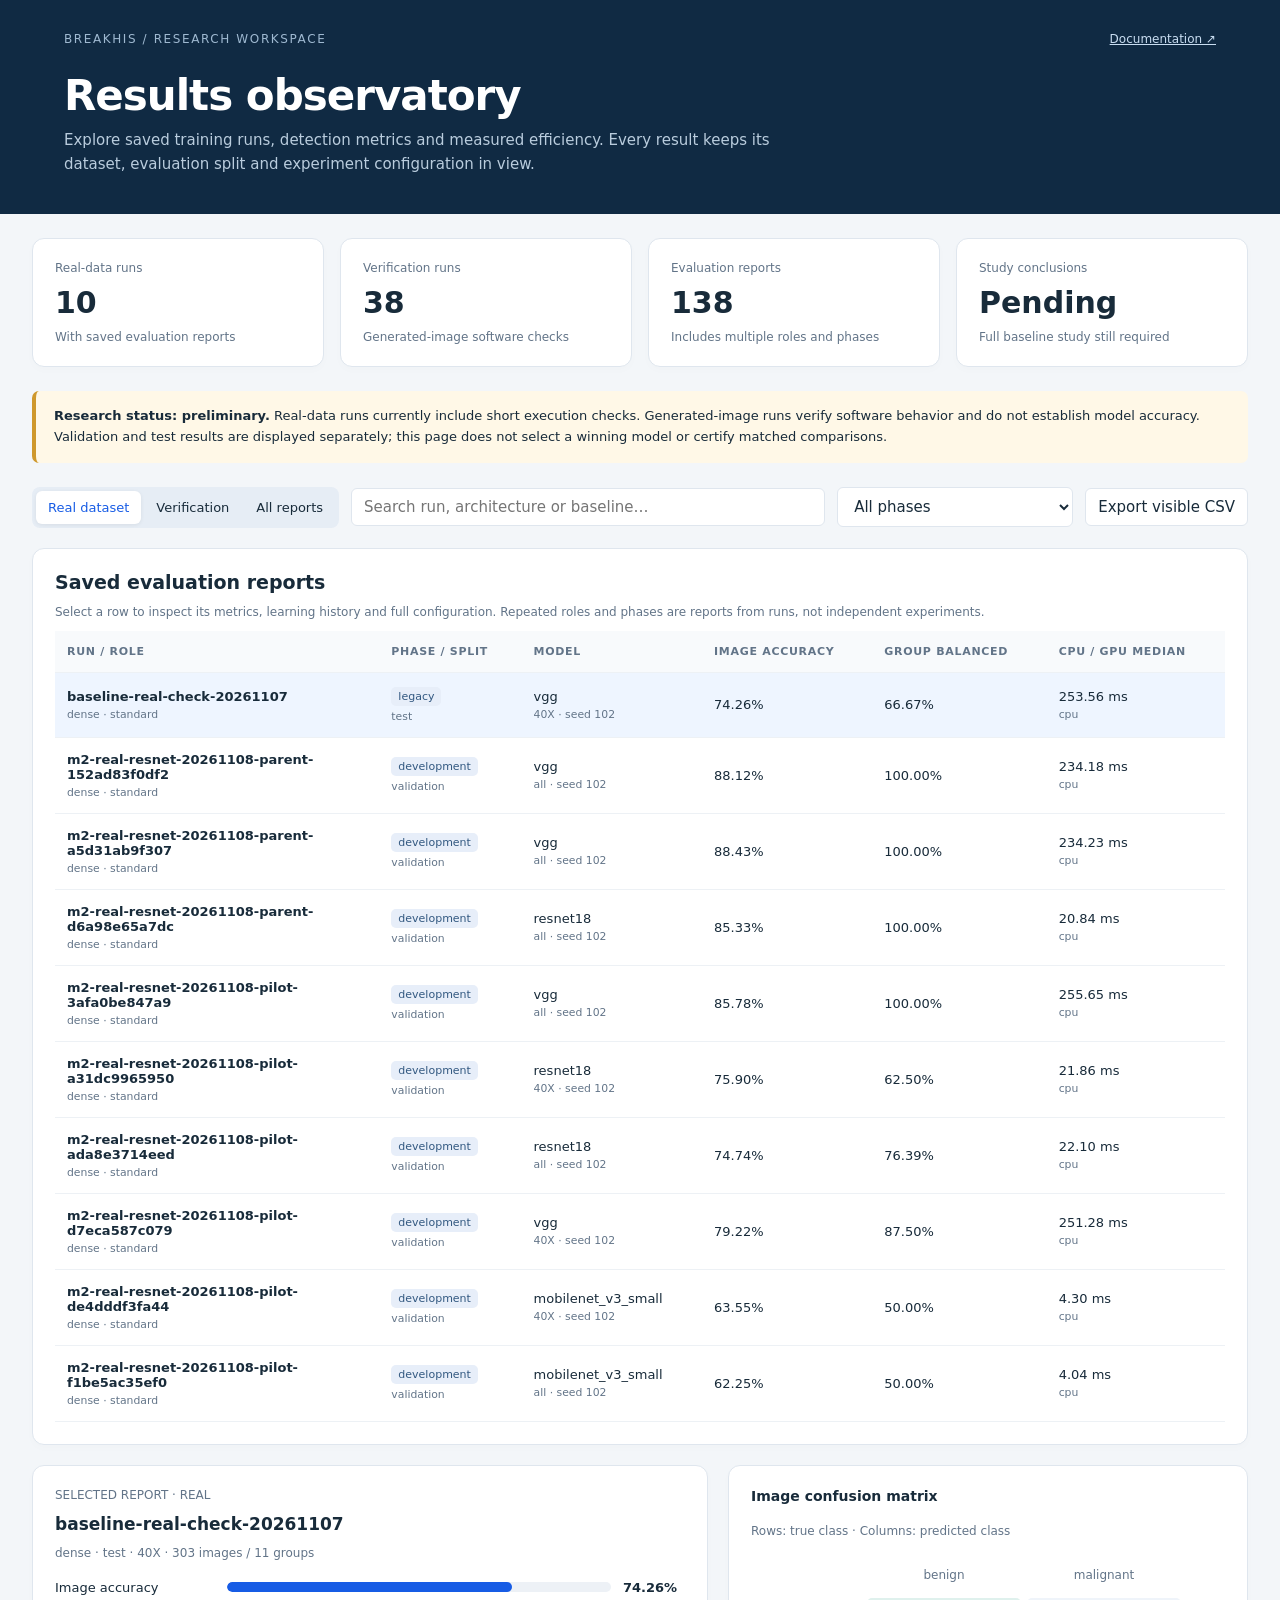
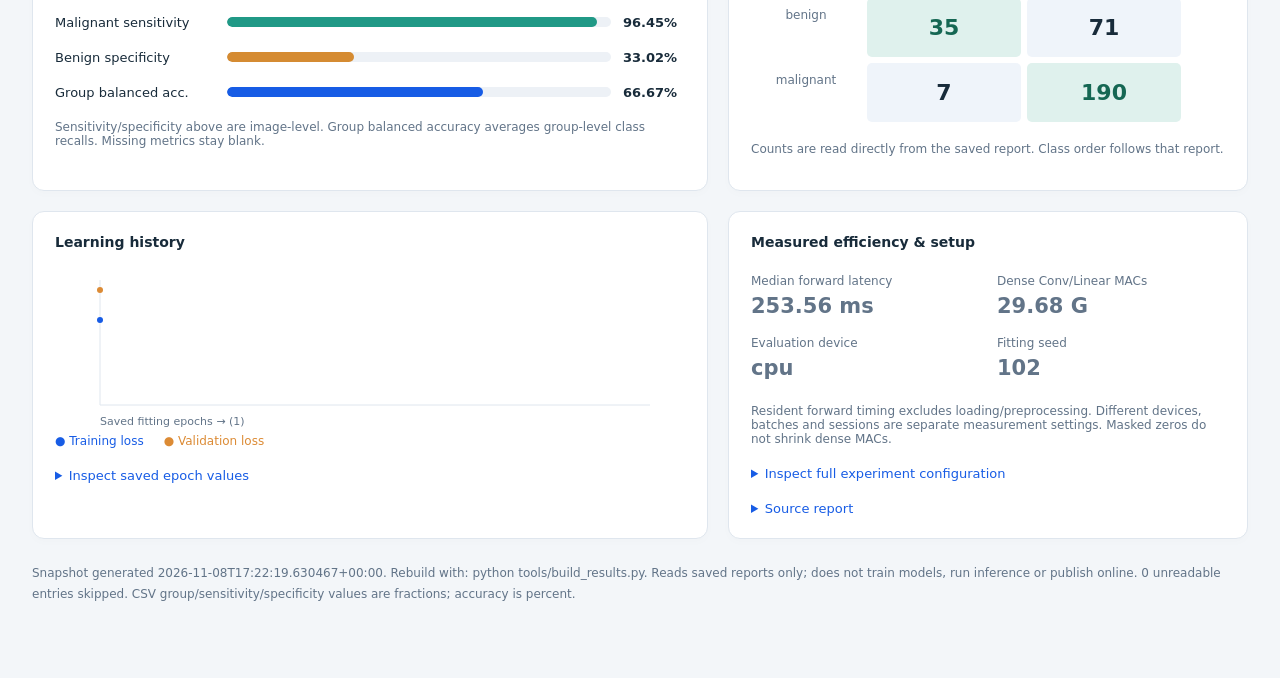
<file: docs/results.html>
<!doctype html>
<html lang="en"><head><meta charset="utf-8"><meta name="viewport" content="width=device-width,initial-scale=1"><title>BreaKHis · Results observatory</title>
<style>
:root{font-family:Segoe UI,system-ui,sans-serif;color:#182b3a;background:#f3f6f9;font-size:15px;--blue:#175ce5;--muted:#627488;--line:#dfE6ee}*{box-sizing:border-box}body{margin:0}header{background:#102a43;color:white;padding:32px max(5vw,24px) 38px;position:relative}nav{display:flex;justify-content:space-between;align-items:center;font-size:12px;letter-spacing:1.6px;color:#9fb9d1}nav a{color:#c9ddf1;letter-spacing:0}h1{font-size:clamp(28px,4vw,42px);margin:25px 0 8px;font-weight:650;letter-spacing:-1px}header p{color:#b9ccdd;max-width:760px;line-height:1.6;margin:0}main{max-width:1440px;margin:24px auto;padding:0 32px 48px}.summary{display:grid;grid-template-columns:repeat(4,1fr);gap:16px;margin:24px 0}.card,.panel{background:white;border:1px solid var(--line);border-radius:12px;padding:22px;box-shadow:0 3px 10px #102a4304}.card .number{font-size:30px;font-weight:650;margin:10px 0}.label,.subtle{color:var(--muted);font-size:12px}.notice{border-left:4px solid #cf982c;background:#fff8e7;padding:15px 18px;border-radius:7px;line-height:1.6;font-size:13px;margin-bottom:24px}.toolbar{display:flex;gap:12px;align-items:center;flex-wrap:wrap;margin:20px 0}.tabs{display:flex;background:#e6edf5;border-radius:8px;padding:4px;gap:3px}button,select,input{font:inherit;border-radius:6px;border:1px solid var(--line);background:white;padding:9px 12px;color:inherit}button{cursor:pointer}.tabs button{border:0;background:transparent;font-size:13px}.tabs button.active{background:white;color:var(--blue);box-shadow:0 1px 4px #0001}input{flex:1;min-width:180px}h2{font-size:19px;margin:0 0 7px}h3{font-size:14px;margin:0 0 20px}.scroll{overflow-x:auto}table{width:100%;border-collapse:collapse;text-align:left;font-size:13px}th{color:var(--muted);font-size:11px;text-transform:uppercase;letter-spacing:.7px;background:#f8fafc;white-space:nowrap}td,th{padding:14px 12px;border-bottom:1px solid #edf1f5}tbody tr{cursor:pointer}tbody tr:hover,tbody tr.selected{background:#eef5ff}td:first-child{max-width:275px;word-break:break-word}td small{display:block;color:var(--muted);margin-top:4px}.badge{display:inline-block;border-radius:5px;background:#e7eef9;color:#325880;padding:3px 7px;font-size:11px}.grid{display:grid;grid-template-columns:1.3fr 1fr;gap:20px;margin-top:20px}.barline{display:grid;grid-template-columns:160px 1fr 62px;gap:12px;align-items:center;margin:20px 0;font-size:13px}.track{height:10px;background:#edf1f6;border-radius:8px;overflow:hidden}.fill{height:100%;background:var(--blue);border-radius:8px}.metriclist{display:grid;grid-template-columns:1fr 1fr;gap:18px;margin:24px 0}.metriclist strong{display:block;font-size:21px;margin-top:6px}.matrix{display:grid;grid-template-columns:110px 1fr 1fr;gap:6px;max-width:430px;margin:20px 0;text-align:center}.cell{background:#eff4fa;padding:17px;border-radius:5px;font-size:22px;font-weight:600}.correct{background:#dff1ed;color:#156753}.axis{font-size:12px;color:var(--muted);padding:10px 2px}pre{background:#f7f9fc;padding:15px;overflow:auto;max-height:350px;font-size:12px;border-radius:7px;line-height:1.6}details{margin-top:20px}summary{cursor:pointer;color:var(--blue);font-size:13px}footer{font-size:12px;color:var(--muted);line-height:1.8;margin-top:24px}.empty{padding:35px;color:var(--muted);text-align:center}.run-title{overflow-wrap:anywhere;font-size:17px}a{color:var(--blue)}.spark{width:100%;height:160px}.legend{display:flex;gap:20px;font-size:12px;color:var(--muted)}@media(max-width:850px){main{padding:0 16px 30px}.summary{grid-template-columns:1fr 1fr}.grid{grid-template-columns:1fr}.barline{grid-template-columns:130px 1fr 58px}}@media print{header{background:white;color:black}header p{color:#333}.toolbar,nav a{display:none}.panel{break-inside:avoid}.scroll{overflow:visible}main{padding:0}.grid{display:block}}
</style></head><body>
<header><nav><span>BREAKHIS / RESEARCH WORKSPACE</span><a href="index.html">Documentation ↗</a></nav><h1>Results observatory</h1><p>Explore saved training runs, detection metrics and measured efficiency. Every result keeps its dataset, evaluation split and experiment configuration in view.</p></header>
<main><div class="summary" id="summary"></div><div class="notice"><b>Research status: preliminary.</b> Real-data runs currently include short execution checks. Generated-image runs verify software behavior and do not establish model accuracy. Validation and test results are displayed separately; this page does not select a winning model or certify matched comparisons.</div>
<div class="toolbar"><div class="tabs" aria-label="Dataset scope"><button class="active" data-scope="real">Real dataset</button><button data-scope="verification">Verification</button><button data-scope="all">All reports</button></div><input id="search" aria-label="Search runs" placeholder="Search run, architecture or baseline…"><select id="phase" aria-label="Evaluation phase"><option value="all">All phases</option><option value="development">Development · validation</option><option value="final">Final · test</option><option value="legacy">Legacy reports</option></select><button id="export">Export visible CSV</button></div>
<section class="panel"><h2>Saved evaluation reports</h2><p class="subtle">Select a row to inspect its metrics, learning history and full configuration. Repeated roles and phases are reports from runs, not independent experiments.</p><div class="scroll"><table><thead><tr><th>Run / role</th><th>Phase / split</th><th>Model</th><th>Image accuracy</th><th>Group balanced</th><th>CPU / GPU median</th></tr></thead><tbody id="rows"></tbody></table></div><div id="empty" class="empty" hidden>No saved reports match these filters.</div></section>
<div id="detail"></div><footer id="footer"></footer></main>
<script type="application/json" id="data">{"generated": "2026-11-08T17:22:19.630467+00:00", "records": [{"id": "baseline-real-check-20261107/legacy/dense.metrics", "run": "baseline-real-check-20261107", "category": "real", "phase": "legacy", "role": "dense", "split": "test", "model": "vgg", "magnification": "40X", "baseline": "standard", "ranking": null, "seed": 102, "accuracy": 74.25742574257426, "sensitivity": 0.9644670050761421, "specificity": 0.330188679245283, "group_balanced": 0.6666666666666666, "samples": 303, "groups": 11, "matrix": [[35, 71], [7, 190]], "classes": ["benign", "malignant"], "latency": 253.55595, "device": "cpu", "macs": 29681714176, "config": {"schema_version": 1, "name": "real-baseline-check", "data": {"manifest": "D:\\Sutanu_WorkSpace\\BreakHis\\BreakHisClassification\\artifacts\\data\\manifest.json", "source": "cancer_binary", "magnification": "40X", "data_root": "D:\\Sutanu_WorkSpace\\BreakHis\\Dataset\\dataset_cancer_v1\\classificacao_binaria"}, "training": {"model": "vgg", "epochs": 1, "batch_size": 32, "num_workers": 0, "device": "cuda", "seed": 102, "deterministic": true, "learning_rate": 0.0001, "optimizer": "adam", "weight_decay": 0.0001, "scheduler": "none", "selection_metric": "group_balanced_accuracy", "cpu_threads": 2}, "pruning": null, "evaluation": {"device": "cpu", "cpu_threads": 2, "batch_size": 1, "warmup": 50, "repeats": 200}}, "history": [{"epoch": 1, "training_loss": 0.4421433210372925, "validation_loss": 0.6072251193494682, "validation_accuracy_percent": 79.21686746987952, "selection_metric": "group_balanced_accuracy", "selection_score_percent": 87.5, "training_seconds": 11.231952300004195, "learning_rate": 0.0001, "stage": "train"}], "report": "baseline-real-check-20261107/dense.metrics.json"}, {"id": "m1-acceptance-52bd709f-channel/development/dense.metrics", "run": "m1-acceptance-52bd709f-channel", "category": "verification", "phase": "development", "role": "dense", "split": "validation", "model": "vgg", "magnification": "40X", "baseline": "standard", "ranking": null, "seed": 102, "accuracy": 50.0, "sensitivity": 0.0, "specificity": 1.0, "group_balanced": 0.5, "samples": 2, "groups": 2, "matrix": [[1, 0], [1, 0]], "classes": ["benign", "malignant"], "latency": 258.5653, "device": "cpu", "macs": 29681714176, "config": {"schema_version": 1, "name": "vgg-channel", "data": {"manifest": "D:\\Sutanu_WorkSpace\\BreakHis\\BreakHisClassification\\artifacts\\m1-5-public-smoke\\data\\manifest.json", "source": "cancer_binary", "magnification": "40X", "data_root": "D:\\Sutanu_WorkSpace\\BreakHis\\BreakHisClassification\\artifacts\\m1-5-public-smoke\\Dataset\\dataset_cancer_v1\\classificacao_binaria"}, "training": {"model": "vgg", "epochs": 1, "batch_size": 2, "num_workers": 0, "device": "cpu", "seed": 102, "deterministic": true, "learning_rate": 0.0001, "optimizer": "adam", "weight_decay": 0.0001, "scheduler": "none", "selection_metric": "group_balanced_accuracy", "cpu_threads": 2}, "pruning": {"method": "channel", "sparsity": 0.5, "finetune_epochs": 1}, "evaluation": {"device": "cpu", "cpu_threads": 2, "batch_size": 1, "warmup": 0, "repeats": 2}}, "history": [{"epoch": 1, "training_loss": 0.7806086540222168, "validation_loss": 0.6931692957878113, "validation_accuracy_percent": 50.0, "selection_metric": "group_balanced_accuracy", "selection_score_percent": 50.0, "training_seconds": 5.9443428999511525, "validation_seconds": 0.496964999998454, "optimizer_steps": 4, "learning_rate": 0.0001, "next_learning_rate": 0.0001, "stage": "train"}, {"epoch": 1, "training_loss": 0.7763758897781372, "validation_loss": 0.6931558847427368, "validation_accuracy_percent": 50.0, "selection_metric": "group_balanced_accuracy", "selection_score_percent": 50.0, "training_seconds": 1.8164523000014015, "validation_seconds": 0.15382449998287484, "optimizer_steps": 4, "learning_rate": 0.0001, "next_learning_rate": 0.0001, "stage": "finetune"}], "report": "m1-acceptance-52bd709f-channel/development/dense.metrics.json"}, {"id": "m1-acceptance-52bd709f-channel/development/finetuned.metrics", "run": "m1-acceptance-52bd709f-channel", "category": "verification", "phase": "development", "role": "finetuned", "split": "validation", "model": "vgg", "magnification": "40X", "baseline": "standard", "ranking": null, "seed": 102, "accuracy": 50.0, "sensitivity": 0.0, "specificity": 1.0, "group_balanced": 0.5, "samples": 2, "groups": 2, "matrix": [[1, 0], [1, 0]], "classes": ["benign", "malignant"], "latency": 71.6473, "device": "cpu", "macs": 7442104832, "config": {"schema_version": 1, "name": "vgg-channel", "data": {"manifest": "D:\\Sutanu_WorkSpace\\BreakHis\\BreakHisClassification\\artifacts\\m1-5-public-smoke\\data\\manifest.json", "source": "cancer_binary", "magnification": "40X", "data_root": "D:\\Sutanu_WorkSpace\\BreakHis\\BreakHisClassification\\artifacts\\m1-5-public-smoke\\Dataset\\dataset_cancer_v1\\classificacao_binaria"}, "training": {"model": "vgg", "epochs": 1, "batch_size": 2, "num_workers": 0, "device": "cpu", "seed": 102, "deterministic": true, "learning_rate": 0.0001, "optimizer": "adam", "weight_decay": 0.0001, "scheduler": "none", "selection_metric": "group_balanced_accuracy", "cpu_threads": 2}, "pruning": {"method": "channel", "sparsity": 0.5, "finetune_epochs": 1}, "evaluation": {"device": "cpu", "cpu_threads": 2, "batch_size": 1, "warmup": 0, "repeats": 2}}, "history": [{"epoch": 1, "training_loss": 0.7806086540222168, "validation_loss": 0.6931692957878113, "validation_accuracy_percent": 50.0, "selection_metric": "group_balanced_accuracy", "selection_score_percent": 50.0, "training_seconds": 5.9443428999511525, "validation_seconds": 0.496964999998454, "optimizer_steps": 4, "learning_rate": 0.0001, "next_learning_rate": 0.0001, "stage": "train"}, {"epoch": 1, "training_loss": 0.7763758897781372, "validation_loss": 0.6931558847427368, "validation_accuracy_percent": 50.0, "selection_metric": "group_balanced_accuracy", "selection_score_percent": 50.0, "training_seconds": 1.8164523000014015, "validation_seconds": 0.15382449998287484, "optimizer_steps": 4, "learning_rate": 0.0001, "next_learning_rate": 0.0001, "stage": "finetune"}], "report": "m1-acceptance-52bd709f-channel/development/finetuned.metrics.json"}, {"id": "m1-acceptance-52bd709f-channel/development/pruned.metrics", "run": "m1-acceptance-52bd709f-channel", "category": "verification", "phase": "development", "role": "pruned", "split": "validation", "model": "vgg", "magnification": "40X", "baseline": "standard", "ranking": null, "seed": 102, "accuracy": 50.0, "sensitivity": 1.0, "specificity": 0.0, "group_balanced": 0.5, "samples": 2, "groups": 2, "matrix": [[0, 1], [0, 1]], "classes": ["benign", "malignant"], "latency": 74.50805, "device": "cpu", "macs": 7442104832, "config": {"schema_version": 1, "name": "vgg-channel", "data": {"manifest": "D:\\Sutanu_WorkSpace\\BreakHis\\BreakHisClassification\\artifacts\\m1-5-public-smoke\\data\\manifest.json", "source": "cancer_binary", "magnification": "40X", "data_root": "D:\\Sutanu_WorkSpace\\BreakHis\\BreakHisClassification\\artifacts\\m1-5-public-smoke\\Dataset\\dataset_cancer_v1\\classificacao_binaria"}, "training": {"model": "vgg", "epochs": 1, "batch_size": 2, "num_workers": 0, "device": "cpu", "seed": 102, "deterministic": true, "learning_rate": 0.0001, "optimizer": "adam", "weight_decay": 0.0001, "scheduler": "none", "selection_metric": "group_balanced_accuracy", "cpu_threads": 2}, "pruning": {"method": "channel", "sparsity": 0.5, "finetune_epochs": 1}, "evaluation": {"device": "cpu", "cpu_threads": 2, "batch_size": 1, "warmup": 0, "repeats": 2}}, "history": [{"epoch": 1, "training_loss": 0.7806086540222168, "validation_loss": 0.6931692957878113, "validation_accuracy_percent": 50.0, "selection_metric": "group_balanced_accuracy", "selection_score_percent": 50.0, "training_seconds": 5.9443428999511525, "validation_seconds": 0.496964999998454, "optimizer_steps": 4, "learning_rate": 0.0001, "next_learning_rate": 0.0001, "stage": "train"}, {"epoch": 1, "training_loss": 0.7763758897781372, "validation_loss": 0.6931558847427368, "validation_accuracy_percent": 50.0, "selection_metric": "group_balanced_accuracy", "selection_score_percent": 50.0, "training_seconds": 1.8164523000014015, "validation_seconds": 0.15382449998287484, "optimizer_steps": 4, "learning_rate": 0.0001, "next_learning_rate": 0.0001, "stage": "finetune"}], "report": "m1-acceptance-52bd709f-channel/development/pruned.metrics.json"}, {"id": "m1-acceptance-52bd709f-channel/final/dense.metrics", "run": "m1-acceptance-52bd709f-channel", "category": "verification", "phase": "final", "role": "dense", "split": "test", "model": "vgg", "magnification": "40X", "baseline": "standard", "ranking": null, "seed": 102, "accuracy": 50.0, "sensitivity": 0.0, "specificity": 1.0, "group_balanced": 0.5, "samples": 2, "groups": 2, "matrix": [[1, 0], [1, 0]], "classes": ["benign", "malignant"], "latency": 284.4395, "device": "cpu", "macs": 29681714176, "config": {"schema_version": 1, "name": "vgg-channel", "data": {"manifest": "D:\\Sutanu_WorkSpace\\BreakHis\\BreakHisClassification\\artifacts\\m1-5-public-smoke\\data\\manifest.json", "source": "cancer_binary", "magnification": "40X", "data_root": "D:\\Sutanu_WorkSpace\\BreakHis\\BreakHisClassification\\artifacts\\m1-5-public-smoke\\Dataset\\dataset_cancer_v1\\classificacao_binaria"}, "training": {"model": "vgg", "epochs": 1, "batch_size": 2, "num_workers": 0, "device": "cpu", "seed": 102, "deterministic": true, "learning_rate": 0.0001, "optimizer": "adam", "weight_decay": 0.0001, "scheduler": "none", "selection_metric": "group_balanced_accuracy", "cpu_threads": 2}, "pruning": {"method": "channel", "sparsity": 0.5, "finetune_epochs": 1}, "evaluation": {"device": "cpu", "cpu_threads": 2, "batch_size": 1, "warmup": 0, "repeats": 2}}, "history": [{"epoch": 1, "training_loss": 0.7806086540222168, "validation_loss": 0.6931692957878113, "validation_accuracy_percent": 50.0, "selection_metric": "group_balanced_accuracy", "selection_score_percent": 50.0, "training_seconds": 5.9443428999511525, "validation_seconds": 0.496964999998454, "optimizer_steps": 4, "learning_rate": 0.0001, "next_learning_rate": 0.0001, "stage": "train"}, {"epoch": 1, "training_loss": 0.7763758897781372, "validation_loss": 0.6931558847427368, "validation_accuracy_percent": 50.0, "selection_metric": "group_balanced_accuracy", "selection_score_percent": 50.0, "training_seconds": 1.8164523000014015, "validation_seconds": 0.15382449998287484, "optimizer_steps": 4, "learning_rate": 0.0001, "next_learning_rate": 0.0001, "stage": "finetune"}], "report": "m1-acceptance-52bd709f-channel/final/dense.metrics.json"}, {"id": "m1-acceptance-52bd709f-channel/final/finetuned.metrics", "run": "m1-acceptance-52bd709f-channel", "category": "verification", "phase": "final", "role": "finetuned", "split": "test", "model": "vgg", "magnification": "40X", "baseline": "standard", "ranking": null, "seed": 102, "accuracy": 50.0, "sensitivity": 0.0, "specificity": 1.0, "group_balanced": 0.5, "samples": 2, "groups": 2, "matrix": [[1, 0], [1, 0]], "classes": ["benign", "malignant"], "latency": 71.43084999999999, "device": "cpu", "macs": 7442104832, "config": {"schema_version": 1, "name": "vgg-channel", "data": {"manifest": "D:\\Sutanu_WorkSpace\\BreakHis\\BreakHisClassification\\artifacts\\m1-5-public-smoke\\data\\manifest.json", "source": "cancer_binary", "magnification": "40X", "data_root": "D:\\Sutanu_WorkSpace\\BreakHis\\BreakHisClassification\\artifacts\\m1-5-public-smoke\\Dataset\\dataset_cancer_v1\\classificacao_binaria"}, "training": {"model": "vgg", "epochs": 1, "batch_size": 2, "num_workers": 0, "device": "cpu", "seed": 102, "deterministic": true, "learning_rate": 0.0001, "optimizer": "adam", "weight_decay": 0.0001, "scheduler": "none", "selection_metric": "group_balanced_accuracy", "cpu_threads": 2}, "pruning": {"method": "channel", "sparsity": 0.5, "finetune_epochs": 1}, "evaluation": {"device": "cpu", "cpu_threads": 2, "batch_size": 1, "warmup": 0, "repeats": 2}}, "history": [{"epoch": 1, "training_loss": 0.7806086540222168, "validation_loss": 0.6931692957878113, "validation_accuracy_percent": 50.0, "selection_metric": "group_balanced_accuracy", "selection_score_percent": 50.0, "training_seconds": 5.9443428999511525, "validation_seconds": 0.496964999998454, "optimizer_steps": 4, "learning_rate": 0.0001, "next_learning_rate": 0.0001, "stage": "train"}, {"epoch": 1, "training_loss": 0.7763758897781372, "validation_loss": 0.6931558847427368, "validation_accuracy_percent": 50.0, "selection_metric": "group_balanced_accuracy", "selection_score_percent": 50.0, "training_seconds": 1.8164523000014015, "validation_seconds": 0.15382449998287484, "optimizer_steps": 4, "learning_rate": 0.0001, "next_learning_rate": 0.0001, "stage": "finetune"}], "report": "m1-acceptance-52bd709f-channel/final/finetuned.metrics.json"}, {"id": "m1-acceptance-52bd709f-channel/final/pruned.metrics", "run": "m1-acceptance-52bd709f-channel", "category": "verification", "phase": "final", "role": "pruned", "split": "test", "model": "vgg", "magnification": "40X", "baseline": "standard", "ranking": null, "seed": 102, "accuracy": 50.0, "sensitivity": 1.0, "specificity": 0.0, "group_balanced": 0.5, "samples": 2, "groups": 2, "matrix": [[0, 1], [0, 1]], "classes": ["benign", "malignant"], "latency": 72.21465, "device": "cpu", "macs": 7442104832, "config": {"schema_version": 1, "name": "vgg-channel", "data": {"manifest": "D:\\Sutanu_WorkSpace\\BreakHis\\BreakHisClassification\\artifacts\\m1-5-public-smoke\\data\\manifest.json", "source": "cancer_binary", "magnification": "40X", "data_root": "D:\\Sutanu_WorkSpace\\BreakHis\\BreakHisClassification\\artifacts\\m1-5-public-smoke\\Dataset\\dataset_cancer_v1\\classificacao_binaria"}, "training": {"model": "vgg", "epochs": 1, "batch_size": 2, "num_workers": 0, "device": "cpu", "seed": 102, "deterministic": true, "learning_rate": 0.0001, "optimizer": "adam", "weight_decay": 0.0001, "scheduler": "none", "selection_metric": "group_balanced_accuracy", "cpu_threads": 2}, "pruning": {"method": "channel", "sparsity": 0.5, "finetune_epochs": 1}, "evaluation": {"device": "cpu", "cpu_threads": 2, "batch_size": 1, "warmup": 0, "repeats": 2}}, "history": [{"epoch": 1, "training_loss": 0.7806086540222168, "validation_loss": 0.6931692957878113, "validation_accuracy_percent": 50.0, "selection_metric": "group_balanced_accuracy", "selection_score_percent": 50.0, "training_seconds": 5.9443428999511525, "validation_seconds": 0.496964999998454, "optimizer_steps": 4, "learning_rate": 0.0001, "next_learning_rate": 0.0001, "stage": "train"}, {"epoch": 1, "training_loss": 0.7763758897781372, "validation_loss": 0.6931558847427368, "validation_accuracy_percent": 50.0, "selection_metric": "group_balanced_accuracy", "selection_score_percent": 50.0, "training_seconds": 1.8164523000014015, "validation_seconds": 0.15382449998287484, "optimizer_steps": 4, "learning_rate": 0.0001, "next_learning_rate": 0.0001, "stage": "finetune"}], "report": "m1-acceptance-52bd709f-channel/final/pruned.metrics.json"}, {"id": "m1-acceptance-52bd709f-dense/development/dense.metrics", "run": "m1-acceptance-52bd709f-dense", "category": "verification", "phase": "development", "role": "dense", "split": "validation", "model": "vgg", "magnification": "40X", "baseline": "standard", "ranking": null, "seed": 102, "accuracy": 50.0, "sensitivity": 0.0, "specificity": 1.0, "group_balanced": 0.5, "samples": 2, "groups": 2, "matrix": [[1, 0], [1, 0]], "classes": ["benign", "malignant"], "latency": 252.0692, "device": "cpu", "macs": 29681714176, "config": {"schema_version": 1, "name": "vgg-baseline", "data": {"manifest": "D:\\Sutanu_WorkSpace\\BreakHis\\BreakHisClassification\\artifacts\\m1-5-public-smoke\\data\\manifest.json", "source": "cancer_binary", "magnification": "40X", "data_root": "D:\\Sutanu_WorkSpace\\BreakHis\\BreakHisClassification\\artifacts\\m1-5-public-smoke\\Dataset\\dataset_cancer_v1\\classificacao_binaria"}, "training": {"model": "vgg", "epochs": 1, "batch_size": 2, "num_workers": 0, "device": "cpu", "seed": 102, "deterministic": true, "learning_rate": 0.0001, "optimizer": "adam", "weight_decay": 0.0001, "scheduler": "none", "selection_metric": "group_balanced_accuracy", "cpu_threads": 2}, "pruning": null, "evaluation": {"device": "cpu", "cpu_threads": 2, "batch_size": 1, "warmup": 0, "repeats": 2}}, "history": [{"epoch": 1, "training_loss": 0.7806086540222168, "validation_loss": 0.6931692957878113, "validation_accuracy_percent": 50.0, "selection_metric": "group_balanced_accuracy", "selection_score_percent": 50.0, "training_seconds": 5.8594461000175215, "validation_seconds": 0.47908750001806766, "optimizer_steps": 4, "learning_rate": 0.0001, "next_learning_rate": 0.0001, "stage": "train"}], "report": "m1-acceptance-52bd709f-dense/development/dense.metrics.json"}, {"id": "m1-acceptance-52bd709f-dense/final/dense.metrics", "run": "m1-acceptance-52bd709f-dense", "category": "verification", "phase": "final", "role": "dense", "split": "test", "model": "vgg", "magnification": "40X", "baseline": "standard", "ranking": null, "seed": 102, "accuracy": 50.0, "sensitivity": 0.0, "specificity": 1.0, "group_balanced": 0.5, "samples": 2, "groups": 2, "matrix": [[1, 0], [1, 0]], "classes": ["benign", "malignant"], "latency": 254.4982, "device": "cpu", "macs": 29681714176, "config": {"schema_version": 1, "name": "vgg-baseline", "data": {"manifest": "D:\\Sutanu_WorkSpace\\BreakHis\\BreakHisClassification\\artifacts\\m1-5-public-smoke\\data\\manifest.json", "source": "cancer_binary", "magnification": "40X", "data_root": "D:\\Sutanu_WorkSpace\\BreakHis\\BreakHisClassification\\artifacts\\m1-5-public-smoke\\Dataset\\dataset_cancer_v1\\classificacao_binaria"}, "training": {"model": "vgg", "epochs": 1, "batch_size": 2, "num_workers": 0, "device": "cpu", "seed": 102, "deterministic": true, "learning_rate": 0.0001, "optimizer": "adam", "weight_decay": 0.0001, "scheduler": "none", "selection_metric": "group_balanced_accuracy", "cpu_threads": 2}, "pruning": null, "evaluation": {"device": "cpu", "cpu_threads": 2, "batch_size": 1, "warmup": 0, "repeats": 2}}, "history": [{"epoch": 1, "training_loss": 0.7806086540222168, "validation_loss": 0.6931692957878113, "validation_accuracy_percent": 50.0, "selection_metric": "group_balanced_accuracy", "selection_score_percent": 50.0, "training_seconds": 5.8594461000175215, "validation_seconds": 0.47908750001806766, "optimizer_steps": 4, "learning_rate": 0.0001, "next_learning_rate": 0.0001, "stage": "train"}], "report": "m1-acceptance-52bd709f-dense/final/dense.metrics.json"}, {"id": "m1-acceptance-52bd709f-mask/development/dense.metrics", "run": "m1-acceptance-52bd709f-mask", "category": "verification", "phase": "development", "role": "dense", "split": "validation", "model": "vgg", "magnification": "40X", "baseline": "standard", "ranking": null, "seed": 102, "accuracy": 50.0, "sensitivity": 0.0, "specificity": 1.0, "group_balanced": 0.5, "samples": 2, "groups": 2, "matrix": [[1, 0], [1, 0]], "classes": ["benign", "malignant"], "latency": 264.53945, "device": "cpu", "macs": 29681714176, "config": {"schema_version": 1, "name": "vgg-channel", "data": {"manifest": "D:\\Sutanu_WorkSpace\\BreakHis\\BreakHisClassification\\artifacts\\m1-5-public-smoke\\data\\manifest.json", "source": "cancer_binary", "magnification": "40X", "data_root": "D:\\Sutanu_WorkSpace\\BreakHis\\BreakHisClassification\\artifacts\\m1-5-public-smoke\\Dataset\\dataset_cancer_v1\\classificacao_binaria"}, "training": {"model": "vgg", "epochs": 1, "batch_size": 2, "num_workers": 0, "device": "cpu", "seed": 102, "deterministic": true, "learning_rate": 0.0001, "optimizer": "adam", "weight_decay": 0.0001, "scheduler": "none", "selection_metric": "group_balanced_accuracy", "cpu_threads": 2}, "pruning": {"method": "unstructured", "sparsity": 0.5, "finetune_epochs": 1}, "evaluation": {"device": "cpu", "cpu_threads": 2, "batch_size": 1, "warmup": 0, "repeats": 2}}, "history": [{"epoch": 1, "training_loss": 0.7806086540222168, "validation_loss": 0.6931692957878113, "validation_accuracy_percent": 50.0, "selection_metric": "group_balanced_accuracy", "selection_score_percent": 50.0, "training_seconds": 5.790839699970093, "validation_seconds": 0.47943400003714487, "optimizer_steps": 4, "learning_rate": 0.0001, "next_learning_rate": 0.0001, "stage": "train"}, {"epoch": 1, "training_loss": 0.7121619582176208, "validation_loss": 0.6933128237724304, "validation_accuracy_percent": 50.0, "selection_metric": "group_balanced_accuracy", "selection_score_percent": 50.0, "training_seconds": 6.391630699974485, "validation_seconds": 0.4935810000170022, "optimizer_steps": 4, "learning_rate": 0.0001, "next_learning_rate": 0.0001, "stage": "finetune"}], "report": "m1-acceptance-52bd709f-mask/development/dense.metrics.json"}, {"id": "m1-acceptance-52bd709f-mask/development/finetuned.metrics", "run": "m1-acceptance-52bd709f-mask", "category": "verification", "phase": "development", "role": "finetuned", "split": "validation", "model": "vgg", "magnification": "40X", "baseline": "standard", "ranking": null, "seed": 102, "accuracy": 50.0, "sensitivity": 0.0, "specificity": 1.0, "group_balanced": 0.5, "samples": 2, "groups": 2, "matrix": [[1, 0], [1, 0]], "classes": ["benign", "malignant"], "latency": 277.51945, "device": "cpu", "macs": 29681714176, "config": {"schema_version": 1, "name": "vgg-channel", "data": {"manifest": "D:\\Sutanu_WorkSpace\\BreakHis\\BreakHisClassification\\artifacts\\m1-5-public-smoke\\data\\manifest.json", "source": "cancer_binary", "magnification": "40X", "data_root": "D:\\Sutanu_WorkSpace\\BreakHis\\BreakHisClassification\\artifacts\\m1-5-public-smoke\\Dataset\\dataset_cancer_v1\\classificacao_binaria"}, "training": {"model": "vgg", "epochs": 1, "batch_size": 2, "num_workers": 0, "device": "cpu", "seed": 102, "deterministic": true, "learning_rate": 0.0001, "optimizer": "adam", "weight_decay": 0.0001, "scheduler": "none", "selection_metric": "group_balanced_accuracy", "cpu_threads": 2}, "pruning": {"method": "unstructured", "sparsity": 0.5, "finetune_epochs": 1}, "evaluation": {"device": "cpu", "cpu_threads": 2, "batch_size": 1, "warmup": 0, "repeats": 2}}, "history": [{"epoch": 1, "training_loss": 0.7806086540222168, "validation_loss": 0.6931692957878113, "validation_accuracy_percent": 50.0, "selection_metric": "group_balanced_accuracy", "selection_score_percent": 50.0, "training_seconds": 5.790839699970093, "validation_seconds": 0.47943400003714487, "optimizer_steps": 4, "learning_rate": 0.0001, "next_learning_rate": 0.0001, "stage": "train"}, {"epoch": 1, "training_loss": 0.7121619582176208, "validation_loss": 0.6933128237724304, "validation_accuracy_percent": 50.0, "selection_metric": "group_balanced_accuracy", "selection_score_percent": 50.0, "training_seconds": 6.391630699974485, "validation_seconds": 0.4935810000170022, "optimizer_steps": 4, "learning_rate": 0.0001, "next_learning_rate": 0.0001, "stage": "finetune"}], "report": "m1-acceptance-52bd709f-mask/development/finetuned.metrics.json"}, {"id": "m1-acceptance-52bd709f-mask/development/pruned.metrics", "run": "m1-acceptance-52bd709f-mask", "category": "verification", "phase": "development", "role": "pruned", "split": "validation", "model": "vgg", "magnification": "40X", "baseline": "standard", "ranking": null, "seed": 102, "accuracy": 50.0, "sensitivity": 0.0, "specificity": 1.0, "group_balanced": 0.5, "samples": 2, "groups": 2, "matrix": [[1, 0], [1, 0]], "classes": ["benign", "malignant"], "latency": 280.96645, "device": "cpu", "macs": 29681714176, "config": {"schema_version": 1, "name": "vgg-channel", "data": {"manifest": "D:\\Sutanu_WorkSpace\\BreakHis\\BreakHisClassification\\artifacts\\m1-5-public-smoke\\data\\manifest.json", "source": "cancer_binary", "magnification": "40X", "data_root": "D:\\Sutanu_WorkSpace\\BreakHis\\BreakHisClassification\\artifacts\\m1-5-public-smoke\\Dataset\\dataset_cancer_v1\\classificacao_binaria"}, "training": {"model": "vgg", "epochs": 1, "batch_size": 2, "num_workers": 0, "device": "cpu", "seed": 102, "deterministic": true, "learning_rate": 0.0001, "optimizer": "adam", "weight_decay": 0.0001, "scheduler": "none", "selection_metric": "group_balanced_accuracy", "cpu_threads": 2}, "pruning": {"method": "unstructured", "sparsity": 0.5, "finetune_epochs": 1}, "evaluation": {"device": "cpu", "cpu_threads": 2, "batch_size": 1, "warmup": 0, "repeats": 2}}, "history": [{"epoch": 1, "training_loss": 0.7806086540222168, "validation_loss": 0.6931692957878113, "validation_accuracy_percent": 50.0, "selection_metric": "group_balanced_accuracy", "selection_score_percent": 50.0, "training_seconds": 5.790839699970093, "validation_seconds": 0.47943400003714487, "optimizer_steps": 4, "learning_rate": 0.0001, "next_learning_rate": 0.0001, "stage": "train"}, {"epoch": 1, "training_loss": 0.7121619582176208, "validation_loss": 0.6933128237724304, "validation_accuracy_percent": 50.0, "selection_metric": "group_balanced_accuracy", "selection_score_percent": 50.0, "training_seconds": 6.391630699974485, "validation_seconds": 0.4935810000170022, "optimizer_steps": 4, "learning_rate": 0.0001, "next_learning_rate": 0.0001, "stage": "finetune"}], "report": "m1-acceptance-52bd709f-mask/development/pruned.metrics.json"}, {"id": "m1-acceptance-52bd709f-mask/final/dense.metrics", "run": "m1-acceptance-52bd709f-mask", "category": "verification", "phase": "final", "role": "dense", "split": "test", "model": "vgg", "magnification": "40X", "baseline": "standard", "ranking": null, "seed": 102, "accuracy": 50.0, "sensitivity": 0.0, "specificity": 1.0, "group_balanced": 0.5, "samples": 2, "groups": 2, "matrix": [[1, 0], [1, 0]], "classes": ["benign", "malignant"], "latency": 260.552, "device": "cpu", "macs": 29681714176, "config": {"schema_version": 1, "name": "vgg-channel", "data": {"manifest": "D:\\Sutanu_WorkSpace\\BreakHis\\BreakHisClassification\\artifacts\\m1-5-public-smoke\\data\\manifest.json", "source": "cancer_binary", "magnification": "40X", "data_root": "D:\\Sutanu_WorkSpace\\BreakHis\\BreakHisClassification\\artifacts\\m1-5-public-smoke\\Dataset\\dataset_cancer_v1\\classificacao_binaria"}, "training": {"model": "vgg", "epochs": 1, "batch_size": 2, "num_workers": 0, "device": "cpu", "seed": 102, "deterministic": true, "learning_rate": 0.0001, "optimizer": "adam", "weight_decay": 0.0001, "scheduler": "none", "selection_metric": "group_balanced_accuracy", "cpu_threads": 2}, "pruning": {"method": "unstructured", "sparsity": 0.5, "finetune_epochs": 1}, "evaluation": {"device": "cpu", "cpu_threads": 2, "batch_size": 1, "warmup": 0, "repeats": 2}}, "history": [{"epoch": 1, "training_loss": 0.7806086540222168, "validation_loss": 0.6931692957878113, "validation_accuracy_percent": 50.0, "selection_metric": "group_balanced_accuracy", "selection_score_percent": 50.0, "training_seconds": 5.790839699970093, "validation_seconds": 0.47943400003714487, "optimizer_steps": 4, "learning_rate": 0.0001, "next_learning_rate": 0.0001, "stage": "train"}, {"epoch": 1, "training_loss": 0.7121619582176208, "validation_loss": 0.6933128237724304, "validation_accuracy_percent": 50.0, "selection_metric": "group_balanced_accuracy", "selection_score_percent": 50.0, "training_seconds": 6.391630699974485, "validation_seconds": 0.4935810000170022, "optimizer_steps": 4, "learning_rate": 0.0001, "next_learning_rate": 0.0001, "stage": "finetune"}], "report": "m1-acceptance-52bd709f-mask/final/dense.metrics.json"}, {"id": "m1-acceptance-52bd709f-mask/final/finetuned.metrics", "run": "m1-acceptance-52bd709f-mask", "category": "verification", "phase": "final", "role": "finetuned", "split": "test", "model": "vgg", "magnification": "40X", "baseline": "standard", "ranking": null, "seed": 102, "accuracy": 50.0, "sensitivity": 0.0, "specificity": 1.0, "group_balanced": 0.5, "samples": 2, "groups": 2, "matrix": [[1, 0], [1, 0]], "classes": ["benign", "malignant"], "latency": 275.4157, "device": "cpu", "macs": 29681714176, "config": {"schema_version": 1, "name": "vgg-channel", "data": {"manifest": "D:\\Sutanu_WorkSpace\\BreakHis\\BreakHisClassification\\artifacts\\m1-5-public-smoke\\data\\manifest.json", "source": "cancer_binary", "magnification": "40X", "data_root": "D:\\Sutanu_WorkSpace\\BreakHis\\BreakHisClassification\\artifacts\\m1-5-public-smoke\\Dataset\\dataset_cancer_v1\\classificacao_binaria"}, "training": {"model": "vgg", "epochs": 1, "batch_size": 2, "num_workers": 0, "device": "cpu", "seed": 102, "deterministic": true, "learning_rate": 0.0001, "optimizer": "adam", "weight_decay": 0.0001, "scheduler": "none", "selection_metric": "group_balanced_accuracy", "cpu_threads": 2}, "pruning": {"method": "unstructured", "sparsity": 0.5, "finetune_epochs": 1}, "evaluation": {"device": "cpu", "cpu_threads": 2, "batch_size": 1, "warmup": 0, "repeats": 2}}, "history": [{"epoch": 1, "training_loss": 0.7806086540222168, "validation_loss": 0.6931692957878113, "validation_accuracy_percent": 50.0, "selection_metric": "group_balanced_accuracy", "selection_score_percent": 50.0, "training_seconds": 5.790839699970093, "validation_seconds": 0.47943400003714487, "optimizer_steps": 4, "learning_rate": 0.0001, "next_learning_rate": 0.0001, "stage": "train"}, {"epoch": 1, "training_loss": 0.7121619582176208, "validation_loss": 0.6933128237724304, "validation_accuracy_percent": 50.0, "selection_metric": "group_balanced_accuracy", "selection_score_percent": 50.0, "training_seconds": 6.391630699974485, "validation_seconds": 0.4935810000170022, "optimizer_steps": 4, "learning_rate": 0.0001, "next_learning_rate": 0.0001, "stage": "finetune"}], "report": "m1-acceptance-52bd709f-mask/final/finetuned.metrics.json"}, {"id": "m1-acceptance-52bd709f-mask/final/pruned.metrics", "run": "m1-acceptance-52bd709f-mask", "category": "verification", "phase": "final", "role": "pruned", "split": "test", "model": "vgg", "magnification": "40X", "baseline": "standard", "ranking": null, "seed": 102, "accuracy": 50.0, "sensitivity": 0.0, "specificity": 1.0, "group_balanced": 0.5, "samples": 2, "groups": 2, "matrix": [[1, 0], [1, 0]], "classes": ["benign", "malignant"], "latency": 273.8613, "device": "cpu", "macs": 29681714176, "config": {"schema_version": 1, "name": "vgg-channel", "data": {"manifest": "D:\\Sutanu_WorkSpace\\BreakHis\\BreakHisClassification\\artifacts\\m1-5-public-smoke\\data\\manifest.json", "source": "cancer_binary", "magnification": "40X", "data_root": "D:\\Sutanu_WorkSpace\\BreakHis\\BreakHisClassification\\artifacts\\m1-5-public-smoke\\Dataset\\dataset_cancer_v1\\classificacao_binaria"}, "training": {"model": "vgg", "epochs": 1, "batch_size": 2, "num_workers": 0, "device": "cpu", "seed": 102, "deterministic": true, "learning_rate": 0.0001, "optimizer": "adam", "weight_decay": 0.0001, "scheduler": "none", "selection_metric": "group_balanced_accuracy", "cpu_threads": 2}, "pruning": {"method": "unstructured", "sparsity": 0.5, "finetune_epochs": 1}, "evaluation": {"device": "cpu", "cpu_threads": 2, "batch_size": 1, "warmup": 0, "repeats": 2}}, "history": [{"epoch": 1, "training_loss": 0.7806086540222168, "validation_loss": 0.6931692957878113, "validation_accuracy_percent": 50.0, "selection_metric": "group_balanced_accuracy", "selection_score_percent": 50.0, "training_seconds": 5.790839699970093, "validation_seconds": 0.47943400003714487, "optimizer_steps": 4, "learning_rate": 0.0001, "next_learning_rate": 0.0001, "stage": "train"}, {"epoch": 1, "training_loss": 0.7121619582176208, "validation_loss": 0.6933128237724304, "validation_accuracy_percent": 50.0, "selection_metric": "group_balanced_accuracy", "selection_score_percent": 50.0, "training_seconds": 6.391630699974485, "validation_seconds": 0.4935810000170022, "optimizer_steps": 4, "learning_rate": 0.0001, "next_learning_rate": 0.0001, "stage": "finetune"}], "report": "m1-acceptance-52bd709f-mask/final/pruned.metrics.json"}, {"id": "m2-2-smoke-2419dd9f-compact/development/dense.metrics", "run": "m2-2-smoke-2419dd9f-compact", "category": "verification", "phase": "development", "role": "dense", "split": "validation", "model": "mobilenet_v3_small", "magnification": "40X", "baseline": "standard", "ranking": null, "seed": 102, "accuracy": 50.0, "sensitivity": 1.0, "specificity": 0.0, "group_balanced": 0.5, "samples": 2, "groups": 2, "matrix": [[0, 1], [0, 1]], "classes": ["benign", "malignant"], "latency": 4.292, "device": "cpu", "macs": 55488448, "config": {"schema_version": 2, "name": "vgg-baseline", "data": {"manifest": "D:\\Sutanu_WorkSpace\\BreakHis\\BreakHisClassification\\artifacts\\m1-5-public-smoke\\data\\manifest.json", "source": "cancer_binary", "magnification": "40X", "data_root": "D:\\Sutanu_WorkSpace\\BreakHis\\BreakHisClassification\\artifacts\\m1-5-public-smoke\\Dataset\\dataset_cancer_v1\\classificacao_binaria"}, "training": {"model": "mobilenet_v3_small", "epochs": 1, "batch_size": 2, "num_workers": 0, "device": "cpu", "seed": 102, "deterministic": true, "learning_rate": 0.0001, "optimizer": "adam", "weight_decay": 0.0001, "scheduler": "none", "selection_metric": "group_balanced_accuracy", "cpu_threads": 2}, "pruning": null, "evaluation": {"device": "cpu", "cpu_threads": 2, "batch_size": 1, "warmup": 0, "repeats": 1}, "baseline": {"kind": "standard", "parent_selection": null, "channels": null, "topology_checkpoint": null, "ranking": null, "ranking_seed": null}}, "history": [{"epoch": 1, "training_loss": 0.6905269622802734, "validation_loss": 0.693148136138916, "validation_accuracy_percent": 50.0, "selection_metric": "group_balanced_accuracy", "selection_score_percent": 50.0, "training_seconds": 0.20420320000266656, "validation_seconds": 0.012119000020902604, "optimizer_steps": 4, "learning_rate": 0.0001, "next_learning_rate": 0.0001, "stage": "train"}], "report": "m2-2-smoke-2419dd9f-compact/development/dense.metrics.json"}, {"id": "m2-2-smoke-2419dd9f-compact/final/dense.metrics", "run": "m2-2-smoke-2419dd9f-compact", "category": "verification", "phase": "final", "role": "dense", "split": "test", "model": "mobilenet_v3_small", "magnification": "40X", "baseline": "standard", "ranking": null, "seed": 102, "accuracy": 50.0, "sensitivity": 1.0, "specificity": 0.0, "group_balanced": 0.5, "samples": 2, "groups": 2, "matrix": [[0, 1], [0, 1]], "classes": ["benign", "malignant"], "latency": 4.5527, "device": "cpu", "macs": 55488448, "config": {"schema_version": 2, "name": "vgg-baseline", "data": {"manifest": "D:\\Sutanu_WorkSpace\\BreakHis\\BreakHisClassification\\artifacts\\m1-5-public-smoke\\data\\manifest.json", "source": "cancer_binary", "magnification": "40X", "data_root": "D:\\Sutanu_WorkSpace\\BreakHis\\BreakHisClassification\\artifacts\\m1-5-public-smoke\\Dataset\\dataset_cancer_v1\\classificacao_binaria"}, "training": {"model": "mobilenet_v3_small", "epochs": 1, "batch_size": 2, "num_workers": 0, "device": "cpu", "seed": 102, "deterministic": true, "learning_rate": 0.0001, "optimizer": "adam", "weight_decay": 0.0001, "scheduler": "none", "selection_metric": "group_balanced_accuracy", "cpu_threads": 2}, "pruning": null, "evaluation": {"device": "cpu", "cpu_threads": 2, "batch_size": 1, "warmup": 0, "repeats": 1}, "baseline": {"kind": "standard", "parent_selection": null, "channels": null, "topology_checkpoint": null, "ranking": null, "ranking_seed": null}}, "history": [{"epoch": 1, "training_loss": 0.6905269622802734, "validation_loss": 0.693148136138916, "validation_accuracy_percent": 50.0, "selection_metric": "group_balanced_accuracy", "selection_score_percent": 50.0, "training_seconds": 0.20420320000266656, "validation_seconds": 0.012119000020902604, "optimizer_steps": 4, "learning_rate": 0.0001, "next_learning_rate": 0.0001, "stage": "train"}], "report": "m2-2-smoke-2419dd9f-compact/final/dense.metrics.json"}, {"id": "m2-2-smoke-2419dd9f-continue/development/dense.metrics", "run": "m2-2-smoke-2419dd9f-continue", "category": "verification", "phase": "development", "role": "dense", "split": "validation", "model": "vgg", "magnification": "40X", "baseline": "dense_continue", "ranking": null, "seed": 102, "accuracy": 50.0, "sensitivity": 0.0, "specificity": 1.0, "group_balanced": 0.5, "samples": 2, "groups": 2, "matrix": [[1, 0], [1, 0]], "classes": ["benign", "malignant"], "latency": 264.2351, "device": "cpu", "macs": 29681714176, "config": {"schema_version": 2, "name": "vgg-baseline", "data": {"manifest": "D:\\Sutanu_WorkSpace\\BreakHis\\BreakHisClassification\\artifacts\\m1-5-public-smoke\\data\\manifest.json", "source": "cancer_binary", "magnification": "40X", "data_root": "D:\\Sutanu_WorkSpace\\BreakHis\\BreakHisClassification\\artifacts\\m1-5-public-smoke\\Dataset\\dataset_cancer_v1\\classificacao_binaria"}, "training": {"model": "vgg", "epochs": 1, "batch_size": 2, "num_workers": 0, "device": "cpu", "seed": 102, "deterministic": true, "learning_rate": 0.0001, "optimizer": "adam", "weight_decay": 0.0001, "scheduler": "none", "selection_metric": "group_balanced_accuracy", "cpu_threads": 2}, "pruning": null, "evaluation": {"device": "cpu", "cpu_threads": 2, "batch_size": 1, "warmup": 0, "repeats": 1}, "baseline": {"kind": "dense_continue", "parent_selection": "D:\\Sutanu_WorkSpace\\BreakHis\\BreakHisClassification\\artifacts\\experiments\\m2-2-smoke-2419dd9f-parent\\development\\selection.json", "channels": null, "topology_checkpoint": null, "ranking": null, "ranking_seed": null}}, "history": [{"epoch": 1, "training_loss": 0.5713246464729309, "validation_loss": 0.6936208605766296, "validation_accuracy_percent": 50.0, "selection_metric": "group_balanced_accuracy", "selection_score_percent": 50.0, "training_seconds": 5.842761499981862, "validation_seconds": 0.5014220000011846, "optimizer_steps": 4, "learning_rate": 0.0001, "next_learning_rate": 0.0001, "stage": "finetune"}], "report": "m2-2-smoke-2419dd9f-continue/development/dense.metrics.json"}, {"id": "m2-2-smoke-2419dd9f-continue/development/finetuned.metrics", "run": "m2-2-smoke-2419dd9f-continue", "category": "verification", "phase": "development", "role": "finetuned", "split": "validation", "model": "vgg", "magnification": "40X", "baseline": "dense_continue", "ranking": null, "seed": 102, "accuracy": 50.0, "sensitivity": 1.0, "specificity": 0.0, "group_balanced": 0.5, "samples": 2, "groups": 2, "matrix": [[0, 1], [0, 1]], "classes": ["benign", "malignant"], "latency": 256.1058, "device": "cpu", "macs": 29681714176, "config": {"schema_version": 2, "name": "vgg-baseline", "data": {"manifest": "D:\\Sutanu_WorkSpace\\BreakHis\\BreakHisClassification\\artifacts\\m1-5-public-smoke\\data\\manifest.json", "source": "cancer_binary", "magnification": "40X", "data_root": "D:\\Sutanu_WorkSpace\\BreakHis\\BreakHisClassification\\artifacts\\m1-5-public-smoke\\Dataset\\dataset_cancer_v1\\classificacao_binaria"}, "training": {"model": "vgg", "epochs": 1, "batch_size": 2, "num_workers": 0, "device": "cpu", "seed": 102, "deterministic": true, "learning_rate": 0.0001, "optimizer": "adam", "weight_decay": 0.0001, "scheduler": "none", "selection_metric": "group_balanced_accuracy", "cpu_threads": 2}, "pruning": null, "evaluation": {"device": "cpu", "cpu_threads": 2, "batch_size": 1, "warmup": 0, "repeats": 1}, "baseline": {"kind": "dense_continue", "parent_selection": "D:\\Sutanu_WorkSpace\\BreakHis\\BreakHisClassification\\artifacts\\experiments\\m2-2-smoke-2419dd9f-parent\\development\\selection.json", "channels": null, "topology_checkpoint": null, "ranking": null, "ranking_seed": null}}, "history": [{"epoch": 1, "training_loss": 0.5713246464729309, "validation_loss": 0.6936208605766296, "validation_accuracy_percent": 50.0, "selection_metric": "group_balanced_accuracy", "selection_score_percent": 50.0, "training_seconds": 5.842761499981862, "validation_seconds": 0.5014220000011846, "optimizer_steps": 4, "learning_rate": 0.0001, "next_learning_rate": 0.0001, "stage": "finetune"}], "report": "m2-2-smoke-2419dd9f-continue/development/finetuned.metrics.json"}, {"id": "m2-2-smoke-2419dd9f-continue/final/dense.metrics", "run": "m2-2-smoke-2419dd9f-continue", "category": "verification", "phase": "final", "role": "dense", "split": "test", "model": "vgg", "magnification": "40X", "baseline": "dense_continue", "ranking": null, "seed": 102, "accuracy": 50.0, "sensitivity": 0.0, "specificity": 1.0, "group_balanced": 0.5, "samples": 2, "groups": 2, "matrix": [[1, 0], [1, 0]], "classes": ["benign", "malignant"], "latency": 254.4429, "device": "cpu", "macs": 29681714176, "config": {"schema_version": 2, "name": "vgg-baseline", "data": {"manifest": "D:\\Sutanu_WorkSpace\\BreakHis\\BreakHisClassification\\artifacts\\m1-5-public-smoke\\data\\manifest.json", "source": "cancer_binary", "magnification": "40X", "data_root": "D:\\Sutanu_WorkSpace\\BreakHis\\BreakHisClassification\\artifacts\\m1-5-public-smoke\\Dataset\\dataset_cancer_v1\\classificacao_binaria"}, "training": {"model": "vgg", "epochs": 1, "batch_size": 2, "num_workers": 0, "device": "cpu", "seed": 102, "deterministic": true, "learning_rate": 0.0001, "optimizer": "adam", "weight_decay": 0.0001, "scheduler": "none", "selection_metric": "group_balanced_accuracy", "cpu_threads": 2}, "pruning": null, "evaluation": {"device": "cpu", "cpu_threads": 2, "batch_size": 1, "warmup": 0, "repeats": 1}, "baseline": {"kind": "dense_continue", "parent_selection": "D:\\Sutanu_WorkSpace\\BreakHis\\BreakHisClassification\\artifacts\\experiments\\m2-2-smoke-2419dd9f-parent\\development\\selection.json", "channels": null, "topology_checkpoint": null, "ranking": null, "ranking_seed": null}}, "history": [{"epoch": 1, "training_loss": 0.5713246464729309, "validation_loss": 0.6936208605766296, "validation_accuracy_percent": 50.0, "selection_metric": "group_balanced_accuracy", "selection_score_percent": 50.0, "training_seconds": 5.842761499981862, "validation_seconds": 0.5014220000011846, "optimizer_steps": 4, "learning_rate": 0.0001, "next_learning_rate": 0.0001, "stage": "finetune"}], "report": "m2-2-smoke-2419dd9f-continue/final/dense.metrics.json"}, {"id": "m2-2-smoke-2419dd9f-continue/final/finetuned.metrics", "run": "m2-2-smoke-2419dd9f-continue", "category": "verification", "phase": "final", "role": "finetuned", "split": "test", "model": "vgg", "magnification": "40X", "baseline": "dense_continue", "ranking": null, "seed": 102, "accuracy": 50.0, "sensitivity": 1.0, "specificity": 0.0, "group_balanced": 0.5, "samples": 2, "groups": 2, "matrix": [[0, 1], [0, 1]], "classes": ["benign", "malignant"], "latency": 247.6558, "device": "cpu", "macs": 29681714176, "config": {"schema_version": 2, "name": "vgg-baseline", "data": {"manifest": "D:\\Sutanu_WorkSpace\\BreakHis\\BreakHisClassification\\artifacts\\m1-5-public-smoke\\data\\manifest.json", "source": "cancer_binary", "magnification": "40X", "data_root": "D:\\Sutanu_WorkSpace\\BreakHis\\BreakHisClassification\\artifacts\\m1-5-public-smoke\\Dataset\\dataset_cancer_v1\\classificacao_binaria"}, "training": {"model": "vgg", "epochs": 1, "batch_size": 2, "num_workers": 0, "device": "cpu", "seed": 102, "deterministic": true, "learning_rate": 0.0001, "optimizer": "adam", "weight_decay": 0.0001, "scheduler": "none", "selection_metric": "group_balanced_accuracy", "cpu_threads": 2}, "pruning": null, "evaluation": {"device": "cpu", "cpu_threads": 2, "batch_size": 1, "warmup": 0, "repeats": 1}, "baseline": {"kind": "dense_continue", "parent_selection": "D:\\Sutanu_WorkSpace\\BreakHis\\BreakHisClassification\\artifacts\\experiments\\m2-2-smoke-2419dd9f-parent\\development\\selection.json", "channels": null, "topology_checkpoint": null, "ranking": null, "ranking_seed": null}}, "history": [{"epoch": 1, "training_loss": 0.5713246464729309, "validation_loss": 0.6936208605766296, "validation_accuracy_percent": 50.0, "selection_metric": "group_balanced_accuracy", "selection_score_percent": 50.0, "training_seconds": 5.842761499981862, "validation_seconds": 0.5014220000011846, "optimizer_steps": 4, "learning_rate": 0.0001, "next_learning_rate": 0.0001, "stage": "finetune"}], "report": "m2-2-smoke-2419dd9f-continue/final/finetuned.metrics.json"}, {"id": "m2-2-smoke-2419dd9f-parent/development/dense.metrics", "run": "m2-2-smoke-2419dd9f-parent", "category": "verification", "phase": "development", "role": "dense", "split": "validation", "model": "vgg", "magnification": "40X", "baseline": "standard", "ranking": null, "seed": 102, "accuracy": 50.0, "sensitivity": 0.0, "specificity": 1.0, "group_balanced": 0.5, "samples": 2, "groups": 2, "matrix": [[1, 0], [1, 0]], "classes": ["benign", "malignant"], "latency": 255.8649, "device": "cpu", "macs": 29681714176, "config": {"schema_version": 2, "name": "vgg-baseline", "data": {"manifest": "D:\\Sutanu_WorkSpace\\BreakHis\\BreakHisClassification\\artifacts\\m1-5-public-smoke\\data\\manifest.json", "source": "cancer_binary", "magnification": "40X", "data_root": "D:\\Sutanu_WorkSpace\\BreakHis\\BreakHisClassification\\artifacts\\m1-5-public-smoke\\Dataset\\dataset_cancer_v1\\classificacao_binaria"}, "training": {"model": "vgg", "epochs": 1, "batch_size": 2, "num_workers": 0, "device": "cpu", "seed": 102, "deterministic": true, "learning_rate": 0.0001, "optimizer": "adam", "weight_decay": 0.0001, "scheduler": "none", "selection_metric": "group_balanced_accuracy", "cpu_threads": 2}, "pruning": null, "evaluation": {"device": "cpu", "cpu_threads": 2, "batch_size": 1, "warmup": 0, "repeats": 1}, "baseline": {"kind": "standard", "parent_selection": null, "channels": null, "topology_checkpoint": null, "ranking": null, "ranking_seed": null}}, "history": [{"epoch": 1, "training_loss": 0.7806086540222168, "validation_loss": 0.6931692957878113, "validation_accuracy_percent": 50.0, "selection_metric": "group_balanced_accuracy", "selection_score_percent": 50.0, "training_seconds": 5.934781900024973, "validation_seconds": 0.47444419999374077, "optimizer_steps": 4, "learning_rate": 0.0001, "next_learning_rate": 0.0001, "stage": "train"}], "report": "m2-2-smoke-2419dd9f-parent/development/dense.metrics.json"}, {"id": "m2-2-smoke-2419dd9f-scratch/development/dense.metrics", "run": "m2-2-smoke-2419dd9f-scratch", "category": "verification", "phase": "development", "role": "dense", "split": "validation", "model": "vgg", "magnification": "40X", "baseline": "narrow_scratch", "ranking": null, "seed": 102, "accuracy": 50.0, "sensitivity": 0.0, "specificity": 1.0, "group_balanced": 0.5, "samples": 2, "groups": 2, "matrix": [[1, 0], [1, 0]], "classes": ["benign", "malignant"], "latency": 71.2079, "device": "cpu", "macs": 7442104832, "config": {"schema_version": 2, "name": "vgg-baseline", "data": {"manifest": "D:\\Sutanu_WorkSpace\\BreakHis\\BreakHisClassification\\artifacts\\m1-5-public-smoke\\data\\manifest.json", "source": "cancer_binary", "magnification": "40X", "data_root": "D:\\Sutanu_WorkSpace\\BreakHis\\BreakHisClassification\\artifacts\\m1-5-public-smoke\\Dataset\\dataset_cancer_v1\\classificacao_binaria"}, "training": {"model": "vgg", "epochs": 1, "batch_size": 2, "num_workers": 0, "device": "cpu", "seed": 102, "deterministic": true, "learning_rate": 0.0001, "optimizer": "adam", "weight_decay": 0.0001, "scheduler": "none", "selection_metric": "group_balanced_accuracy", "cpu_threads": 2}, "pruning": null, "evaluation": {"device": "cpu", "cpu_threads": 2, "batch_size": 1, "warmup": 0, "repeats": 1}, "baseline": {"kind": "narrow_scratch", "parent_selection": "D:\\Sutanu_WorkSpace\\BreakHis\\BreakHisClassification\\artifacts\\experiments\\m2-2-smoke-2419dd9f-parent\\development\\selection.json", "channels": [32, 64, 128, 128, 256, 256, 256, 256], "topology_checkpoint": "D:\\Sutanu_WorkSpace\\BreakHis\\checkpoint\\binary\\40X\\vgg\\m2-2-smoke-2419dd9f-topology\\prune.pth", "ranking": null, "ranking_seed": null}}, "history": [{"epoch": 1, "training_loss": 0.7769122123718262, "validation_loss": 0.6931825876235962, "validation_accuracy_percent": 50.0, "selection_metric": "group_balanced_accuracy", "selection_score_percent": 50.0, "training_seconds": 1.7446963000111282, "validation_seconds": 0.14966480003204197, "optimizer_steps": 4, "learning_rate": 0.0001, "next_learning_rate": 0.0001, "stage": "train"}], "report": "m2-2-smoke-2419dd9f-scratch/development/dense.metrics.json"}, {"id": "m2-2-smoke-2419dd9f-scratch/final/dense.metrics", "run": "m2-2-smoke-2419dd9f-scratch", "category": "verification", "phase": "final", "role": "dense", "split": "test", "model": "vgg", "magnification": "40X", "baseline": "narrow_scratch", "ranking": null, "seed": 102, "accuracy": 50.0, "sensitivity": 0.0, "specificity": 1.0, "group_balanced": 0.5, "samples": 2, "groups": 2, "matrix": [[1, 0], [1, 0]], "classes": ["benign", "malignant"], "latency": 77.0952, "device": "cpu", "macs": 7442104832, "config": {"schema_version": 2, "name": "vgg-baseline", "data": {"manifest": "D:\\Sutanu_WorkSpace\\BreakHis\\BreakHisClassification\\artifacts\\m1-5-public-smoke\\data\\manifest.json", "source": "cancer_binary", "magnification": "40X", "data_root": "D:\\Sutanu_WorkSpace\\BreakHis\\BreakHisClassification\\artifacts\\m1-5-public-smoke\\Dataset\\dataset_cancer_v1\\classificacao_binaria"}, "training": {"model": "vgg", "epochs": 1, "batch_size": 2, "num_workers": 0, "device": "cpu", "seed": 102, "deterministic": true, "learning_rate": 0.0001, "optimizer": "adam", "weight_decay": 0.0001, "scheduler": "none", "selection_metric": "group_balanced_accuracy", "cpu_threads": 2}, "pruning": null, "evaluation": {"device": "cpu", "cpu_threads": 2, "batch_size": 1, "warmup": 0, "repeats": 1}, "baseline": {"kind": "narrow_scratch", "parent_selection": "D:\\Sutanu_WorkSpace\\BreakHis\\BreakHisClassification\\artifacts\\experiments\\m2-2-smoke-2419dd9f-parent\\development\\selection.json", "channels": [32, 64, 128, 128, 256, 256, 256, 256], "topology_checkpoint": "D:\\Sutanu_WorkSpace\\BreakHis\\checkpoint\\binary\\40X\\vgg\\m2-2-smoke-2419dd9f-topology\\prune.pth", "ranking": null, "ranking_seed": null}}, "history": [{"epoch": 1, "training_loss": 0.7769122123718262, "validation_loss": 0.6931825876235962, "validation_accuracy_percent": 50.0, "selection_metric": "group_balanced_accuracy", "selection_score_percent": 50.0, "training_seconds": 1.7446963000111282, "validation_seconds": 0.14966480003204197, "optimizer_steps": 4, "learning_rate": 0.0001, "next_learning_rate": 0.0001, "stage": "train"}], "report": "m2-2-smoke-2419dd9f-scratch/final/dense.metrics.json"}, {"id": "m2-3-smoke-13ae85df-compact/development/dense.metrics", "run": "m2-3-smoke-13ae85df-compact", "category": "verification", "phase": "development", "role": "dense", "split": "validation", "model": "mobilenet_v3_small", "magnification": "40X", "baseline": "standard", "ranking": null, "seed": 102, "accuracy": 50.0, "sensitivity": 1.0, "specificity": 0.0, "group_balanced": 0.5, "samples": 2, "groups": 2, "matrix": [[0, 1], [0, 1]], "classes": ["benign", "malignant"], "latency": 4.5339, "device": "cpu", "macs": 55488448, "config": {"schema_version": 2, "name": "vgg-baseline", "data": {"manifest": "D:\\Sutanu_WorkSpace\\BreakHis\\BreakHisClassification\\artifacts\\m1-5-public-smoke\\data\\manifest.json", "source": "cancer_binary", "magnification": "40X", "data_root": "D:\\Sutanu_WorkSpace\\BreakHis\\BreakHisClassification\\artifacts\\m1-5-public-smoke\\Dataset\\dataset_cancer_v1\\classificacao_binaria"}, "training": {"model": "mobilenet_v3_small", "epochs": 1, "batch_size": 2, "num_workers": 0, "device": "cpu", "seed": 102, "deterministic": true, "learning_rate": 0.0001, "optimizer": "adam", "weight_decay": 0.0001, "scheduler": "none", "selection_metric": "group_balanced_accuracy", "cpu_threads": 2}, "pruning": null, "evaluation": {"device": "cpu", "cpu_threads": 2, "batch_size": 1, "warmup": 0, "repeats": 1}, "baseline": {"kind": "standard", "parent_selection": null, "channels": null, "topology_checkpoint": null, "ranking": null, "ranking_seed": null}}, "history": [{"epoch": 1, "training_loss": 0.6905269622802734, "validation_loss": 0.693148136138916, "validation_accuracy_percent": 50.0, "selection_metric": "group_balanced_accuracy", "selection_score_percent": 50.0, "training_seconds": 0.2225610999739729, "validation_seconds": 0.012529600004199892, "optimizer_steps": 4, "learning_rate": 0.0001, "next_learning_rate": 0.0001, "stage": "train"}], "report": "m2-3-smoke-13ae85df-compact/development/dense.metrics.json"}, {"id": "m2-3-smoke-13ae85df-compact/final/dense.metrics", "run": "m2-3-smoke-13ae85df-compact", "category": "verification", "phase": "final", "role": "dense", "split": "test", "model": "mobilenet_v3_small", "magnification": "40X", "baseline": "standard", "ranking": null, "seed": 102, "accuracy": 50.0, "sensitivity": 1.0, "specificity": 0.0, "group_balanced": 0.5, "samples": 2, "groups": 2, "matrix": [[0, 1], [0, 1]], "classes": ["benign", "malignant"], "latency": 4.199, "device": "cpu", "macs": 55488448, "config": {"schema_version": 2, "name": "vgg-baseline", "data": {"manifest": "D:\\Sutanu_WorkSpace\\BreakHis\\BreakHisClassification\\artifacts\\m1-5-public-smoke\\data\\manifest.json", "source": "cancer_binary", "magnification": "40X", "data_root": "D:\\Sutanu_WorkSpace\\BreakHis\\BreakHisClassification\\artifacts\\m1-5-public-smoke\\Dataset\\dataset_cancer_v1\\classificacao_binaria"}, "training": {"model": "mobilenet_v3_small", "epochs": 1, "batch_size": 2, "num_workers": 0, "device": "cpu", "seed": 102, "deterministic": true, "learning_rate": 0.0001, "optimizer": "adam", "weight_decay": 0.0001, "scheduler": "none", "selection_metric": "group_balanced_accuracy", "cpu_threads": 2}, "pruning": null, "evaluation": {"device": "cpu", "cpu_threads": 2, "batch_size": 1, "warmup": 0, "repeats": 1}, "baseline": {"kind": "standard", "parent_selection": null, "channels": null, "topology_checkpoint": null, "ranking": null, "ranking_seed": null}}, "history": [{"epoch": 1, "training_loss": 0.6905269622802734, "validation_loss": 0.693148136138916, "validation_accuracy_percent": 50.0, "selection_metric": "group_balanced_accuracy", "selection_score_percent": 50.0, "training_seconds": 0.2225610999739729, "validation_seconds": 0.012529600004199892, "optimizer_steps": 4, "learning_rate": 0.0001, "next_learning_rate": 0.0001, "stage": "train"}], "report": "m2-3-smoke-13ae85df-compact/final/dense.metrics.json"}, {"id": "m2-3-smoke-13ae85df-continue/development/dense.metrics", "run": "m2-3-smoke-13ae85df-continue", "category": "verification", "phase": "development", "role": "dense", "split": "validation", "model": "vgg", "magnification": "40X", "baseline": "dense_continue", "ranking": null, "seed": 102, "accuracy": 50.0, "sensitivity": 0.0, "specificity": 1.0, "group_balanced": 0.5, "samples": 2, "groups": 2, "matrix": [[1, 0], [1, 0]], "classes": ["benign", "malignant"], "latency": 262.5651, "device": "cpu", "macs": 29681714176, "config": {"schema_version": 2, "name": "vgg-baseline", "data": {"manifest": "D:\\Sutanu_WorkSpace\\BreakHis\\BreakHisClassification\\artifacts\\m1-5-public-smoke\\data\\manifest.json", "source": "cancer_binary", "magnification": "40X", "data_root": "D:\\Sutanu_WorkSpace\\BreakHis\\BreakHisClassification\\artifacts\\m1-5-public-smoke\\Dataset\\dataset_cancer_v1\\classificacao_binaria"}, "training": {"model": "vgg", "epochs": 1, "batch_size": 2, "num_workers": 0, "device": "cpu", "seed": 102, "deterministic": true, "learning_rate": 0.0001, "optimizer": "adam", "weight_decay": 0.0001, "scheduler": "none", "selection_metric": "group_balanced_accuracy", "cpu_threads": 2}, "pruning": null, "evaluation": {"device": "cpu", "cpu_threads": 2, "batch_size": 1, "warmup": 0, "repeats": 1}, "baseline": {"kind": "dense_continue", "parent_selection": "D:\\Sutanu_WorkSpace\\BreakHis\\BreakHisClassification\\artifacts\\experiments\\m2-3-smoke-13ae85df-parent\\development\\selection.json", "channels": null, "topology_checkpoint": null, "ranking": null, "ranking_seed": null}}, "history": [{"epoch": 1, "training_loss": 0.5713246464729309, "validation_loss": 0.6936208605766296, "validation_accuracy_percent": 50.0, "selection_metric": "group_balanced_accuracy", "selection_score_percent": 50.0, "training_seconds": 5.95076480001444, "validation_seconds": 0.4864808999700472, "optimizer_steps": 4, "learning_rate": 0.0001, "next_learning_rate": 0.0001, "stage": "finetune"}], "report": "m2-3-smoke-13ae85df-continue/development/dense.metrics.json"}, {"id": "m2-3-smoke-13ae85df-continue/development/finetuned.metrics", "run": "m2-3-smoke-13ae85df-continue", "category": "verification", "phase": "development", "role": "finetuned", "split": "validation", "model": "vgg", "magnification": "40X", "baseline": "dense_continue", "ranking": null, "seed": 102, "accuracy": 50.0, "sensitivity": 1.0, "specificity": 0.0, "group_balanced": 0.5, "samples": 2, "groups": 2, "matrix": [[0, 1], [0, 1]], "classes": ["benign", "malignant"], "latency": 243.413, "device": "cpu", "macs": 29681714176, "config": {"schema_version": 2, "name": "vgg-baseline", "data": {"manifest": "D:\\Sutanu_WorkSpace\\BreakHis\\BreakHisClassification\\artifacts\\m1-5-public-smoke\\data\\manifest.json", "source": "cancer_binary", "magnification": "40X", "data_root": "D:\\Sutanu_WorkSpace\\BreakHis\\BreakHisClassification\\artifacts\\m1-5-public-smoke\\Dataset\\dataset_cancer_v1\\classificacao_binaria"}, "training": {"model": "vgg", "epochs": 1, "batch_size": 2, "num_workers": 0, "device": "cpu", "seed": 102, "deterministic": true, "learning_rate": 0.0001, "optimizer": "adam", "weight_decay": 0.0001, "scheduler": "none", "selection_metric": "group_balanced_accuracy", "cpu_threads": 2}, "pruning": null, "evaluation": {"device": "cpu", "cpu_threads": 2, "batch_size": 1, "warmup": 0, "repeats": 1}, "baseline": {"kind": "dense_continue", "parent_selection": "D:\\Sutanu_WorkSpace\\BreakHis\\BreakHisClassification\\artifacts\\experiments\\m2-3-smoke-13ae85df-parent\\development\\selection.json", "channels": null, "topology_checkpoint": null, "ranking": null, "ranking_seed": null}}, "history": [{"epoch": 1, "training_loss": 0.5713246464729309, "validation_loss": 0.6936208605766296, "validation_accuracy_percent": 50.0, "selection_metric": "group_balanced_accuracy", "selection_score_percent": 50.0, "training_seconds": 5.95076480001444, "validation_seconds": 0.4864808999700472, "optimizer_steps": 4, "learning_rate": 0.0001, "next_learning_rate": 0.0001, "stage": "finetune"}], "report": "m2-3-smoke-13ae85df-continue/development/finetuned.metrics.json"}, {"id": "m2-3-smoke-13ae85df-continue/final/dense.metrics", "run": "m2-3-smoke-13ae85df-continue", "category": "verification", "phase": "final", "role": "dense", "split": "test", "model": "vgg", "magnification": "40X", "baseline": "dense_continue", "ranking": null, "seed": 102, "accuracy": 50.0, "sensitivity": 0.0, "specificity": 1.0, "group_balanced": 0.5, "samples": 2, "groups": 2, "matrix": [[1, 0], [1, 0]], "classes": ["benign", "malignant"], "latency": 256.8046, "device": "cpu", "macs": 29681714176, "config": {"schema_version": 2, "name": "vgg-baseline", "data": {"manifest": "D:\\Sutanu_WorkSpace\\BreakHis\\BreakHisClassification\\artifacts\\m1-5-public-smoke\\data\\manifest.json", "source": "cancer_binary", "magnification": "40X", "data_root": "D:\\Sutanu_WorkSpace\\BreakHis\\BreakHisClassification\\artifacts\\m1-5-public-smoke\\Dataset\\dataset_cancer_v1\\classificacao_binaria"}, "training": {"model": "vgg", "epochs": 1, "batch_size": 2, "num_workers": 0, "device": "cpu", "seed": 102, "deterministic": true, "learning_rate": 0.0001, "optimizer": "adam", "weight_decay": 0.0001, "scheduler": "none", "selection_metric": "group_balanced_accuracy", "cpu_threads": 2}, "pruning": null, "evaluation": {"device": "cpu", "cpu_threads": 2, "batch_size": 1, "warmup": 0, "repeats": 1}, "baseline": {"kind": "dense_continue", "parent_selection": "D:\\Sutanu_WorkSpace\\BreakHis\\BreakHisClassification\\artifacts\\experiments\\m2-3-smoke-13ae85df-parent\\development\\selection.json", "channels": null, "topology_checkpoint": null, "ranking": null, "ranking_seed": null}}, "history": [{"epoch": 1, "training_loss": 0.5713246464729309, "validation_loss": 0.6936208605766296, "validation_accuracy_percent": 50.0, "selection_metric": "group_balanced_accuracy", "selection_score_percent": 50.0, "training_seconds": 5.95076480001444, "validation_seconds": 0.4864808999700472, "optimizer_steps": 4, "learning_rate": 0.0001, "next_learning_rate": 0.0001, "stage": "finetune"}], "report": "m2-3-smoke-13ae85df-continue/final/dense.metrics.json"}, {"id": "m2-3-smoke-13ae85df-continue/final/finetuned.metrics", "run": "m2-3-smoke-13ae85df-continue", "category": "verification", "phase": "final", "role": "finetuned", "split": "test", "model": "vgg", "magnification": "40X", "baseline": "dense_continue", "ranking": null, "seed": 102, "accuracy": 50.0, "sensitivity": 1.0, "specificity": 0.0, "group_balanced": 0.5, "samples": 2, "groups": 2, "matrix": [[0, 1], [0, 1]], "classes": ["benign", "malignant"], "latency": 260.5545, "device": "cpu", "macs": 29681714176, "config": {"schema_version": 2, "name": "vgg-baseline", "data": {"manifest": "D:\\Sutanu_WorkSpace\\BreakHis\\BreakHisClassification\\artifacts\\m1-5-public-smoke\\data\\manifest.json", "source": "cancer_binary", "magnification": "40X", "data_root": "D:\\Sutanu_WorkSpace\\BreakHis\\BreakHisClassification\\artifacts\\m1-5-public-smoke\\Dataset\\dataset_cancer_v1\\classificacao_binaria"}, "training": {"model": "vgg", "epochs": 1, "batch_size": 2, "num_workers": 0, "device": "cpu", "seed": 102, "deterministic": true, "learning_rate": 0.0001, "optimizer": "adam", "weight_decay": 0.0001, "scheduler": "none", "selection_metric": "group_balanced_accuracy", "cpu_threads": 2}, "pruning": null, "evaluation": {"device": "cpu", "cpu_threads": 2, "batch_size": 1, "warmup": 0, "repeats": 1}, "baseline": {"kind": "dense_continue", "parent_selection": "D:\\Sutanu_WorkSpace\\BreakHis\\BreakHisClassification\\artifacts\\experiments\\m2-3-smoke-13ae85df-parent\\development\\selection.json", "channels": null, "topology_checkpoint": null, "ranking": null, "ranking_seed": null}}, "history": [{"epoch": 1, "training_loss": 0.5713246464729309, "validation_loss": 0.6936208605766296, "validation_accuracy_percent": 50.0, "selection_metric": "group_balanced_accuracy", "selection_score_percent": 50.0, "training_seconds": 5.95076480001444, "validation_seconds": 0.4864808999700472, "optimizer_steps": 4, "learning_rate": 0.0001, "next_learning_rate": 0.0001, "stage": "finetune"}], "report": "m2-3-smoke-13ae85df-continue/final/finetuned.metrics.json"}, {"id": "m2-3-smoke-13ae85df-l1/development/dense.metrics", "run": "m2-3-smoke-13ae85df-l1", "category": "verification", "phase": "development", "role": "dense", "split": "validation", "model": "vgg", "magnification": "40X", "baseline": "prune_from_parent", "ranking": "l1", "seed": 102, "accuracy": 50.0, "sensitivity": 0.0, "specificity": 1.0, "group_balanced": 0.5, "samples": 2, "groups": 2, "matrix": [[1, 0], [1, 0]], "classes": ["benign", "malignant"], "latency": 255.5671, "device": "cpu", "macs": 29681714176, "config": {"schema_version": 2, "name": "vgg-baseline", "data": {"manifest": "D:\\Sutanu_WorkSpace\\BreakHis\\BreakHisClassification\\artifacts\\m1-5-public-smoke\\data\\manifest.json", "source": "cancer_binary", "magnification": "40X", "data_root": "D:\\Sutanu_WorkSpace\\BreakHis\\BreakHisClassification\\artifacts\\m1-5-public-smoke\\Dataset\\dataset_cancer_v1\\classificacao_binaria"}, "training": {"model": "vgg", "epochs": 1, "batch_size": 2, "num_workers": 0, "device": "cpu", "seed": 102, "deterministic": true, "learning_rate": 0.0001, "optimizer": "adam", "weight_decay": 0.0001, "scheduler": "none", "selection_metric": "group_balanced_accuracy", "cpu_threads": 2}, "pruning": {"method": "channel", "sparsity": 0.5, "finetune_epochs": 1}, "evaluation": {"device": "cpu", "cpu_threads": 2, "batch_size": 1, "warmup": 0, "repeats": 1}, "baseline": {"kind": "prune_from_parent", "parent_selection": "D:\\Sutanu_WorkSpace\\BreakHis\\BreakHisClassification\\artifacts\\experiments\\m2-3-smoke-13ae85df-parent\\development\\selection.json", "channels": null, "topology_checkpoint": null, "ranking": "l1", "ranking_seed": null}}, "history": [{"epoch": 1, "training_loss": 0.7763758897781372, "validation_loss": 0.6931558847427368, "validation_accuracy_percent": 50.0, "selection_metric": "group_balanced_accuracy", "selection_score_percent": 50.0, "training_seconds": 1.7784774999599904, "validation_seconds": 0.1456326000043191, "optimizer_steps": 4, "learning_rate": 0.0001, "next_learning_rate": 0.0001, "stage": "finetune"}], "report": "m2-3-smoke-13ae85df-l1/development/dense.metrics.json"}, {"id": "m2-3-smoke-13ae85df-l1/development/finetuned.metrics", "run": "m2-3-smoke-13ae85df-l1", "category": "verification", "phase": "development", "role": "finetuned", "split": "validation", "model": "vgg", "magnification": "40X", "baseline": "prune_from_parent", "ranking": "l1", "seed": 102, "accuracy": 50.0, "sensitivity": 0.0, "specificity": 1.0, "group_balanced": 0.5, "samples": 2, "groups": 2, "matrix": [[1, 0], [1, 0]], "classes": ["benign", "malignant"], "latency": 77.4768, "device": "cpu", "macs": 7442104832, "config": {"schema_version": 2, "name": "vgg-baseline", "data": {"manifest": "D:\\Sutanu_WorkSpace\\BreakHis\\BreakHisClassification\\artifacts\\m1-5-public-smoke\\data\\manifest.json", "source": "cancer_binary", "magnification": "40X", "data_root": "D:\\Sutanu_WorkSpace\\BreakHis\\BreakHisClassification\\artifacts\\m1-5-public-smoke\\Dataset\\dataset_cancer_v1\\classificacao_binaria"}, "training": {"model": "vgg", "epochs": 1, "batch_size": 2, "num_workers": 0, "device": "cpu", "seed": 102, "deterministic": true, "learning_rate": 0.0001, "optimizer": "adam", "weight_decay": 0.0001, "scheduler": "none", "selection_metric": "group_balanced_accuracy", "cpu_threads": 2}, "pruning": {"method": "channel", "sparsity": 0.5, "finetune_epochs": 1}, "evaluation": {"device": "cpu", "cpu_threads": 2, "batch_size": 1, "warmup": 0, "repeats": 1}, "baseline": {"kind": "prune_from_parent", "parent_selection": "D:\\Sutanu_WorkSpace\\BreakHis\\BreakHisClassification\\artifacts\\experiments\\m2-3-smoke-13ae85df-parent\\development\\selection.json", "channels": null, "topology_checkpoint": null, "ranking": "l1", "ranking_seed": null}}, "history": [{"epoch": 1, "training_loss": 0.7763758897781372, "validation_loss": 0.6931558847427368, "validation_accuracy_percent": 50.0, "selection_metric": "group_balanced_accuracy", "selection_score_percent": 50.0, "training_seconds": 1.7784774999599904, "validation_seconds": 0.1456326000043191, "optimizer_steps": 4, "learning_rate": 0.0001, "next_learning_rate": 0.0001, "stage": "finetune"}], "report": "m2-3-smoke-13ae85df-l1/development/finetuned.metrics.json"}, {"id": "m2-3-smoke-13ae85df-l1/development/pruned.metrics", "run": "m2-3-smoke-13ae85df-l1", "category": "verification", "phase": "development", "role": "pruned", "split": "validation", "model": "vgg", "magnification": "40X", "baseline": "prune_from_parent", "ranking": "l1", "seed": 102, "accuracy": 50.0, "sensitivity": 1.0, "specificity": 0.0, "group_balanced": 0.5, "samples": 2, "groups": 2, "matrix": [[0, 1], [0, 1]], "classes": ["benign", "malignant"], "latency": 73.0288, "device": "cpu", "macs": 7442104832, "config": {"schema_version": 2, "name": "vgg-baseline", "data": {"manifest": "D:\\Sutanu_WorkSpace\\BreakHis\\BreakHisClassification\\artifacts\\m1-5-public-smoke\\data\\manifest.json", "source": "cancer_binary", "magnification": "40X", "data_root": "D:\\Sutanu_WorkSpace\\BreakHis\\BreakHisClassification\\artifacts\\m1-5-public-smoke\\Dataset\\dataset_cancer_v1\\classificacao_binaria"}, "training": {"model": "vgg", "epochs": 1, "batch_size": 2, "num_workers": 0, "device": "cpu", "seed": 102, "deterministic": true, "learning_rate": 0.0001, "optimizer": "adam", "weight_decay": 0.0001, "scheduler": "none", "selection_metric": "group_balanced_accuracy", "cpu_threads": 2}, "pruning": {"method": "channel", "sparsity": 0.5, "finetune_epochs": 1}, "evaluation": {"device": "cpu", "cpu_threads": 2, "batch_size": 1, "warmup": 0, "repeats": 1}, "baseline": {"kind": "prune_from_parent", "parent_selection": "D:\\Sutanu_WorkSpace\\BreakHis\\BreakHisClassification\\artifacts\\experiments\\m2-3-smoke-13ae85df-parent\\development\\selection.json", "channels": null, "topology_checkpoint": null, "ranking": "l1", "ranking_seed": null}}, "history": [{"epoch": 1, "training_loss": 0.7763758897781372, "validation_loss": 0.6931558847427368, "validation_accuracy_percent": 50.0, "selection_metric": "group_balanced_accuracy", "selection_score_percent": 50.0, "training_seconds": 1.7784774999599904, "validation_seconds": 0.1456326000043191, "optimizer_steps": 4, "learning_rate": 0.0001, "next_learning_rate": 0.0001, "stage": "finetune"}], "report": "m2-3-smoke-13ae85df-l1/development/pruned.metrics.json"}, {"id": "m2-3-smoke-13ae85df-l1/final/dense.metrics", "run": "m2-3-smoke-13ae85df-l1", "category": "verification", "phase": "final", "role": "dense", "split": "test", "model": "vgg", "magnification": "40X", "baseline": "prune_from_parent", "ranking": "l1", "seed": 102, "accuracy": 50.0, "sensitivity": 0.0, "specificity": 1.0, "group_balanced": 0.5, "samples": 2, "groups": 2, "matrix": [[1, 0], [1, 0]], "classes": ["benign", "malignant"], "latency": 253.4503, "device": "cpu", "macs": 29681714176, "config": {"schema_version": 2, "name": "vgg-baseline", "data": {"manifest": "D:\\Sutanu_WorkSpace\\BreakHis\\BreakHisClassification\\artifacts\\m1-5-public-smoke\\data\\manifest.json", "source": "cancer_binary", "magnification": "40X", "data_root": "D:\\Sutanu_WorkSpace\\BreakHis\\BreakHisClassification\\artifacts\\m1-5-public-smoke\\Dataset\\dataset_cancer_v1\\classificacao_binaria"}, "training": {"model": "vgg", "epochs": 1, "batch_size": 2, "num_workers": 0, "device": "cpu", "seed": 102, "deterministic": true, "learning_rate": 0.0001, "optimizer": "adam", "weight_decay": 0.0001, "scheduler": "none", "selection_metric": "group_balanced_accuracy", "cpu_threads": 2}, "pruning": {"method": "channel", "sparsity": 0.5, "finetune_epochs": 1}, "evaluation": {"device": "cpu", "cpu_threads": 2, "batch_size": 1, "warmup": 0, "repeats": 1}, "baseline": {"kind": "prune_from_parent", "parent_selection": "D:\\Sutanu_WorkSpace\\BreakHis\\BreakHisClassification\\artifacts\\experiments\\m2-3-smoke-13ae85df-parent\\development\\selection.json", "channels": null, "topology_checkpoint": null, "ranking": "l1", "ranking_seed": null}}, "history": [{"epoch": 1, "training_loss": 0.7763758897781372, "validation_loss": 0.6931558847427368, "validation_accuracy_percent": 50.0, "selection_metric": "group_balanced_accuracy", "selection_score_percent": 50.0, "training_seconds": 1.7784774999599904, "validation_seconds": 0.1456326000043191, "optimizer_steps": 4, "learning_rate": 0.0001, "next_learning_rate": 0.0001, "stage": "finetune"}], "report": "m2-3-smoke-13ae85df-l1/final/dense.metrics.json"}, {"id": "m2-3-smoke-13ae85df-l1/final/finetuned.metrics", "run": "m2-3-smoke-13ae85df-l1", "category": "verification", "phase": "final", "role": "finetuned", "split": "test", "model": "vgg", "magnification": "40X", "baseline": "prune_from_parent", "ranking": "l1", "seed": 102, "accuracy": 50.0, "sensitivity": 0.0, "specificity": 1.0, "group_balanced": 0.5, "samples": 2, "groups": 2, "matrix": [[1, 0], [1, 0]], "classes": ["benign", "malignant"], "latency": 68.5004, "device": "cpu", "macs": 7442104832, "config": {"schema_version": 2, "name": "vgg-baseline", "data": {"manifest": "D:\\Sutanu_WorkSpace\\BreakHis\\BreakHisClassification\\artifacts\\m1-5-public-smoke\\data\\manifest.json", "source": "cancer_binary", "magnification": "40X", "data_root": "D:\\Sutanu_WorkSpace\\BreakHis\\BreakHisClassification\\artifacts\\m1-5-public-smoke\\Dataset\\dataset_cancer_v1\\classificacao_binaria"}, "training": {"model": "vgg", "epochs": 1, "batch_size": 2, "num_workers": 0, "device": "cpu", "seed": 102, "deterministic": true, "learning_rate": 0.0001, "optimizer": "adam", "weight_decay": 0.0001, "scheduler": "none", "selection_metric": "group_balanced_accuracy", "cpu_threads": 2}, "pruning": {"method": "channel", "sparsity": 0.5, "finetune_epochs": 1}, "evaluation": {"device": "cpu", "cpu_threads": 2, "batch_size": 1, "warmup": 0, "repeats": 1}, "baseline": {"kind": "prune_from_parent", "parent_selection": "D:\\Sutanu_WorkSpace\\BreakHis\\BreakHisClassification\\artifacts\\experiments\\m2-3-smoke-13ae85df-parent\\development\\selection.json", "channels": null, "topology_checkpoint": null, "ranking": "l1", "ranking_seed": null}}, "history": [{"epoch": 1, "training_loss": 0.7763758897781372, "validation_loss": 0.6931558847427368, "validation_accuracy_percent": 50.0, "selection_metric": "group_balanced_accuracy", "selection_score_percent": 50.0, "training_seconds": 1.7784774999599904, "validation_seconds": 0.1456326000043191, "optimizer_steps": 4, "learning_rate": 0.0001, "next_learning_rate": 0.0001, "stage": "finetune"}], "report": "m2-3-smoke-13ae85df-l1/final/finetuned.metrics.json"}, {"id": "m2-3-smoke-13ae85df-l1/final/pruned.metrics", "run": "m2-3-smoke-13ae85df-l1", "category": "verification", "phase": "final", "role": "pruned", "split": "test", "model": "vgg", "magnification": "40X", "baseline": "prune_from_parent", "ranking": "l1", "seed": 102, "accuracy": 50.0, "sensitivity": 1.0, "specificity": 0.0, "group_balanced": 0.5, "samples": 2, "groups": 2, "matrix": [[0, 1], [0, 1]], "classes": ["benign", "malignant"], "latency": 71.7974, "device": "cpu", "macs": 7442104832, "config": {"schema_version": 2, "name": "vgg-baseline", "data": {"manifest": "D:\\Sutanu_WorkSpace\\BreakHis\\BreakHisClassification\\artifacts\\m1-5-public-smoke\\data\\manifest.json", "source": "cancer_binary", "magnification": "40X", "data_root": "D:\\Sutanu_WorkSpace\\BreakHis\\BreakHisClassification\\artifacts\\m1-5-public-smoke\\Dataset\\dataset_cancer_v1\\classificacao_binaria"}, "training": {"model": "vgg", "epochs": 1, "batch_size": 2, "num_workers": 0, "device": "cpu", "seed": 102, "deterministic": true, "learning_rate": 0.0001, "optimizer": "adam", "weight_decay": 0.0001, "scheduler": "none", "selection_metric": "group_balanced_accuracy", "cpu_threads": 2}, "pruning": {"method": "channel", "sparsity": 0.5, "finetune_epochs": 1}, "evaluation": {"device": "cpu", "cpu_threads": 2, "batch_size": 1, "warmup": 0, "repeats": 1}, "baseline": {"kind": "prune_from_parent", "parent_selection": "D:\\Sutanu_WorkSpace\\BreakHis\\BreakHisClassification\\artifacts\\experiments\\m2-3-smoke-13ae85df-parent\\development\\selection.json", "channels": null, "topology_checkpoint": null, "ranking": "l1", "ranking_seed": null}}, "history": [{"epoch": 1, "training_loss": 0.7763758897781372, "validation_loss": 0.6931558847427368, "validation_accuracy_percent": 50.0, "selection_metric": "group_balanced_accuracy", "selection_score_percent": 50.0, "training_seconds": 1.7784774999599904, "validation_seconds": 0.1456326000043191, "optimizer_steps": 4, "learning_rate": 0.0001, "next_learning_rate": 0.0001, "stage": "finetune"}], "report": "m2-3-smoke-13ae85df-l1/final/pruned.metrics.json"}, {"id": "m2-3-smoke-13ae85df-mask/development/dense.metrics", "run": "m2-3-smoke-13ae85df-mask", "category": "verification", "phase": "development", "role": "dense", "split": "validation", "model": "vgg", "magnification": "40X", "baseline": "prune_from_parent", "ranking": "l1", "seed": 102, "accuracy": 50.0, "sensitivity": 0.0, "specificity": 1.0, "group_balanced": 0.5, "samples": 2, "groups": 2, "matrix": [[1, 0], [1, 0]], "classes": ["benign", "malignant"], "latency": 252.6155, "device": "cpu", "macs": 29681714176, "config": {"schema_version": 2, "name": "vgg-baseline", "data": {"manifest": "D:\\Sutanu_WorkSpace\\BreakHis\\BreakHisClassification\\artifacts\\m1-5-public-smoke\\data\\manifest.json", "source": "cancer_binary", "magnification": "40X", "data_root": "D:\\Sutanu_WorkSpace\\BreakHis\\BreakHisClassification\\artifacts\\m1-5-public-smoke\\Dataset\\dataset_cancer_v1\\classificacao_binaria"}, "training": {"model": "vgg", "epochs": 1, "batch_size": 2, "num_workers": 0, "device": "cpu", "seed": 102, "deterministic": true, "learning_rate": 0.0001, "optimizer": "adam", "weight_decay": 0.0001, "scheduler": "none", "selection_metric": "group_balanced_accuracy", "cpu_threads": 2}, "pruning": {"method": "unstructured", "sparsity": 0.5, "finetune_epochs": 1}, "evaluation": {"device": "cpu", "cpu_threads": 2, "batch_size": 1, "warmup": 0, "repeats": 1}, "baseline": {"kind": "prune_from_parent", "parent_selection": "D:\\Sutanu_WorkSpace\\BreakHis\\BreakHisClassification\\artifacts\\experiments\\m2-3-smoke-13ae85df-parent\\development\\selection.json", "channels": null, "topology_checkpoint": null, "ranking": "l1", "ranking_seed": null}}, "history": [{"epoch": 1, "training_loss": 0.7121619582176208, "validation_loss": 0.6933128237724304, "validation_accuracy_percent": 50.0, "selection_metric": "group_balanced_accuracy", "selection_score_percent": 50.0, "training_seconds": 6.462232600024436, "validation_seconds": 0.5027341999812052, "optimizer_steps": 4, "learning_rate": 0.0001, "next_learning_rate": 0.0001, "stage": "finetune"}], "report": "m2-3-smoke-13ae85df-mask/development/dense.metrics.json"}, {"id": "m2-3-smoke-13ae85df-mask/development/finetuned.metrics", "run": "m2-3-smoke-13ae85df-mask", "category": "verification", "phase": "development", "role": "finetuned", "split": "validation", "model": "vgg", "magnification": "40X", "baseline": "prune_from_parent", "ranking": "l1", "seed": 102, "accuracy": 50.0, "sensitivity": 0.0, "specificity": 1.0, "group_balanced": 0.5, "samples": 2, "groups": 2, "matrix": [[1, 0], [1, 0]], "classes": ["benign", "malignant"], "latency": 274.3778, "device": "cpu", "macs": 29681714176, "config": {"schema_version": 2, "name": "vgg-baseline", "data": {"manifest": "D:\\Sutanu_WorkSpace\\BreakHis\\BreakHisClassification\\artifacts\\m1-5-public-smoke\\data\\manifest.json", "source": "cancer_binary", "magnification": "40X", "data_root": "D:\\Sutanu_WorkSpace\\BreakHis\\BreakHisClassification\\artifacts\\m1-5-public-smoke\\Dataset\\dataset_cancer_v1\\classificacao_binaria"}, "training": {"model": "vgg", "epochs": 1, "batch_size": 2, "num_workers": 0, "device": "cpu", "seed": 102, "deterministic": true, "learning_rate": 0.0001, "optimizer": "adam", "weight_decay": 0.0001, "scheduler": "none", "selection_metric": "group_balanced_accuracy", "cpu_threads": 2}, "pruning": {"method": "unstructured", "sparsity": 0.5, "finetune_epochs": 1}, "evaluation": {"device": "cpu", "cpu_threads": 2, "batch_size": 1, "warmup": 0, "repeats": 1}, "baseline": {"kind": "prune_from_parent", "parent_selection": "D:\\Sutanu_WorkSpace\\BreakHis\\BreakHisClassification\\artifacts\\experiments\\m2-3-smoke-13ae85df-parent\\development\\selection.json", "channels": null, "topology_checkpoint": null, "ranking": "l1", "ranking_seed": null}}, "history": [{"epoch": 1, "training_loss": 0.7121619582176208, "validation_loss": 0.6933128237724304, "validation_accuracy_percent": 50.0, "selection_metric": "group_balanced_accuracy", "selection_score_percent": 50.0, "training_seconds": 6.462232600024436, "validation_seconds": 0.5027341999812052, "optimizer_steps": 4, "learning_rate": 0.0001, "next_learning_rate": 0.0001, "stage": "finetune"}], "report": "m2-3-smoke-13ae85df-mask/development/finetuned.metrics.json"}, {"id": "m2-3-smoke-13ae85df-mask/development/pruned.metrics", "run": "m2-3-smoke-13ae85df-mask", "category": "verification", "phase": "development", "role": "pruned", "split": "validation", "model": "vgg", "magnification": "40X", "baseline": "prune_from_parent", "ranking": "l1", "seed": 102, "accuracy": 50.0, "sensitivity": 0.0, "specificity": 1.0, "group_balanced": 0.5, "samples": 2, "groups": 2, "matrix": [[1, 0], [1, 0]], "classes": ["benign", "malignant"], "latency": 279.2088, "device": "cpu", "macs": 29681714176, "config": {"schema_version": 2, "name": "vgg-baseline", "data": {"manifest": "D:\\Sutanu_WorkSpace\\BreakHis\\BreakHisClassification\\artifacts\\m1-5-public-smoke\\data\\manifest.json", "source": "cancer_binary", "magnification": "40X", "data_root": "D:\\Sutanu_WorkSpace\\BreakHis\\BreakHisClassification\\artifacts\\m1-5-public-smoke\\Dataset\\dataset_cancer_v1\\classificacao_binaria"}, "training": {"model": "vgg", "epochs": 1, "batch_size": 2, "num_workers": 0, "device": "cpu", "seed": 102, "deterministic": true, "learning_rate": 0.0001, "optimizer": "adam", "weight_decay": 0.0001, "scheduler": "none", "selection_metric": "group_balanced_accuracy", "cpu_threads": 2}, "pruning": {"method": "unstructured", "sparsity": 0.5, "finetune_epochs": 1}, "evaluation": {"device": "cpu", "cpu_threads": 2, "batch_size": 1, "warmup": 0, "repeats": 1}, "baseline": {"kind": "prune_from_parent", "parent_selection": "D:\\Sutanu_WorkSpace\\BreakHis\\BreakHisClassification\\artifacts\\experiments\\m2-3-smoke-13ae85df-parent\\development\\selection.json", "channels": null, "topology_checkpoint": null, "ranking": "l1", "ranking_seed": null}}, "history": [{"epoch": 1, "training_loss": 0.7121619582176208, "validation_loss": 0.6933128237724304, "validation_accuracy_percent": 50.0, "selection_metric": "group_balanced_accuracy", "selection_score_percent": 50.0, "training_seconds": 6.462232600024436, "validation_seconds": 0.5027341999812052, "optimizer_steps": 4, "learning_rate": 0.0001, "next_learning_rate": 0.0001, "stage": "finetune"}], "report": "m2-3-smoke-13ae85df-mask/development/pruned.metrics.json"}, {"id": "m2-3-smoke-13ae85df-mask/final/dense.metrics", "run": "m2-3-smoke-13ae85df-mask", "category": "verification", "phase": "final", "role": "dense", "split": "test", "model": "vgg", "magnification": "40X", "baseline": "prune_from_parent", "ranking": "l1", "seed": 102, "accuracy": 50.0, "sensitivity": 0.0, "specificity": 1.0, "group_balanced": 0.5, "samples": 2, "groups": 2, "matrix": [[1, 0], [1, 0]], "classes": ["benign", "malignant"], "latency": 245.3262, "device": "cpu", "macs": 29681714176, "config": {"schema_version": 2, "name": "vgg-baseline", "data": {"manifest": "D:\\Sutanu_WorkSpace\\BreakHis\\BreakHisClassification\\artifacts\\m1-5-public-smoke\\data\\manifest.json", "source": "cancer_binary", "magnification": "40X", "data_root": "D:\\Sutanu_WorkSpace\\BreakHis\\BreakHisClassification\\artifacts\\m1-5-public-smoke\\Dataset\\dataset_cancer_v1\\classificacao_binaria"}, "training": {"model": "vgg", "epochs": 1, "batch_size": 2, "num_workers": 0, "device": "cpu", "seed": 102, "deterministic": true, "learning_rate": 0.0001, "optimizer": "adam", "weight_decay": 0.0001, "scheduler": "none", "selection_metric": "group_balanced_accuracy", "cpu_threads": 2}, "pruning": {"method": "unstructured", "sparsity": 0.5, "finetune_epochs": 1}, "evaluation": {"device": "cpu", "cpu_threads": 2, "batch_size": 1, "warmup": 0, "repeats": 1}, "baseline": {"kind": "prune_from_parent", "parent_selection": "D:\\Sutanu_WorkSpace\\BreakHis\\BreakHisClassification\\artifacts\\experiments\\m2-3-smoke-13ae85df-parent\\development\\selection.json", "channels": null, "topology_checkpoint": null, "ranking": "l1", "ranking_seed": null}}, "history": [{"epoch": 1, "training_loss": 0.7121619582176208, "validation_loss": 0.6933128237724304, "validation_accuracy_percent": 50.0, "selection_metric": "group_balanced_accuracy", "selection_score_percent": 50.0, "training_seconds": 6.462232600024436, "validation_seconds": 0.5027341999812052, "optimizer_steps": 4, "learning_rate": 0.0001, "next_learning_rate": 0.0001, "stage": "finetune"}], "report": "m2-3-smoke-13ae85df-mask/final/dense.metrics.json"}, {"id": "m2-3-smoke-13ae85df-mask/final/finetuned.metrics", "run": "m2-3-smoke-13ae85df-mask", "category": "verification", "phase": "final", "role": "finetuned", "split": "test", "model": "vgg", "magnification": "40X", "baseline": "prune_from_parent", "ranking": "l1", "seed": 102, "accuracy": 50.0, "sensitivity": 0.0, "specificity": 1.0, "group_balanced": 0.5, "samples": 2, "groups": 2, "matrix": [[1, 0], [1, 0]], "classes": ["benign", "malignant"], "latency": 272.3828, "device": "cpu", "macs": 29681714176, "config": {"schema_version": 2, "name": "vgg-baseline", "data": {"manifest": "D:\\Sutanu_WorkSpace\\BreakHis\\BreakHisClassification\\artifacts\\m1-5-public-smoke\\data\\manifest.json", "source": "cancer_binary", "magnification": "40X", "data_root": "D:\\Sutanu_WorkSpace\\BreakHis\\BreakHisClassification\\artifacts\\m1-5-public-smoke\\Dataset\\dataset_cancer_v1\\classificacao_binaria"}, "training": {"model": "vgg", "epochs": 1, "batch_size": 2, "num_workers": 0, "device": "cpu", "seed": 102, "deterministic": true, "learning_rate": 0.0001, "optimizer": "adam", "weight_decay": 0.0001, "scheduler": "none", "selection_metric": "group_balanced_accuracy", "cpu_threads": 2}, "pruning": {"method": "unstructured", "sparsity": 0.5, "finetune_epochs": 1}, "evaluation": {"device": "cpu", "cpu_threads": 2, "batch_size": 1, "warmup": 0, "repeats": 1}, "baseline": {"kind": "prune_from_parent", "parent_selection": "D:\\Sutanu_WorkSpace\\BreakHis\\BreakHisClassification\\artifacts\\experiments\\m2-3-smoke-13ae85df-parent\\development\\selection.json", "channels": null, "topology_checkpoint": null, "ranking": "l1", "ranking_seed": null}}, "history": [{"epoch": 1, "training_loss": 0.7121619582176208, "validation_loss": 0.6933128237724304, "validation_accuracy_percent": 50.0, "selection_metric": "group_balanced_accuracy", "selection_score_percent": 50.0, "training_seconds": 6.462232600024436, "validation_seconds": 0.5027341999812052, "optimizer_steps": 4, "learning_rate": 0.0001, "next_learning_rate": 0.0001, "stage": "finetune"}], "report": "m2-3-smoke-13ae85df-mask/final/finetuned.metrics.json"}, {"id": "m2-3-smoke-13ae85df-mask/final/pruned.metrics", "run": "m2-3-smoke-13ae85df-mask", "category": "verification", "phase": "final", "role": "pruned", "split": "test", "model": "vgg", "magnification": "40X", "baseline": "prune_from_parent", "ranking": "l1", "seed": 102, "accuracy": 50.0, "sensitivity": 0.0, "specificity": 1.0, "group_balanced": 0.5, "samples": 2, "groups": 2, "matrix": [[1, 0], [1, 0]], "classes": ["benign", "malignant"], "latency": 271.8844, "device": "cpu", "macs": 29681714176, "config": {"schema_version": 2, "name": "vgg-baseline", "data": {"manifest": "D:\\Sutanu_WorkSpace\\BreakHis\\BreakHisClassification\\artifacts\\m1-5-public-smoke\\data\\manifest.json", "source": "cancer_binary", "magnification": "40X", "data_root": "D:\\Sutanu_WorkSpace\\BreakHis\\BreakHisClassification\\artifacts\\m1-5-public-smoke\\Dataset\\dataset_cancer_v1\\classificacao_binaria"}, "training": {"model": "vgg", "epochs": 1, "batch_size": 2, "num_workers": 0, "device": "cpu", "seed": 102, "deterministic": true, "learning_rate": 0.0001, "optimizer": "adam", "weight_decay": 0.0001, "scheduler": "none", "selection_metric": "group_balanced_accuracy", "cpu_threads": 2}, "pruning": {"method": "unstructured", "sparsity": 0.5, "finetune_epochs": 1}, "evaluation": {"device": "cpu", "cpu_threads": 2, "batch_size": 1, "warmup": 0, "repeats": 1}, "baseline": {"kind": "prune_from_parent", "parent_selection": "D:\\Sutanu_WorkSpace\\BreakHis\\BreakHisClassification\\artifacts\\experiments\\m2-3-smoke-13ae85df-parent\\development\\selection.json", "channels": null, "topology_checkpoint": null, "ranking": "l1", "ranking_seed": null}}, "history": [{"epoch": 1, "training_loss": 0.7121619582176208, "validation_loss": 0.6933128237724304, "validation_accuracy_percent": 50.0, "selection_metric": "group_balanced_accuracy", "selection_score_percent": 50.0, "training_seconds": 6.462232600024436, "validation_seconds": 0.5027341999812052, "optimizer_steps": 4, "learning_rate": 0.0001, "next_learning_rate": 0.0001, "stage": "finetune"}], "report": "m2-3-smoke-13ae85df-mask/final/pruned.metrics.json"}, {"id": "m2-3-smoke-13ae85df-parent/development/dense.metrics", "run": "m2-3-smoke-13ae85df-parent", "category": "verification", "phase": "development", "role": "dense", "split": "validation", "model": "vgg", "magnification": "40X", "baseline": "standard", "ranking": null, "seed": 102, "accuracy": 50.0, "sensitivity": 0.0, "specificity": 1.0, "group_balanced": 0.5, "samples": 2, "groups": 2, "matrix": [[1, 0], [1, 0]], "classes": ["benign", "malignant"], "latency": 255.7885, "device": "cpu", "macs": 29681714176, "config": {"schema_version": 2, "name": "vgg-baseline", "data": {"manifest": "D:\\Sutanu_WorkSpace\\BreakHis\\BreakHisClassification\\artifacts\\m1-5-public-smoke\\data\\manifest.json", "source": "cancer_binary", "magnification": "40X", "data_root": "D:\\Sutanu_WorkSpace\\BreakHis\\BreakHisClassification\\artifacts\\m1-5-public-smoke\\Dataset\\dataset_cancer_v1\\classificacao_binaria"}, "training": {"model": "vgg", "epochs": 1, "batch_size": 2, "num_workers": 0, "device": "cpu", "seed": 102, "deterministic": true, "learning_rate": 0.0001, "optimizer": "adam", "weight_decay": 0.0001, "scheduler": "none", "selection_metric": "group_balanced_accuracy", "cpu_threads": 2}, "pruning": null, "evaluation": {"device": "cpu", "cpu_threads": 2, "batch_size": 1, "warmup": 0, "repeats": 1}, "baseline": {"kind": "standard", "parent_selection": null, "channels": null, "topology_checkpoint": null, "ranking": null, "ranking_seed": null}}, "history": [{"epoch": 1, "training_loss": 0.7806086540222168, "validation_loss": 0.6931692957878113, "validation_accuracy_percent": 50.0, "selection_metric": "group_balanced_accuracy", "selection_score_percent": 50.0, "training_seconds": 5.933184900030028, "validation_seconds": 0.48393049999140203, "optimizer_steps": 4, "learning_rate": 0.0001, "next_learning_rate": 0.0001, "stage": "train"}], "report": "m2-3-smoke-13ae85df-parent/development/dense.metrics.json"}, {"id": "m2-3-smoke-13ae85df-random/development/dense.metrics", "run": "m2-3-smoke-13ae85df-random", "category": "verification", "phase": "development", "role": "dense", "split": "validation", "model": "vgg", "magnification": "40X", "baseline": "prune_from_parent", "ranking": "random", "seed": 102, "accuracy": 50.0, "sensitivity": 0.0, "specificity": 1.0, "group_balanced": 0.5, "samples": 2, "groups": 2, "matrix": [[1, 0], [1, 0]], "classes": ["benign", "malignant"], "latency": 251.1974, "device": "cpu", "macs": 29681714176, "config": {"schema_version": 2, "name": "vgg-baseline", "data": {"manifest": "D:\\Sutanu_WorkSpace\\BreakHis\\BreakHisClassification\\artifacts\\m1-5-public-smoke\\data\\manifest.json", "source": "cancer_binary", "magnification": "40X", "data_root": "D:\\Sutanu_WorkSpace\\BreakHis\\BreakHisClassification\\artifacts\\m1-5-public-smoke\\Dataset\\dataset_cancer_v1\\classificacao_binaria"}, "training": {"model": "vgg", "epochs": 1, "batch_size": 2, "num_workers": 0, "device": "cpu", "seed": 102, "deterministic": true, "learning_rate": 0.0001, "optimizer": "adam", "weight_decay": 0.0001, "scheduler": "none", "selection_metric": "group_balanced_accuracy", "cpu_threads": 2}, "pruning": {"method": "channel", "sparsity": 0.5, "finetune_epochs": 1}, "evaluation": {"device": "cpu", "cpu_threads": 2, "batch_size": 1, "warmup": 0, "repeats": 1}, "baseline": {"kind": "prune_from_parent", "parent_selection": "D:\\Sutanu_WorkSpace\\BreakHis\\BreakHisClassification\\artifacts\\experiments\\m2-3-smoke-13ae85df-parent\\development\\selection.json", "channels": null, "topology_checkpoint": null, "ranking": "random", "ranking_seed": 202}}, "history": [{"epoch": 1, "training_loss": 0.7986430525779724, "validation_loss": 0.6931552886962891, "validation_accuracy_percent": 50.0, "selection_metric": "group_balanced_accuracy", "selection_score_percent": 50.0, "training_seconds": 1.747959800006356, "validation_seconds": 0.14239779999479651, "optimizer_steps": 4, "learning_rate": 0.0001, "next_learning_rate": 0.0001, "stage": "finetune"}], "report": "m2-3-smoke-13ae85df-random/development/dense.metrics.json"}, {"id": "m2-3-smoke-13ae85df-random/development/finetuned.metrics", "run": "m2-3-smoke-13ae85df-random", "category": "verification", "phase": "development", "role": "finetuned", "split": "validation", "model": "vgg", "magnification": "40X", "baseline": "prune_from_parent", "ranking": "random", "seed": 102, "accuracy": 50.0, "sensitivity": 0.0, "specificity": 1.0, "group_balanced": 0.5, "samples": 2, "groups": 2, "matrix": [[1, 0], [1, 0]], "classes": ["benign", "malignant"], "latency": 83.1331, "device": "cpu", "macs": 7442104832, "config": {"schema_version": 2, "name": "vgg-baseline", "data": {"manifest": "D:\\Sutanu_WorkSpace\\BreakHis\\BreakHisClassification\\artifacts\\m1-5-public-smoke\\data\\manifest.json", "source": "cancer_binary", "magnification": "40X", "data_root": "D:\\Sutanu_WorkSpace\\BreakHis\\BreakHisClassification\\artifacts\\m1-5-public-smoke\\Dataset\\dataset_cancer_v1\\classificacao_binaria"}, "training": {"model": "vgg", "epochs": 1, "batch_size": 2, "num_workers": 0, "device": "cpu", "seed": 102, "deterministic": true, "learning_rate": 0.0001, "optimizer": "adam", "weight_decay": 0.0001, "scheduler": "none", "selection_metric": "group_balanced_accuracy", "cpu_threads": 2}, "pruning": {"method": "channel", "sparsity": 0.5, "finetune_epochs": 1}, "evaluation": {"device": "cpu", "cpu_threads": 2, "batch_size": 1, "warmup": 0, "repeats": 1}, "baseline": {"kind": "prune_from_parent", "parent_selection": "D:\\Sutanu_WorkSpace\\BreakHis\\BreakHisClassification\\artifacts\\experiments\\m2-3-smoke-13ae85df-parent\\development\\selection.json", "channels": null, "topology_checkpoint": null, "ranking": "random", "ranking_seed": 202}}, "history": [{"epoch": 1, "training_loss": 0.7986430525779724, "validation_loss": 0.6931552886962891, "validation_accuracy_percent": 50.0, "selection_metric": "group_balanced_accuracy", "selection_score_percent": 50.0, "training_seconds": 1.747959800006356, "validation_seconds": 0.14239779999479651, "optimizer_steps": 4, "learning_rate": 0.0001, "next_learning_rate": 0.0001, "stage": "finetune"}], "report": "m2-3-smoke-13ae85df-random/development/finetuned.metrics.json"}, {"id": "m2-3-smoke-13ae85df-random/development/pruned.metrics", "run": "m2-3-smoke-13ae85df-random", "category": "verification", "phase": "development", "role": "pruned", "split": "validation", "model": "vgg", "magnification": "40X", "baseline": "prune_from_parent", "ranking": "random", "seed": 102, "accuracy": 50.0, "sensitivity": 0.0, "specificity": 1.0, "group_balanced": 0.5, "samples": 2, "groups": 2, "matrix": [[1, 0], [1, 0]], "classes": ["benign", "malignant"], "latency": 69.2017, "device": "cpu", "macs": 7442104832, "config": {"schema_version": 2, "name": "vgg-baseline", "data": {"manifest": "D:\\Sutanu_WorkSpace\\BreakHis\\BreakHisClassification\\artifacts\\m1-5-public-smoke\\data\\manifest.json", "source": "cancer_binary", "magnification": "40X", "data_root": "D:\\Sutanu_WorkSpace\\BreakHis\\BreakHisClassification\\artifacts\\m1-5-public-smoke\\Dataset\\dataset_cancer_v1\\classificacao_binaria"}, "training": {"model": "vgg", "epochs": 1, "batch_size": 2, "num_workers": 0, "device": "cpu", "seed": 102, "deterministic": true, "learning_rate": 0.0001, "optimizer": "adam", "weight_decay": 0.0001, "scheduler": "none", "selection_metric": "group_balanced_accuracy", "cpu_threads": 2}, "pruning": {"method": "channel", "sparsity": 0.5, "finetune_epochs": 1}, "evaluation": {"device": "cpu", "cpu_threads": 2, "batch_size": 1, "warmup": 0, "repeats": 1}, "baseline": {"kind": "prune_from_parent", "parent_selection": "D:\\Sutanu_WorkSpace\\BreakHis\\BreakHisClassification\\artifacts\\experiments\\m2-3-smoke-13ae85df-parent\\development\\selection.json", "channels": null, "topology_checkpoint": null, "ranking": "random", "ranking_seed": 202}}, "history": [{"epoch": 1, "training_loss": 0.7986430525779724, "validation_loss": 0.6931552886962891, "validation_accuracy_percent": 50.0, "selection_metric": "group_balanced_accuracy", "selection_score_percent": 50.0, "training_seconds": 1.747959800006356, "validation_seconds": 0.14239779999479651, "optimizer_steps": 4, "learning_rate": 0.0001, "next_learning_rate": 0.0001, "stage": "finetune"}], "report": "m2-3-smoke-13ae85df-random/development/pruned.metrics.json"}, {"id": "m2-3-smoke-13ae85df-random/final/dense.metrics", "run": "m2-3-smoke-13ae85df-random", "category": "verification", "phase": "final", "role": "dense", "split": "test", "model": "vgg", "magnification": "40X", "baseline": "prune_from_parent", "ranking": "random", "seed": 102, "accuracy": 50.0, "sensitivity": 0.0, "specificity": 1.0, "group_balanced": 0.5, "samples": 2, "groups": 2, "matrix": [[1, 0], [1, 0]], "classes": ["benign", "malignant"], "latency": 244.4995, "device": "cpu", "macs": 29681714176, "config": {"schema_version": 2, "name": "vgg-baseline", "data": {"manifest": "D:\\Sutanu_WorkSpace\\BreakHis\\BreakHisClassification\\artifacts\\m1-5-public-smoke\\data\\manifest.json", "source": "cancer_binary", "magnification": "40X", "data_root": "D:\\Sutanu_WorkSpace\\BreakHis\\BreakHisClassification\\artifacts\\m1-5-public-smoke\\Dataset\\dataset_cancer_v1\\classificacao_binaria"}, "training": {"model": "vgg", "epochs": 1, "batch_size": 2, "num_workers": 0, "device": "cpu", "seed": 102, "deterministic": true, "learning_rate": 0.0001, "optimizer": "adam", "weight_decay": 0.0001, "scheduler": "none", "selection_metric": "group_balanced_accuracy", "cpu_threads": 2}, "pruning": {"method": "channel", "sparsity": 0.5, "finetune_epochs": 1}, "evaluation": {"device": "cpu", "cpu_threads": 2, "batch_size": 1, "warmup": 0, "repeats": 1}, "baseline": {"kind": "prune_from_parent", "parent_selection": "D:\\Sutanu_WorkSpace\\BreakHis\\BreakHisClassification\\artifacts\\experiments\\m2-3-smoke-13ae85df-parent\\development\\selection.json", "channels": null, "topology_checkpoint": null, "ranking": "random", "ranking_seed": 202}}, "history": [{"epoch": 1, "training_loss": 0.7986430525779724, "validation_loss": 0.6931552886962891, "validation_accuracy_percent": 50.0, "selection_metric": "group_balanced_accuracy", "selection_score_percent": 50.0, "training_seconds": 1.747959800006356, "validation_seconds": 0.14239779999479651, "optimizer_steps": 4, "learning_rate": 0.0001, "next_learning_rate": 0.0001, "stage": "finetune"}], "report": "m2-3-smoke-13ae85df-random/final/dense.metrics.json"}, {"id": "m2-3-smoke-13ae85df-random/final/finetuned.metrics", "run": "m2-3-smoke-13ae85df-random", "category": "verification", "phase": "final", "role": "finetuned", "split": "test", "model": "vgg", "magnification": "40X", "baseline": "prune_from_parent", "ranking": "random", "seed": 102, "accuracy": 50.0, "sensitivity": 0.0, "specificity": 1.0, "group_balanced": 0.5, "samples": 2, "groups": 2, "matrix": [[1, 0], [1, 0]], "classes": ["benign", "malignant"], "latency": 68.4093, "device": "cpu", "macs": 7442104832, "config": {"schema_version": 2, "name": "vgg-baseline", "data": {"manifest": "D:\\Sutanu_WorkSpace\\BreakHis\\BreakHisClassification\\artifacts\\m1-5-public-smoke\\data\\manifest.json", "source": "cancer_binary", "magnification": "40X", "data_root": "D:\\Sutanu_WorkSpace\\BreakHis\\BreakHisClassification\\artifacts\\m1-5-public-smoke\\Dataset\\dataset_cancer_v1\\classificacao_binaria"}, "training": {"model": "vgg", "epochs": 1, "batch_size": 2, "num_workers": 0, "device": "cpu", "seed": 102, "deterministic": true, "learning_rate": 0.0001, "optimizer": "adam", "weight_decay": 0.0001, "scheduler": "none", "selection_metric": "group_balanced_accuracy", "cpu_threads": 2}, "pruning": {"method": "channel", "sparsity": 0.5, "finetune_epochs": 1}, "evaluation": {"device": "cpu", "cpu_threads": 2, "batch_size": 1, "warmup": 0, "repeats": 1}, "baseline": {"kind": "prune_from_parent", "parent_selection": "D:\\Sutanu_WorkSpace\\BreakHis\\BreakHisClassification\\artifacts\\experiments\\m2-3-smoke-13ae85df-parent\\development\\selection.json", "channels": null, "topology_checkpoint": null, "ranking": "random", "ranking_seed": 202}}, "history": [{"epoch": 1, "training_loss": 0.7986430525779724, "validation_loss": 0.6931552886962891, "validation_accuracy_percent": 50.0, "selection_metric": "group_balanced_accuracy", "selection_score_percent": 50.0, "training_seconds": 1.747959800006356, "validation_seconds": 0.14239779999479651, "optimizer_steps": 4, "learning_rate": 0.0001, "next_learning_rate": 0.0001, "stage": "finetune"}], "report": "m2-3-smoke-13ae85df-random/final/finetuned.metrics.json"}, {"id": "m2-3-smoke-13ae85df-random/final/pruned.metrics", "run": "m2-3-smoke-13ae85df-random", "category": "verification", "phase": "final", "role": "pruned", "split": "test", "model": "vgg", "magnification": "40X", "baseline": "prune_from_parent", "ranking": "random", "seed": 102, "accuracy": 50.0, "sensitivity": 0.0, "specificity": 1.0, "group_balanced": 0.5, "samples": 2, "groups": 2, "matrix": [[1, 0], [1, 0]], "classes": ["benign", "malignant"], "latency": 73.8888, "device": "cpu", "macs": 7442104832, "config": {"schema_version": 2, "name": "vgg-baseline", "data": {"manifest": "D:\\Sutanu_WorkSpace\\BreakHis\\BreakHisClassification\\artifacts\\m1-5-public-smoke\\data\\manifest.json", "source": "cancer_binary", "magnification": "40X", "data_root": "D:\\Sutanu_WorkSpace\\BreakHis\\BreakHisClassification\\artifacts\\m1-5-public-smoke\\Dataset\\dataset_cancer_v1\\classificacao_binaria"}, "training": {"model": "vgg", "epochs": 1, "batch_size": 2, "num_workers": 0, "device": "cpu", "seed": 102, "deterministic": true, "learning_rate": 0.0001, "optimizer": "adam", "weight_decay": 0.0001, "scheduler": "none", "selection_metric": "group_balanced_accuracy", "cpu_threads": 2}, "pruning": {"method": "channel", "sparsity": 0.5, "finetune_epochs": 1}, "evaluation": {"device": "cpu", "cpu_threads": 2, "batch_size": 1, "warmup": 0, "repeats": 1}, "baseline": {"kind": "prune_from_parent", "parent_selection": "D:\\Sutanu_WorkSpace\\BreakHis\\BreakHisClassification\\artifacts\\experiments\\m2-3-smoke-13ae85df-parent\\development\\selection.json", "channels": null, "topology_checkpoint": null, "ranking": "random", "ranking_seed": 202}}, "history": [{"epoch": 1, "training_loss": 0.7986430525779724, "validation_loss": 0.6931552886962891, "validation_accuracy_percent": 50.0, "selection_metric": "group_balanced_accuracy", "selection_score_percent": 50.0, "training_seconds": 1.747959800006356, "validation_seconds": 0.14239779999479651, "optimizer_steps": 4, "learning_rate": 0.0001, "next_learning_rate": 0.0001, "stage": "finetune"}], "report": "m2-3-smoke-13ae85df-random/final/pruned.metrics.json"}, {"id": "m2-3-smoke-13ae85df-scratch/development/dense.metrics", "run": "m2-3-smoke-13ae85df-scratch", "category": "verification", "phase": "development", "role": "dense", "split": "validation", "model": "vgg", "magnification": "40X", "baseline": "narrow_scratch", "ranking": null, "seed": 102, "accuracy": 50.0, "sensitivity": 0.0, "specificity": 1.0, "group_balanced": 0.5, "samples": 2, "groups": 2, "matrix": [[1, 0], [1, 0]], "classes": ["benign", "malignant"], "latency": 70.277, "device": "cpu", "macs": 7442104832, "config": {"schema_version": 2, "name": "vgg-baseline", "data": {"manifest": "D:\\Sutanu_WorkSpace\\BreakHis\\BreakHisClassification\\artifacts\\m1-5-public-smoke\\data\\manifest.json", "source": "cancer_binary", "magnification": "40X", "data_root": "D:\\Sutanu_WorkSpace\\BreakHis\\BreakHisClassification\\artifacts\\m1-5-public-smoke\\Dataset\\dataset_cancer_v1\\classificacao_binaria"}, "training": {"model": "vgg", "epochs": 1, "batch_size": 2, "num_workers": 0, "device": "cpu", "seed": 102, "deterministic": true, "learning_rate": 0.0001, "optimizer": "adam", "weight_decay": 0.0001, "scheduler": "none", "selection_metric": "group_balanced_accuracy", "cpu_threads": 2}, "pruning": null, "evaluation": {"device": "cpu", "cpu_threads": 2, "batch_size": 1, "warmup": 0, "repeats": 1}, "baseline": {"kind": "narrow_scratch", "parent_selection": "D:\\Sutanu_WorkSpace\\BreakHis\\BreakHisClassification\\artifacts\\experiments\\m2-3-smoke-13ae85df-parent\\development\\selection.json", "channels": [32, 64, 128, 128, 256, 256, 256, 256], "topology_checkpoint": "D:\\Sutanu_WorkSpace\\BreakHis\\checkpoint\\binary\\40X\\vgg\\m2-3-smoke-13ae85df-topology\\prune.pth", "ranking": null, "ranking_seed": null}}, "history": [{"epoch": 1, "training_loss": 0.7769122123718262, "validation_loss": 0.6931825876235962, "validation_accuracy_percent": 50.0, "selection_metric": "group_balanced_accuracy", "selection_score_percent": 50.0, "training_seconds": 1.7687819999991916, "validation_seconds": 0.15621510002529249, "optimizer_steps": 4, "learning_rate": 0.0001, "next_learning_rate": 0.0001, "stage": "train"}], "report": "m2-3-smoke-13ae85df-scratch/development/dense.metrics.json"}, {"id": "m2-3-smoke-13ae85df-scratch/final/dense.metrics", "run": "m2-3-smoke-13ae85df-scratch", "category": "verification", "phase": "final", "role": "dense", "split": "test", "model": "vgg", "magnification": "40X", "baseline": "narrow_scratch", "ranking": null, "seed": 102, "accuracy": 50.0, "sensitivity": 0.0, "specificity": 1.0, "group_balanced": 0.5, "samples": 2, "groups": 2, "matrix": [[1, 0], [1, 0]], "classes": ["benign", "malignant"], "latency": 68.6808, "device": "cpu", "macs": 7442104832, "config": {"schema_version": 2, "name": "vgg-baseline", "data": {"manifest": "D:\\Sutanu_WorkSpace\\BreakHis\\BreakHisClassification\\artifacts\\m1-5-public-smoke\\data\\manifest.json", "source": "cancer_binary", "magnification": "40X", "data_root": "D:\\Sutanu_WorkSpace\\BreakHis\\BreakHisClassification\\artifacts\\m1-5-public-smoke\\Dataset\\dataset_cancer_v1\\classificacao_binaria"}, "training": {"model": "vgg", "epochs": 1, "batch_size": 2, "num_workers": 0, "device": "cpu", "seed": 102, "deterministic": true, "learning_rate": 0.0001, "optimizer": "adam", "weight_decay": 0.0001, "scheduler": "none", "selection_metric": "group_balanced_accuracy", "cpu_threads": 2}, "pruning": null, "evaluation": {"device": "cpu", "cpu_threads": 2, "batch_size": 1, "warmup": 0, "repeats": 1}, "baseline": {"kind": "narrow_scratch", "parent_selection": "D:\\Sutanu_WorkSpace\\BreakHis\\BreakHisClassification\\artifacts\\experiments\\m2-3-smoke-13ae85df-parent\\development\\selection.json", "channels": [32, 64, 128, 128, 256, 256, 256, 256], "topology_checkpoint": "D:\\Sutanu_WorkSpace\\BreakHis\\checkpoint\\binary\\40X\\vgg\\m2-3-smoke-13ae85df-topology\\prune.pth", "ranking": null, "ranking_seed": null}}, "history": [{"epoch": 1, "training_loss": 0.7769122123718262, "validation_loss": 0.6931825876235962, "validation_accuracy_percent": 50.0, "selection_metric": "group_balanced_accuracy", "selection_score_percent": 50.0, "training_seconds": 1.7687819999991916, "validation_seconds": 0.15621510002529249, "optimizer_steps": 4, "learning_rate": 0.0001, "next_learning_rate": 0.0001, "stage": "train"}], "report": "m2-3-smoke-13ae85df-scratch/final/dense.metrics.json"}, {"id": "m2-real-resnet-20261108-parent-152ad83f0df2/development/dense.metrics", "run": "m2-real-resnet-20261108-parent-152ad83f0df2", "category": "real", "phase": "development", "role": "dense", "split": "validation", "model": "vgg", "magnification": "all", "baseline": "standard", "ranking": null, "seed": 102, "accuracy": 88.12405446293495, "sensitivity": 0.9720534629404617, "specificity": 0.7314629258517034, "group_balanced": 1.0, "samples": 1322, "groups": 13, "matrix": [[365, 134], [23, 800]], "classes": ["benign", "malignant"], "latency": 234.1755, "device": "cpu", "macs": 29681714176, "config": {"schema_version": 2, "name": "m2-real-resnet-20261108-parent-152ad83f0df2", "data": {"manifest": "D:\\Sutanu_WorkSpace\\BreakHis\\BreakHisClassification\\artifacts\\baselines\\m2-real-resnet-20261108\\manifest.json", "source": "cancer_binary", "magnification": "all", "data_root": "D:\\Sutanu_WorkSpace\\BreakHis\\Dataset\\dataset_cancer_v1\\classificacao_binaria"}, "training": {"model": "vgg", "epochs": 20, "batch_size": 32, "num_workers": 0, "device": "auto", "seed": 102, "deterministic": true, "learning_rate": 0.0001, "optimizer": "adam", "weight_decay": 0.0001, "scheduler": "cosine", "selection_metric": "group_balanced_accuracy", "cpu_threads": 2}, "pruning": null, "evaluation": {"device": "cpu", "cpu_threads": 2, "batch_size": 1, "warmup": 50, "repeats": 200}, "baseline": {"kind": "standard", "parent_selection": null, "channels": null, "topology_checkpoint": null, "ranking": null, "ranking_seed": null}}, "history": [{"epoch": 1, "training_loss": 0.3736714720726013, "validation_loss": 0.41078351250935613, "validation_accuracy_percent": 85.77912254160363, "selection_metric": "group_balanced_accuracy", "selection_score_percent": 100.0, "training_seconds": 41.99861830001464, "validation_seconds": 4.9902794000227, "optimizer_steps": 164, "learning_rate": 0.0001, "next_learning_rate": 9.938441702975689e-05, "stage": "train"}, {"epoch": 2, "training_loss": 0.30730605125427246, "validation_loss": 0.6366140431077776, "validation_accuracy_percent": 79.80332829046898, "selection_metric": "group_balanced_accuracy", "selection_score_percent": 87.5, "training_seconds": 41.636961700045504, "validation_seconds": 5.003786299959756, "optimizer_steps": 164, "learning_rate": 9.938441702975689e-05, "next_learning_rate": 9.755282581475769e-05, "stage": "train"}, {"epoch": 3, "training_loss": 0.2682507336139679, "validation_loss": 0.479864609679954, "validation_accuracy_percent": 84.8714069591528, "selection_metric": "group_balanced_accuracy", "selection_score_percent": 100.0, "training_seconds": 41.61426719999872, "validation_seconds": 5.014721599989571, "optimizer_steps": 164, "learning_rate": 9.755282581475769e-05, "next_learning_rate": 9.45503262094184e-05, "stage": "train"}, {"epoch": 4, "training_loss": 0.23344099521636963, "validation_loss": 0.4363466847847172, "validation_accuracy_percent": 84.79576399394857, "selection_metric": "group_balanced_accuracy", "selection_score_percent": 100.0, "training_seconds": 41.64657540002372, "validation_seconds": 5.013351999979932, "optimizer_steps": 164, "learning_rate": 9.45503262094184e-05, "next_learning_rate": 9.045084971874738e-05, "stage": "train"}, {"epoch": 5, "training_loss": 0.22044828534126282, "validation_loss": 0.5573026342247014, "validation_accuracy_percent": 84.0393343419062, "selection_metric": "group_balanced_accuracy", "selection_score_percent": 100.0, "training_seconds": 41.658148899965454, "validation_seconds": 5.019301899999846, "optimizer_steps": 164, "learning_rate": 9.045084971874738e-05, "next_learning_rate": 8.535533905932738e-05, "stage": "train"}, {"epoch": 6, "training_loss": 0.1961963027715683, "validation_loss": 0.7005010350056432, "validation_accuracy_percent": 79.80332829046898, "selection_metric": "group_balanced_accuracy", "selection_score_percent": 62.5, "training_seconds": 41.647956000000704, "validation_seconds": 5.002018700004555, "optimizer_steps": 164, "learning_rate": 8.535533905932738e-05, "next_learning_rate": 7.938926261462366e-05, "stage": "train"}, {"epoch": 7, "training_loss": 0.1832258403301239, "validation_loss": 0.5327108904927879, "validation_accuracy_percent": 87.89712556732223, "selection_metric": "group_balanced_accuracy", "selection_score_percent": 100.0, "training_seconds": 41.62018570001237, "validation_seconds": 4.986097199958749, "optimizer_steps": 164, "learning_rate": 7.938926261462366e-05, "next_learning_rate": 7.269952498697734e-05, "stage": "train"}, {"epoch": 8, "training_loss": 0.165330708026886, "validation_loss": 0.5916230027985149, "validation_accuracy_percent": 85.62783661119516, "selection_metric": "group_balanced_accuracy", "selection_score_percent": 100.0, "training_seconds": 41.583672300039325, "validation_seconds": 4.979076699994039, "optimizer_steps": 164, "learning_rate": 7.269952498697734e-05, "next_learning_rate": 6.545084971874738e-05, "stage": "train"}, {"epoch": 9, "training_loss": 0.1679268181324005, "validation_loss": 0.3753094912419284, "validation_accuracy_percent": 88.12405446293495, "selection_metric": "group_balanced_accuracy", "selection_score_percent": 100.0, "training_seconds": 41.633088500006124, "validation_seconds": 5.011090499989223, "optimizer_steps": 164, "learning_rate": 6.545084971874738e-05, "next_learning_rate": 5.782172325201156e-05, "stage": "train"}, {"epoch": 10, "training_loss": 0.1561671644449234, "validation_loss": 0.46404923072789966, "validation_accuracy_percent": 87.51891074130106, "selection_metric": "group_balanced_accuracy", "selection_score_percent": 87.5, "training_seconds": 41.6206921999692, "validation_seconds": 5.016895600012504, "optimizer_steps": 164, "learning_rate": 5.782172325201156e-05, "next_learning_rate": 5.000000000000001e-05, "stage": "train"}, {"epoch": 11, "training_loss": 0.1418931484222412, "validation_loss": 0.6580522718977425, "validation_accuracy_percent": 82.60211800302572, "selection_metric": "group_balanced_accuracy", "selection_score_percent": 75.0, "training_seconds": 41.63182800001232, "validation_seconds": 5.011237099999562, "optimizer_steps": 164, "learning_rate": 5.000000000000001e-05, "next_learning_rate": 4.217827674798848e-05, "stage": "train"}, {"epoch": 12, "training_loss": 0.13816794753074646, "validation_loss": 0.6240280807038006, "validation_accuracy_percent": 87.21633888048412, "selection_metric": "group_balanced_accuracy", "selection_score_percent": 100.0, "training_seconds": 41.624781400023494, "validation_seconds": 5.019580299966037, "optimizer_steps": 164, "learning_rate": 4.217827674798848e-05, "next_learning_rate": 3.454915028125264e-05, "stage": "train"}, {"epoch": 13, "training_loss": 0.12482728809118271, "validation_loss": 0.6151365822983509, "validation_accuracy_percent": 82.90468986384266, "selection_metric": "group_balanced_accuracy", "selection_score_percent": 87.5, "training_seconds": 41.84387280000374, "validation_seconds": 5.0468926000176, "optimizer_steps": 164, "learning_rate": 3.454915028125264e-05, "next_learning_rate": 2.730047501302267e-05, "stage": "train"}, {"epoch": 14, "training_loss": 0.10787448287010193, "validation_loss": 0.6212976428820314, "validation_accuracy_percent": 87.51891074130106, "selection_metric": "group_balanced_accuracy", "selection_score_percent": 100.0, "training_seconds": 41.97623539995402, "validation_seconds": 5.005710800003726, "optimizer_steps": 164, "learning_rate": 2.730047501302267e-05, "next_learning_rate": 2.0610737385376356e-05, "stage": "train"}, {"epoch": 15, "training_loss": 0.10080135613679886, "validation_loss": 0.671324708978413, "validation_accuracy_percent": 84.56883509833585, "selection_metric": "group_balanced_accuracy", "selection_score_percent": 87.5, "training_seconds": 41.786154499975964, "validation_seconds": 5.0355159000027925, "optimizer_steps": 164, "learning_rate": 2.0610737385376356e-05, "next_learning_rate": 1.464466094067263e-05, "stage": "train"}, {"epoch": 16, "training_loss": 0.10737869888544083, "validation_loss": 0.5850814536580909, "validation_accuracy_percent": 86.7624810892587, "selection_metric": "group_balanced_accuracy", "selection_score_percent": 87.5, "training_seconds": 41.61810219998006, "validation_seconds": 4.973509200033732, "optimizer_steps": 164, "learning_rate": 1.464466094067263e-05, "next_learning_rate": 9.549150281252635e-06, "stage": "train"}, {"epoch": 17, "training_loss": 0.09209392964839935, "validation_loss": 0.5883047072435785, "validation_accuracy_percent": 86.30862329803328, "selection_metric": "group_balanced_accuracy", "selection_score_percent": 100.0, "training_seconds": 41.60636390000582, "validation_seconds": 4.987873199977912, "optimizer_steps": 164, "learning_rate": 9.549150281252635e-06, "next_learning_rate": 5.4496737905816115e-06, "stage": "train"}, {"epoch": 18, "training_loss": 0.08181129395961761, "validation_loss": 0.5762078456799732, "validation_accuracy_percent": 86.23298033282904, "selection_metric": "group_balanced_accuracy", "selection_score_percent": 100.0, "training_seconds": 41.561961699975654, "validation_seconds": 5.001343799987808, "optimizer_steps": 164, "learning_rate": 5.4496737905816115e-06, "next_learning_rate": 2.4471741852423237e-06, "stage": "train"}, {"epoch": 19, "training_loss": 0.08259233832359314, "validation_loss": 0.5860672822724408, "validation_accuracy_percent": 86.38426626323752, "selection_metric": "group_balanced_accuracy", "selection_score_percent": 100.0, "training_seconds": 41.55171250004787, "validation_seconds": 4.9997430999646895, "optimizer_steps": 164, "learning_rate": 2.4471741852423237e-06, "next_learning_rate": 6.155829702431171e-07, "stage": "train"}, {"epoch": 20, "training_loss": 0.0764346644282341, "validation_loss": 0.631903706698956, "validation_accuracy_percent": 86.30862329803328, "selection_metric": "group_balanced_accuracy", "selection_score_percent": 87.5, "training_seconds": 41.61680829996476, "validation_seconds": 4.991667399997823, "optimizer_steps": 164, "learning_rate": 6.155829702431171e-07, "next_learning_rate": 0.0, "stage": "train"}], "report": "m2-real-resnet-20261108-parent-152ad83f0df2/development/dense.metrics.json"}, {"id": "m2-real-resnet-20261108-parent-a5d31ab9f307/development/dense.metrics", "run": "m2-real-resnet-20261108-parent-a5d31ab9f307", "category": "real", "phase": "development", "role": "dense", "split": "validation", "model": "vgg", "magnification": "all", "baseline": "standard", "ranking": null, "seed": 102, "accuracy": 88.42662632375189, "sensitivity": 0.9331713244228432, "specificity": 0.8036072144288577, "group_balanced": 1.0, "samples": 1322, "groups": 13, "matrix": [[401, 98], [55, 768]], "classes": ["benign", "malignant"], "latency": 234.23315, "device": "cpu", "macs": 29681714176, "config": {"schema_version": 2, "name": "m2-real-resnet-20261108-parent-a5d31ab9f307", "data": {"manifest": "D:\\Sutanu_WorkSpace\\BreakHis\\BreakHisClassification\\artifacts\\baselines\\m2-real-resnet-20261108\\manifest.json", "source": "cancer_binary", "magnification": "all", "data_root": "D:\\Sutanu_WorkSpace\\BreakHis\\Dataset\\dataset_cancer_v1\\classificacao_binaria"}, "training": {"model": "vgg", "epochs": 20, "batch_size": 32, "num_workers": 0, "device": "auto", "seed": 102, "deterministic": true, "learning_rate": 0.0001, "optimizer": "adam", "weight_decay": 0.0001, "scheduler": "none", "selection_metric": "group_balanced_accuracy", "cpu_threads": 2}, "pruning": null, "evaluation": {"device": "cpu", "cpu_threads": 2, "batch_size": 1, "warmup": 50, "repeats": 200}, "baseline": {"kind": "standard", "parent_selection": null, "channels": null, "topology_checkpoint": null, "ranking": null, "ranking_seed": null}}, "history": [{"epoch": 1, "training_loss": 0.3736714720726013, "validation_loss": 0.41078351250935613, "validation_accuracy_percent": 85.77912254160363, "selection_metric": "group_balanced_accuracy", "selection_score_percent": 100.0, "training_seconds": 43.6076761999866, "validation_seconds": 5.174218899977859, "optimizer_steps": 164, "learning_rate": 0.0001, "next_learning_rate": 0.0001, "stage": "train"}, {"epoch": 2, "training_loss": 0.3077182173728943, "validation_loss": 0.6316165180366807, "validation_accuracy_percent": 79.87897125567322, "selection_metric": "group_balanced_accuracy", "selection_score_percent": 87.5, "training_seconds": 43.32882180000888, "validation_seconds": 5.185230899951421, "optimizer_steps": 164, "learning_rate": 0.0001, "next_learning_rate": 0.0001, "stage": "train"}, {"epoch": 3, "training_loss": 0.2689426839351654, "validation_loss": 0.47526339293878844, "validation_accuracy_percent": 85.24962178517399, "selection_metric": "group_balanced_accuracy", "selection_score_percent": 100.0, "training_seconds": 43.38899790000869, "validation_seconds": 5.164926400000695, "optimizer_steps": 164, "learning_rate": 0.0001, "next_learning_rate": 0.0001, "stage": "train"}, {"epoch": 4, "training_loss": 0.23611438274383545, "validation_loss": 0.4225035156229012, "validation_accuracy_percent": 84.8714069591528, "selection_metric": "group_balanced_accuracy", "selection_score_percent": 100.0, "training_seconds": 43.03523989999667, "validation_seconds": 5.082297699991614, "optimizer_steps": 164, "learning_rate": 0.0001, "next_learning_rate": 0.0001, "stage": "train"}, {"epoch": 5, "training_loss": 0.22117288410663605, "validation_loss": 0.543696419114695, "validation_accuracy_percent": 84.19062027231467, "selection_metric": "group_balanced_accuracy", "selection_score_percent": 100.0, "training_seconds": 43.15215839998564, "validation_seconds": 5.159541199973319, "optimizer_steps": 164, "learning_rate": 0.0001, "next_learning_rate": 0.0001, "stage": "train"}, {"epoch": 6, "training_loss": 0.19705583155155182, "validation_loss": 0.7967157415029805, "validation_accuracy_percent": 76.92889561270802, "selection_metric": "group_balanced_accuracy", "selection_score_percent": 50.0, "training_seconds": 43.36153309996007, "validation_seconds": 5.1306920000351965, "optimizer_steps": 164, "learning_rate": 0.0001, "next_learning_rate": 0.0001, "stage": "train"}, {"epoch": 7, "training_loss": 0.1888737976551056, "validation_loss": 0.5504619445927926, "validation_accuracy_percent": 87.97276853252647, "selection_metric": "group_balanced_accuracy", "selection_score_percent": 100.0, "training_seconds": 43.146324799978174, "validation_seconds": 5.176358699973207, "optimizer_steps": 164, "learning_rate": 0.0001, "next_learning_rate": 0.0001, "stage": "train"}, {"epoch": 8, "training_loss": 0.1720787137746811, "validation_loss": 0.5741252665282558, "validation_accuracy_percent": 85.40090771558245, "selection_metric": "group_balanced_accuracy", "selection_score_percent": 100.0, "training_seconds": 43.283690899959765, "validation_seconds": 5.201885100046638, "optimizer_steps": 164, "learning_rate": 0.0001, "next_learning_rate": 0.0001, "stage": "train"}, {"epoch": 9, "training_loss": 0.18123917281627655, "validation_loss": 0.31944588495773485, "validation_accuracy_percent": 88.42662632375189, "selection_metric": "group_balanced_accuracy", "selection_score_percent": 100.0, "training_seconds": 43.3285131000448, "validation_seconds": 5.161304699955508, "optimizer_steps": 164, "learning_rate": 0.0001, "next_learning_rate": 0.0001, "stage": "train"}, {"epoch": 10, "training_loss": 0.17246203124523163, "validation_loss": 0.40380933421617093, "validation_accuracy_percent": 87.89712556732223, "selection_metric": "group_balanced_accuracy", "selection_score_percent": 100.0, "training_seconds": 43.31353629997466, "validation_seconds": 5.143370700010564, "optimizer_steps": 164, "learning_rate": 0.0001, "next_learning_rate": 0.0001, "stage": "train"}, {"epoch": 11, "training_loss": 0.16194762289524078, "validation_loss": 0.509348242272457, "validation_accuracy_percent": 84.34190620272315, "selection_metric": "group_balanced_accuracy", "selection_score_percent": 87.5, "training_seconds": 43.23453439999139, "validation_seconds": 5.08107580000069, "optimizer_steps": 164, "learning_rate": 0.0001, "next_learning_rate": 0.0001, "stage": "train"}, {"epoch": 12, "training_loss": 0.16255927085876465, "validation_loss": 0.5544513087457612, "validation_accuracy_percent": 87.74583963691377, "selection_metric": "group_balanced_accuracy", "selection_score_percent": 100.0, "training_seconds": 42.534265500027686, "validation_seconds": 5.090657399967313, "optimizer_steps": 164, "learning_rate": 0.0001, "next_learning_rate": 0.0001, "stage": "train"}, {"epoch": 13, "training_loss": 0.14984139800071716, "validation_loss": 0.7362620455092073, "validation_accuracy_percent": 77.98789712556733, "selection_metric": "group_balanced_accuracy", "selection_score_percent": 50.0, "training_seconds": 42.82547680003336, "validation_seconds": 5.166897599992808, "optimizer_steps": 164, "learning_rate": 0.0001, "next_learning_rate": 0.0001, "stage": "train"}, {"epoch": 14, "training_loss": 0.1400839388370514, "validation_loss": 0.45103759371250046, "validation_accuracy_percent": 88.80484114977307, "selection_metric": "group_balanced_accuracy", "selection_score_percent": 100.0, "training_seconds": 42.470490999985486, "validation_seconds": 5.097843000025023, "optimizer_steps": 164, "learning_rate": 0.0001, "next_learning_rate": 0.0001, "stage": "train"}, {"epoch": 15, "training_loss": 0.13822528719902039, "validation_loss": 0.5993105102583707, "validation_accuracy_percent": 86.23298033282904, "selection_metric": "group_balanced_accuracy", "selection_score_percent": 100.0, "training_seconds": 42.774632299959194, "validation_seconds": 5.157062800019048, "optimizer_steps": 164, "learning_rate": 0.0001, "next_learning_rate": 0.0001, "stage": "train"}, {"epoch": 16, "training_loss": 0.15342120826244354, "validation_loss": 0.40632359848595323, "validation_accuracy_percent": 86.83812405446294, "selection_metric": "group_balanced_accuracy", "selection_score_percent": 100.0, "training_seconds": 42.528599000012036, "validation_seconds": 5.097796300018672, "optimizer_steps": 164, "learning_rate": 0.0001, "next_learning_rate": 0.0001, "stage": "train"}, {"epoch": 17, "training_loss": 0.14402619004249573, "validation_loss": 0.4230372578746804, "validation_accuracy_percent": 85.24962178517399, "selection_metric": "group_balanced_accuracy", "selection_score_percent": 100.0, "training_seconds": 42.556883900018875, "validation_seconds": 5.0876476999837905, "optimizer_steps": 164, "learning_rate": 0.0001, "next_learning_rate": 0.0001, "stage": "train"}, {"epoch": 18, "training_loss": 0.13880705833435059, "validation_loss": 0.5140413703969658, "validation_accuracy_percent": 86.535552193646, "selection_metric": "group_balanced_accuracy", "selection_score_percent": 100.0, "training_seconds": 41.86306619999232, "validation_seconds": 5.009100600029342, "optimizer_steps": 164, "learning_rate": 0.0001, "next_learning_rate": 0.0001, "stage": "train"}, {"epoch": 19, "training_loss": 0.13164691627025604, "validation_loss": 0.3945567331272607, "validation_accuracy_percent": 86.61119515885022, "selection_metric": "group_balanced_accuracy", "selection_score_percent": 100.0, "training_seconds": 41.548122700012755, "validation_seconds": 4.995017200009897, "optimizer_steps": 164, "learning_rate": 0.0001, "next_learning_rate": 0.0001, "stage": "train"}, {"epoch": 20, "training_loss": 0.12397050112485886, "validation_loss": 0.574406416732279, "validation_accuracy_percent": 88.72919818456883, "selection_metric": "group_balanced_accuracy", "selection_score_percent": 100.0, "training_seconds": 41.601571700011846, "validation_seconds": 5.002856999984942, "optimizer_steps": 164, "learning_rate": 0.0001, "next_learning_rate": 0.0001, "stage": "train"}], "report": "m2-real-resnet-20261108-parent-a5d31ab9f307/development/dense.metrics.json"}, {"id": "m2-real-resnet-20261108-parent-d6a98e65a7dc/development/dense.metrics", "run": "m2-real-resnet-20261108-parent-d6a98e65a7dc", "category": "real", "phase": "development", "role": "dense", "split": "validation", "model": "resnet18", "magnification": "all", "baseline": "standard", "ranking": null, "seed": 102, "accuracy": 85.32526475037821, "sensitivity": 0.9465370595382746, "specificity": 0.6993987975951904, "group_balanced": 1.0, "samples": 1322, "groups": 13, "matrix": [[349, 150], [44, 779]], "classes": ["benign", "malignant"], "latency": 20.83585, "device": "cpu", "macs": 1813562368, "config": {"schema_version": 2, "name": "m2-real-resnet-20261108-parent-d6a98e65a7dc", "data": {"manifest": "D:\\Sutanu_WorkSpace\\BreakHis\\BreakHisClassification\\artifacts\\baselines\\m2-real-resnet-20261108\\manifest.json", "source": "cancer_binary", "magnification": "all", "data_root": "D:\\Sutanu_WorkSpace\\BreakHis\\Dataset\\dataset_cancer_v1\\classificacao_binaria"}, "training": {"model": "resnet18", "epochs": 20, "batch_size": 32, "num_workers": 0, "device": "auto", "seed": 102, "deterministic": true, "learning_rate": 0.0001, "optimizer": "adam", "weight_decay": 0.0001, "scheduler": "none", "selection_metric": "group_balanced_accuracy", "cpu_threads": 2}, "pruning": null, "evaluation": {"device": "cpu", "cpu_threads": 2, "batch_size": 1, "warmup": 50, "repeats": 200}, "baseline": {"kind": "standard", "parent_selection": null, "channels": null, "topology_checkpoint": null, "ranking": null, "ranking_seed": null}}, "history": [{"epoch": 1, "training_loss": 0.38717588782310486, "validation_loss": 0.6226832941745136, "validation_accuracy_percent": 74.73524962178517, "selection_metric": "group_balanced_accuracy", "selection_score_percent": 76.38888888888889, "training_seconds": 13.394691499997862, "validation_seconds": 2.7885280000045896, "optimizer_steps": 164, "learning_rate": 0.0001, "next_learning_rate": 0.0001, "stage": "train"}, {"epoch": 2, "training_loss": 0.3171427845954895, "validation_loss": 0.5861775948921057, "validation_accuracy_percent": 81.84568835098335, "selection_metric": "group_balanced_accuracy", "selection_score_percent": 100.0, "training_seconds": 12.927227699954528, "validation_seconds": 2.7771662999875844, "optimizer_steps": 164, "learning_rate": 0.0001, "next_learning_rate": 0.0001, "stage": "train"}, {"epoch": 3, "training_loss": 0.2727821171283722, "validation_loss": 0.5170906943796729, "validation_accuracy_percent": 78.81996974281392, "selection_metric": "group_balanced_accuracy", "selection_score_percent": 62.5, "training_seconds": 12.998463900003117, "validation_seconds": 2.7642267999472097, "optimizer_steps": 164, "learning_rate": 0.0001, "next_learning_rate": 0.0001, "stage": "train"}, {"epoch": 4, "training_loss": 0.25291359424591064, "validation_loss": 0.5733881950095393, "validation_accuracy_percent": 82.07261724659607, "selection_metric": "group_balanced_accuracy", "selection_score_percent": 87.5, "training_seconds": 13.04319110000506, "validation_seconds": 2.7710609000059776, "optimizer_steps": 164, "learning_rate": 0.0001, "next_learning_rate": 0.0001, "stage": "train"}, {"epoch": 5, "training_loss": 0.22866375744342804, "validation_loss": 0.4682086461960548, "validation_accuracy_percent": 79.12254160363086, "selection_metric": "group_balanced_accuracy", "selection_score_percent": 100.0, "training_seconds": 13.06879290001234, "validation_seconds": 2.769875600002706, "optimizer_steps": 164, "learning_rate": 0.0001, "next_learning_rate": 0.0001, "stage": "train"}, {"epoch": 6, "training_loss": 0.21633978188037872, "validation_loss": 0.474396226091068, "validation_accuracy_percent": 82.37518910741301, "selection_metric": "group_balanced_accuracy", "selection_score_percent": 100.0, "training_seconds": 13.064158599998336, "validation_seconds": 2.774356199952308, "optimizer_steps": 164, "learning_rate": 0.0001, "next_learning_rate": 0.0001, "stage": "train"}, {"epoch": 7, "training_loss": 0.19570216536521912, "validation_loss": 0.6829851860599311, "validation_accuracy_percent": 83.43419062027232, "selection_metric": "group_balanced_accuracy", "selection_score_percent": 100.0, "training_seconds": 13.0606707999832, "validation_seconds": 2.805878799990751, "optimizer_steps": 164, "learning_rate": 0.0001, "next_learning_rate": 0.0001, "stage": "train"}, {"epoch": 8, "training_loss": 0.19448930025100708, "validation_loss": 0.779417224374914, "validation_accuracy_percent": 70.27231467473526, "selection_metric": "group_balanced_accuracy", "selection_score_percent": 88.88888888888889, "training_seconds": 12.98046130000148, "validation_seconds": 2.754942299972754, "optimizer_steps": 164, "learning_rate": 0.0001, "next_learning_rate": 0.0001, "stage": "train"}, {"epoch": 9, "training_loss": 0.1863783299922943, "validation_loss": 0.5720912790695225, "validation_accuracy_percent": 79.80332829046898, "selection_metric": "group_balanced_accuracy", "selection_score_percent": 100.0, "training_seconds": 13.042850299971178, "validation_seconds": 2.7271017000311986, "optimizer_steps": 164, "learning_rate": 0.0001, "next_learning_rate": 0.0001, "stage": "train"}, {"epoch": 10, "training_loss": 0.17660273611545563, "validation_loss": 0.6215871660974114, "validation_accuracy_percent": 84.79576399394857, "selection_metric": "group_balanced_accuracy", "selection_score_percent": 87.5, "training_seconds": 13.012738799967337, "validation_seconds": 2.746519200038165, "optimizer_steps": 164, "learning_rate": 0.0001, "next_learning_rate": 0.0001, "stage": "train"}, {"epoch": 11, "training_loss": 0.1641363799571991, "validation_loss": 0.47878205054835876, "validation_accuracy_percent": 86.08169440242058, "selection_metric": "group_balanced_accuracy", "selection_score_percent": 100.0, "training_seconds": 12.99831630004337, "validation_seconds": 2.7540084999636747, "optimizer_steps": 164, "learning_rate": 0.0001, "next_learning_rate": 0.0001, "stage": "train"}, {"epoch": 12, "training_loss": 0.1616191267967224, "validation_loss": 0.6535560168810584, "validation_accuracy_percent": 70.95310136157337, "selection_metric": "group_balanced_accuracy", "selection_score_percent": 88.88888888888889, "training_seconds": 13.019589199975599, "validation_seconds": 2.7528038000455126, "optimizer_steps": 164, "learning_rate": 0.0001, "next_learning_rate": 0.0001, "stage": "train"}, {"epoch": 13, "training_loss": 0.15888795256614685, "validation_loss": 0.5021370843224757, "validation_accuracy_percent": 85.77912254160363, "selection_metric": "group_balanced_accuracy", "selection_score_percent": 100.0, "training_seconds": 13.028733400045894, "validation_seconds": 2.756275399995502, "optimizer_steps": 164, "learning_rate": 0.0001, "next_learning_rate": 0.0001, "stage": "train"}, {"epoch": 14, "training_loss": 0.16052892804145813, "validation_loss": 0.8187826734294047, "validation_accuracy_percent": 81.39183055975795, "selection_metric": "group_balanced_accuracy", "selection_score_percent": 87.5, "training_seconds": 12.953755499969702, "validation_seconds": 2.7354160000104457, "optimizer_steps": 164, "learning_rate": 0.0001, "next_learning_rate": 0.0001, "stage": "train"}, {"epoch": 15, "training_loss": 0.13839507102966309, "validation_loss": 0.5879780215946689, "validation_accuracy_percent": 82.29954614220877, "selection_metric": "group_balanced_accuracy", "selection_score_percent": 100.0, "training_seconds": 13.014645700051915, "validation_seconds": 2.744182099995669, "optimizer_steps": 164, "learning_rate": 0.0001, "next_learning_rate": 0.0001, "stage": "train"}, {"epoch": 16, "training_loss": 0.14366769790649414, "validation_loss": 0.5158087671614631, "validation_accuracy_percent": 80.48411497730712, "selection_metric": "group_balanced_accuracy", "selection_score_percent": 94.44444444444444, "training_seconds": 13.00814619997982, "validation_seconds": 2.751300900010392, "optimizer_steps": 164, "learning_rate": 0.0001, "next_learning_rate": 0.0001, "stage": "train"}, {"epoch": 17, "training_loss": 0.13399846851825714, "validation_loss": 0.662776392801776, "validation_accuracy_percent": 81.77004538577913, "selection_metric": "group_balanced_accuracy", "selection_score_percent": 75.0, "training_seconds": 12.958258000027854, "validation_seconds": 2.717632699990645, "optimizer_steps": 164, "learning_rate": 0.0001, "next_learning_rate": 0.0001, "stage": "train"}, {"epoch": 18, "training_loss": 0.12866058945655823, "validation_loss": 0.7021219970590792, "validation_accuracy_percent": 80.0302571860817, "selection_metric": "group_balanced_accuracy", "selection_score_percent": 81.94444444444444, "training_seconds": 12.889928100048564, "validation_seconds": 2.7533849000465125, "optimizer_steps": 164, "learning_rate": 0.0001, "next_learning_rate": 0.0001, "stage": "train"}, {"epoch": 19, "training_loss": 0.13598760962486267, "validation_loss": 0.4392118240648855, "validation_accuracy_percent": 85.32526475037821, "selection_metric": "group_balanced_accuracy", "selection_score_percent": 100.0, "training_seconds": 13.067329699988477, "validation_seconds": 2.7824282000074163, "optimizer_steps": 164, "learning_rate": 0.0001, "next_learning_rate": 0.0001, "stage": "train"}, {"epoch": 20, "training_loss": 0.12763553857803345, "validation_loss": 0.67619532872338, "validation_accuracy_percent": 85.32526475037821, "selection_metric": "group_balanced_accuracy", "selection_score_percent": 100.0, "training_seconds": 13.201591800025199, "validation_seconds": 2.7696247999556363, "optimizer_steps": 164, "learning_rate": 0.0001, "next_learning_rate": 0.0001, "stage": "train"}], "report": "m2-real-resnet-20261108-parent-d6a98e65a7dc/development/dense.metrics.json"}, {"id": "m2-real-resnet-20261108-pilot-3afa0be847a9/development/dense.metrics", "run": "m2-real-resnet-20261108-pilot-3afa0be847a9", "category": "real", "phase": "development", "role": "dense", "split": "validation", "model": "vgg", "magnification": "all", "baseline": "standard", "ranking": null, "seed": 102, "accuracy": 85.77912254160363, "sensitivity": 0.9441069258809235, "specificity": 0.7154308617234469, "group_balanced": 1.0, "samples": 1322, "groups": 13, "matrix": [[357, 142], [46, 777]], "classes": ["benign", "malignant"], "latency": 255.6498, "device": "cpu", "macs": 29681714176, "config": {"schema_version": 2, "name": "m2-real-resnet-20261108-pilot-3afa0be847a9", "data": {"manifest": "D:\\Sutanu_WorkSpace\\BreakHis\\BreakHisClassification\\artifacts\\baselines\\m2-real-resnet-20261108\\manifest.json", "source": "cancer_binary", "magnification": "all", "data_root": "D:\\Sutanu_WorkSpace\\BreakHis\\Dataset\\dataset_cancer_v1\\classificacao_binaria"}, "training": {"model": "vgg", "epochs": 1, "batch_size": 32, "num_workers": 0, "device": "auto", "seed": 102, "deterministic": true, "learning_rate": 0.0001, "optimizer": "adam", "weight_decay": 0.0001, "scheduler": "none", "selection_metric": "group_balanced_accuracy", "cpu_threads": 2}, "pruning": null, "evaluation": {"device": "cpu", "cpu_threads": 2, "batch_size": 1, "warmup": 50, "repeats": 200}, "baseline": {"kind": "standard", "parent_selection": null, "channels": null, "topology_checkpoint": null, "ranking": null, "ranking_seed": null}}, "history": [{"epoch": 1, "training_loss": 0.3736714720726013, "validation_loss": 0.41078351250935613, "validation_accuracy_percent": 85.77912254160363, "selection_metric": "group_balanced_accuracy", "selection_score_percent": 100.0, "training_seconds": 62.08963920001406, "validation_seconds": 9.947334200027399, "optimizer_steps": 164, "learning_rate": 0.0001, "next_learning_rate": 0.0001, "stage": "train"}], "report": "m2-real-resnet-20261108-pilot-3afa0be847a9/development/dense.metrics.json"}, {"id": "m2-real-resnet-20261108-pilot-a31dc9965950/development/dense.metrics", "run": "m2-real-resnet-20261108-pilot-a31dc9965950", "category": "real", "phase": "development", "role": "dense", "split": "validation", "model": "resnet18", "magnification": "40X", "baseline": "standard", "ranking": null, "seed": 102, "accuracy": 75.90361445783132, "sensitivity": 0.966824644549763, "specificity": 0.39669421487603307, "group_balanced": 0.625, "samples": 332, "groups": 13, "matrix": [[48, 73], [7, 204]], "classes": ["benign", "malignant"], "latency": 21.861, "device": "cpu", "macs": 1813562368, "config": {"schema_version": 2, "name": "m2-real-resnet-20261108-pilot-a31dc9965950", "data": {"manifest": "D:\\Sutanu_WorkSpace\\BreakHis\\BreakHisClassification\\artifacts\\baselines\\m2-real-resnet-20261108\\manifest.json", "source": "cancer_binary", "magnification": "40X", "data_root": "D:\\Sutanu_WorkSpace\\BreakHis\\Dataset\\dataset_cancer_v1\\classificacao_binaria"}, "training": {"model": "resnet18", "epochs": 1, "batch_size": 32, "num_workers": 0, "device": "auto", "seed": 102, "deterministic": true, "learning_rate": 0.0001, "optimizer": "adam", "weight_decay": 0.0001, "scheduler": "none", "selection_metric": "group_balanced_accuracy", "cpu_threads": 2}, "pruning": null, "evaluation": {"device": "cpu", "cpu_threads": 2, "batch_size": 1, "warmup": 50, "repeats": 200}, "baseline": {"kind": "standard", "parent_selection": null, "channels": null, "topology_checkpoint": null, "ranking": null, "ranking_seed": null}}, "history": [{"epoch": 1, "training_loss": 0.4329438805580139, "validation_loss": 0.7573012279189495, "validation_accuracy_percent": 75.90361445783132, "selection_metric": "group_balanced_accuracy", "selection_score_percent": 62.5, "training_seconds": 3.7970979000092484, "validation_seconds": 0.7047844000044279, "optimizer_steps": 42, "learning_rate": 0.0001, "next_learning_rate": 0.0001, "stage": "train"}], "report": "m2-real-resnet-20261108-pilot-a31dc9965950/development/dense.metrics.json"}, {"id": "m2-real-resnet-20261108-pilot-ada8e3714eed/development/dense.metrics", "run": "m2-real-resnet-20261108-pilot-ada8e3714eed", "category": "real", "phase": "development", "role": "dense", "split": "validation", "model": "resnet18", "magnification": "all", "baseline": "standard", "ranking": null, "seed": 102, "accuracy": 74.73524962178517, "sensitivity": 0.8311057108140948, "specificity": 0.6092184368737475, "group_balanced": 0.7638888888888888, "samples": 1322, "groups": 13, "matrix": [[304, 195], [139, 684]], "classes": ["benign", "malignant"], "latency": 22.09845, "device": "cpu", "macs": 1813562368, "config": {"schema_version": 2, "name": "m2-real-resnet-20261108-pilot-ada8e3714eed", "data": {"manifest": "D:\\Sutanu_WorkSpace\\BreakHis\\BreakHisClassification\\artifacts\\baselines\\m2-real-resnet-20261108\\manifest.json", "source": "cancer_binary", "magnification": "all", "data_root": "D:\\Sutanu_WorkSpace\\BreakHis\\Dataset\\dataset_cancer_v1\\classificacao_binaria"}, "training": {"model": "resnet18", "epochs": 1, "batch_size": 32, "num_workers": 0, "device": "auto", "seed": 102, "deterministic": true, "learning_rate": 0.0001, "optimizer": "adam", "weight_decay": 0.0001, "scheduler": "none", "selection_metric": "group_balanced_accuracy", "cpu_threads": 2}, "pruning": null, "evaluation": {"device": "cpu", "cpu_threads": 2, "batch_size": 1, "warmup": 50, "repeats": 200}, "baseline": {"kind": "standard", "parent_selection": null, "channels": null, "topology_checkpoint": null, "ranking": null, "ranking_seed": null}}, "history": [{"epoch": 1, "training_loss": 0.38717588782310486, "validation_loss": 0.6226832941745136, "validation_accuracy_percent": 74.73524962178517, "selection_metric": "group_balanced_accuracy", "selection_score_percent": 76.38888888888889, "training_seconds": 13.787243400001898, "validation_seconds": 2.7607941999449395, "optimizer_steps": 164, "learning_rate": 0.0001, "next_learning_rate": 0.0001, "stage": "train"}], "report": "m2-real-resnet-20261108-pilot-ada8e3714eed/development/dense.metrics.json"}, {"id": "m2-real-resnet-20261108-pilot-d7eca587c079/development/dense.metrics", "run": "m2-real-resnet-20261108-pilot-d7eca587c079", "category": "real", "phase": "development", "role": "dense", "split": "validation", "model": "vgg", "magnification": "40X", "baseline": "standard", "ranking": null, "seed": 102, "accuracy": 79.21686746987952, "sensitivity": 0.9289099526066351, "specificity": 0.5537190082644629, "group_balanced": 0.875, "samples": 332, "groups": 13, "matrix": [[67, 54], [15, 196]], "classes": ["benign", "malignant"], "latency": 251.2756, "device": "cpu", "macs": 29681714176, "config": {"schema_version": 2, "name": "m2-real-resnet-20261108-pilot-d7eca587c079", "data": {"manifest": "D:\\Sutanu_WorkSpace\\BreakHis\\BreakHisClassification\\artifacts\\baselines\\m2-real-resnet-20261108\\manifest.json", "source": "cancer_binary", "magnification": "40X", "data_root": "D:\\Sutanu_WorkSpace\\BreakHis\\Dataset\\dataset_cancer_v1\\classificacao_binaria"}, "training": {"model": "vgg", "epochs": 1, "batch_size": 32, "num_workers": 0, "device": "auto", "seed": 102, "deterministic": true, "learning_rate": 0.0001, "optimizer": "adam", "weight_decay": 0.0001, "scheduler": "none", "selection_metric": "group_balanced_accuracy", "cpu_threads": 2}, "pruning": null, "evaluation": {"device": "cpu", "cpu_threads": 2, "batch_size": 1, "warmup": 50, "repeats": 200}, "baseline": {"kind": "standard", "parent_selection": null, "channels": null, "topology_checkpoint": null, "ranking": null, "ranking_seed": null}}, "history": [{"epoch": 1, "training_loss": 0.4421433210372925, "validation_loss": 0.6072251193494682, "validation_accuracy_percent": 79.21686746987952, "selection_metric": "group_balanced_accuracy", "selection_score_percent": 87.5, "training_seconds": 18.164166299975477, "validation_seconds": 3.1458967000362463, "optimizer_steps": 42, "learning_rate": 0.0001, "next_learning_rate": 0.0001, "stage": "train"}], "report": "m2-real-resnet-20261108-pilot-d7eca587c079/development/dense.metrics.json"}, {"id": "m2-real-resnet-20261108-pilot-de4dddf3fa44/development/dense.metrics", "run": "m2-real-resnet-20261108-pilot-de4dddf3fa44", "category": "real", "phase": "development", "role": "dense", "split": "validation", "model": "mobilenet_v3_small", "magnification": "40X", "baseline": "standard", "ranking": null, "seed": 102, "accuracy": 63.55421686746988, "sensitivity": 1.0, "specificity": 0.0, "group_balanced": 0.5, "samples": 332, "groups": 13, "matrix": [[0, 121], [0, 211]], "classes": ["benign", "malignant"], "latency": 4.2956, "device": "cpu", "macs": 55488448, "config": {"schema_version": 2, "name": "m2-real-resnet-20261108-pilot-de4dddf3fa44", "data": {"manifest": "D:\\Sutanu_WorkSpace\\BreakHis\\BreakHisClassification\\artifacts\\baselines\\m2-real-resnet-20261108\\manifest.json", "source": "cancer_binary", "magnification": "40X", "data_root": "D:\\Sutanu_WorkSpace\\BreakHis\\Dataset\\dataset_cancer_v1\\classificacao_binaria"}, "training": {"model": "mobilenet_v3_small", "epochs": 1, "batch_size": 32, "num_workers": 0, "device": "auto", "seed": 102, "deterministic": true, "learning_rate": 0.0001, "optimizer": "adam", "weight_decay": 0.0001, "scheduler": "none", "selection_metric": "group_balanced_accuracy", "cpu_threads": 2}, "pruning": null, "evaluation": {"device": "cpu", "cpu_threads": 2, "batch_size": 1, "warmup": 50, "repeats": 200}, "baseline": {"kind": "standard", "parent_selection": null, "channels": null, "topology_checkpoint": null, "ranking": null, "ranking_seed": null}}, "history": [{"epoch": 1, "training_loss": 0.5955955386161804, "validation_loss": 0.6693904701485691, "validation_accuracy_percent": 63.55421686746988, "selection_metric": "group_balanced_accuracy", "selection_score_percent": 50.0, "training_seconds": 3.7821147000067867, "validation_seconds": 0.690913799975533, "optimizer_steps": 42, "learning_rate": 0.0001, "next_learning_rate": 0.0001, "stage": "train"}], "report": "m2-real-resnet-20261108-pilot-de4dddf3fa44/development/dense.metrics.json"}, {"id": "m2-real-resnet-20261108-pilot-f1be5ac35ef0/development/dense.metrics", "run": "m2-real-resnet-20261108-pilot-f1be5ac35ef0", "category": "real", "phase": "development", "role": "dense", "split": "validation", "model": "mobilenet_v3_small", "magnification": "all", "baseline": "standard", "ranking": null, "seed": 102, "accuracy": 62.254160363086235, "sensitivity": 1.0, "specificity": 0.0, "group_balanced": 0.5, "samples": 1322, "groups": 13, "matrix": [[0, 499], [0, 823]], "classes": ["benign", "malignant"], "latency": 4.0379000000000005, "device": "cpu", "macs": 55488448, "config": {"schema_version": 2, "name": "m2-real-resnet-20261108-pilot-f1be5ac35ef0", "data": {"manifest": "D:\\Sutanu_WorkSpace\\BreakHis\\BreakHisClassification\\artifacts\\baselines\\m2-real-resnet-20261108\\manifest.json", "source": "cancer_binary", "magnification": "all", "data_root": "D:\\Sutanu_WorkSpace\\BreakHis\\Dataset\\dataset_cancer_v1\\classificacao_binaria"}, "training": {"model": "mobilenet_v3_small", "epochs": 1, "batch_size": 32, "num_workers": 0, "device": "auto", "seed": 102, "deterministic": true, "learning_rate": 0.0001, "optimizer": "adam", "weight_decay": 0.0001, "scheduler": "none", "selection_metric": "group_balanced_accuracy", "cpu_threads": 2}, "pruning": null, "evaluation": {"device": "cpu", "cpu_threads": 2, "batch_size": 1, "warmup": 50, "repeats": 200}, "baseline": {"kind": "standard", "parent_selection": null, "channels": null, "topology_checkpoint": null, "ranking": null, "ranking_seed": null}}, "history": [{"epoch": 1, "training_loss": 0.4492829144001007, "validation_loss": 0.6628149049906075, "validation_accuracy_percent": 62.254160363086235, "selection_metric": "group_balanced_accuracy", "selection_score_percent": 50.0, "training_seconds": 13.955177700030617, "validation_seconds": 2.7414328000159003, "optimizer_steps": 164, "learning_rate": 0.0001, "next_learning_rate": 0.0001, "stage": "train"}], "report": "m2-real-resnet-20261108-pilot-f1be5ac35ef0/development/dense.metrics.json"}, {"id": "resnet-channel-smoke-fb6cfce9-compact/development/dense.metrics", "run": "resnet-channel-smoke-fb6cfce9-compact", "category": "verification", "phase": "development", "role": "dense", "split": "validation", "model": "mobilenet_v3_small", "magnification": "40X", "baseline": "standard", "ranking": null, "seed": 102, "accuracy": 50.0, "sensitivity": 1.0, "specificity": 0.0, "group_balanced": 0.5, "samples": 2, "groups": 2, "matrix": [[0, 1], [0, 1]], "classes": ["benign", "malignant"], "latency": 5.1582, "device": "cpu", "macs": 55488448, "config": {"schema_version": 2, "name": "vgg-baseline", "data": {"manifest": "D:\\Sutanu_WorkSpace\\BreakHis\\BreakHisClassification\\artifacts\\m1-5-public-smoke\\data\\manifest.json", "source": "cancer_binary", "magnification": "40X", "data_root": "D:\\Sutanu_WorkSpace\\BreakHis\\BreakHisClassification\\artifacts\\m1-5-public-smoke\\Dataset\\dataset_cancer_v1\\classificacao_binaria"}, "training": {"model": "mobilenet_v3_small", "epochs": 2, "batch_size": 2, "num_workers": 0, "device": "cpu", "seed": 102, "deterministic": true, "learning_rate": 0.0001, "optimizer": "adam", "weight_decay": 0.0001, "scheduler": "none", "selection_metric": "group_balanced_accuracy", "cpu_threads": 2}, "pruning": null, "evaluation": {"device": "cpu", "cpu_threads": 2, "batch_size": 1, "warmup": 0, "repeats": 1}, "baseline": {"kind": "standard", "parent_selection": null, "channels": null, "topology_checkpoint": null, "ranking": null, "ranking_seed": null}}, "history": [{"epoch": 1, "training_loss": 0.6905269622802734, "validation_loss": 0.693148136138916, "validation_accuracy_percent": 50.0, "selection_metric": "group_balanced_accuracy", "selection_score_percent": 50.0, "training_seconds": 0.2232324000215158, "validation_seconds": 0.012020499969366938, "optimizer_steps": 4, "learning_rate": 0.0001, "next_learning_rate": 0.0001, "stage": "train"}, {"epoch": 2, "training_loss": 0.7033143043518066, "validation_loss": 0.6931483745574951, "validation_accuracy_percent": 50.0, "selection_metric": "group_balanced_accuracy", "selection_score_percent": 50.0, "training_seconds": 0.15242570004193112, "validation_seconds": 0.01028519996907562, "optimizer_steps": 4, "learning_rate": 0.0001, "next_learning_rate": 0.0001, "stage": "train"}], "report": "resnet-channel-smoke-fb6cfce9-compact/development/dense.metrics.json"}, {"id": "resnet-channel-smoke-fb6cfce9-compact/final/dense.metrics", "run": "resnet-channel-smoke-fb6cfce9-compact", "category": "verification", "phase": "final", "role": "dense", "split": "test", "model": "mobilenet_v3_small", "magnification": "40X", "baseline": "standard", "ranking": null, "seed": 102, "accuracy": 50.0, "sensitivity": 1.0, "specificity": 0.0, "group_balanced": 0.5, "samples": 2, "groups": 2, "matrix": [[0, 1], [0, 1]], "classes": ["benign", "malignant"], "latency": 4.2, "device": "cpu", "macs": 55488448, "config": {"schema_version": 2, "name": "vgg-baseline", "data": {"manifest": "D:\\Sutanu_WorkSpace\\BreakHis\\BreakHisClassification\\artifacts\\m1-5-public-smoke\\data\\manifest.json", "source": "cancer_binary", "magnification": "40X", "data_root": "D:\\Sutanu_WorkSpace\\BreakHis\\BreakHisClassification\\artifacts\\m1-5-public-smoke\\Dataset\\dataset_cancer_v1\\classificacao_binaria"}, "training": {"model": "mobilenet_v3_small", "epochs": 2, "batch_size": 2, "num_workers": 0, "device": "cpu", "seed": 102, "deterministic": true, "learning_rate": 0.0001, "optimizer": "adam", "weight_decay": 0.0001, "scheduler": "none", "selection_metric": "group_balanced_accuracy", "cpu_threads": 2}, "pruning": null, "evaluation": {"device": "cpu", "cpu_threads": 2, "batch_size": 1, "warmup": 0, "repeats": 1}, "baseline": {"kind": "standard", "parent_selection": null, "channels": null, "topology_checkpoint": null, "ranking": null, "ranking_seed": null}}, "history": [{"epoch": 1, "training_loss": 0.6905269622802734, "validation_loss": 0.693148136138916, "validation_accuracy_percent": 50.0, "selection_metric": "group_balanced_accuracy", "selection_score_percent": 50.0, "training_seconds": 0.2232324000215158, "validation_seconds": 0.012020499969366938, "optimizer_steps": 4, "learning_rate": 0.0001, "next_learning_rate": 0.0001, "stage": "train"}, {"epoch": 2, "training_loss": 0.7033143043518066, "validation_loss": 0.6931483745574951, "validation_accuracy_percent": 50.0, "selection_metric": "group_balanced_accuracy", "selection_score_percent": 50.0, "training_seconds": 0.15242570004193112, "validation_seconds": 0.01028519996907562, "optimizer_steps": 4, "learning_rate": 0.0001, "next_learning_rate": 0.0001, "stage": "train"}], "report": "resnet-channel-smoke-fb6cfce9-compact/final/dense.metrics.json"}, {"id": "resnet-channel-smoke-fb6cfce9-continue/development/dense.metrics", "run": "resnet-channel-smoke-fb6cfce9-continue", "category": "verification", "phase": "development", "role": "dense", "split": "validation", "model": "resnet18", "magnification": "40X", "baseline": "dense_continue", "ranking": null, "seed": 102, "accuracy": 50.0, "sensitivity": 0.0, "specificity": 1.0, "group_balanced": 0.5, "samples": 2, "groups": 2, "matrix": [[1, 0], [1, 0]], "classes": ["benign", "malignant"], "latency": 20.9154, "device": "cpu", "macs": 1813562368, "config": {"schema_version": 2, "name": "vgg-baseline", "data": {"manifest": "D:\\Sutanu_WorkSpace\\BreakHis\\BreakHisClassification\\artifacts\\m1-5-public-smoke\\data\\manifest.json", "source": "cancer_binary", "magnification": "40X", "data_root": "D:\\Sutanu_WorkSpace\\BreakHis\\BreakHisClassification\\artifacts\\m1-5-public-smoke\\Dataset\\dataset_cancer_v1\\classificacao_binaria"}, "training": {"model": "resnet18", "epochs": 1, "batch_size": 2, "num_workers": 0, "device": "cpu", "seed": 102, "deterministic": true, "learning_rate": 0.0001, "optimizer": "adam", "weight_decay": 0.0001, "scheduler": "none", "selection_metric": "group_balanced_accuracy", "cpu_threads": 2}, "pruning": null, "evaluation": {"device": "cpu", "cpu_threads": 2, "batch_size": 1, "warmup": 0, "repeats": 1}, "baseline": {"kind": "dense_continue", "parent_selection": "D:\\Sutanu_WorkSpace\\BreakHis\\BreakHisClassification\\artifacts\\experiments\\resnet-channel-smoke-fb6cfce9-parent\\development\\selection.json", "channels": null, "topology_checkpoint": null, "ranking": null, "ranking_seed": null}}, "history": [{"epoch": 1, "training_loss": 0.3048440217971802, "validation_loss": 0.7902076244354248, "validation_accuracy_percent": 50.0, "selection_metric": "group_balanced_accuracy", "selection_score_percent": 50.0, "training_seconds": 0.571563099976629, "validation_seconds": 0.045078600000124425, "optimizer_steps": 4, "learning_rate": 0.0001, "next_learning_rate": 0.0001, "stage": "finetune"}], "report": "resnet-channel-smoke-fb6cfce9-continue/development/dense.metrics.json"}, {"id": "resnet-channel-smoke-fb6cfce9-continue/development/finetuned.metrics", "run": "resnet-channel-smoke-fb6cfce9-continue", "category": "verification", "phase": "development", "role": "finetuned", "split": "validation", "model": "resnet18", "magnification": "40X", "baseline": "dense_continue", "ranking": null, "seed": 102, "accuracy": 50.0, "sensitivity": 0.0, "specificity": 1.0, "group_balanced": 0.5, "samples": 2, "groups": 2, "matrix": [[1, 0], [1, 0]], "classes": ["benign", "malignant"], "latency": 23.2314, "device": "cpu", "macs": 1813562368, "config": {"schema_version": 2, "name": "vgg-baseline", "data": {"manifest": "D:\\Sutanu_WorkSpace\\BreakHis\\BreakHisClassification\\artifacts\\m1-5-public-smoke\\data\\manifest.json", "source": "cancer_binary", "magnification": "40X", "data_root": "D:\\Sutanu_WorkSpace\\BreakHis\\BreakHisClassification\\artifacts\\m1-5-public-smoke\\Dataset\\dataset_cancer_v1\\classificacao_binaria"}, "training": {"model": "resnet18", "epochs": 1, "batch_size": 2, "num_workers": 0, "device": "cpu", "seed": 102, "deterministic": true, "learning_rate": 0.0001, "optimizer": "adam", "weight_decay": 0.0001, "scheduler": "none", "selection_metric": "group_balanced_accuracy", "cpu_threads": 2}, "pruning": null, "evaluation": {"device": "cpu", "cpu_threads": 2, "batch_size": 1, "warmup": 0, "repeats": 1}, "baseline": {"kind": "dense_continue", "parent_selection": "D:\\Sutanu_WorkSpace\\BreakHis\\BreakHisClassification\\artifacts\\experiments\\resnet-channel-smoke-fb6cfce9-parent\\development\\selection.json", "channels": null, "topology_checkpoint": null, "ranking": null, "ranking_seed": null}}, "history": [{"epoch": 1, "training_loss": 0.3048440217971802, "validation_loss": 0.7902076244354248, "validation_accuracy_percent": 50.0, "selection_metric": "group_balanced_accuracy", "selection_score_percent": 50.0, "training_seconds": 0.571563099976629, "validation_seconds": 0.045078600000124425, "optimizer_steps": 4, "learning_rate": 0.0001, "next_learning_rate": 0.0001, "stage": "finetune"}], "report": "resnet-channel-smoke-fb6cfce9-continue/development/finetuned.metrics.json"}, {"id": "resnet-channel-smoke-fb6cfce9-continue/final/dense.metrics", "run": "resnet-channel-smoke-fb6cfce9-continue", "category": "verification", "phase": "final", "role": "dense", "split": "test", "model": "resnet18", "magnification": "40X", "baseline": "dense_continue", "ranking": null, "seed": 102, "accuracy": 50.0, "sensitivity": 0.0, "specificity": 1.0, "group_balanced": 0.5, "samples": 2, "groups": 2, "matrix": [[1, 0], [1, 0]], "classes": ["benign", "malignant"], "latency": 24.5944, "device": "cpu", "macs": 1813562368, "config": {"schema_version": 2, "name": "vgg-baseline", "data": {"manifest": "D:\\Sutanu_WorkSpace\\BreakHis\\BreakHisClassification\\artifacts\\m1-5-public-smoke\\data\\manifest.json", "source": "cancer_binary", "magnification": "40X", "data_root": "D:\\Sutanu_WorkSpace\\BreakHis\\BreakHisClassification\\artifacts\\m1-5-public-smoke\\Dataset\\dataset_cancer_v1\\classificacao_binaria"}, "training": {"model": "resnet18", "epochs": 1, "batch_size": 2, "num_workers": 0, "device": "cpu", "seed": 102, "deterministic": true, "learning_rate": 0.0001, "optimizer": "adam", "weight_decay": 0.0001, "scheduler": "none", "selection_metric": "group_balanced_accuracy", "cpu_threads": 2}, "pruning": null, "evaluation": {"device": "cpu", "cpu_threads": 2, "batch_size": 1, "warmup": 0, "repeats": 1}, "baseline": {"kind": "dense_continue", "parent_selection": "D:\\Sutanu_WorkSpace\\BreakHis\\BreakHisClassification\\artifacts\\experiments\\resnet-channel-smoke-fb6cfce9-parent\\development\\selection.json", "channels": null, "topology_checkpoint": null, "ranking": null, "ranking_seed": null}}, "history": [{"epoch": 1, "training_loss": 0.3048440217971802, "validation_loss": 0.7902076244354248, "validation_accuracy_percent": 50.0, "selection_metric": "group_balanced_accuracy", "selection_score_percent": 50.0, "training_seconds": 0.571563099976629, "validation_seconds": 0.045078600000124425, "optimizer_steps": 4, "learning_rate": 0.0001, "next_learning_rate": 0.0001, "stage": "finetune"}], "report": "resnet-channel-smoke-fb6cfce9-continue/final/dense.metrics.json"}, {"id": "resnet-channel-smoke-fb6cfce9-continue/final/finetuned.metrics", "run": "resnet-channel-smoke-fb6cfce9-continue", "category": "verification", "phase": "final", "role": "finetuned", "split": "test", "model": "resnet18", "magnification": "40X", "baseline": "dense_continue", "ranking": null, "seed": 102, "accuracy": 50.0, "sensitivity": 0.0, "specificity": 1.0, "group_balanced": 0.5, "samples": 2, "groups": 2, "matrix": [[1, 0], [1, 0]], "classes": ["benign", "malignant"], "latency": 25.434, "device": "cpu", "macs": 1813562368, "config": {"schema_version": 2, "name": "vgg-baseline", "data": {"manifest": "D:\\Sutanu_WorkSpace\\BreakHis\\BreakHisClassification\\artifacts\\m1-5-public-smoke\\data\\manifest.json", "source": "cancer_binary", "magnification": "40X", "data_root": "D:\\Sutanu_WorkSpace\\BreakHis\\BreakHisClassification\\artifacts\\m1-5-public-smoke\\Dataset\\dataset_cancer_v1\\classificacao_binaria"}, "training": {"model": "resnet18", "epochs": 1, "batch_size": 2, "num_workers": 0, "device": "cpu", "seed": 102, "deterministic": true, "learning_rate": 0.0001, "optimizer": "adam", "weight_decay": 0.0001, "scheduler": "none", "selection_metric": "group_balanced_accuracy", "cpu_threads": 2}, "pruning": null, "evaluation": {"device": "cpu", "cpu_threads": 2, "batch_size": 1, "warmup": 0, "repeats": 1}, "baseline": {"kind": "dense_continue", "parent_selection": "D:\\Sutanu_WorkSpace\\BreakHis\\BreakHisClassification\\artifacts\\experiments\\resnet-channel-smoke-fb6cfce9-parent\\development\\selection.json", "channels": null, "topology_checkpoint": null, "ranking": null, "ranking_seed": null}}, "history": [{"epoch": 1, "training_loss": 0.3048440217971802, "validation_loss": 0.7902076244354248, "validation_accuracy_percent": 50.0, "selection_metric": "group_balanced_accuracy", "selection_score_percent": 50.0, "training_seconds": 0.571563099976629, "validation_seconds": 0.045078600000124425, "optimizer_steps": 4, "learning_rate": 0.0001, "next_learning_rate": 0.0001, "stage": "finetune"}], "report": "resnet-channel-smoke-fb6cfce9-continue/final/finetuned.metrics.json"}, {"id": "resnet-channel-smoke-fb6cfce9-l1/development/dense.metrics", "run": "resnet-channel-smoke-fb6cfce9-l1", "category": "verification", "phase": "development", "role": "dense", "split": "validation", "model": "resnet18", "magnification": "40X", "baseline": "prune_from_parent", "ranking": "l1", "seed": 102, "accuracy": 50.0, "sensitivity": 0.0, "specificity": 1.0, "group_balanced": 0.5, "samples": 2, "groups": 2, "matrix": [[1, 0], [1, 0]], "classes": ["benign", "malignant"], "latency": 25.3039, "device": "cpu", "macs": 1813562368, "config": {"schema_version": 2, "name": "vgg-baseline", "data": {"manifest": "D:\\Sutanu_WorkSpace\\BreakHis\\BreakHisClassification\\artifacts\\m1-5-public-smoke\\data\\manifest.json", "source": "cancer_binary", "magnification": "40X", "data_root": "D:\\Sutanu_WorkSpace\\BreakHis\\BreakHisClassification\\artifacts\\m1-5-public-smoke\\Dataset\\dataset_cancer_v1\\classificacao_binaria"}, "training": {"model": "resnet18", "epochs": 1, "batch_size": 2, "num_workers": 0, "device": "cpu", "seed": 102, "deterministic": true, "learning_rate": 0.0001, "optimizer": "adam", "weight_decay": 0.0001, "scheduler": "none", "selection_metric": "group_balanced_accuracy", "cpu_threads": 2}, "pruning": {"method": "channel", "sparsity": 0.75, "finetune_epochs": 1}, "evaluation": {"device": "cpu", "cpu_threads": 2, "batch_size": 1, "warmup": 0, "repeats": 1}, "baseline": {"kind": "prune_from_parent", "parent_selection": "D:\\Sutanu_WorkSpace\\BreakHis\\BreakHisClassification\\artifacts\\experiments\\resnet-channel-smoke-fb6cfce9-parent\\development\\selection.json", "channels": null, "topology_checkpoint": null, "ranking": "l1", "ranking_seed": null}}, "history": [{"epoch": 1, "training_loss": 0.7050119638442993, "validation_loss": 0.6946109533309937, "validation_accuracy_percent": 50.0, "selection_metric": "group_balanced_accuracy", "selection_score_percent": 50.0, "training_seconds": 0.1068620000150986, "validation_seconds": 0.009524300054181367, "optimizer_steps": 4, "learning_rate": 0.0001, "next_learning_rate": 0.0001, "stage": "finetune"}], "report": "resnet-channel-smoke-fb6cfce9-l1/development/dense.metrics.json"}, {"id": "resnet-channel-smoke-fb6cfce9-l1/development/finetuned.metrics", "run": "resnet-channel-smoke-fb6cfce9-l1", "category": "verification", "phase": "development", "role": "finetuned", "split": "validation", "model": "resnet18", "magnification": "40X", "baseline": "prune_from_parent", "ranking": "l1", "seed": 102, "accuracy": 50.0, "sensitivity": 1.0, "specificity": 0.0, "group_balanced": 0.5, "samples": 2, "groups": 2, "matrix": [[0, 1], [0, 1]], "classes": ["benign", "malignant"], "latency": 4.0756, "device": "cpu", "macs": 135475456, "config": {"schema_version": 2, "name": "vgg-baseline", "data": {"manifest": "D:\\Sutanu_WorkSpace\\BreakHis\\BreakHisClassification\\artifacts\\m1-5-public-smoke\\data\\manifest.json", "source": "cancer_binary", "magnification": "40X", "data_root": "D:\\Sutanu_WorkSpace\\BreakHis\\BreakHisClassification\\artifacts\\m1-5-public-smoke\\Dataset\\dataset_cancer_v1\\classificacao_binaria"}, "training": {"model": "resnet18", "epochs": 1, "batch_size": 2, "num_workers": 0, "device": "cpu", "seed": 102, "deterministic": true, "learning_rate": 0.0001, "optimizer": "adam", "weight_decay": 0.0001, "scheduler": "none", "selection_metric": "group_balanced_accuracy", "cpu_threads": 2}, "pruning": {"method": "channel", "sparsity": 0.75, "finetune_epochs": 1}, "evaluation": {"device": "cpu", "cpu_threads": 2, "batch_size": 1, "warmup": 0, "repeats": 1}, "baseline": {"kind": "prune_from_parent", "parent_selection": "D:\\Sutanu_WorkSpace\\BreakHis\\BreakHisClassification\\artifacts\\experiments\\resnet-channel-smoke-fb6cfce9-parent\\development\\selection.json", "channels": null, "topology_checkpoint": null, "ranking": "l1", "ranking_seed": null}}, "history": [{"epoch": 1, "training_loss": 0.7050119638442993, "validation_loss": 0.6946109533309937, "validation_accuracy_percent": 50.0, "selection_metric": "group_balanced_accuracy", "selection_score_percent": 50.0, "training_seconds": 0.1068620000150986, "validation_seconds": 0.009524300054181367, "optimizer_steps": 4, "learning_rate": 0.0001, "next_learning_rate": 0.0001, "stage": "finetune"}], "report": "resnet-channel-smoke-fb6cfce9-l1/development/finetuned.metrics.json"}, {"id": "resnet-channel-smoke-fb6cfce9-l1/development/pruned.metrics", "run": "resnet-channel-smoke-fb6cfce9-l1", "category": "verification", "phase": "development", "role": "pruned", "split": "validation", "model": "resnet18", "magnification": "40X", "baseline": "prune_from_parent", "ranking": "l1", "seed": 102, "accuracy": 50.0, "sensitivity": 1.0, "specificity": 0.0, "group_balanced": 0.5, "samples": 2, "groups": 2, "matrix": [[0, 1], [0, 1]], "classes": ["benign", "malignant"], "latency": 4.9884, "device": "cpu", "macs": 135475456, "config": {"schema_version": 2, "name": "vgg-baseline", "data": {"manifest": "D:\\Sutanu_WorkSpace\\BreakHis\\BreakHisClassification\\artifacts\\m1-5-public-smoke\\data\\manifest.json", "source": "cancer_binary", "magnification": "40X", "data_root": "D:\\Sutanu_WorkSpace\\BreakHis\\BreakHisClassification\\artifacts\\m1-5-public-smoke\\Dataset\\dataset_cancer_v1\\classificacao_binaria"}, "training": {"model": "resnet18", "epochs": 1, "batch_size": 2, "num_workers": 0, "device": "cpu", "seed": 102, "deterministic": true, "learning_rate": 0.0001, "optimizer": "adam", "weight_decay": 0.0001, "scheduler": "none", "selection_metric": "group_balanced_accuracy", "cpu_threads": 2}, "pruning": {"method": "channel", "sparsity": 0.75, "finetune_epochs": 1}, "evaluation": {"device": "cpu", "cpu_threads": 2, "batch_size": 1, "warmup": 0, "repeats": 1}, "baseline": {"kind": "prune_from_parent", "parent_selection": "D:\\Sutanu_WorkSpace\\BreakHis\\BreakHisClassification\\artifacts\\experiments\\resnet-channel-smoke-fb6cfce9-parent\\development\\selection.json", "channels": null, "topology_checkpoint": null, "ranking": "l1", "ranking_seed": null}}, "history": [{"epoch": 1, "training_loss": 0.7050119638442993, "validation_loss": 0.6946109533309937, "validation_accuracy_percent": 50.0, "selection_metric": "group_balanced_accuracy", "selection_score_percent": 50.0, "training_seconds": 0.1068620000150986, "validation_seconds": 0.009524300054181367, "optimizer_steps": 4, "learning_rate": 0.0001, "next_learning_rate": 0.0001, "stage": "finetune"}], "report": "resnet-channel-smoke-fb6cfce9-l1/development/pruned.metrics.json"}, {"id": "resnet-channel-smoke-fb6cfce9-l1/final/dense.metrics", "run": "resnet-channel-smoke-fb6cfce9-l1", "category": "verification", "phase": "final", "role": "dense", "split": "test", "model": "resnet18", "magnification": "40X", "baseline": "prune_from_parent", "ranking": "l1", "seed": 102, "accuracy": 50.0, "sensitivity": 0.0, "specificity": 1.0, "group_balanced": 0.5, "samples": 2, "groups": 2, "matrix": [[1, 0], [1, 0]], "classes": ["benign", "malignant"], "latency": 27.4695, "device": "cpu", "macs": 1813562368, "config": {"schema_version": 2, "name": "vgg-baseline", "data": {"manifest": "D:\\Sutanu_WorkSpace\\BreakHis\\BreakHisClassification\\artifacts\\m1-5-public-smoke\\data\\manifest.json", "source": "cancer_binary", "magnification": "40X", "data_root": "D:\\Sutanu_WorkSpace\\BreakHis\\BreakHisClassification\\artifacts\\m1-5-public-smoke\\Dataset\\dataset_cancer_v1\\classificacao_binaria"}, "training": {"model": "resnet18", "epochs": 1, "batch_size": 2, "num_workers": 0, "device": "cpu", "seed": 102, "deterministic": true, "learning_rate": 0.0001, "optimizer": "adam", "weight_decay": 0.0001, "scheduler": "none", "selection_metric": "group_balanced_accuracy", "cpu_threads": 2}, "pruning": {"method": "channel", "sparsity": 0.75, "finetune_epochs": 1}, "evaluation": {"device": "cpu", "cpu_threads": 2, "batch_size": 1, "warmup": 0, "repeats": 1}, "baseline": {"kind": "prune_from_parent", "parent_selection": "D:\\Sutanu_WorkSpace\\BreakHis\\BreakHisClassification\\artifacts\\experiments\\resnet-channel-smoke-fb6cfce9-parent\\development\\selection.json", "channels": null, "topology_checkpoint": null, "ranking": "l1", "ranking_seed": null}}, "history": [{"epoch": 1, "training_loss": 0.7050119638442993, "validation_loss": 0.6946109533309937, "validation_accuracy_percent": 50.0, "selection_metric": "group_balanced_accuracy", "selection_score_percent": 50.0, "training_seconds": 0.1068620000150986, "validation_seconds": 0.009524300054181367, "optimizer_steps": 4, "learning_rate": 0.0001, "next_learning_rate": 0.0001, "stage": "finetune"}], "report": "resnet-channel-smoke-fb6cfce9-l1/final/dense.metrics.json"}, {"id": "resnet-channel-smoke-fb6cfce9-l1/final/finetuned.metrics", "run": "resnet-channel-smoke-fb6cfce9-l1", "category": "verification", "phase": "final", "role": "finetuned", "split": "test", "model": "resnet18", "magnification": "40X", "baseline": "prune_from_parent", "ranking": "l1", "seed": 102, "accuracy": 50.0, "sensitivity": 1.0, "specificity": 0.0, "group_balanced": 0.5, "samples": 2, "groups": 2, "matrix": [[0, 1], [0, 1]], "classes": ["benign", "malignant"], "latency": 4.1059, "device": "cpu", "macs": 135475456, "config": {"schema_version": 2, "name": "vgg-baseline", "data": {"manifest": "D:\\Sutanu_WorkSpace\\BreakHis\\BreakHisClassification\\artifacts\\m1-5-public-smoke\\data\\manifest.json", "source": "cancer_binary", "magnification": "40X", "data_root": "D:\\Sutanu_WorkSpace\\BreakHis\\BreakHisClassification\\artifacts\\m1-5-public-smoke\\Dataset\\dataset_cancer_v1\\classificacao_binaria"}, "training": {"model": "resnet18", "epochs": 1, "batch_size": 2, "num_workers": 0, "device": "cpu", "seed": 102, "deterministic": true, "learning_rate": 0.0001, "optimizer": "adam", "weight_decay": 0.0001, "scheduler": "none", "selection_metric": "group_balanced_accuracy", "cpu_threads": 2}, "pruning": {"method": "channel", "sparsity": 0.75, "finetune_epochs": 1}, "evaluation": {"device": "cpu", "cpu_threads": 2, "batch_size": 1, "warmup": 0, "repeats": 1}, "baseline": {"kind": "prune_from_parent", "parent_selection": "D:\\Sutanu_WorkSpace\\BreakHis\\BreakHisClassification\\artifacts\\experiments\\resnet-channel-smoke-fb6cfce9-parent\\development\\selection.json", "channels": null, "topology_checkpoint": null, "ranking": "l1", "ranking_seed": null}}, "history": [{"epoch": 1, "training_loss": 0.7050119638442993, "validation_loss": 0.6946109533309937, "validation_accuracy_percent": 50.0, "selection_metric": "group_balanced_accuracy", "selection_score_percent": 50.0, "training_seconds": 0.1068620000150986, "validation_seconds": 0.009524300054181367, "optimizer_steps": 4, "learning_rate": 0.0001, "next_learning_rate": 0.0001, "stage": "finetune"}], "report": "resnet-channel-smoke-fb6cfce9-l1/final/finetuned.metrics.json"}, {"id": "resnet-channel-smoke-fb6cfce9-l1/final/pruned.metrics", "run": "resnet-channel-smoke-fb6cfce9-l1", "category": "verification", "phase": "final", "role": "pruned", "split": "test", "model": "resnet18", "magnification": "40X", "baseline": "prune_from_parent", "ranking": "l1", "seed": 102, "accuracy": 50.0, "sensitivity": 1.0, "specificity": 0.0, "group_balanced": 0.5, "samples": 2, "groups": 2, "matrix": [[0, 1], [0, 1]], "classes": ["benign", "malignant"], "latency": 4.779, "device": "cpu", "macs": 135475456, "config": {"schema_version": 2, "name": "vgg-baseline", "data": {"manifest": "D:\\Sutanu_WorkSpace\\BreakHis\\BreakHisClassification\\artifacts\\m1-5-public-smoke\\data\\manifest.json", "source": "cancer_binary", "magnification": "40X", "data_root": "D:\\Sutanu_WorkSpace\\BreakHis\\BreakHisClassification\\artifacts\\m1-5-public-smoke\\Dataset\\dataset_cancer_v1\\classificacao_binaria"}, "training": {"model": "resnet18", "epochs": 1, "batch_size": 2, "num_workers": 0, "device": "cpu", "seed": 102, "deterministic": true, "learning_rate": 0.0001, "optimizer": "adam", "weight_decay": 0.0001, "scheduler": "none", "selection_metric": "group_balanced_accuracy", "cpu_threads": 2}, "pruning": {"method": "channel", "sparsity": 0.75, "finetune_epochs": 1}, "evaluation": {"device": "cpu", "cpu_threads": 2, "batch_size": 1, "warmup": 0, "repeats": 1}, "baseline": {"kind": "prune_from_parent", "parent_selection": "D:\\Sutanu_WorkSpace\\BreakHis\\BreakHisClassification\\artifacts\\experiments\\resnet-channel-smoke-fb6cfce9-parent\\development\\selection.json", "channels": null, "topology_checkpoint": null, "ranking": "l1", "ranking_seed": null}}, "history": [{"epoch": 1, "training_loss": 0.7050119638442993, "validation_loss": 0.6946109533309937, "validation_accuracy_percent": 50.0, "selection_metric": "group_balanced_accuracy", "selection_score_percent": 50.0, "training_seconds": 0.1068620000150986, "validation_seconds": 0.009524300054181367, "optimizer_steps": 4, "learning_rate": 0.0001, "next_learning_rate": 0.0001, "stage": "finetune"}], "report": "resnet-channel-smoke-fb6cfce9-l1/final/pruned.metrics.json"}, {"id": "resnet-channel-smoke-fb6cfce9-mask/development/dense.metrics", "run": "resnet-channel-smoke-fb6cfce9-mask", "category": "verification", "phase": "development", "role": "dense", "split": "validation", "model": "resnet18", "magnification": "40X", "baseline": "prune_from_parent", "ranking": "l1", "seed": 102, "accuracy": 50.0, "sensitivity": 0.0, "specificity": 1.0, "group_balanced": 0.5, "samples": 2, "groups": 2, "matrix": [[1, 0], [1, 0]], "classes": ["benign", "malignant"], "latency": 21.4958, "device": "cpu", "macs": 1813562368, "config": {"schema_version": 2, "name": "vgg-baseline", "data": {"manifest": "D:\\Sutanu_WorkSpace\\BreakHis\\BreakHisClassification\\artifacts\\m1-5-public-smoke\\data\\manifest.json", "source": "cancer_binary", "magnification": "40X", "data_root": "D:\\Sutanu_WorkSpace\\BreakHis\\BreakHisClassification\\artifacts\\m1-5-public-smoke\\Dataset\\dataset_cancer_v1\\classificacao_binaria"}, "training": {"model": "resnet18", "epochs": 1, "batch_size": 2, "num_workers": 0, "device": "cpu", "seed": 102, "deterministic": true, "learning_rate": 0.0001, "optimizer": "adam", "weight_decay": 0.0001, "scheduler": "none", "selection_metric": "group_balanced_accuracy", "cpu_threads": 2}, "pruning": {"method": "unstructured", "sparsity": 0.75, "finetune_epochs": 1}, "evaluation": {"device": "cpu", "cpu_threads": 2, "batch_size": 1, "warmup": 0, "repeats": 1}, "baseline": {"kind": "prune_from_parent", "parent_selection": "D:\\Sutanu_WorkSpace\\BreakHis\\BreakHisClassification\\artifacts\\experiments\\resnet-channel-smoke-fb6cfce9-parent\\development\\selection.json", "channels": null, "topology_checkpoint": null, "ranking": "l1", "ranking_seed": null}}, "history": [{"epoch": 1, "training_loss": 0.6959386467933655, "validation_loss": 0.696639895439148, "validation_accuracy_percent": 50.0, "selection_metric": "group_balanced_accuracy", "selection_score_percent": 50.0, "training_seconds": 0.9999495999654755, "validation_seconds": 0.04816659999778494, "optimizer_steps": 4, "learning_rate": 0.0001, "next_learning_rate": 0.0001, "stage": "finetune"}], "report": "resnet-channel-smoke-fb6cfce9-mask/development/dense.metrics.json"}, {"id": "resnet-channel-smoke-fb6cfce9-mask/development/finetuned.metrics", "run": "resnet-channel-smoke-fb6cfce9-mask", "category": "verification", "phase": "development", "role": "finetuned", "split": "validation", "model": "resnet18", "magnification": "40X", "baseline": "prune_from_parent", "ranking": "l1", "seed": 102, "accuracy": 50.0, "sensitivity": 0.0, "specificity": 1.0, "group_balanced": 0.5, "samples": 2, "groups": 2, "matrix": [[1, 0], [1, 0]], "classes": ["benign", "malignant"], "latency": 25.6115, "device": "cpu", "macs": 1813562368, "config": {"schema_version": 2, "name": "vgg-baseline", "data": {"manifest": "D:\\Sutanu_WorkSpace\\BreakHis\\BreakHisClassification\\artifacts\\m1-5-public-smoke\\data\\manifest.json", "source": "cancer_binary", "magnification": "40X", "data_root": "D:\\Sutanu_WorkSpace\\BreakHis\\BreakHisClassification\\artifacts\\m1-5-public-smoke\\Dataset\\dataset_cancer_v1\\classificacao_binaria"}, "training": {"model": "resnet18", "epochs": 1, "batch_size": 2, "num_workers": 0, "device": "cpu", "seed": 102, "deterministic": true, "learning_rate": 0.0001, "optimizer": "adam", "weight_decay": 0.0001, "scheduler": "none", "selection_metric": "group_balanced_accuracy", "cpu_threads": 2}, "pruning": {"method": "unstructured", "sparsity": 0.75, "finetune_epochs": 1}, "evaluation": {"device": "cpu", "cpu_threads": 2, "batch_size": 1, "warmup": 0, "repeats": 1}, "baseline": {"kind": "prune_from_parent", "parent_selection": "D:\\Sutanu_WorkSpace\\BreakHis\\BreakHisClassification\\artifacts\\experiments\\resnet-channel-smoke-fb6cfce9-parent\\development\\selection.json", "channels": null, "topology_checkpoint": null, "ranking": "l1", "ranking_seed": null}}, "history": [{"epoch": 1, "training_loss": 0.6959386467933655, "validation_loss": 0.696639895439148, "validation_accuracy_percent": 50.0, "selection_metric": "group_balanced_accuracy", "selection_score_percent": 50.0, "training_seconds": 0.9999495999654755, "validation_seconds": 0.04816659999778494, "optimizer_steps": 4, "learning_rate": 0.0001, "next_learning_rate": 0.0001, "stage": "finetune"}], "report": "resnet-channel-smoke-fb6cfce9-mask/development/finetuned.metrics.json"}, {"id": "resnet-channel-smoke-fb6cfce9-mask/development/pruned.metrics", "run": "resnet-channel-smoke-fb6cfce9-mask", "category": "verification", "phase": "development", "role": "pruned", "split": "validation", "model": "resnet18", "magnification": "40X", "baseline": "prune_from_parent", "ranking": "l1", "seed": 102, "accuracy": 50.0, "sensitivity": 0.0, "specificity": 1.0, "group_balanced": 0.5, "samples": 2, "groups": 2, "matrix": [[1, 0], [1, 0]], "classes": ["benign", "malignant"], "latency": 27.5058, "device": "cpu", "macs": 1813562368, "config": {"schema_version": 2, "name": "vgg-baseline", "data": {"manifest": "D:\\Sutanu_WorkSpace\\BreakHis\\BreakHisClassification\\artifacts\\m1-5-public-smoke\\data\\manifest.json", "source": "cancer_binary", "magnification": "40X", "data_root": "D:\\Sutanu_WorkSpace\\BreakHis\\BreakHisClassification\\artifacts\\m1-5-public-smoke\\Dataset\\dataset_cancer_v1\\classificacao_binaria"}, "training": {"model": "resnet18", "epochs": 1, "batch_size": 2, "num_workers": 0, "device": "cpu", "seed": 102, "deterministic": true, "learning_rate": 0.0001, "optimizer": "adam", "weight_decay": 0.0001, "scheduler": "none", "selection_metric": "group_balanced_accuracy", "cpu_threads": 2}, "pruning": {"method": "unstructured", "sparsity": 0.75, "finetune_epochs": 1}, "evaluation": {"device": "cpu", "cpu_threads": 2, "batch_size": 1, "warmup": 0, "repeats": 1}, "baseline": {"kind": "prune_from_parent", "parent_selection": "D:\\Sutanu_WorkSpace\\BreakHis\\BreakHisClassification\\artifacts\\experiments\\resnet-channel-smoke-fb6cfce9-parent\\development\\selection.json", "channels": null, "topology_checkpoint": null, "ranking": "l1", "ranking_seed": null}}, "history": [{"epoch": 1, "training_loss": 0.6959386467933655, "validation_loss": 0.696639895439148, "validation_accuracy_percent": 50.0, "selection_metric": "group_balanced_accuracy", "selection_score_percent": 50.0, "training_seconds": 0.9999495999654755, "validation_seconds": 0.04816659999778494, "optimizer_steps": 4, "learning_rate": 0.0001, "next_learning_rate": 0.0001, "stage": "finetune"}], "report": "resnet-channel-smoke-fb6cfce9-mask/development/pruned.metrics.json"}, {"id": "resnet-channel-smoke-fb6cfce9-mask/final/dense.metrics", "run": "resnet-channel-smoke-fb6cfce9-mask", "category": "verification", "phase": "final", "role": "dense", "split": "test", "model": "resnet18", "magnification": "40X", "baseline": "prune_from_parent", "ranking": "l1", "seed": 102, "accuracy": 50.0, "sensitivity": 0.0, "specificity": 1.0, "group_balanced": 0.5, "samples": 2, "groups": 2, "matrix": [[1, 0], [1, 0]], "classes": ["benign", "malignant"], "latency": 24.199, "device": "cpu", "macs": 1813562368, "config": {"schema_version": 2, "name": "vgg-baseline", "data": {"manifest": "D:\\Sutanu_WorkSpace\\BreakHis\\BreakHisClassification\\artifacts\\m1-5-public-smoke\\data\\manifest.json", "source": "cancer_binary", "magnification": "40X", "data_root": "D:\\Sutanu_WorkSpace\\BreakHis\\BreakHisClassification\\artifacts\\m1-5-public-smoke\\Dataset\\dataset_cancer_v1\\classificacao_binaria"}, "training": {"model": "resnet18", "epochs": 1, "batch_size": 2, "num_workers": 0, "device": "cpu", "seed": 102, "deterministic": true, "learning_rate": 0.0001, "optimizer": "adam", "weight_decay": 0.0001, "scheduler": "none", "selection_metric": "group_balanced_accuracy", "cpu_threads": 2}, "pruning": {"method": "unstructured", "sparsity": 0.75, "finetune_epochs": 1}, "evaluation": {"device": "cpu", "cpu_threads": 2, "batch_size": 1, "warmup": 0, "repeats": 1}, "baseline": {"kind": "prune_from_parent", "parent_selection": "D:\\Sutanu_WorkSpace\\BreakHis\\BreakHisClassification\\artifacts\\experiments\\resnet-channel-smoke-fb6cfce9-parent\\development\\selection.json", "channels": null, "topology_checkpoint": null, "ranking": "l1", "ranking_seed": null}}, "history": [{"epoch": 1, "training_loss": 0.6959386467933655, "validation_loss": 0.696639895439148, "validation_accuracy_percent": 50.0, "selection_metric": "group_balanced_accuracy", "selection_score_percent": 50.0, "training_seconds": 0.9999495999654755, "validation_seconds": 0.04816659999778494, "optimizer_steps": 4, "learning_rate": 0.0001, "next_learning_rate": 0.0001, "stage": "finetune"}], "report": "resnet-channel-smoke-fb6cfce9-mask/final/dense.metrics.json"}, {"id": "resnet-channel-smoke-fb6cfce9-mask/final/finetuned.metrics", "run": "resnet-channel-smoke-fb6cfce9-mask", "category": "verification", "phase": "final", "role": "finetuned", "split": "test", "model": "resnet18", "magnification": "40X", "baseline": "prune_from_parent", "ranking": "l1", "seed": 102, "accuracy": 50.0, "sensitivity": 0.0, "specificity": 1.0, "group_balanced": 0.5, "samples": 2, "groups": 2, "matrix": [[1, 0], [1, 0]], "classes": ["benign", "malignant"], "latency": 28.2368, "device": "cpu", "macs": 1813562368, "config": {"schema_version": 2, "name": "vgg-baseline", "data": {"manifest": "D:\\Sutanu_WorkSpace\\BreakHis\\BreakHisClassification\\artifacts\\m1-5-public-smoke\\data\\manifest.json", "source": "cancer_binary", "magnification": "40X", "data_root": "D:\\Sutanu_WorkSpace\\BreakHis\\BreakHisClassification\\artifacts\\m1-5-public-smoke\\Dataset\\dataset_cancer_v1\\classificacao_binaria"}, "training": {"model": "resnet18", "epochs": 1, "batch_size": 2, "num_workers": 0, "device": "cpu", "seed": 102, "deterministic": true, "learning_rate": 0.0001, "optimizer": "adam", "weight_decay": 0.0001, "scheduler": "none", "selection_metric": "group_balanced_accuracy", "cpu_threads": 2}, "pruning": {"method": "unstructured", "sparsity": 0.75, "finetune_epochs": 1}, "evaluation": {"device": "cpu", "cpu_threads": 2, "batch_size": 1, "warmup": 0, "repeats": 1}, "baseline": {"kind": "prune_from_parent", "parent_selection": "D:\\Sutanu_WorkSpace\\BreakHis\\BreakHisClassification\\artifacts\\experiments\\resnet-channel-smoke-fb6cfce9-parent\\development\\selection.json", "channels": null, "topology_checkpoint": null, "ranking": "l1", "ranking_seed": null}}, "history": [{"epoch": 1, "training_loss": 0.6959386467933655, "validation_loss": 0.696639895439148, "validation_accuracy_percent": 50.0, "selection_metric": "group_balanced_accuracy", "selection_score_percent": 50.0, "training_seconds": 0.9999495999654755, "validation_seconds": 0.04816659999778494, "optimizer_steps": 4, "learning_rate": 0.0001, "next_learning_rate": 0.0001, "stage": "finetune"}], "report": "resnet-channel-smoke-fb6cfce9-mask/final/finetuned.metrics.json"}, {"id": "resnet-channel-smoke-fb6cfce9-mask/final/pruned.metrics", "run": "resnet-channel-smoke-fb6cfce9-mask", "category": "verification", "phase": "final", "role": "pruned", "split": "test", "model": "resnet18", "magnification": "40X", "baseline": "prune_from_parent", "ranking": "l1", "seed": 102, "accuracy": 50.0, "sensitivity": 0.0, "specificity": 1.0, "group_balanced": 0.5, "samples": 2, "groups": 2, "matrix": [[1, 0], [1, 0]], "classes": ["benign", "malignant"], "latency": 25.7785, "device": "cpu", "macs": 1813562368, "config": {"schema_version": 2, "name": "vgg-baseline", "data": {"manifest": "D:\\Sutanu_WorkSpace\\BreakHis\\BreakHisClassification\\artifacts\\m1-5-public-smoke\\data\\manifest.json", "source": "cancer_binary", "magnification": "40X", "data_root": "D:\\Sutanu_WorkSpace\\BreakHis\\BreakHisClassification\\artifacts\\m1-5-public-smoke\\Dataset\\dataset_cancer_v1\\classificacao_binaria"}, "training": {"model": "resnet18", "epochs": 1, "batch_size": 2, "num_workers": 0, "device": "cpu", "seed": 102, "deterministic": true, "learning_rate": 0.0001, "optimizer": "adam", "weight_decay": 0.0001, "scheduler": "none", "selection_metric": "group_balanced_accuracy", "cpu_threads": 2}, "pruning": {"method": "unstructured", "sparsity": 0.75, "finetune_epochs": 1}, "evaluation": {"device": "cpu", "cpu_threads": 2, "batch_size": 1, "warmup": 0, "repeats": 1}, "baseline": {"kind": "prune_from_parent", "parent_selection": "D:\\Sutanu_WorkSpace\\BreakHis\\BreakHisClassification\\artifacts\\experiments\\resnet-channel-smoke-fb6cfce9-parent\\development\\selection.json", "channels": null, "topology_checkpoint": null, "ranking": "l1", "ranking_seed": null}}, "history": [{"epoch": 1, "training_loss": 0.6959386467933655, "validation_loss": 0.696639895439148, "validation_accuracy_percent": 50.0, "selection_metric": "group_balanced_accuracy", "selection_score_percent": 50.0, "training_seconds": 0.9999495999654755, "validation_seconds": 0.04816659999778494, "optimizer_steps": 4, "learning_rate": 0.0001, "next_learning_rate": 0.0001, "stage": "finetune"}], "report": "resnet-channel-smoke-fb6cfce9-mask/final/pruned.metrics.json"}, {"id": "resnet-channel-smoke-fb6cfce9-parent/development/dense.metrics", "run": "resnet-channel-smoke-fb6cfce9-parent", "category": "verification", "phase": "development", "role": "dense", "split": "validation", "model": "resnet18", "magnification": "40X", "baseline": "standard", "ranking": null, "seed": 102, "accuracy": 50.0, "sensitivity": 0.0, "specificity": 1.0, "group_balanced": 0.5, "samples": 2, "groups": 2, "matrix": [[1, 0], [1, 0]], "classes": ["benign", "malignant"], "latency": 24.0236, "device": "cpu", "macs": 1813562368, "config": {"schema_version": 2, "name": "vgg-baseline", "data": {"manifest": "D:\\Sutanu_WorkSpace\\BreakHis\\BreakHisClassification\\artifacts\\m1-5-public-smoke\\data\\manifest.json", "source": "cancer_binary", "magnification": "40X", "data_root": "D:\\Sutanu_WorkSpace\\BreakHis\\BreakHisClassification\\artifacts\\m1-5-public-smoke\\Dataset\\dataset_cancer_v1\\classificacao_binaria"}, "training": {"model": "resnet18", "epochs": 1, "batch_size": 2, "num_workers": 0, "device": "cpu", "seed": 102, "deterministic": true, "learning_rate": 0.0001, "optimizer": "adam", "weight_decay": 0.0001, "scheduler": "none", "selection_metric": "group_balanced_accuracy", "cpu_threads": 2}, "pruning": null, "evaluation": {"device": "cpu", "cpu_threads": 2, "batch_size": 1, "warmup": 0, "repeats": 1}, "baseline": {"kind": "standard", "parent_selection": null, "channels": null, "topology_checkpoint": null, "ranking": null, "ranking_seed": null}}, "history": [{"epoch": 1, "training_loss": 0.7390041351318359, "validation_loss": 0.6942554116249084, "validation_accuracy_percent": 50.0, "selection_metric": "group_balanced_accuracy", "selection_score_percent": 50.0, "training_seconds": 0.6391108999960124, "validation_seconds": 0.04263479996006936, "optimizer_steps": 4, "learning_rate": 0.0001, "next_learning_rate": 0.0001, "stage": "train"}], "report": "resnet-channel-smoke-fb6cfce9-parent/development/dense.metrics.json"}, {"id": "resnet-channel-smoke-fb6cfce9-random/development/dense.metrics", "run": "resnet-channel-smoke-fb6cfce9-random", "category": "verification", "phase": "development", "role": "dense", "split": "validation", "model": "resnet18", "magnification": "40X", "baseline": "prune_from_parent", "ranking": "random", "seed": 102, "accuracy": 50.0, "sensitivity": 0.0, "specificity": 1.0, "group_balanced": 0.5, "samples": 2, "groups": 2, "matrix": [[1, 0], [1, 0]], "classes": ["benign", "malignant"], "latency": 21.4963, "device": "cpu", "macs": 1813562368, "config": {"schema_version": 2, "name": "vgg-baseline", "data": {"manifest": "D:\\Sutanu_WorkSpace\\BreakHis\\BreakHisClassification\\artifacts\\m1-5-public-smoke\\data\\manifest.json", "source": "cancer_binary", "magnification": "40X", "data_root": "D:\\Sutanu_WorkSpace\\BreakHis\\BreakHisClassification\\artifacts\\m1-5-public-smoke\\Dataset\\dataset_cancer_v1\\classificacao_binaria"}, "training": {"model": "resnet18", "epochs": 1, "batch_size": 2, "num_workers": 0, "device": "cpu", "seed": 102, "deterministic": true, "learning_rate": 0.0001, "optimizer": "adam", "weight_decay": 0.0001, "scheduler": "none", "selection_metric": "group_balanced_accuracy", "cpu_threads": 2}, "pruning": {"method": "channel", "sparsity": 0.75, "finetune_epochs": 1}, "evaluation": {"device": "cpu", "cpu_threads": 2, "batch_size": 1, "warmup": 0, "repeats": 1}, "baseline": {"kind": "prune_from_parent", "parent_selection": "D:\\Sutanu_WorkSpace\\BreakHis\\BreakHisClassification\\artifacts\\experiments\\resnet-channel-smoke-fb6cfce9-parent\\development\\selection.json", "channels": null, "topology_checkpoint": null, "ranking": "random", "ranking_seed": 202}}, "history": [{"epoch": 1, "training_loss": 0.7008078098297119, "validation_loss": 0.6957430839538574, "validation_accuracy_percent": 50.0, "selection_metric": "group_balanced_accuracy", "selection_score_percent": 50.0, "training_seconds": 0.1267323999782093, "validation_seconds": 0.01243820000672713, "optimizer_steps": 4, "learning_rate": 0.0001, "next_learning_rate": 0.0001, "stage": "finetune"}], "report": "resnet-channel-smoke-fb6cfce9-random/development/dense.metrics.json"}, {"id": "resnet-channel-smoke-fb6cfce9-random/development/finetuned.metrics", "run": "resnet-channel-smoke-fb6cfce9-random", "category": "verification", "phase": "development", "role": "finetuned", "split": "validation", "model": "resnet18", "magnification": "40X", "baseline": "prune_from_parent", "ranking": "random", "seed": 102, "accuracy": 50.0, "sensitivity": 1.0, "specificity": 0.0, "group_balanced": 0.5, "samples": 2, "groups": 2, "matrix": [[0, 1], [0, 1]], "classes": ["benign", "malignant"], "latency": 4.1018, "device": "cpu", "macs": 135475456, "config": {"schema_version": 2, "name": "vgg-baseline", "data": {"manifest": "D:\\Sutanu_WorkSpace\\BreakHis\\BreakHisClassification\\artifacts\\m1-5-public-smoke\\data\\manifest.json", "source": "cancer_binary", "magnification": "40X", "data_root": "D:\\Sutanu_WorkSpace\\BreakHis\\BreakHisClassification\\artifacts\\m1-5-public-smoke\\Dataset\\dataset_cancer_v1\\classificacao_binaria"}, "training": {"model": "resnet18", "epochs": 1, "batch_size": 2, "num_workers": 0, "device": "cpu", "seed": 102, "deterministic": true, "learning_rate": 0.0001, "optimizer": "adam", "weight_decay": 0.0001, "scheduler": "none", "selection_metric": "group_balanced_accuracy", "cpu_threads": 2}, "pruning": {"method": "channel", "sparsity": 0.75, "finetune_epochs": 1}, "evaluation": {"device": "cpu", "cpu_threads": 2, "batch_size": 1, "warmup": 0, "repeats": 1}, "baseline": {"kind": "prune_from_parent", "parent_selection": "D:\\Sutanu_WorkSpace\\BreakHis\\BreakHisClassification\\artifacts\\experiments\\resnet-channel-smoke-fb6cfce9-parent\\development\\selection.json", "channels": null, "topology_checkpoint": null, "ranking": "random", "ranking_seed": 202}}, "history": [{"epoch": 1, "training_loss": 0.7008078098297119, "validation_loss": 0.6957430839538574, "validation_accuracy_percent": 50.0, "selection_metric": "group_balanced_accuracy", "selection_score_percent": 50.0, "training_seconds": 0.1267323999782093, "validation_seconds": 0.01243820000672713, "optimizer_steps": 4, "learning_rate": 0.0001, "next_learning_rate": 0.0001, "stage": "finetune"}], "report": "resnet-channel-smoke-fb6cfce9-random/development/finetuned.metrics.json"}, {"id": "resnet-channel-smoke-fb6cfce9-random/development/pruned.metrics", "run": "resnet-channel-smoke-fb6cfce9-random", "category": "verification", "phase": "development", "role": "pruned", "split": "validation", "model": "resnet18", "magnification": "40X", "baseline": "prune_from_parent", "ranking": "random", "seed": 102, "accuracy": 50.0, "sensitivity": 1.0, "specificity": 0.0, "group_balanced": 0.5, "samples": 2, "groups": 2, "matrix": [[0, 1], [0, 1]], "classes": ["benign", "malignant"], "latency": 4.1474, "device": "cpu", "macs": 135475456, "config": {"schema_version": 2, "name": "vgg-baseline", "data": {"manifest": "D:\\Sutanu_WorkSpace\\BreakHis\\BreakHisClassification\\artifacts\\m1-5-public-smoke\\data\\manifest.json", "source": "cancer_binary", "magnification": "40X", "data_root": "D:\\Sutanu_WorkSpace\\BreakHis\\BreakHisClassification\\artifacts\\m1-5-public-smoke\\Dataset\\dataset_cancer_v1\\classificacao_binaria"}, "training": {"model": "resnet18", "epochs": 1, "batch_size": 2, "num_workers": 0, "device": "cpu", "seed": 102, "deterministic": true, "learning_rate": 0.0001, "optimizer": "adam", "weight_decay": 0.0001, "scheduler": "none", "selection_metric": "group_balanced_accuracy", "cpu_threads": 2}, "pruning": {"method": "channel", "sparsity": 0.75, "finetune_epochs": 1}, "evaluation": {"device": "cpu", "cpu_threads": 2, "batch_size": 1, "warmup": 0, "repeats": 1}, "baseline": {"kind": "prune_from_parent", "parent_selection": "D:\\Sutanu_WorkSpace\\BreakHis\\BreakHisClassification\\artifacts\\experiments\\resnet-channel-smoke-fb6cfce9-parent\\development\\selection.json", "channels": null, "topology_checkpoint": null, "ranking": "random", "ranking_seed": 202}}, "history": [{"epoch": 1, "training_loss": 0.7008078098297119, "validation_loss": 0.6957430839538574, "validation_accuracy_percent": 50.0, "selection_metric": "group_balanced_accuracy", "selection_score_percent": 50.0, "training_seconds": 0.1267323999782093, "validation_seconds": 0.01243820000672713, "optimizer_steps": 4, "learning_rate": 0.0001, "next_learning_rate": 0.0001, "stage": "finetune"}], "report": "resnet-channel-smoke-fb6cfce9-random/development/pruned.metrics.json"}, {"id": "resnet-channel-smoke-fb6cfce9-random/final/dense.metrics", "run": "resnet-channel-smoke-fb6cfce9-random", "category": "verification", "phase": "final", "role": "dense", "split": "test", "model": "resnet18", "magnification": "40X", "baseline": "prune_from_parent", "ranking": "random", "seed": 102, "accuracy": 50.0, "sensitivity": 0.0, "specificity": 1.0, "group_balanced": 0.5, "samples": 2, "groups": 2, "matrix": [[1, 0], [1, 0]], "classes": ["benign", "malignant"], "latency": 25.6966, "device": "cpu", "macs": 1813562368, "config": {"schema_version": 2, "name": "vgg-baseline", "data": {"manifest": "D:\\Sutanu_WorkSpace\\BreakHis\\BreakHisClassification\\artifacts\\m1-5-public-smoke\\data\\manifest.json", "source": "cancer_binary", "magnification": "40X", "data_root": "D:\\Sutanu_WorkSpace\\BreakHis\\BreakHisClassification\\artifacts\\m1-5-public-smoke\\Dataset\\dataset_cancer_v1\\classificacao_binaria"}, "training": {"model": "resnet18", "epochs": 1, "batch_size": 2, "num_workers": 0, "device": "cpu", "seed": 102, "deterministic": true, "learning_rate": 0.0001, "optimizer": "adam", "weight_decay": 0.0001, "scheduler": "none", "selection_metric": "group_balanced_accuracy", "cpu_threads": 2}, "pruning": {"method": "channel", "sparsity": 0.75, "finetune_epochs": 1}, "evaluation": {"device": "cpu", "cpu_threads": 2, "batch_size": 1, "warmup": 0, "repeats": 1}, "baseline": {"kind": "prune_from_parent", "parent_selection": "D:\\Sutanu_WorkSpace\\BreakHis\\BreakHisClassification\\artifacts\\experiments\\resnet-channel-smoke-fb6cfce9-parent\\development\\selection.json", "channels": null, "topology_checkpoint": null, "ranking": "random", "ranking_seed": 202}}, "history": [{"epoch": 1, "training_loss": 0.7008078098297119, "validation_loss": 0.6957430839538574, "validation_accuracy_percent": 50.0, "selection_metric": "group_balanced_accuracy", "selection_score_percent": 50.0, "training_seconds": 0.1267323999782093, "validation_seconds": 0.01243820000672713, "optimizer_steps": 4, "learning_rate": 0.0001, "next_learning_rate": 0.0001, "stage": "finetune"}], "report": "resnet-channel-smoke-fb6cfce9-random/final/dense.metrics.json"}, {"id": "resnet-channel-smoke-fb6cfce9-random/final/finetuned.metrics", "run": "resnet-channel-smoke-fb6cfce9-random", "category": "verification", "phase": "final", "role": "finetuned", "split": "test", "model": "resnet18", "magnification": "40X", "baseline": "prune_from_parent", "ranking": "random", "seed": 102, "accuracy": 50.0, "sensitivity": 1.0, "specificity": 0.0, "group_balanced": 0.5, "samples": 2, "groups": 2, "matrix": [[0, 1], [0, 1]], "classes": ["benign", "malignant"], "latency": 4.071, "device": "cpu", "macs": 135475456, "config": {"schema_version": 2, "name": "vgg-baseline", "data": {"manifest": "D:\\Sutanu_WorkSpace\\BreakHis\\BreakHisClassification\\artifacts\\m1-5-public-smoke\\data\\manifest.json", "source": "cancer_binary", "magnification": "40X", "data_root": "D:\\Sutanu_WorkSpace\\BreakHis\\BreakHisClassification\\artifacts\\m1-5-public-smoke\\Dataset\\dataset_cancer_v1\\classificacao_binaria"}, "training": {"model": "resnet18", "epochs": 1, "batch_size": 2, "num_workers": 0, "device": "cpu", "seed": 102, "deterministic": true, "learning_rate": 0.0001, "optimizer": "adam", "weight_decay": 0.0001, "scheduler": "none", "selection_metric": "group_balanced_accuracy", "cpu_threads": 2}, "pruning": {"method": "channel", "sparsity": 0.75, "finetune_epochs": 1}, "evaluation": {"device": "cpu", "cpu_threads": 2, "batch_size": 1, "warmup": 0, "repeats": 1}, "baseline": {"kind": "prune_from_parent", "parent_selection": "D:\\Sutanu_WorkSpace\\BreakHis\\BreakHisClassification\\artifacts\\experiments\\resnet-channel-smoke-fb6cfce9-parent\\development\\selection.json", "channels": null, "topology_checkpoint": null, "ranking": "random", "ranking_seed": 202}}, "history": [{"epoch": 1, "training_loss": 0.7008078098297119, "validation_loss": 0.6957430839538574, "validation_accuracy_percent": 50.0, "selection_metric": "group_balanced_accuracy", "selection_score_percent": 50.0, "training_seconds": 0.1267323999782093, "validation_seconds": 0.01243820000672713, "optimizer_steps": 4, "learning_rate": 0.0001, "next_learning_rate": 0.0001, "stage": "finetune"}], "report": "resnet-channel-smoke-fb6cfce9-random/final/finetuned.metrics.json"}, {"id": "resnet-channel-smoke-fb6cfce9-random/final/pruned.metrics", "run": "resnet-channel-smoke-fb6cfce9-random", "category": "verification", "phase": "final", "role": "pruned", "split": "test", "model": "resnet18", "magnification": "40X", "baseline": "prune_from_parent", "ranking": "random", "seed": 102, "accuracy": 50.0, "sensitivity": 1.0, "specificity": 0.0, "group_balanced": 0.5, "samples": 2, "groups": 2, "matrix": [[0, 1], [0, 1]], "classes": ["benign", "malignant"], "latency": 5.8015, "device": "cpu", "macs": 135475456, "config": {"schema_version": 2, "name": "vgg-baseline", "data": {"manifest": "D:\\Sutanu_WorkSpace\\BreakHis\\BreakHisClassification\\artifacts\\m1-5-public-smoke\\data\\manifest.json", "source": "cancer_binary", "magnification": "40X", "data_root": "D:\\Sutanu_WorkSpace\\BreakHis\\BreakHisClassification\\artifacts\\m1-5-public-smoke\\Dataset\\dataset_cancer_v1\\classificacao_binaria"}, "training": {"model": "resnet18", "epochs": 1, "batch_size": 2, "num_workers": 0, "device": "cpu", "seed": 102, "deterministic": true, "learning_rate": 0.0001, "optimizer": "adam", "weight_decay": 0.0001, "scheduler": "none", "selection_metric": "group_balanced_accuracy", "cpu_threads": 2}, "pruning": {"method": "channel", "sparsity": 0.75, "finetune_epochs": 1}, "evaluation": {"device": "cpu", "cpu_threads": 2, "batch_size": 1, "warmup": 0, "repeats": 1}, "baseline": {"kind": "prune_from_parent", "parent_selection": "D:\\Sutanu_WorkSpace\\BreakHis\\BreakHisClassification\\artifacts\\experiments\\resnet-channel-smoke-fb6cfce9-parent\\development\\selection.json", "channels": null, "topology_checkpoint": null, "ranking": "random", "ranking_seed": 202}}, "history": [{"epoch": 1, "training_loss": 0.7008078098297119, "validation_loss": 0.6957430839538574, "validation_accuracy_percent": 50.0, "selection_metric": "group_balanced_accuracy", "selection_score_percent": 50.0, "training_seconds": 0.1267323999782093, "validation_seconds": 0.01243820000672713, "optimizer_steps": 4, "learning_rate": 0.0001, "next_learning_rate": 0.0001, "stage": "finetune"}], "report": "resnet-channel-smoke-fb6cfce9-random/final/pruned.metrics.json"}, {"id": "resnet-channel-smoke-fb6cfce9-scratch/development/dense.metrics", "run": "resnet-channel-smoke-fb6cfce9-scratch", "category": "verification", "phase": "development", "role": "dense", "split": "validation", "model": "resnet18", "magnification": "40X", "baseline": "narrow_scratch", "ranking": null, "seed": 102, "accuracy": 100.0, "sensitivity": 1.0, "specificity": 1.0, "group_balanced": 1.0, "samples": 2, "groups": 2, "matrix": [[1, 0], [0, 1]], "classes": ["benign", "malignant"], "latency": 4.4244, "device": "cpu", "macs": 135475456, "config": {"schema_version": 2, "name": "vgg-baseline", "data": {"manifest": "D:\\Sutanu_WorkSpace\\BreakHis\\BreakHisClassification\\artifacts\\m1-5-public-smoke\\data\\manifest.json", "source": "cancer_binary", "magnification": "40X", "data_root": "D:\\Sutanu_WorkSpace\\BreakHis\\BreakHisClassification\\artifacts\\m1-5-public-smoke\\Dataset\\dataset_cancer_v1\\classificacao_binaria"}, "training": {"model": "resnet18", "epochs": 2, "batch_size": 2, "num_workers": 0, "device": "cpu", "seed": 102, "deterministic": true, "learning_rate": 0.0001, "optimizer": "adam", "weight_decay": 0.0001, "scheduler": "none", "selection_metric": "group_balanced_accuracy", "cpu_threads": 2}, "pruning": null, "evaluation": {"device": "cpu", "cpu_threads": 2, "batch_size": 1, "warmup": 0, "repeats": 1}, "baseline": {"kind": "narrow_scratch", "parent_selection": "D:\\Sutanu_WorkSpace\\BreakHis\\BreakHisClassification\\artifacts\\experiments\\resnet-channel-smoke-fb6cfce9-parent\\development\\selection.json", "channels": {"version": 1, "stage_widths": [16, 32, 64, 128], "hidden_widths": [[16, 16], [32, 32], [64, 64], [128, 128]]}, "topology_checkpoint": "D:\\Sutanu_WorkSpace\\BreakHis\\checkpoint\\binary\\40X\\resnet18\\resnet-channel-smoke-fb6cfce9-l1\\prune.pth", "ranking": null, "ranking_seed": null}}, "history": [{"epoch": 1, "training_loss": 0.7075327634811401, "validation_loss": 0.660712718963623, "validation_accuracy_percent": 100.0, "selection_metric": "group_balanced_accuracy", "selection_score_percent": 100.0, "training_seconds": 0.10679620003793389, "validation_seconds": 0.00981249997857958, "optimizer_steps": 4, "learning_rate": 0.0001, "next_learning_rate": 0.0001, "stage": "train"}, {"epoch": 2, "training_loss": 0.7039053440093994, "validation_loss": 0.6568019390106201, "validation_accuracy_percent": 50.0, "selection_metric": "group_balanced_accuracy", "selection_score_percent": 50.0, "training_seconds": 0.09323000005679205, "validation_seconds": 0.00867770001059398, "optimizer_steps": 4, "learning_rate": 0.0001, "next_learning_rate": 0.0001, "stage": "train"}], "report": "resnet-channel-smoke-fb6cfce9-scratch/development/dense.metrics.json"}, {"id": "resnet-channel-smoke-fb6cfce9-scratch/final/dense.metrics", "run": "resnet-channel-smoke-fb6cfce9-scratch", "category": "verification", "phase": "final", "role": "dense", "split": "test", "model": "resnet18", "magnification": "40X", "baseline": "narrow_scratch", "ranking": null, "seed": 102, "accuracy": 100.0, "sensitivity": 1.0, "specificity": 1.0, "group_balanced": 1.0, "samples": 2, "groups": 2, "matrix": [[1, 0], [0, 1]], "classes": ["benign", "malignant"], "latency": 4.0961, "device": "cpu", "macs": 135475456, "config": {"schema_version": 2, "name": "vgg-baseline", "data": {"manifest": "D:\\Sutanu_WorkSpace\\BreakHis\\BreakHisClassification\\artifacts\\m1-5-public-smoke\\data\\manifest.json", "source": "cancer_binary", "magnification": "40X", "data_root": "D:\\Sutanu_WorkSpace\\BreakHis\\BreakHisClassification\\artifacts\\m1-5-public-smoke\\Dataset\\dataset_cancer_v1\\classificacao_binaria"}, "training": {"model": "resnet18", "epochs": 2, "batch_size": 2, "num_workers": 0, "device": "cpu", "seed": 102, "deterministic": true, "learning_rate": 0.0001, "optimizer": "adam", "weight_decay": 0.0001, "scheduler": "none", "selection_metric": "group_balanced_accuracy", "cpu_threads": 2}, "pruning": null, "evaluation": {"device": "cpu", "cpu_threads": 2, "batch_size": 1, "warmup": 0, "repeats": 1}, "baseline": {"kind": "narrow_scratch", "parent_selection": "D:\\Sutanu_WorkSpace\\BreakHis\\BreakHisClassification\\artifacts\\experiments\\resnet-channel-smoke-fb6cfce9-parent\\development\\selection.json", "channels": {"version": 1, "stage_widths": [16, 32, 64, 128], "hidden_widths": [[16, 16], [32, 32], [64, 64], [128, 128]]}, "topology_checkpoint": "D:\\Sutanu_WorkSpace\\BreakHis\\checkpoint\\binary\\40X\\resnet18\\resnet-channel-smoke-fb6cfce9-l1\\prune.pth", "ranking": null, "ranking_seed": null}}, "history": [{"epoch": 1, "training_loss": 0.7075327634811401, "validation_loss": 0.660712718963623, "validation_accuracy_percent": 100.0, "selection_metric": "group_balanced_accuracy", "selection_score_percent": 100.0, "training_seconds": 0.10679620003793389, "validation_seconds": 0.00981249997857958, "optimizer_steps": 4, "learning_rate": 0.0001, "next_learning_rate": 0.0001, "stage": "train"}, {"epoch": 2, "training_loss": 0.7039053440093994, "validation_loss": 0.6568019390106201, "validation_accuracy_percent": 50.0, "selection_metric": "group_balanced_accuracy", "selection_score_percent": 50.0, "training_seconds": 0.09323000005679205, "validation_seconds": 0.00867770001059398, "optimizer_steps": 4, "learning_rate": 0.0001, "next_learning_rate": 0.0001, "stage": "train"}], "report": "resnet-channel-smoke-fb6cfce9-scratch/final/dense.metrics.json"}, {"id": "resnet-reviewed-smoke-cbe216c5-compact/development/dense.metrics", "run": "resnet-reviewed-smoke-cbe216c5-compact", "category": "verification", "phase": "development", "role": "dense", "split": "validation", "model": "mobilenet_v3_small", "magnification": "40X", "baseline": "standard", "ranking": null, "seed": 102, "accuracy": 50.0, "sensitivity": 1.0, "specificity": 0.0, "group_balanced": 0.5, "samples": 2, "groups": 2, "matrix": [[0, 1], [0, 1]], "classes": ["benign", "malignant"], "latency": 3.9267, "device": "cpu", "macs": 55488448, "config": {"schema_version": 2, "name": "vgg-baseline", "data": {"manifest": "D:\\Sutanu_WorkSpace\\BreakHis\\BreakHisClassification\\artifacts\\m1-5-public-smoke\\data\\manifest.json", "source": "cancer_binary", "magnification": "40X", "data_root": "D:\\Sutanu_WorkSpace\\BreakHis\\BreakHisClassification\\artifacts\\m1-5-public-smoke\\Dataset\\dataset_cancer_v1\\classificacao_binaria"}, "training": {"model": "mobilenet_v3_small", "epochs": 2, "batch_size": 2, "num_workers": 0, "device": "cpu", "seed": 102, "deterministic": true, "learning_rate": 0.0001, "optimizer": "adam", "weight_decay": 0.0001, "scheduler": "none", "selection_metric": "group_balanced_accuracy", "cpu_threads": 2}, "pruning": null, "evaluation": {"device": "cpu", "cpu_threads": 2, "batch_size": 1, "warmup": 0, "repeats": 1}, "baseline": {"kind": "standard", "parent_selection": null, "channels": null, "topology_checkpoint": null, "ranking": null, "ranking_seed": null}}, "history": [{"epoch": 1, "training_loss": 0.6905269622802734, "validation_loss": 0.693148136138916, "validation_accuracy_percent": 50.0, "selection_metric": "group_balanced_accuracy", "selection_score_percent": 50.0, "training_seconds": 0.22368330002063885, "validation_seconds": 0.010278999980073422, "optimizer_steps": 4, "learning_rate": 0.0001, "next_learning_rate": 0.0001, "stage": "train"}, {"epoch": 2, "training_loss": 0.7033143043518066, "validation_loss": 0.6931483745574951, "validation_accuracy_percent": 50.0, "selection_metric": "group_balanced_accuracy", "selection_score_percent": 50.0, "training_seconds": 0.15268769999966025, "validation_seconds": 0.011105399986263365, "optimizer_steps": 4, "learning_rate": 0.0001, "next_learning_rate": 0.0001, "stage": "train"}], "report": "resnet-reviewed-smoke-cbe216c5-compact/development/dense.metrics.json"}, {"id": "resnet-reviewed-smoke-cbe216c5-compact/final/dense.metrics", "run": "resnet-reviewed-smoke-cbe216c5-compact", "category": "verification", "phase": "final", "role": "dense", "split": "test", "model": "mobilenet_v3_small", "magnification": "40X", "baseline": "standard", "ranking": null, "seed": 102, "accuracy": 50.0, "sensitivity": 1.0, "specificity": 0.0, "group_balanced": 0.5, "samples": 2, "groups": 2, "matrix": [[0, 1], [0, 1]], "classes": ["benign", "malignant"], "latency": 5.5868, "device": "cpu", "macs": 55488448, "config": {"schema_version": 2, "name": "vgg-baseline", "data": {"manifest": "D:\\Sutanu_WorkSpace\\BreakHis\\BreakHisClassification\\artifacts\\m1-5-public-smoke\\data\\manifest.json", "source": "cancer_binary", "magnification": "40X", "data_root": "D:\\Sutanu_WorkSpace\\BreakHis\\BreakHisClassification\\artifacts\\m1-5-public-smoke\\Dataset\\dataset_cancer_v1\\classificacao_binaria"}, "training": {"model": "mobilenet_v3_small", "epochs": 2, "batch_size": 2, "num_workers": 0, "device": "cpu", "seed": 102, "deterministic": true, "learning_rate": 0.0001, "optimizer": "adam", "weight_decay": 0.0001, "scheduler": "none", "selection_metric": "group_balanced_accuracy", "cpu_threads": 2}, "pruning": null, "evaluation": {"device": "cpu", "cpu_threads": 2, "batch_size": 1, "warmup": 0, "repeats": 1}, "baseline": {"kind": "standard", "parent_selection": null, "channels": null, "topology_checkpoint": null, "ranking": null, "ranking_seed": null}}, "history": [{"epoch": 1, "training_loss": 0.6905269622802734, "validation_loss": 0.693148136138916, "validation_accuracy_percent": 50.0, "selection_metric": "group_balanced_accuracy", "selection_score_percent": 50.0, "training_seconds": 0.22368330002063885, "validation_seconds": 0.010278999980073422, "optimizer_steps": 4, "learning_rate": 0.0001, "next_learning_rate": 0.0001, "stage": "train"}, {"epoch": 2, "training_loss": 0.7033143043518066, "validation_loss": 0.6931483745574951, "validation_accuracy_percent": 50.0, "selection_metric": "group_balanced_accuracy", "selection_score_percent": 50.0, "training_seconds": 0.15268769999966025, "validation_seconds": 0.011105399986263365, "optimizer_steps": 4, "learning_rate": 0.0001, "next_learning_rate": 0.0001, "stage": "train"}], "report": "resnet-reviewed-smoke-cbe216c5-compact/final/dense.metrics.json"}, {"id": "resnet-reviewed-smoke-cbe216c5-continue/development/dense.metrics", "run": "resnet-reviewed-smoke-cbe216c5-continue", "category": "verification", "phase": "development", "role": "dense", "split": "validation", "model": "resnet18", "magnification": "40X", "baseline": "dense_continue", "ranking": null, "seed": 102, "accuracy": 50.0, "sensitivity": 0.0, "specificity": 1.0, "group_balanced": 0.5, "samples": 2, "groups": 2, "matrix": [[1, 0], [1, 0]], "classes": ["benign", "malignant"], "latency": 28.1259, "device": "cpu", "macs": 1813562368, "config": {"schema_version": 2, "name": "vgg-baseline", "data": {"manifest": "D:\\Sutanu_WorkSpace\\BreakHis\\BreakHisClassification\\artifacts\\m1-5-public-smoke\\data\\manifest.json", "source": "cancer_binary", "magnification": "40X", "data_root": "D:\\Sutanu_WorkSpace\\BreakHis\\BreakHisClassification\\artifacts\\m1-5-public-smoke\\Dataset\\dataset_cancer_v1\\classificacao_binaria"}, "training": {"model": "resnet18", "epochs": 1, "batch_size": 2, "num_workers": 0, "device": "cpu", "seed": 102, "deterministic": true, "learning_rate": 0.0001, "optimizer": "adam", "weight_decay": 0.0001, "scheduler": "none", "selection_metric": "group_balanced_accuracy", "cpu_threads": 2}, "pruning": null, "evaluation": {"device": "cpu", "cpu_threads": 2, "batch_size": 1, "warmup": 0, "repeats": 1}, "baseline": {"kind": "dense_continue", "parent_selection": "D:\\Sutanu_WorkSpace\\BreakHis\\BreakHisClassification\\artifacts\\experiments\\resnet-reviewed-smoke-cbe216c5-parent\\development\\selection.json", "channels": null, "topology_checkpoint": null, "ranking": null, "ranking_seed": null}}, "history": [{"epoch": 1, "training_loss": 0.3048440217971802, "validation_loss": 0.7902076244354248, "validation_accuracy_percent": 50.0, "selection_metric": "group_balanced_accuracy", "selection_score_percent": 50.0, "training_seconds": 0.5838220999576151, "validation_seconds": 0.04505390004487708, "optimizer_steps": 4, "learning_rate": 0.0001, "next_learning_rate": 0.0001, "stage": "finetune"}], "report": "resnet-reviewed-smoke-cbe216c5-continue/development/dense.metrics.json"}, {"id": "resnet-reviewed-smoke-cbe216c5-continue/development/finetuned.metrics", "run": "resnet-reviewed-smoke-cbe216c5-continue", "category": "verification", "phase": "development", "role": "finetuned", "split": "validation", "model": "resnet18", "magnification": "40X", "baseline": "dense_continue", "ranking": null, "seed": 102, "accuracy": 50.0, "sensitivity": 0.0, "specificity": 1.0, "group_balanced": 0.5, "samples": 2, "groups": 2, "matrix": [[1, 0], [1, 0]], "classes": ["benign", "malignant"], "latency": 21.9336, "device": "cpu", "macs": 1813562368, "config": {"schema_version": 2, "name": "vgg-baseline", "data": {"manifest": "D:\\Sutanu_WorkSpace\\BreakHis\\BreakHisClassification\\artifacts\\m1-5-public-smoke\\data\\manifest.json", "source": "cancer_binary", "magnification": "40X", "data_root": "D:\\Sutanu_WorkSpace\\BreakHis\\BreakHisClassification\\artifacts\\m1-5-public-smoke\\Dataset\\dataset_cancer_v1\\classificacao_binaria"}, "training": {"model": "resnet18", "epochs": 1, "batch_size": 2, "num_workers": 0, "device": "cpu", "seed": 102, "deterministic": true, "learning_rate": 0.0001, "optimizer": "adam", "weight_decay": 0.0001, "scheduler": "none", "selection_metric": "group_balanced_accuracy", "cpu_threads": 2}, "pruning": null, "evaluation": {"device": "cpu", "cpu_threads": 2, "batch_size": 1, "warmup": 0, "repeats": 1}, "baseline": {"kind": "dense_continue", "parent_selection": "D:\\Sutanu_WorkSpace\\BreakHis\\BreakHisClassification\\artifacts\\experiments\\resnet-reviewed-smoke-cbe216c5-parent\\development\\selection.json", "channels": null, "topology_checkpoint": null, "ranking": null, "ranking_seed": null}}, "history": [{"epoch": 1, "training_loss": 0.3048440217971802, "validation_loss": 0.7902076244354248, "validation_accuracy_percent": 50.0, "selection_metric": "group_balanced_accuracy", "selection_score_percent": 50.0, "training_seconds": 0.5838220999576151, "validation_seconds": 0.04505390004487708, "optimizer_steps": 4, "learning_rate": 0.0001, "next_learning_rate": 0.0001, "stage": "finetune"}], "report": "resnet-reviewed-smoke-cbe216c5-continue/development/finetuned.metrics.json"}, {"id": "resnet-reviewed-smoke-cbe216c5-continue/final/dense.metrics", "run": "resnet-reviewed-smoke-cbe216c5-continue", "category": "verification", "phase": "final", "role": "dense", "split": "test", "model": "resnet18", "magnification": "40X", "baseline": "dense_continue", "ranking": null, "seed": 102, "accuracy": 50.0, "sensitivity": 0.0, "specificity": 1.0, "group_balanced": 0.5, "samples": 2, "groups": 2, "matrix": [[1, 0], [1, 0]], "classes": ["benign", "malignant"], "latency": 22.9813, "device": "cpu", "macs": 1813562368, "config": {"schema_version": 2, "name": "vgg-baseline", "data": {"manifest": "D:\\Sutanu_WorkSpace\\BreakHis\\BreakHisClassification\\artifacts\\m1-5-public-smoke\\data\\manifest.json", "source": "cancer_binary", "magnification": "40X", "data_root": "D:\\Sutanu_WorkSpace\\BreakHis\\BreakHisClassification\\artifacts\\m1-5-public-smoke\\Dataset\\dataset_cancer_v1\\classificacao_binaria"}, "training": {"model": "resnet18", "epochs": 1, "batch_size": 2, "num_workers": 0, "device": "cpu", "seed": 102, "deterministic": true, "learning_rate": 0.0001, "optimizer": "adam", "weight_decay": 0.0001, "scheduler": "none", "selection_metric": "group_balanced_accuracy", "cpu_threads": 2}, "pruning": null, "evaluation": {"device": "cpu", "cpu_threads": 2, "batch_size": 1, "warmup": 0, "repeats": 1}, "baseline": {"kind": "dense_continue", "parent_selection": "D:\\Sutanu_WorkSpace\\BreakHis\\BreakHisClassification\\artifacts\\experiments\\resnet-reviewed-smoke-cbe216c5-parent\\development\\selection.json", "channels": null, "topology_checkpoint": null, "ranking": null, "ranking_seed": null}}, "history": [{"epoch": 1, "training_loss": 0.3048440217971802, "validation_loss": 0.7902076244354248, "validation_accuracy_percent": 50.0, "selection_metric": "group_balanced_accuracy", "selection_score_percent": 50.0, "training_seconds": 0.5838220999576151, "validation_seconds": 0.04505390004487708, "optimizer_steps": 4, "learning_rate": 0.0001, "next_learning_rate": 0.0001, "stage": "finetune"}], "report": "resnet-reviewed-smoke-cbe216c5-continue/final/dense.metrics.json"}, {"id": "resnet-reviewed-smoke-cbe216c5-continue/final/finetuned.metrics", "run": "resnet-reviewed-smoke-cbe216c5-continue", "category": "verification", "phase": "final", "role": "finetuned", "split": "test", "model": "resnet18", "magnification": "40X", "baseline": "dense_continue", "ranking": null, "seed": 102, "accuracy": 50.0, "sensitivity": 0.0, "specificity": 1.0, "group_balanced": 0.5, "samples": 2, "groups": 2, "matrix": [[1, 0], [1, 0]], "classes": ["benign", "malignant"], "latency": 22.7699, "device": "cpu", "macs": 1813562368, "config": {"schema_version": 2, "name": "vgg-baseline", "data": {"manifest": "D:\\Sutanu_WorkSpace\\BreakHis\\BreakHisClassification\\artifacts\\m1-5-public-smoke\\data\\manifest.json", "source": "cancer_binary", "magnification": "40X", "data_root": "D:\\Sutanu_WorkSpace\\BreakHis\\BreakHisClassification\\artifacts\\m1-5-public-smoke\\Dataset\\dataset_cancer_v1\\classificacao_binaria"}, "training": {"model": "resnet18", "epochs": 1, "batch_size": 2, "num_workers": 0, "device": "cpu", "seed": 102, "deterministic": true, "learning_rate": 0.0001, "optimizer": "adam", "weight_decay": 0.0001, "scheduler": "none", "selection_metric": "group_balanced_accuracy", "cpu_threads": 2}, "pruning": null, "evaluation": {"device": "cpu", "cpu_threads": 2, "batch_size": 1, "warmup": 0, "repeats": 1}, "baseline": {"kind": "dense_continue", "parent_selection": "D:\\Sutanu_WorkSpace\\BreakHis\\BreakHisClassification\\artifacts\\experiments\\resnet-reviewed-smoke-cbe216c5-parent\\development\\selection.json", "channels": null, "topology_checkpoint": null, "ranking": null, "ranking_seed": null}}, "history": [{"epoch": 1, "training_loss": 0.3048440217971802, "validation_loss": 0.7902076244354248, "validation_accuracy_percent": 50.0, "selection_metric": "group_balanced_accuracy", "selection_score_percent": 50.0, "training_seconds": 0.5838220999576151, "validation_seconds": 0.04505390004487708, "optimizer_steps": 4, "learning_rate": 0.0001, "next_learning_rate": 0.0001, "stage": "finetune"}], "report": "resnet-reviewed-smoke-cbe216c5-continue/final/finetuned.metrics.json"}, {"id": "resnet-reviewed-smoke-cbe216c5-l1/development/dense.metrics", "run": "resnet-reviewed-smoke-cbe216c5-l1", "category": "verification", "phase": "development", "role": "dense", "split": "validation", "model": "resnet18", "magnification": "40X", "baseline": "prune_from_parent", "ranking": "l1", "seed": 102, "accuracy": 50.0, "sensitivity": 0.0, "specificity": 1.0, "group_balanced": 0.5, "samples": 2, "groups": 2, "matrix": [[1, 0], [1, 0]], "classes": ["benign", "malignant"], "latency": 22.9156, "device": "cpu", "macs": 1813562368, "config": {"schema_version": 2, "name": "vgg-baseline", "data": {"manifest": "D:\\Sutanu_WorkSpace\\BreakHis\\BreakHisClassification\\artifacts\\m1-5-public-smoke\\data\\manifest.json", "source": "cancer_binary", "magnification": "40X", "data_root": "D:\\Sutanu_WorkSpace\\BreakHis\\BreakHisClassification\\artifacts\\m1-5-public-smoke\\Dataset\\dataset_cancer_v1\\classificacao_binaria"}, "training": {"model": "resnet18", "epochs": 1, "batch_size": 2, "num_workers": 0, "device": "cpu", "seed": 102, "deterministic": true, "learning_rate": 0.0001, "optimizer": "adam", "weight_decay": 0.0001, "scheduler": "none", "selection_metric": "group_balanced_accuracy", "cpu_threads": 2}, "pruning": {"method": "channel", "sparsity": 0.75, "finetune_epochs": 1}, "evaluation": {"device": "cpu", "cpu_threads": 2, "batch_size": 1, "warmup": 0, "repeats": 1}, "baseline": {"kind": "prune_from_parent", "parent_selection": "D:\\Sutanu_WorkSpace\\BreakHis\\BreakHisClassification\\artifacts\\experiments\\resnet-reviewed-smoke-cbe216c5-parent\\development\\selection.json", "channels": null, "topology_checkpoint": null, "ranking": "l1", "ranking_seed": null}}, "history": [{"epoch": 1, "training_loss": 0.7050119638442993, "validation_loss": 0.6946109533309937, "validation_accuracy_percent": 50.0, "selection_metric": "group_balanced_accuracy", "selection_score_percent": 50.0, "training_seconds": 0.10724719997961074, "validation_seconds": 0.008868400007486343, "optimizer_steps": 4, "learning_rate": 0.0001, "next_learning_rate": 0.0001, "stage": "finetune"}], "report": "resnet-reviewed-smoke-cbe216c5-l1/development/dense.metrics.json"}, {"id": "resnet-reviewed-smoke-cbe216c5-l1/development/finetuned.metrics", "run": "resnet-reviewed-smoke-cbe216c5-l1", "category": "verification", "phase": "development", "role": "finetuned", "split": "validation", "model": "resnet18", "magnification": "40X", "baseline": "prune_from_parent", "ranking": "l1", "seed": 102, "accuracy": 50.0, "sensitivity": 1.0, "specificity": 0.0, "group_balanced": 0.5, "samples": 2, "groups": 2, "matrix": [[0, 1], [0, 1]], "classes": ["benign", "malignant"], "latency": 4.5348, "device": "cpu", "macs": 135475456, "config": {"schema_version": 2, "name": "vgg-baseline", "data": {"manifest": "D:\\Sutanu_WorkSpace\\BreakHis\\BreakHisClassification\\artifacts\\m1-5-public-smoke\\data\\manifest.json", "source": "cancer_binary", "magnification": "40X", "data_root": "D:\\Sutanu_WorkSpace\\BreakHis\\BreakHisClassification\\artifacts\\m1-5-public-smoke\\Dataset\\dataset_cancer_v1\\classificacao_binaria"}, "training": {"model": "resnet18", "epochs": 1, "batch_size": 2, "num_workers": 0, "device": "cpu", "seed": 102, "deterministic": true, "learning_rate": 0.0001, "optimizer": "adam", "weight_decay": 0.0001, "scheduler": "none", "selection_metric": "group_balanced_accuracy", "cpu_threads": 2}, "pruning": {"method": "channel", "sparsity": 0.75, "finetune_epochs": 1}, "evaluation": {"device": "cpu", "cpu_threads": 2, "batch_size": 1, "warmup": 0, "repeats": 1}, "baseline": {"kind": "prune_from_parent", "parent_selection": "D:\\Sutanu_WorkSpace\\BreakHis\\BreakHisClassification\\artifacts\\experiments\\resnet-reviewed-smoke-cbe216c5-parent\\development\\selection.json", "channels": null, "topology_checkpoint": null, "ranking": "l1", "ranking_seed": null}}, "history": [{"epoch": 1, "training_loss": 0.7050119638442993, "validation_loss": 0.6946109533309937, "validation_accuracy_percent": 50.0, "selection_metric": "group_balanced_accuracy", "selection_score_percent": 50.0, "training_seconds": 0.10724719997961074, "validation_seconds": 0.008868400007486343, "optimizer_steps": 4, "learning_rate": 0.0001, "next_learning_rate": 0.0001, "stage": "finetune"}], "report": "resnet-reviewed-smoke-cbe216c5-l1/development/finetuned.metrics.json"}, {"id": "resnet-reviewed-smoke-cbe216c5-l1/development/pruned.metrics", "run": "resnet-reviewed-smoke-cbe216c5-l1", "category": "verification", "phase": "development", "role": "pruned", "split": "validation", "model": "resnet18", "magnification": "40X", "baseline": "prune_from_parent", "ranking": "l1", "seed": 102, "accuracy": 50.0, "sensitivity": 1.0, "specificity": 0.0, "group_balanced": 0.5, "samples": 2, "groups": 2, "matrix": [[0, 1], [0, 1]], "classes": ["benign", "malignant"], "latency": 6.5824, "device": "cpu", "macs": 135475456, "config": {"schema_version": 2, "name": "vgg-baseline", "data": {"manifest": "D:\\Sutanu_WorkSpace\\BreakHis\\BreakHisClassification\\artifacts\\m1-5-public-smoke\\data\\manifest.json", "source": "cancer_binary", "magnification": "40X", "data_root": "D:\\Sutanu_WorkSpace\\BreakHis\\BreakHisClassification\\artifacts\\m1-5-public-smoke\\Dataset\\dataset_cancer_v1\\classificacao_binaria"}, "training": {"model": "resnet18", "epochs": 1, "batch_size": 2, "num_workers": 0, "device": "cpu", "seed": 102, "deterministic": true, "learning_rate": 0.0001, "optimizer": "adam", "weight_decay": 0.0001, "scheduler": "none", "selection_metric": "group_balanced_accuracy", "cpu_threads": 2}, "pruning": {"method": "channel", "sparsity": 0.75, "finetune_epochs": 1}, "evaluation": {"device": "cpu", "cpu_threads": 2, "batch_size": 1, "warmup": 0, "repeats": 1}, "baseline": {"kind": "prune_from_parent", "parent_selection": "D:\\Sutanu_WorkSpace\\BreakHis\\BreakHisClassification\\artifacts\\experiments\\resnet-reviewed-smoke-cbe216c5-parent\\development\\selection.json", "channels": null, "topology_checkpoint": null, "ranking": "l1", "ranking_seed": null}}, "history": [{"epoch": 1, "training_loss": 0.7050119638442993, "validation_loss": 0.6946109533309937, "validation_accuracy_percent": 50.0, "selection_metric": "group_balanced_accuracy", "selection_score_percent": 50.0, "training_seconds": 0.10724719997961074, "validation_seconds": 0.008868400007486343, "optimizer_steps": 4, "learning_rate": 0.0001, "next_learning_rate": 0.0001, "stage": "finetune"}], "report": "resnet-reviewed-smoke-cbe216c5-l1/development/pruned.metrics.json"}, {"id": "resnet-reviewed-smoke-cbe216c5-l1/final/dense.metrics", "run": "resnet-reviewed-smoke-cbe216c5-l1", "category": "verification", "phase": "final", "role": "dense", "split": "test", "model": "resnet18", "magnification": "40X", "baseline": "prune_from_parent", "ranking": "l1", "seed": 102, "accuracy": 50.0, "sensitivity": 0.0, "specificity": 1.0, "group_balanced": 0.5, "samples": 2, "groups": 2, "matrix": [[1, 0], [1, 0]], "classes": ["benign", "malignant"], "latency": 23.1016, "device": "cpu", "macs": 1813562368, "config": {"schema_version": 2, "name": "vgg-baseline", "data": {"manifest": "D:\\Sutanu_WorkSpace\\BreakHis\\BreakHisClassification\\artifacts\\m1-5-public-smoke\\data\\manifest.json", "source": "cancer_binary", "magnification": "40X", "data_root": "D:\\Sutanu_WorkSpace\\BreakHis\\BreakHisClassification\\artifacts\\m1-5-public-smoke\\Dataset\\dataset_cancer_v1\\classificacao_binaria"}, "training": {"model": "resnet18", "epochs": 1, "batch_size": 2, "num_workers": 0, "device": "cpu", "seed": 102, "deterministic": true, "learning_rate": 0.0001, "optimizer": "adam", "weight_decay": 0.0001, "scheduler": "none", "selection_metric": "group_balanced_accuracy", "cpu_threads": 2}, "pruning": {"method": "channel", "sparsity": 0.75, "finetune_epochs": 1}, "evaluation": {"device": "cpu", "cpu_threads": 2, "batch_size": 1, "warmup": 0, "repeats": 1}, "baseline": {"kind": "prune_from_parent", "parent_selection": "D:\\Sutanu_WorkSpace\\BreakHis\\BreakHisClassification\\artifacts\\experiments\\resnet-reviewed-smoke-cbe216c5-parent\\development\\selection.json", "channels": null, "topology_checkpoint": null, "ranking": "l1", "ranking_seed": null}}, "history": [{"epoch": 1, "training_loss": 0.7050119638442993, "validation_loss": 0.6946109533309937, "validation_accuracy_percent": 50.0, "selection_metric": "group_balanced_accuracy", "selection_score_percent": 50.0, "training_seconds": 0.10724719997961074, "validation_seconds": 0.008868400007486343, "optimizer_steps": 4, "learning_rate": 0.0001, "next_learning_rate": 0.0001, "stage": "finetune"}], "report": "resnet-reviewed-smoke-cbe216c5-l1/final/dense.metrics.json"}, {"id": "resnet-reviewed-smoke-cbe216c5-l1/final/finetuned.metrics", "run": "resnet-reviewed-smoke-cbe216c5-l1", "category": "verification", "phase": "final", "role": "finetuned", "split": "test", "model": "resnet18", "magnification": "40X", "baseline": "prune_from_parent", "ranking": "l1", "seed": 102, "accuracy": 50.0, "sensitivity": 1.0, "specificity": 0.0, "group_balanced": 0.5, "samples": 2, "groups": 2, "matrix": [[0, 1], [0, 1]], "classes": ["benign", "malignant"], "latency": 5.0407, "device": "cpu", "macs": 135475456, "config": {"schema_version": 2, "name": "vgg-baseline", "data": {"manifest": "D:\\Sutanu_WorkSpace\\BreakHis\\BreakHisClassification\\artifacts\\m1-5-public-smoke\\data\\manifest.json", "source": "cancer_binary", "magnification": "40X", "data_root": "D:\\Sutanu_WorkSpace\\BreakHis\\BreakHisClassification\\artifacts\\m1-5-public-smoke\\Dataset\\dataset_cancer_v1\\classificacao_binaria"}, "training": {"model": "resnet18", "epochs": 1, "batch_size": 2, "num_workers": 0, "device": "cpu", "seed": 102, "deterministic": true, "learning_rate": 0.0001, "optimizer": "adam", "weight_decay": 0.0001, "scheduler": "none", "selection_metric": "group_balanced_accuracy", "cpu_threads": 2}, "pruning": {"method": "channel", "sparsity": 0.75, "finetune_epochs": 1}, "evaluation": {"device": "cpu", "cpu_threads": 2, "batch_size": 1, "warmup": 0, "repeats": 1}, "baseline": {"kind": "prune_from_parent", "parent_selection": "D:\\Sutanu_WorkSpace\\BreakHis\\BreakHisClassification\\artifacts\\experiments\\resnet-reviewed-smoke-cbe216c5-parent\\development\\selection.json", "channels": null, "topology_checkpoint": null, "ranking": "l1", "ranking_seed": null}}, "history": [{"epoch": 1, "training_loss": 0.7050119638442993, "validation_loss": 0.6946109533309937, "validation_accuracy_percent": 50.0, "selection_metric": "group_balanced_accuracy", "selection_score_percent": 50.0, "training_seconds": 0.10724719997961074, "validation_seconds": 0.008868400007486343, "optimizer_steps": 4, "learning_rate": 0.0001, "next_learning_rate": 0.0001, "stage": "finetune"}], "report": "resnet-reviewed-smoke-cbe216c5-l1/final/finetuned.metrics.json"}, {"id": "resnet-reviewed-smoke-cbe216c5-l1/final/pruned.metrics", "run": "resnet-reviewed-smoke-cbe216c5-l1", "category": "verification", "phase": "final", "role": "pruned", "split": "test", "model": "resnet18", "magnification": "40X", "baseline": "prune_from_parent", "ranking": "l1", "seed": 102, "accuracy": 50.0, "sensitivity": 1.0, "specificity": 0.0, "group_balanced": 0.5, "samples": 2, "groups": 2, "matrix": [[0, 1], [0, 1]], "classes": ["benign", "malignant"], "latency": 4.6177, "device": "cpu", "macs": 135475456, "config": {"schema_version": 2, "name": "vgg-baseline", "data": {"manifest": "D:\\Sutanu_WorkSpace\\BreakHis\\BreakHisClassification\\artifacts\\m1-5-public-smoke\\data\\manifest.json", "source": "cancer_binary", "magnification": "40X", "data_root": "D:\\Sutanu_WorkSpace\\BreakHis\\BreakHisClassification\\artifacts\\m1-5-public-smoke\\Dataset\\dataset_cancer_v1\\classificacao_binaria"}, "training": {"model": "resnet18", "epochs": 1, "batch_size": 2, "num_workers": 0, "device": "cpu", "seed": 102, "deterministic": true, "learning_rate": 0.0001, "optimizer": "adam", "weight_decay": 0.0001, "scheduler": "none", "selection_metric": "group_balanced_accuracy", "cpu_threads": 2}, "pruning": {"method": "channel", "sparsity": 0.75, "finetune_epochs": 1}, "evaluation": {"device": "cpu", "cpu_threads": 2, "batch_size": 1, "warmup": 0, "repeats": 1}, "baseline": {"kind": "prune_from_parent", "parent_selection": "D:\\Sutanu_WorkSpace\\BreakHis\\BreakHisClassification\\artifacts\\experiments\\resnet-reviewed-smoke-cbe216c5-parent\\development\\selection.json", "channels": null, "topology_checkpoint": null, "ranking": "l1", "ranking_seed": null}}, "history": [{"epoch": 1, "training_loss": 0.7050119638442993, "validation_loss": 0.6946109533309937, "validation_accuracy_percent": 50.0, "selection_metric": "group_balanced_accuracy", "selection_score_percent": 50.0, "training_seconds": 0.10724719997961074, "validation_seconds": 0.008868400007486343, "optimizer_steps": 4, "learning_rate": 0.0001, "next_learning_rate": 0.0001, "stage": "finetune"}], "report": "resnet-reviewed-smoke-cbe216c5-l1/final/pruned.metrics.json"}, {"id": "resnet-reviewed-smoke-cbe216c5-mask/development/dense.metrics", "run": "resnet-reviewed-smoke-cbe216c5-mask", "category": "verification", "phase": "development", "role": "dense", "split": "validation", "model": "resnet18", "magnification": "40X", "baseline": "prune_from_parent", "ranking": "l1", "seed": 102, "accuracy": 50.0, "sensitivity": 0.0, "specificity": 1.0, "group_balanced": 0.5, "samples": 2, "groups": 2, "matrix": [[1, 0], [1, 0]], "classes": ["benign", "malignant"], "latency": 23.8883, "device": "cpu", "macs": 1813562368, "config": {"schema_version": 2, "name": "vgg-baseline", "data": {"manifest": "D:\\Sutanu_WorkSpace\\BreakHis\\BreakHisClassification\\artifacts\\m1-5-public-smoke\\data\\manifest.json", "source": "cancer_binary", "magnification": "40X", "data_root": "D:\\Sutanu_WorkSpace\\BreakHis\\BreakHisClassification\\artifacts\\m1-5-public-smoke\\Dataset\\dataset_cancer_v1\\classificacao_binaria"}, "training": {"model": "resnet18", "epochs": 1, "batch_size": 2, "num_workers": 0, "device": "cpu", "seed": 102, "deterministic": true, "learning_rate": 0.0001, "optimizer": "adam", "weight_decay": 0.0001, "scheduler": "none", "selection_metric": "group_balanced_accuracy", "cpu_threads": 2}, "pruning": {"method": "unstructured", "sparsity": 0.75, "finetune_epochs": 1}, "evaluation": {"device": "cpu", "cpu_threads": 2, "batch_size": 1, "warmup": 0, "repeats": 1}, "baseline": {"kind": "prune_from_parent", "parent_selection": "D:\\Sutanu_WorkSpace\\BreakHis\\BreakHisClassification\\artifacts\\experiments\\resnet-reviewed-smoke-cbe216c5-parent\\development\\selection.json", "channels": null, "topology_checkpoint": null, "ranking": "l1", "ranking_seed": null}}, "history": [{"epoch": 1, "training_loss": 0.6959404945373535, "validation_loss": 0.6966447830200195, "validation_accuracy_percent": 50.0, "selection_metric": "group_balanced_accuracy", "selection_score_percent": 50.0, "training_seconds": 1.0031719999969937, "validation_seconds": 0.052720399980898947, "optimizer_steps": 4, "learning_rate": 0.0001, "next_learning_rate": 0.0001, "stage": "finetune"}], "report": "resnet-reviewed-smoke-cbe216c5-mask/development/dense.metrics.json"}, {"id": "resnet-reviewed-smoke-cbe216c5-mask/development/finetuned.metrics", "run": "resnet-reviewed-smoke-cbe216c5-mask", "category": "verification", "phase": "development", "role": "finetuned", "split": "validation", "model": "resnet18", "magnification": "40X", "baseline": "prune_from_parent", "ranking": "l1", "seed": 102, "accuracy": 50.0, "sensitivity": 0.0, "specificity": 1.0, "group_balanced": 0.5, "samples": 2, "groups": 2, "matrix": [[1, 0], [1, 0]], "classes": ["benign", "malignant"], "latency": 27.4213, "device": "cpu", "macs": 1813562368, "config": {"schema_version": 2, "name": "vgg-baseline", "data": {"manifest": "D:\\Sutanu_WorkSpace\\BreakHis\\BreakHisClassification\\artifacts\\m1-5-public-smoke\\data\\manifest.json", "source": "cancer_binary", "magnification": "40X", "data_root": "D:\\Sutanu_WorkSpace\\BreakHis\\BreakHisClassification\\artifacts\\m1-5-public-smoke\\Dataset\\dataset_cancer_v1\\classificacao_binaria"}, "training": {"model": "resnet18", "epochs": 1, "batch_size": 2, "num_workers": 0, "device": "cpu", "seed": 102, "deterministic": true, "learning_rate": 0.0001, "optimizer": "adam", "weight_decay": 0.0001, "scheduler": "none", "selection_metric": "group_balanced_accuracy", "cpu_threads": 2}, "pruning": {"method": "unstructured", "sparsity": 0.75, "finetune_epochs": 1}, "evaluation": {"device": "cpu", "cpu_threads": 2, "batch_size": 1, "warmup": 0, "repeats": 1}, "baseline": {"kind": "prune_from_parent", "parent_selection": "D:\\Sutanu_WorkSpace\\BreakHis\\BreakHisClassification\\artifacts\\experiments\\resnet-reviewed-smoke-cbe216c5-parent\\development\\selection.json", "channels": null, "topology_checkpoint": null, "ranking": "l1", "ranking_seed": null}}, "history": [{"epoch": 1, "training_loss": 0.6959404945373535, "validation_loss": 0.6966447830200195, "validation_accuracy_percent": 50.0, "selection_metric": "group_balanced_accuracy", "selection_score_percent": 50.0, "training_seconds": 1.0031719999969937, "validation_seconds": 0.052720399980898947, "optimizer_steps": 4, "learning_rate": 0.0001, "next_learning_rate": 0.0001, "stage": "finetune"}], "report": "resnet-reviewed-smoke-cbe216c5-mask/development/finetuned.metrics.json"}, {"id": "resnet-reviewed-smoke-cbe216c5-mask/development/pruned.metrics", "run": "resnet-reviewed-smoke-cbe216c5-mask", "category": "verification", "phase": "development", "role": "pruned", "split": "validation", "model": "resnet18", "magnification": "40X", "baseline": "prune_from_parent", "ranking": "l1", "seed": 102, "accuracy": 50.0, "sensitivity": 0.0, "specificity": 1.0, "group_balanced": 0.5, "samples": 2, "groups": 2, "matrix": [[1, 0], [1, 0]], "classes": ["benign", "malignant"], "latency": 27.2727, "device": "cpu", "macs": 1813562368, "config": {"schema_version": 2, "name": "vgg-baseline", "data": {"manifest": "D:\\Sutanu_WorkSpace\\BreakHis\\BreakHisClassification\\artifacts\\m1-5-public-smoke\\data\\manifest.json", "source": "cancer_binary", "magnification": "40X", "data_root": "D:\\Sutanu_WorkSpace\\BreakHis\\BreakHisClassification\\artifacts\\m1-5-public-smoke\\Dataset\\dataset_cancer_v1\\classificacao_binaria"}, "training": {"model": "resnet18", "epochs": 1, "batch_size": 2, "num_workers": 0, "device": "cpu", "seed": 102, "deterministic": true, "learning_rate": 0.0001, "optimizer": "adam", "weight_decay": 0.0001, "scheduler": "none", "selection_metric": "group_balanced_accuracy", "cpu_threads": 2}, "pruning": {"method": "unstructured", "sparsity": 0.75, "finetune_epochs": 1}, "evaluation": {"device": "cpu", "cpu_threads": 2, "batch_size": 1, "warmup": 0, "repeats": 1}, "baseline": {"kind": "prune_from_parent", "parent_selection": "D:\\Sutanu_WorkSpace\\BreakHis\\BreakHisClassification\\artifacts\\experiments\\resnet-reviewed-smoke-cbe216c5-parent\\development\\selection.json", "channels": null, "topology_checkpoint": null, "ranking": "l1", "ranking_seed": null}}, "history": [{"epoch": 1, "training_loss": 0.6959404945373535, "validation_loss": 0.6966447830200195, "validation_accuracy_percent": 50.0, "selection_metric": "group_balanced_accuracy", "selection_score_percent": 50.0, "training_seconds": 1.0031719999969937, "validation_seconds": 0.052720399980898947, "optimizer_steps": 4, "learning_rate": 0.0001, "next_learning_rate": 0.0001, "stage": "finetune"}], "report": "resnet-reviewed-smoke-cbe216c5-mask/development/pruned.metrics.json"}, {"id": "resnet-reviewed-smoke-cbe216c5-mask/final/dense.metrics", "run": "resnet-reviewed-smoke-cbe216c5-mask", "category": "verification", "phase": "final", "role": "dense", "split": "test", "model": "resnet18", "magnification": "40X", "baseline": "prune_from_parent", "ranking": "l1", "seed": 102, "accuracy": 50.0, "sensitivity": 0.0, "specificity": 1.0, "group_balanced": 0.5, "samples": 2, "groups": 2, "matrix": [[1, 0], [1, 0]], "classes": ["benign", "malignant"], "latency": 23.0888, "device": "cpu", "macs": 1813562368, "config": {"schema_version": 2, "name": "vgg-baseline", "data": {"manifest": "D:\\Sutanu_WorkSpace\\BreakHis\\BreakHisClassification\\artifacts\\m1-5-public-smoke\\data\\manifest.json", "source": "cancer_binary", "magnification": "40X", "data_root": "D:\\Sutanu_WorkSpace\\BreakHis\\BreakHisClassification\\artifacts\\m1-5-public-smoke\\Dataset\\dataset_cancer_v1\\classificacao_binaria"}, "training": {"model": "resnet18", "epochs": 1, "batch_size": 2, "num_workers": 0, "device": "cpu", "seed": 102, "deterministic": true, "learning_rate": 0.0001, "optimizer": "adam", "weight_decay": 0.0001, "scheduler": "none", "selection_metric": "group_balanced_accuracy", "cpu_threads": 2}, "pruning": {"method": "unstructured", "sparsity": 0.75, "finetune_epochs": 1}, "evaluation": {"device": "cpu", "cpu_threads": 2, "batch_size": 1, "warmup": 0, "repeats": 1}, "baseline": {"kind": "prune_from_parent", "parent_selection": "D:\\Sutanu_WorkSpace\\BreakHis\\BreakHisClassification\\artifacts\\experiments\\resnet-reviewed-smoke-cbe216c5-parent\\development\\selection.json", "channels": null, "topology_checkpoint": null, "ranking": "l1", "ranking_seed": null}}, "history": [{"epoch": 1, "training_loss": 0.6959404945373535, "validation_loss": 0.6966447830200195, "validation_accuracy_percent": 50.0, "selection_metric": "group_balanced_accuracy", "selection_score_percent": 50.0, "training_seconds": 1.0031719999969937, "validation_seconds": 0.052720399980898947, "optimizer_steps": 4, "learning_rate": 0.0001, "next_learning_rate": 0.0001, "stage": "finetune"}], "report": "resnet-reviewed-smoke-cbe216c5-mask/final/dense.metrics.json"}, {"id": "resnet-reviewed-smoke-cbe216c5-mask/final/finetuned.metrics", "run": "resnet-reviewed-smoke-cbe216c5-mask", "category": "verification", "phase": "final", "role": "finetuned", "split": "test", "model": "resnet18", "magnification": "40X", "baseline": "prune_from_parent", "ranking": "l1", "seed": 102, "accuracy": 50.0, "sensitivity": 0.0, "specificity": 1.0, "group_balanced": 0.5, "samples": 2, "groups": 2, "matrix": [[1, 0], [1, 0]], "classes": ["benign", "malignant"], "latency": 29.2085, "device": "cpu", "macs": 1813562368, "config": {"schema_version": 2, "name": "vgg-baseline", "data": {"manifest": "D:\\Sutanu_WorkSpace\\BreakHis\\BreakHisClassification\\artifacts\\m1-5-public-smoke\\data\\manifest.json", "source": "cancer_binary", "magnification": "40X", "data_root": "D:\\Sutanu_WorkSpace\\BreakHis\\BreakHisClassification\\artifacts\\m1-5-public-smoke\\Dataset\\dataset_cancer_v1\\classificacao_binaria"}, "training": {"model": "resnet18", "epochs": 1, "batch_size": 2, "num_workers": 0, "device": "cpu", "seed": 102, "deterministic": true, "learning_rate": 0.0001, "optimizer": "adam", "weight_decay": 0.0001, "scheduler": "none", "selection_metric": "group_balanced_accuracy", "cpu_threads": 2}, "pruning": {"method": "unstructured", "sparsity": 0.75, "finetune_epochs": 1}, "evaluation": {"device": "cpu", "cpu_threads": 2, "batch_size": 1, "warmup": 0, "repeats": 1}, "baseline": {"kind": "prune_from_parent", "parent_selection": "D:\\Sutanu_WorkSpace\\BreakHis\\BreakHisClassification\\artifacts\\experiments\\resnet-reviewed-smoke-cbe216c5-parent\\development\\selection.json", "channels": null, "topology_checkpoint": null, "ranking": "l1", "ranking_seed": null}}, "history": [{"epoch": 1, "training_loss": 0.6959404945373535, "validation_loss": 0.6966447830200195, "validation_accuracy_percent": 50.0, "selection_metric": "group_balanced_accuracy", "selection_score_percent": 50.0, "training_seconds": 1.0031719999969937, "validation_seconds": 0.052720399980898947, "optimizer_steps": 4, "learning_rate": 0.0001, "next_learning_rate": 0.0001, "stage": "finetune"}], "report": "resnet-reviewed-smoke-cbe216c5-mask/final/finetuned.metrics.json"}, {"id": "resnet-reviewed-smoke-cbe216c5-mask/final/pruned.metrics", "run": "resnet-reviewed-smoke-cbe216c5-mask", "category": "verification", "phase": "final", "role": "pruned", "split": "test", "model": "resnet18", "magnification": "40X", "baseline": "prune_from_parent", "ranking": "l1", "seed": 102, "accuracy": 50.0, "sensitivity": 0.0, "specificity": 1.0, "group_balanced": 0.5, "samples": 2, "groups": 2, "matrix": [[1, 0], [1, 0]], "classes": ["benign", "malignant"], "latency": 28.1618, "device": "cpu", "macs": 1813562368, "config": {"schema_version": 2, "name": "vgg-baseline", "data": {"manifest": "D:\\Sutanu_WorkSpace\\BreakHis\\BreakHisClassification\\artifacts\\m1-5-public-smoke\\data\\manifest.json", "source": "cancer_binary", "magnification": "40X", "data_root": "D:\\Sutanu_WorkSpace\\BreakHis\\BreakHisClassification\\artifacts\\m1-5-public-smoke\\Dataset\\dataset_cancer_v1\\classificacao_binaria"}, "training": {"model": "resnet18", "epochs": 1, "batch_size": 2, "num_workers": 0, "device": "cpu", "seed": 102, "deterministic": true, "learning_rate": 0.0001, "optimizer": "adam", "weight_decay": 0.0001, "scheduler": "none", "selection_metric": "group_balanced_accuracy", "cpu_threads": 2}, "pruning": {"method": "unstructured", "sparsity": 0.75, "finetune_epochs": 1}, "evaluation": {"device": "cpu", "cpu_threads": 2, "batch_size": 1, "warmup": 0, "repeats": 1}, "baseline": {"kind": "prune_from_parent", "parent_selection": "D:\\Sutanu_WorkSpace\\BreakHis\\BreakHisClassification\\artifacts\\experiments\\resnet-reviewed-smoke-cbe216c5-parent\\development\\selection.json", "channels": null, "topology_checkpoint": null, "ranking": "l1", "ranking_seed": null}}, "history": [{"epoch": 1, "training_loss": 0.6959404945373535, "validation_loss": 0.6966447830200195, "validation_accuracy_percent": 50.0, "selection_metric": "group_balanced_accuracy", "selection_score_percent": 50.0, "training_seconds": 1.0031719999969937, "validation_seconds": 0.052720399980898947, "optimizer_steps": 4, "learning_rate": 0.0001, "next_learning_rate": 0.0001, "stage": "finetune"}], "report": "resnet-reviewed-smoke-cbe216c5-mask/final/pruned.metrics.json"}, {"id": "resnet-reviewed-smoke-cbe216c5-parent/development/dense.metrics", "run": "resnet-reviewed-smoke-cbe216c5-parent", "category": "verification", "phase": "development", "role": "dense", "split": "validation", "model": "resnet18", "magnification": "40X", "baseline": "standard", "ranking": null, "seed": 102, "accuracy": 50.0, "sensitivity": 0.0, "specificity": 1.0, "group_balanced": 0.5, "samples": 2, "groups": 2, "matrix": [[1, 0], [1, 0]], "classes": ["benign", "malignant"], "latency": 24.3805, "device": "cpu", "macs": 1813562368, "config": {"schema_version": 2, "name": "vgg-baseline", "data": {"manifest": "D:\\Sutanu_WorkSpace\\BreakHis\\BreakHisClassification\\artifacts\\m1-5-public-smoke\\data\\manifest.json", "source": "cancer_binary", "magnification": "40X", "data_root": "D:\\Sutanu_WorkSpace\\BreakHis\\BreakHisClassification\\artifacts\\m1-5-public-smoke\\Dataset\\dataset_cancer_v1\\classificacao_binaria"}, "training": {"model": "resnet18", "epochs": 1, "batch_size": 2, "num_workers": 0, "device": "cpu", "seed": 102, "deterministic": true, "learning_rate": 0.0001, "optimizer": "adam", "weight_decay": 0.0001, "scheduler": "none", "selection_metric": "group_balanced_accuracy", "cpu_threads": 2}, "pruning": null, "evaluation": {"device": "cpu", "cpu_threads": 2, "batch_size": 1, "warmup": 0, "repeats": 1}, "baseline": {"kind": "standard", "parent_selection": null, "channels": null, "topology_checkpoint": null, "ranking": null, "ranking_seed": null}}, "history": [{"epoch": 1, "training_loss": 0.7390041351318359, "validation_loss": 0.6942554116249084, "validation_accuracy_percent": 50.0, "selection_metric": "group_balanced_accuracy", "selection_score_percent": 50.0, "training_seconds": 0.602673200017307, "validation_seconds": 0.04113539995159954, "optimizer_steps": 4, "learning_rate": 0.0001, "next_learning_rate": 0.0001, "stage": "train"}], "report": "resnet-reviewed-smoke-cbe216c5-parent/development/dense.metrics.json"}, {"id": "resnet-reviewed-smoke-cbe216c5-random/development/dense.metrics", "run": "resnet-reviewed-smoke-cbe216c5-random", "category": "verification", "phase": "development", "role": "dense", "split": "validation", "model": "resnet18", "magnification": "40X", "baseline": "prune_from_parent", "ranking": "random", "seed": 102, "accuracy": 50.0, "sensitivity": 0.0, "specificity": 1.0, "group_balanced": 0.5, "samples": 2, "groups": 2, "matrix": [[1, 0], [1, 0]], "classes": ["benign", "malignant"], "latency": 24.3343, "device": "cpu", "macs": 1813562368, "config": {"schema_version": 2, "name": "vgg-baseline", "data": {"manifest": "D:\\Sutanu_WorkSpace\\BreakHis\\BreakHisClassification\\artifacts\\m1-5-public-smoke\\data\\manifest.json", "source": "cancer_binary", "magnification": "40X", "data_root": "D:\\Sutanu_WorkSpace\\BreakHis\\BreakHisClassification\\artifacts\\m1-5-public-smoke\\Dataset\\dataset_cancer_v1\\classificacao_binaria"}, "training": {"model": "resnet18", "epochs": 1, "batch_size": 2, "num_workers": 0, "device": "cpu", "seed": 102, "deterministic": true, "learning_rate": 0.0001, "optimizer": "adam", "weight_decay": 0.0001, "scheduler": "none", "selection_metric": "group_balanced_accuracy", "cpu_threads": 2}, "pruning": {"method": "channel", "sparsity": 0.75, "finetune_epochs": 1}, "evaluation": {"device": "cpu", "cpu_threads": 2, "batch_size": 1, "warmup": 0, "repeats": 1}, "baseline": {"kind": "prune_from_parent", "parent_selection": "D:\\Sutanu_WorkSpace\\BreakHis\\BreakHisClassification\\artifacts\\experiments\\resnet-reviewed-smoke-cbe216c5-parent\\development\\selection.json", "channels": null, "topology_checkpoint": null, "ranking": "random", "ranking_seed": 202}}, "history": [{"epoch": 1, "training_loss": 0.7008078098297119, "validation_loss": 0.6957430839538574, "validation_accuracy_percent": 50.0, "selection_metric": "group_balanced_accuracy", "selection_score_percent": 50.0, "training_seconds": 0.11556110001401976, "validation_seconds": 0.009921699995175004, "optimizer_steps": 4, "learning_rate": 0.0001, "next_learning_rate": 0.0001, "stage": "finetune"}], "report": "resnet-reviewed-smoke-cbe216c5-random/development/dense.metrics.json"}, {"id": "resnet-reviewed-smoke-cbe216c5-random/development/finetuned.metrics", "run": "resnet-reviewed-smoke-cbe216c5-random", "category": "verification", "phase": "development", "role": "finetuned", "split": "validation", "model": "resnet18", "magnification": "40X", "baseline": "prune_from_parent", "ranking": "random", "seed": 102, "accuracy": 50.0, "sensitivity": 1.0, "specificity": 0.0, "group_balanced": 0.5, "samples": 2, "groups": 2, "matrix": [[0, 1], [0, 1]], "classes": ["benign", "malignant"], "latency": 4.7295, "device": "cpu", "macs": 135475456, "config": {"schema_version": 2, "name": "vgg-baseline", "data": {"manifest": "D:\\Sutanu_WorkSpace\\BreakHis\\BreakHisClassification\\artifacts\\m1-5-public-smoke\\data\\manifest.json", "source": "cancer_binary", "magnification": "40X", "data_root": "D:\\Sutanu_WorkSpace\\BreakHis\\BreakHisClassification\\artifacts\\m1-5-public-smoke\\Dataset\\dataset_cancer_v1\\classificacao_binaria"}, "training": {"model": "resnet18", "epochs": 1, "batch_size": 2, "num_workers": 0, "device": "cpu", "seed": 102, "deterministic": true, "learning_rate": 0.0001, "optimizer": "adam", "weight_decay": 0.0001, "scheduler": "none", "selection_metric": "group_balanced_accuracy", "cpu_threads": 2}, "pruning": {"method": "channel", "sparsity": 0.75, "finetune_epochs": 1}, "evaluation": {"device": "cpu", "cpu_threads": 2, "batch_size": 1, "warmup": 0, "repeats": 1}, "baseline": {"kind": "prune_from_parent", "parent_selection": "D:\\Sutanu_WorkSpace\\BreakHis\\BreakHisClassification\\artifacts\\experiments\\resnet-reviewed-smoke-cbe216c5-parent\\development\\selection.json", "channels": null, "topology_checkpoint": null, "ranking": "random", "ranking_seed": 202}}, "history": [{"epoch": 1, "training_loss": 0.7008078098297119, "validation_loss": 0.6957430839538574, "validation_accuracy_percent": 50.0, "selection_metric": "group_balanced_accuracy", "selection_score_percent": 50.0, "training_seconds": 0.11556110001401976, "validation_seconds": 0.009921699995175004, "optimizer_steps": 4, "learning_rate": 0.0001, "next_learning_rate": 0.0001, "stage": "finetune"}], "report": "resnet-reviewed-smoke-cbe216c5-random/development/finetuned.metrics.json"}, {"id": "resnet-reviewed-smoke-cbe216c5-random/development/pruned.metrics", "run": "resnet-reviewed-smoke-cbe216c5-random", "category": "verification", "phase": "development", "role": "pruned", "split": "validation", "model": "resnet18", "magnification": "40X", "baseline": "prune_from_parent", "ranking": "random", "seed": 102, "accuracy": 50.0, "sensitivity": 1.0, "specificity": 0.0, "group_balanced": 0.5, "samples": 2, "groups": 2, "matrix": [[0, 1], [0, 1]], "classes": ["benign", "malignant"], "latency": 4.5611, "device": "cpu", "macs": 135475456, "config": {"schema_version": 2, "name": "vgg-baseline", "data": {"manifest": "D:\\Sutanu_WorkSpace\\BreakHis\\BreakHisClassification\\artifacts\\m1-5-public-smoke\\data\\manifest.json", "source": "cancer_binary", "magnification": "40X", "data_root": "D:\\Sutanu_WorkSpace\\BreakHis\\BreakHisClassification\\artifacts\\m1-5-public-smoke\\Dataset\\dataset_cancer_v1\\classificacao_binaria"}, "training": {"model": "resnet18", "epochs": 1, "batch_size": 2, "num_workers": 0, "device": "cpu", "seed": 102, "deterministic": true, "learning_rate": 0.0001, "optimizer": "adam", "weight_decay": 0.0001, "scheduler": "none", "selection_metric": "group_balanced_accuracy", "cpu_threads": 2}, "pruning": {"method": "channel", "sparsity": 0.75, "finetune_epochs": 1}, "evaluation": {"device": "cpu", "cpu_threads": 2, "batch_size": 1, "warmup": 0, "repeats": 1}, "baseline": {"kind": "prune_from_parent", "parent_selection": "D:\\Sutanu_WorkSpace\\BreakHis\\BreakHisClassification\\artifacts\\experiments\\resnet-reviewed-smoke-cbe216c5-parent\\development\\selection.json", "channels": null, "topology_checkpoint": null, "ranking": "random", "ranking_seed": 202}}, "history": [{"epoch": 1, "training_loss": 0.7008078098297119, "validation_loss": 0.6957430839538574, "validation_accuracy_percent": 50.0, "selection_metric": "group_balanced_accuracy", "selection_score_percent": 50.0, "training_seconds": 0.11556110001401976, "validation_seconds": 0.009921699995175004, "optimizer_steps": 4, "learning_rate": 0.0001, "next_learning_rate": 0.0001, "stage": "finetune"}], "report": "resnet-reviewed-smoke-cbe216c5-random/development/pruned.metrics.json"}, {"id": "resnet-reviewed-smoke-cbe216c5-random/final/dense.metrics", "run": "resnet-reviewed-smoke-cbe216c5-random", "category": "verification", "phase": "final", "role": "dense", "split": "test", "model": "resnet18", "magnification": "40X", "baseline": "prune_from_parent", "ranking": "random", "seed": 102, "accuracy": 50.0, "sensitivity": 0.0, "specificity": 1.0, "group_balanced": 0.5, "samples": 2, "groups": 2, "matrix": [[1, 0], [1, 0]], "classes": ["benign", "malignant"], "latency": 22.4061, "device": "cpu", "macs": 1813562368, "config": {"schema_version": 2, "name": "vgg-baseline", "data": {"manifest": "D:\\Sutanu_WorkSpace\\BreakHis\\BreakHisClassification\\artifacts\\m1-5-public-smoke\\data\\manifest.json", "source": "cancer_binary", "magnification": "40X", "data_root": "D:\\Sutanu_WorkSpace\\BreakHis\\BreakHisClassification\\artifacts\\m1-5-public-smoke\\Dataset\\dataset_cancer_v1\\classificacao_binaria"}, "training": {"model": "resnet18", "epochs": 1, "batch_size": 2, "num_workers": 0, "device": "cpu", "seed": 102, "deterministic": true, "learning_rate": 0.0001, "optimizer": "adam", "weight_decay": 0.0001, "scheduler": "none", "selection_metric": "group_balanced_accuracy", "cpu_threads": 2}, "pruning": {"method": "channel", "sparsity": 0.75, "finetune_epochs": 1}, "evaluation": {"device": "cpu", "cpu_threads": 2, "batch_size": 1, "warmup": 0, "repeats": 1}, "baseline": {"kind": "prune_from_parent", "parent_selection": "D:\\Sutanu_WorkSpace\\BreakHis\\BreakHisClassification\\artifacts\\experiments\\resnet-reviewed-smoke-cbe216c5-parent\\development\\selection.json", "channels": null, "topology_checkpoint": null, "ranking": "random", "ranking_seed": 202}}, "history": [{"epoch": 1, "training_loss": 0.7008078098297119, "validation_loss": 0.6957430839538574, "validation_accuracy_percent": 50.0, "selection_metric": "group_balanced_accuracy", "selection_score_percent": 50.0, "training_seconds": 0.11556110001401976, "validation_seconds": 0.009921699995175004, "optimizer_steps": 4, "learning_rate": 0.0001, "next_learning_rate": 0.0001, "stage": "finetune"}], "report": "resnet-reviewed-smoke-cbe216c5-random/final/dense.metrics.json"}, {"id": "resnet-reviewed-smoke-cbe216c5-random/final/finetuned.metrics", "run": "resnet-reviewed-smoke-cbe216c5-random", "category": "verification", "phase": "final", "role": "finetuned", "split": "test", "model": "resnet18", "magnification": "40X", "baseline": "prune_from_parent", "ranking": "random", "seed": 102, "accuracy": 50.0, "sensitivity": 1.0, "specificity": 0.0, "group_balanced": 0.5, "samples": 2, "groups": 2, "matrix": [[0, 1], [0, 1]], "classes": ["benign", "malignant"], "latency": 4.3073, "device": "cpu", "macs": 135475456, "config": {"schema_version": 2, "name": "vgg-baseline", "data": {"manifest": "D:\\Sutanu_WorkSpace\\BreakHis\\BreakHisClassification\\artifacts\\m1-5-public-smoke\\data\\manifest.json", "source": "cancer_binary", "magnification": "40X", "data_root": "D:\\Sutanu_WorkSpace\\BreakHis\\BreakHisClassification\\artifacts\\m1-5-public-smoke\\Dataset\\dataset_cancer_v1\\classificacao_binaria"}, "training": {"model": "resnet18", "epochs": 1, "batch_size": 2, "num_workers": 0, "device": "cpu", "seed": 102, "deterministic": true, "learning_rate": 0.0001, "optimizer": "adam", "weight_decay": 0.0001, "scheduler": "none", "selection_metric": "group_balanced_accuracy", "cpu_threads": 2}, "pruning": {"method": "channel", "sparsity": 0.75, "finetune_epochs": 1}, "evaluation": {"device": "cpu", "cpu_threads": 2, "batch_size": 1, "warmup": 0, "repeats": 1}, "baseline": {"kind": "prune_from_parent", "parent_selection": "D:\\Sutanu_WorkSpace\\BreakHis\\BreakHisClassification\\artifacts\\experiments\\resnet-reviewed-smoke-cbe216c5-parent\\development\\selection.json", "channels": null, "topology_checkpoint": null, "ranking": "random", "ranking_seed": 202}}, "history": [{"epoch": 1, "training_loss": 0.7008078098297119, "validation_loss": 0.6957430839538574, "validation_accuracy_percent": 50.0, "selection_metric": "group_balanced_accuracy", "selection_score_percent": 50.0, "training_seconds": 0.11556110001401976, "validation_seconds": 0.009921699995175004, "optimizer_steps": 4, "learning_rate": 0.0001, "next_learning_rate": 0.0001, "stage": "finetune"}], "report": "resnet-reviewed-smoke-cbe216c5-random/final/finetuned.metrics.json"}, {"id": "resnet-reviewed-smoke-cbe216c5-random/final/pruned.metrics", "run": "resnet-reviewed-smoke-cbe216c5-random", "category": "verification", "phase": "final", "role": "pruned", "split": "test", "model": "resnet18", "magnification": "40X", "baseline": "prune_from_parent", "ranking": "random", "seed": 102, "accuracy": 50.0, "sensitivity": 1.0, "specificity": 0.0, "group_balanced": 0.5, "samples": 2, "groups": 2, "matrix": [[0, 1], [0, 1]], "classes": ["benign", "malignant"], "latency": 7.2114, "device": "cpu", "macs": 135475456, "config": {"schema_version": 2, "name": "vgg-baseline", "data": {"manifest": "D:\\Sutanu_WorkSpace\\BreakHis\\BreakHisClassification\\artifacts\\m1-5-public-smoke\\data\\manifest.json", "source": "cancer_binary", "magnification": "40X", "data_root": "D:\\Sutanu_WorkSpace\\BreakHis\\BreakHisClassification\\artifacts\\m1-5-public-smoke\\Dataset\\dataset_cancer_v1\\classificacao_binaria"}, "training": {"model": "resnet18", "epochs": 1, "batch_size": 2, "num_workers": 0, "device": "cpu", "seed": 102, "deterministic": true, "learning_rate": 0.0001, "optimizer": "adam", "weight_decay": 0.0001, "scheduler": "none", "selection_metric": "group_balanced_accuracy", "cpu_threads": 2}, "pruning": {"method": "channel", "sparsity": 0.75, "finetune_epochs": 1}, "evaluation": {"device": "cpu", "cpu_threads": 2, "batch_size": 1, "warmup": 0, "repeats": 1}, "baseline": {"kind": "prune_from_parent", "parent_selection": "D:\\Sutanu_WorkSpace\\BreakHis\\BreakHisClassification\\artifacts\\experiments\\resnet-reviewed-smoke-cbe216c5-parent\\development\\selection.json", "channels": null, "topology_checkpoint": null, "ranking": "random", "ranking_seed": 202}}, "history": [{"epoch": 1, "training_loss": 0.7008078098297119, "validation_loss": 0.6957430839538574, "validation_accuracy_percent": 50.0, "selection_metric": "group_balanced_accuracy", "selection_score_percent": 50.0, "training_seconds": 0.11556110001401976, "validation_seconds": 0.009921699995175004, "optimizer_steps": 4, "learning_rate": 0.0001, "next_learning_rate": 0.0001, "stage": "finetune"}], "report": "resnet-reviewed-smoke-cbe216c5-random/final/pruned.metrics.json"}, {"id": "resnet-reviewed-smoke-cbe216c5-scratch/development/dense.metrics", "run": "resnet-reviewed-smoke-cbe216c5-scratch", "category": "verification", "phase": "development", "role": "dense", "split": "validation", "model": "resnet18", "magnification": "40X", "baseline": "narrow_scratch", "ranking": null, "seed": 102, "accuracy": 100.0, "sensitivity": 1.0, "specificity": 1.0, "group_balanced": 1.0, "samples": 2, "groups": 2, "matrix": [[1, 0], [0, 1]], "classes": ["benign", "malignant"], "latency": 4.4558, "device": "cpu", "macs": 135475456, "config": {"schema_version": 2, "name": "vgg-baseline", "data": {"manifest": "D:\\Sutanu_WorkSpace\\BreakHis\\BreakHisClassification\\artifacts\\m1-5-public-smoke\\data\\manifest.json", "source": "cancer_binary", "magnification": "40X", "data_root": "D:\\Sutanu_WorkSpace\\BreakHis\\BreakHisClassification\\artifacts\\m1-5-public-smoke\\Dataset\\dataset_cancer_v1\\classificacao_binaria"}, "training": {"model": "resnet18", "epochs": 2, "batch_size": 2, "num_workers": 0, "device": "cpu", "seed": 102, "deterministic": true, "learning_rate": 0.0001, "optimizer": "adam", "weight_decay": 0.0001, "scheduler": "none", "selection_metric": "group_balanced_accuracy", "cpu_threads": 2}, "pruning": null, "evaluation": {"device": "cpu", "cpu_threads": 2, "batch_size": 1, "warmup": 0, "repeats": 1}, "baseline": {"kind": "narrow_scratch", "parent_selection": "D:\\Sutanu_WorkSpace\\BreakHis\\BreakHisClassification\\artifacts\\experiments\\resnet-reviewed-smoke-cbe216c5-parent\\development\\selection.json", "channels": {"version": 1, "stage_widths": [16, 32, 64, 128], "hidden_widths": [[16, 16], [32, 32], [64, 64], [128, 128]]}, "topology_checkpoint": "D:\\Sutanu_WorkSpace\\BreakHis\\checkpoint\\binary\\40X\\resnet18\\resnet-reviewed-smoke-cbe216c5-l1\\prune.pth", "ranking": null, "ranking_seed": null}}, "history": [{"epoch": 1, "training_loss": 0.7075327634811401, "validation_loss": 0.660712718963623, "validation_accuracy_percent": 100.0, "selection_metric": "group_balanced_accuracy", "selection_score_percent": 100.0, "training_seconds": 0.10959599999478087, "validation_seconds": 0.009036900009959936, "optimizer_steps": 4, "learning_rate": 0.0001, "next_learning_rate": 0.0001, "stage": "train"}, {"epoch": 2, "training_loss": 0.7039053440093994, "validation_loss": 0.6568019390106201, "validation_accuracy_percent": 50.0, "selection_metric": "group_balanced_accuracy", "selection_score_percent": 50.0, "training_seconds": 0.08896320004714653, "validation_seconds": 0.00883179996162653, "optimizer_steps": 4, "learning_rate": 0.0001, "next_learning_rate": 0.0001, "stage": "train"}], "report": "resnet-reviewed-smoke-cbe216c5-scratch/development/dense.metrics.json"}, {"id": "resnet-reviewed-smoke-cbe216c5-scratch/final/dense.metrics", "run": "resnet-reviewed-smoke-cbe216c5-scratch", "category": "verification", "phase": "final", "role": "dense", "split": "test", "model": "resnet18", "magnification": "40X", "baseline": "narrow_scratch", "ranking": null, "seed": 102, "accuracy": 100.0, "sensitivity": 1.0, "specificity": 1.0, "group_balanced": 1.0, "samples": 2, "groups": 2, "matrix": [[1, 0], [0, 1]], "classes": ["benign", "malignant"], "latency": 4.5364, "device": "cpu", "macs": 135475456, "config": {"schema_version": 2, "name": "vgg-baseline", "data": {"manifest": "D:\\Sutanu_WorkSpace\\BreakHis\\BreakHisClassification\\artifacts\\m1-5-public-smoke\\data\\manifest.json", "source": "cancer_binary", "magnification": "40X", "data_root": "D:\\Sutanu_WorkSpace\\BreakHis\\BreakHisClassification\\artifacts\\m1-5-public-smoke\\Dataset\\dataset_cancer_v1\\classificacao_binaria"}, "training": {"model": "resnet18", "epochs": 2, "batch_size": 2, "num_workers": 0, "device": "cpu", "seed": 102, "deterministic": true, "learning_rate": 0.0001, "optimizer": "adam", "weight_decay": 0.0001, "scheduler": "none", "selection_metric": "group_balanced_accuracy", "cpu_threads": 2}, "pruning": null, "evaluation": {"device": "cpu", "cpu_threads": 2, "batch_size": 1, "warmup": 0, "repeats": 1}, "baseline": {"kind": "narrow_scratch", "parent_selection": "D:\\Sutanu_WorkSpace\\BreakHis\\BreakHisClassification\\artifacts\\experiments\\resnet-reviewed-smoke-cbe216c5-parent\\development\\selection.json", "channels": {"version": 1, "stage_widths": [16, 32, 64, 128], "hidden_widths": [[16, 16], [32, 32], [64, 64], [128, 128]]}, "topology_checkpoint": "D:\\Sutanu_WorkSpace\\BreakHis\\checkpoint\\binary\\40X\\resnet18\\resnet-reviewed-smoke-cbe216c5-l1\\prune.pth", "ranking": null, "ranking_seed": null}}, "history": [{"epoch": 1, "training_loss": 0.7075327634811401, "validation_loss": 0.660712718963623, "validation_accuracy_percent": 100.0, "selection_metric": "group_balanced_accuracy", "selection_score_percent": 100.0, "training_seconds": 0.10959599999478087, "validation_seconds": 0.009036900009959936, "optimizer_steps": 4, "learning_rate": 0.0001, "next_learning_rate": 0.0001, "stage": "train"}, {"epoch": 2, "training_loss": 0.7039053440093994, "validation_loss": 0.6568019390106201, "validation_accuracy_percent": 50.0, "selection_metric": "group_balanced_accuracy", "selection_score_percent": 50.0, "training_seconds": 0.08896320004714653, "validation_seconds": 0.00883179996162653, "optimizer_steps": 4, "learning_rate": 0.0001, "next_learning_rate": 0.0001, "stage": "train"}], "report": "resnet-reviewed-smoke-cbe216c5-scratch/final/dense.metrics.json"}, {"id": "simple-smoke-20261107T181341-f2a8-channel/legacy/dense.metrics", "run": "simple-smoke-20261107T181341-f2a8-channel", "category": "verification", "phase": "legacy", "role": "dense", "split": "test", "model": "vgg", "magnification": "40X", "baseline": "standard", "ranking": null, "seed": 102, "accuracy": 50.0, "sensitivity": 0.0, "specificity": 1.0, "group_balanced": 0.5, "samples": 2, "groups": 2, "matrix": [[1, 0], [1, 0]], "classes": ["benign", "malignant"], "latency": 252.06439999999998, "device": "cpu", "macs": 29681714176, "config": {"schema_version": 1, "name": "vgg-channel", "data": {"manifest": "D:\\Sutanu_WorkSpace\\BreakHis\\BreakHisClassification\\artifacts\\simple-smoke-20261107T181341-f2a8\\data\\manifest.json", "source": "cancer_binary", "magnification": "40X", "data_root": "D:\\Sutanu_WorkSpace\\BreakHis\\BreakHisClassification\\artifacts\\simple-smoke-20261107T181341-f2a8\\Dataset\\dataset_cancer_v1\\classificacao_binaria"}, "training": {"model": "vgg", "epochs": 1, "batch_size": 2, "num_workers": 0, "device": "cpu", "seed": 102, "deterministic": true, "learning_rate": 0.0001, "optimizer": "adam", "weight_decay": 0.0001, "scheduler": "none", "selection_metric": "group_balanced_accuracy", "cpu_threads": 2}, "pruning": {"method": "channel", "sparsity": 0.5, "finetune_epochs": 1}, "evaluation": {"device": "cpu", "cpu_threads": 2, "batch_size": 1, "warmup": 0, "repeats": 2}}, "history": [{"epoch": 1, "training_loss": 0.7806086540222168, "validation_loss": 0.6931692957878113, "validation_accuracy_percent": 50.0, "selection_metric": "group_balanced_accuracy", "selection_score_percent": 50.0, "training_seconds": 5.935231400013436, "learning_rate": 0.0001, "stage": "train"}, {"epoch": 1, "training_loss": 0.7763758897781372, "validation_loss": 0.6931558847427368, "validation_accuracy_percent": 50.0, "selection_metric": "group_balanced_accuracy", "selection_score_percent": 50.0, "training_seconds": 1.7636552000185475, "learning_rate": 0.0001, "stage": "finetune"}], "report": "simple-smoke-20261107T181341-f2a8-channel/dense.metrics.json"}, {"id": "simple-smoke-20261107T181341-f2a8-channel/legacy/finetuned.metrics", "run": "simple-smoke-20261107T181341-f2a8-channel", "category": "verification", "phase": "legacy", "role": "finetuned", "split": "test", "model": "vgg", "magnification": "40X", "baseline": "standard", "ranking": null, "seed": 102, "accuracy": 50.0, "sensitivity": 0.0, "specificity": 1.0, "group_balanced": 0.5, "samples": 2, "groups": 2, "matrix": [[1, 0], [1, 0]], "classes": ["benign", "malignant"], "latency": 66.35335, "device": "cpu", "macs": 7442104832, "config": {"schema_version": 1, "name": "vgg-channel", "data": {"manifest": "D:\\Sutanu_WorkSpace\\BreakHis\\BreakHisClassification\\artifacts\\simple-smoke-20261107T181341-f2a8\\data\\manifest.json", "source": "cancer_binary", "magnification": "40X", "data_root": "D:\\Sutanu_WorkSpace\\BreakHis\\BreakHisClassification\\artifacts\\simple-smoke-20261107T181341-f2a8\\Dataset\\dataset_cancer_v1\\classificacao_binaria"}, "training": {"model": "vgg", "epochs": 1, "batch_size": 2, "num_workers": 0, "device": "cpu", "seed": 102, "deterministic": true, "learning_rate": 0.0001, "optimizer": "adam", "weight_decay": 0.0001, "scheduler": "none", "selection_metric": "group_balanced_accuracy", "cpu_threads": 2}, "pruning": {"method": "channel", "sparsity": 0.5, "finetune_epochs": 1}, "evaluation": {"device": "cpu", "cpu_threads": 2, "batch_size": 1, "warmup": 0, "repeats": 2}}, "history": [{"epoch": 1, "training_loss": 0.7806086540222168, "validation_loss": 0.6931692957878113, "validation_accuracy_percent": 50.0, "selection_metric": "group_balanced_accuracy", "selection_score_percent": 50.0, "training_seconds": 5.935231400013436, "learning_rate": 0.0001, "stage": "train"}, {"epoch": 1, "training_loss": 0.7763758897781372, "validation_loss": 0.6931558847427368, "validation_accuracy_percent": 50.0, "selection_metric": "group_balanced_accuracy", "selection_score_percent": 50.0, "training_seconds": 1.7636552000185475, "learning_rate": 0.0001, "stage": "finetune"}], "report": "simple-smoke-20261107T181341-f2a8-channel/finetuned.metrics.json"}, {"id": "simple-smoke-20261107T181341-f2a8-channel/legacy/pruned.metrics", "run": "simple-smoke-20261107T181341-f2a8-channel", "category": "verification", "phase": "legacy", "role": "pruned", "split": "test", "model": "vgg", "magnification": "40X", "baseline": "standard", "ranking": null, "seed": 102, "accuracy": 50.0, "sensitivity": 1.0, "specificity": 0.0, "group_balanced": 0.5, "samples": 2, "groups": 2, "matrix": [[0, 1], [0, 1]], "classes": ["benign", "malignant"], "latency": 65.95745, "device": "cpu", "macs": 7442104832, "config": {"schema_version": 1, "name": "vgg-channel", "data": {"manifest": "D:\\Sutanu_WorkSpace\\BreakHis\\BreakHisClassification\\artifacts\\simple-smoke-20261107T181341-f2a8\\data\\manifest.json", "source": "cancer_binary", "magnification": "40X", "data_root": "D:\\Sutanu_WorkSpace\\BreakHis\\BreakHisClassification\\artifacts\\simple-smoke-20261107T181341-f2a8\\Dataset\\dataset_cancer_v1\\classificacao_binaria"}, "training": {"model": "vgg", "epochs": 1, "batch_size": 2, "num_workers": 0, "device": "cpu", "seed": 102, "deterministic": true, "learning_rate": 0.0001, "optimizer": "adam", "weight_decay": 0.0001, "scheduler": "none", "selection_metric": "group_balanced_accuracy", "cpu_threads": 2}, "pruning": {"method": "channel", "sparsity": 0.5, "finetune_epochs": 1}, "evaluation": {"device": "cpu", "cpu_threads": 2, "batch_size": 1, "warmup": 0, "repeats": 2}}, "history": [{"epoch": 1, "training_loss": 0.7806086540222168, "validation_loss": 0.6931692957878113, "validation_accuracy_percent": 50.0, "selection_metric": "group_balanced_accuracy", "selection_score_percent": 50.0, "training_seconds": 5.935231400013436, "learning_rate": 0.0001, "stage": "train"}, {"epoch": 1, "training_loss": 0.7763758897781372, "validation_loss": 0.6931558847427368, "validation_accuracy_percent": 50.0, "selection_metric": "group_balanced_accuracy", "selection_score_percent": 50.0, "training_seconds": 1.7636552000185475, "learning_rate": 0.0001, "stage": "finetune"}], "report": "simple-smoke-20261107T181341-f2a8-channel/pruned.metrics.json"}, {"id": "simple-smoke-20261107T181341-f2a8-dense/legacy/dense.metrics", "run": "simple-smoke-20261107T181341-f2a8-dense", "category": "verification", "phase": "legacy", "role": "dense", "split": "test", "model": "vgg", "magnification": "40X", "baseline": "standard", "ranking": null, "seed": 102, "accuracy": 50.0, "sensitivity": 0.0, "specificity": 1.0, "group_balanced": 0.5, "samples": 2, "groups": 2, "matrix": [[1, 0], [1, 0]], "classes": ["benign", "malignant"], "latency": 251.96365, "device": "cpu", "macs": 29681714176, "config": {"schema_version": 1, "name": "vgg-baseline", "data": {"manifest": "D:\\Sutanu_WorkSpace\\BreakHis\\BreakHisClassification\\artifacts\\simple-smoke-20261107T181341-f2a8\\data\\manifest.json", "source": "cancer_binary", "magnification": "40X", "data_root": "D:\\Sutanu_WorkSpace\\BreakHis\\BreakHisClassification\\artifacts\\simple-smoke-20261107T181341-f2a8\\Dataset\\dataset_cancer_v1\\classificacao_binaria"}, "training": {"model": "vgg", "epochs": 1, "batch_size": 2, "num_workers": 0, "device": "cpu", "seed": 102, "deterministic": true, "learning_rate": 0.0001, "optimizer": "adam", "weight_decay": 0.0001, "scheduler": "none", "selection_metric": "group_balanced_accuracy", "cpu_threads": 2}, "pruning": null, "evaluation": {"device": "cpu", "cpu_threads": 2, "batch_size": 1, "warmup": 0, "repeats": 2}}, "history": [{"epoch": 1, "training_loss": 0.7806086540222168, "validation_loss": 0.6931692957878113, "validation_accuracy_percent": 50.0, "selection_metric": "group_balanced_accuracy", "selection_score_percent": 50.0, "training_seconds": 5.942524100013543, "learning_rate": 0.0001, "stage": "train"}], "report": "simple-smoke-20261107T181341-f2a8-dense/dense.metrics.json"}, {"id": "simple-smoke-20261108T084415-5062-channel/development/dense.metrics", "run": "simple-smoke-20261108T084415-5062-channel", "category": "verification", "phase": "development", "role": "dense", "split": "validation", "model": "vgg", "magnification": "40X", "baseline": "standard", "ranking": null, "seed": 102, "accuracy": 50.0, "sensitivity": 0.0, "specificity": 1.0, "group_balanced": 0.5, "samples": 2, "groups": 2, "matrix": [[1, 0], [1, 0]], "classes": ["benign", "malignant"], "latency": 234.99815, "device": "cpu", "macs": 29681714176, "config": {"schema_version": 1, "name": "vgg-channel", "data": {"manifest": "D:\\Sutanu_WorkSpace\\BreakHis\\BreakHisClassification\\artifacts\\m1-3-development-smoke\\data\\manifest.json", "source": "cancer_binary", "magnification": "40X", "data_root": "D:\\Sutanu_WorkSpace\\BreakHis\\BreakHisClassification\\artifacts\\m1-3-development-smoke\\Dataset\\dataset_cancer_v1\\classificacao_binaria"}, "training": {"model": "vgg", "epochs": 1, "batch_size": 2, "num_workers": 0, "device": "cpu", "seed": 102, "deterministic": true, "learning_rate": 0.0001, "optimizer": "adam", "weight_decay": 0.0001, "scheduler": "none", "selection_metric": "group_balanced_accuracy", "cpu_threads": 2}, "pruning": {"method": "channel", "sparsity": 0.5, "finetune_epochs": 1}, "evaluation": {"device": "cpu", "cpu_threads": 2, "batch_size": 1, "warmup": 0, "repeats": 2}}, "history": [{"epoch": 1, "training_loss": 0.7806086540222168, "validation_loss": 0.6931692957878113, "validation_accuracy_percent": 50.0, "selection_metric": "group_balanced_accuracy", "selection_score_percent": 50.0, "training_seconds": 5.837731899984647, "validation_seconds": 0.47240259998943657, "optimizer_steps": 4, "learning_rate": 0.0001, "next_learning_rate": 0.0001, "stage": "train"}, {"epoch": 1, "training_loss": 0.7763758897781372, "validation_loss": 0.6931558847427368, "validation_accuracy_percent": 50.0, "selection_metric": "group_balanced_accuracy", "selection_score_percent": 50.0, "training_seconds": 1.8175813000416383, "validation_seconds": 0.1490656000096351, "optimizer_steps": 4, "learning_rate": 0.0001, "next_learning_rate": 0.0001, "stage": "finetune"}], "report": "simple-smoke-20261108T084415-5062-channel/development/dense.metrics.json"}, {"id": "simple-smoke-20261108T084415-5062-channel/development/finetuned.metrics", "run": "simple-smoke-20261108T084415-5062-channel", "category": "verification", "phase": "development", "role": "finetuned", "split": "validation", "model": "vgg", "magnification": "40X", "baseline": "standard", "ranking": null, "seed": 102, "accuracy": 50.0, "sensitivity": 0.0, "specificity": 1.0, "group_balanced": 0.5, "samples": 2, "groups": 2, "matrix": [[1, 0], [1, 0]], "classes": ["benign", "malignant"], "latency": 64.60640000000001, "device": "cpu", "macs": 7442104832, "config": {"schema_version": 1, "name": "vgg-channel", "data": {"manifest": "D:\\Sutanu_WorkSpace\\BreakHis\\BreakHisClassification\\artifacts\\m1-3-development-smoke\\data\\manifest.json", "source": "cancer_binary", "magnification": "40X", "data_root": "D:\\Sutanu_WorkSpace\\BreakHis\\BreakHisClassification\\artifacts\\m1-3-development-smoke\\Dataset\\dataset_cancer_v1\\classificacao_binaria"}, "training": {"model": "vgg", "epochs": 1, "batch_size": 2, "num_workers": 0, "device": "cpu", "seed": 102, "deterministic": true, "learning_rate": 0.0001, "optimizer": "adam", "weight_decay": 0.0001, "scheduler": "none", "selection_metric": "group_balanced_accuracy", "cpu_threads": 2}, "pruning": {"method": "channel", "sparsity": 0.5, "finetune_epochs": 1}, "evaluation": {"device": "cpu", "cpu_threads": 2, "batch_size": 1, "warmup": 0, "repeats": 2}}, "history": [{"epoch": 1, "training_loss": 0.7806086540222168, "validation_loss": 0.6931692957878113, "validation_accuracy_percent": 50.0, "selection_metric": "group_balanced_accuracy", "selection_score_percent": 50.0, "training_seconds": 5.837731899984647, "validation_seconds": 0.47240259998943657, "optimizer_steps": 4, "learning_rate": 0.0001, "next_learning_rate": 0.0001, "stage": "train"}, {"epoch": 1, "training_loss": 0.7763758897781372, "validation_loss": 0.6931558847427368, "validation_accuracy_percent": 50.0, "selection_metric": "group_balanced_accuracy", "selection_score_percent": 50.0, "training_seconds": 1.8175813000416383, "validation_seconds": 0.1490656000096351, "optimizer_steps": 4, "learning_rate": 0.0001, "next_learning_rate": 0.0001, "stage": "finetune"}], "report": "simple-smoke-20261108T084415-5062-channel/development/finetuned.metrics.json"}, {"id": "simple-smoke-20261108T084415-5062-channel/development/pruned.metrics", "run": "simple-smoke-20261108T084415-5062-channel", "category": "verification", "phase": "development", "role": "pruned", "split": "validation", "model": "vgg", "magnification": "40X", "baseline": "standard", "ranking": null, "seed": 102, "accuracy": 50.0, "sensitivity": 1.0, "specificity": 0.0, "group_balanced": 0.5, "samples": 2, "groups": 2, "matrix": [[0, 1], [0, 1]], "classes": ["benign", "malignant"], "latency": 65.00104999999999, "device": "cpu", "macs": 7442104832, "config": {"schema_version": 1, "name": "vgg-channel", "data": {"manifest": "D:\\Sutanu_WorkSpace\\BreakHis\\BreakHisClassification\\artifacts\\m1-3-development-smoke\\data\\manifest.json", "source": "cancer_binary", "magnification": "40X", "data_root": "D:\\Sutanu_WorkSpace\\BreakHis\\BreakHisClassification\\artifacts\\m1-3-development-smoke\\Dataset\\dataset_cancer_v1\\classificacao_binaria"}, "training": {"model": "vgg", "epochs": 1, "batch_size": 2, "num_workers": 0, "device": "cpu", "seed": 102, "deterministic": true, "learning_rate": 0.0001, "optimizer": "adam", "weight_decay": 0.0001, "scheduler": "none", "selection_metric": "group_balanced_accuracy", "cpu_threads": 2}, "pruning": {"method": "channel", "sparsity": 0.5, "finetune_epochs": 1}, "evaluation": {"device": "cpu", "cpu_threads": 2, "batch_size": 1, "warmup": 0, "repeats": 2}}, "history": [{"epoch": 1, "training_loss": 0.7806086540222168, "validation_loss": 0.6931692957878113, "validation_accuracy_percent": 50.0, "selection_metric": "group_balanced_accuracy", "selection_score_percent": 50.0, "training_seconds": 5.837731899984647, "validation_seconds": 0.47240259998943657, "optimizer_steps": 4, "learning_rate": 0.0001, "next_learning_rate": 0.0001, "stage": "train"}, {"epoch": 1, "training_loss": 0.7763758897781372, "validation_loss": 0.6931558847427368, "validation_accuracy_percent": 50.0, "selection_metric": "group_balanced_accuracy", "selection_score_percent": 50.0, "training_seconds": 1.8175813000416383, "validation_seconds": 0.1490656000096351, "optimizer_steps": 4, "learning_rate": 0.0001, "next_learning_rate": 0.0001, "stage": "finetune"}], "report": "simple-smoke-20261108T084415-5062-channel/development/pruned.metrics.json"}, {"id": "simple-smoke-20261108T084415-5062-dense/development/dense.metrics", "run": "simple-smoke-20261108T084415-5062-dense", "category": "verification", "phase": "development", "role": "dense", "split": "validation", "model": "vgg", "magnification": "40X", "baseline": "standard", "ranking": null, "seed": 102, "accuracy": 50.0, "sensitivity": 0.0, "specificity": 1.0, "group_balanced": 0.5, "samples": 2, "groups": 2, "matrix": [[1, 0], [1, 0]], "classes": ["benign", "malignant"], "latency": 250.08075, "device": "cpu", "macs": 29681714176, "config": {"schema_version": 1, "name": "vgg-baseline", "data": {"manifest": "D:\\Sutanu_WorkSpace\\BreakHis\\BreakHisClassification\\artifacts\\m1-3-development-smoke\\data\\manifest.json", "source": "cancer_binary", "magnification": "40X", "data_root": "D:\\Sutanu_WorkSpace\\BreakHis\\BreakHisClassification\\artifacts\\m1-3-development-smoke\\Dataset\\dataset_cancer_v1\\classificacao_binaria"}, "training": {"model": "vgg", "epochs": 1, "batch_size": 2, "num_workers": 0, "device": "cpu", "seed": 102, "deterministic": true, "learning_rate": 0.0001, "optimizer": "adam", "weight_decay": 0.0001, "scheduler": "none", "selection_metric": "group_balanced_accuracy", "cpu_threads": 2}, "pruning": null, "evaluation": {"device": "cpu", "cpu_threads": 2, "batch_size": 1, "warmup": 0, "repeats": 2}}, "history": [{"epoch": 1, "training_loss": 0.7806086540222168, "validation_loss": 0.6931692957878113, "validation_accuracy_percent": 50.0, "selection_metric": "group_balanced_accuracy", "selection_score_percent": 50.0, "training_seconds": 5.804225099971518, "validation_seconds": 0.47450599999865517, "optimizer_steps": 4, "learning_rate": 0.0001, "next_learning_rate": 0.0001, "stage": "train"}], "report": "simple-smoke-20261108T084415-5062-dense/development/dense.metrics.json"}, {"id": "simple-smoke-20261108T084641-51fb-channel/development/dense.metrics", "run": "simple-smoke-20261108T084641-51fb-channel", "category": "verification", "phase": "development", "role": "dense", "split": "validation", "model": "vgg", "magnification": "40X", "baseline": "standard", "ranking": null, "seed": 102, "accuracy": 50.0, "sensitivity": 0.0, "specificity": 1.0, "group_balanced": 0.5, "samples": 2, "groups": 2, "matrix": [[1, 0], [1, 0]], "classes": ["benign", "malignant"], "latency": 232.36205, "device": "cpu", "macs": 29681714176, "config": {"schema_version": 1, "name": "vgg-channel", "data": {"manifest": "D:\\Sutanu_WorkSpace\\BreakHis\\BreakHisClassification\\artifacts\\m1-3-development-smoke-final\\data\\manifest.json", "source": "cancer_binary", "magnification": "40X", "data_root": "D:\\Sutanu_WorkSpace\\BreakHis\\BreakHisClassification\\artifacts\\m1-3-development-smoke-final\\Dataset\\dataset_cancer_v1\\classificacao_binaria"}, "training": {"model": "vgg", "epochs": 1, "batch_size": 2, "num_workers": 0, "device": "cpu", "seed": 102, "deterministic": true, "learning_rate": 0.0001, "optimizer": "adam", "weight_decay": 0.0001, "scheduler": "none", "selection_metric": "group_balanced_accuracy", "cpu_threads": 2}, "pruning": {"method": "channel", "sparsity": 0.5, "finetune_epochs": 1}, "evaluation": {"device": "cpu", "cpu_threads": 2, "batch_size": 1, "warmup": 0, "repeats": 2}}, "history": [{"epoch": 1, "training_loss": 0.7806086540222168, "validation_loss": 0.6931692957878113, "validation_accuracy_percent": 50.0, "selection_metric": "group_balanced_accuracy", "selection_score_percent": 50.0, "training_seconds": 5.8201909000054, "validation_seconds": 0.47801620000973344, "optimizer_steps": 4, "learning_rate": 0.0001, "next_learning_rate": 0.0001, "stage": "train"}, {"epoch": 1, "training_loss": 0.7763758897781372, "validation_loss": 0.6931558847427368, "validation_accuracy_percent": 50.0, "selection_metric": "group_balanced_accuracy", "selection_score_percent": 50.0, "training_seconds": 1.784593699965626, "validation_seconds": 0.1430951000074856, "optimizer_steps": 4, "learning_rate": 0.0001, "next_learning_rate": 0.0001, "stage": "finetune"}], "report": "simple-smoke-20261108T084641-51fb-channel/development/dense.metrics.json"}, {"id": "simple-smoke-20261108T084641-51fb-channel/development/finetuned.metrics", "run": "simple-smoke-20261108T084641-51fb-channel", "category": "verification", "phase": "development", "role": "finetuned", "split": "validation", "model": "vgg", "magnification": "40X", "baseline": "standard", "ranking": null, "seed": 102, "accuracy": 50.0, "sensitivity": 0.0, "specificity": 1.0, "group_balanced": 0.5, "samples": 2, "groups": 2, "matrix": [[1, 0], [1, 0]], "classes": ["benign", "malignant"], "latency": 64.99844999999999, "device": "cpu", "macs": 7442104832, "config": {"schema_version": 1, "name": "vgg-channel", "data": {"manifest": "D:\\Sutanu_WorkSpace\\BreakHis\\BreakHisClassification\\artifacts\\m1-3-development-smoke-final\\data\\manifest.json", "source": "cancer_binary", "magnification": "40X", "data_root": "D:\\Sutanu_WorkSpace\\BreakHis\\BreakHisClassification\\artifacts\\m1-3-development-smoke-final\\Dataset\\dataset_cancer_v1\\classificacao_binaria"}, "training": {"model": "vgg", "epochs": 1, "batch_size": 2, "num_workers": 0, "device": "cpu", "seed": 102, "deterministic": true, "learning_rate": 0.0001, "optimizer": "adam", "weight_decay": 0.0001, "scheduler": "none", "selection_metric": "group_balanced_accuracy", "cpu_threads": 2}, "pruning": {"method": "channel", "sparsity": 0.5, "finetune_epochs": 1}, "evaluation": {"device": "cpu", "cpu_threads": 2, "batch_size": 1, "warmup": 0, "repeats": 2}}, "history": [{"epoch": 1, "training_loss": 0.7806086540222168, "validation_loss": 0.6931692957878113, "validation_accuracy_percent": 50.0, "selection_metric": "group_balanced_accuracy", "selection_score_percent": 50.0, "training_seconds": 5.8201909000054, "validation_seconds": 0.47801620000973344, "optimizer_steps": 4, "learning_rate": 0.0001, "next_learning_rate": 0.0001, "stage": "train"}, {"epoch": 1, "training_loss": 0.7763758897781372, "validation_loss": 0.6931558847427368, "validation_accuracy_percent": 50.0, "selection_metric": "group_balanced_accuracy", "selection_score_percent": 50.0, "training_seconds": 1.784593699965626, "validation_seconds": 0.1430951000074856, "optimizer_steps": 4, "learning_rate": 0.0001, "next_learning_rate": 0.0001, "stage": "finetune"}], "report": "simple-smoke-20261108T084641-51fb-channel/development/finetuned.metrics.json"}, {"id": "simple-smoke-20261108T084641-51fb-channel/development/pruned.metrics", "run": "simple-smoke-20261108T084641-51fb-channel", "category": "verification", "phase": "development", "role": "pruned", "split": "validation", "model": "vgg", "magnification": "40X", "baseline": "standard", "ranking": null, "seed": 102, "accuracy": 50.0, "sensitivity": 1.0, "specificity": 0.0, "group_balanced": 0.5, "samples": 2, "groups": 2, "matrix": [[0, 1], [0, 1]], "classes": ["benign", "malignant"], "latency": 62.0045, "device": "cpu", "macs": 7442104832, "config": {"schema_version": 1, "name": "vgg-channel", "data": {"manifest": "D:\\Sutanu_WorkSpace\\BreakHis\\BreakHisClassification\\artifacts\\m1-3-development-smoke-final\\data\\manifest.json", "source": "cancer_binary", "magnification": "40X", "data_root": "D:\\Sutanu_WorkSpace\\BreakHis\\BreakHisClassification\\artifacts\\m1-3-development-smoke-final\\Dataset\\dataset_cancer_v1\\classificacao_binaria"}, "training": {"model": "vgg", "epochs": 1, "batch_size": 2, "num_workers": 0, "device": "cpu", "seed": 102, "deterministic": true, "learning_rate": 0.0001, "optimizer": "adam", "weight_decay": 0.0001, "scheduler": "none", "selection_metric": "group_balanced_accuracy", "cpu_threads": 2}, "pruning": {"method": "channel", "sparsity": 0.5, "finetune_epochs": 1}, "evaluation": {"device": "cpu", "cpu_threads": 2, "batch_size": 1, "warmup": 0, "repeats": 2}}, "history": [{"epoch": 1, "training_loss": 0.7806086540222168, "validation_loss": 0.6931692957878113, "validation_accuracy_percent": 50.0, "selection_metric": "group_balanced_accuracy", "selection_score_percent": 50.0, "training_seconds": 5.8201909000054, "validation_seconds": 0.47801620000973344, "optimizer_steps": 4, "learning_rate": 0.0001, "next_learning_rate": 0.0001, "stage": "train"}, {"epoch": 1, "training_loss": 0.7763758897781372, "validation_loss": 0.6931558847427368, "validation_accuracy_percent": 50.0, "selection_metric": "group_balanced_accuracy", "selection_score_percent": 50.0, "training_seconds": 1.784593699965626, "validation_seconds": 0.1430951000074856, "optimizer_steps": 4, "learning_rate": 0.0001, "next_learning_rate": 0.0001, "stage": "finetune"}], "report": "simple-smoke-20261108T084641-51fb-channel/development/pruned.metrics.json"}, {"id": "simple-smoke-20261108T084641-51fb-dense/development/dense.metrics", "run": "simple-smoke-20261108T084641-51fb-dense", "category": "verification", "phase": "development", "role": "dense", "split": "validation", "model": "vgg", "magnification": "40X", "baseline": "standard", "ranking": null, "seed": 102, "accuracy": 50.0, "sensitivity": 0.0, "specificity": 1.0, "group_balanced": 0.5, "samples": 2, "groups": 2, "matrix": [[1, 0], [1, 0]], "classes": ["benign", "malignant"], "latency": 243.54104999999998, "device": "cpu", "macs": 29681714176, "config": {"schema_version": 1, "name": "vgg-baseline", "data": {"manifest": "D:\\Sutanu_WorkSpace\\BreakHis\\BreakHisClassification\\artifacts\\m1-3-development-smoke-final\\data\\manifest.json", "source": "cancer_binary", "magnification": "40X", "data_root": "D:\\Sutanu_WorkSpace\\BreakHis\\BreakHisClassification\\artifacts\\m1-3-development-smoke-final\\Dataset\\dataset_cancer_v1\\classificacao_binaria"}, "training": {"model": "vgg", "epochs": 1, "batch_size": 2, "num_workers": 0, "device": "cpu", "seed": 102, "deterministic": true, "learning_rate": 0.0001, "optimizer": "adam", "weight_decay": 0.0001, "scheduler": "none", "selection_metric": "group_balanced_accuracy", "cpu_threads": 2}, "pruning": null, "evaluation": {"device": "cpu", "cpu_threads": 2, "batch_size": 1, "warmup": 0, "repeats": 2}}, "history": [{"epoch": 1, "training_loss": 0.7806086540222168, "validation_loss": 0.6931692957878113, "validation_accuracy_percent": 50.0, "selection_metric": "group_balanced_accuracy", "selection_score_percent": 50.0, "training_seconds": 5.786397199961357, "validation_seconds": 0.4756903999950737, "optimizer_steps": 4, "learning_rate": 0.0001, "next_learning_rate": 0.0001, "stage": "train"}], "report": "simple-smoke-20261108T084641-51fb-dense/development/dense.metrics.json"}, {"id": "simple-smoke-20261108T091603-d622-channel/development/dense.metrics", "run": "simple-smoke-20261108T091603-d622-channel", "category": "verification", "phase": "development", "role": "dense", "split": "validation", "model": "vgg", "magnification": "40X", "baseline": "standard", "ranking": null, "seed": 102, "accuracy": 50.0, "sensitivity": 0.0, "specificity": 1.0, "group_balanced": 0.5, "samples": 2, "groups": 2, "matrix": [[1, 0], [1, 0]], "classes": ["benign", "malignant"], "latency": 251.99034999999998, "device": "cpu", "macs": 29681714176, "config": {"schema_version": 1, "name": "vgg-channel", "data": {"manifest": "D:\\Sutanu_WorkSpace\\BreakHis\\BreakHisClassification\\artifacts\\m1-4-phase-smoke\\data\\manifest.json", "source": "cancer_binary", "magnification": "40X", "data_root": "D:\\Sutanu_WorkSpace\\BreakHis\\BreakHisClassification\\artifacts\\m1-4-phase-smoke\\Dataset\\dataset_cancer_v1\\classificacao_binaria"}, "training": {"model": "vgg", "epochs": 1, "batch_size": 2, "num_workers": 0, "device": "cpu", "seed": 102, "deterministic": true, "learning_rate": 0.0001, "optimizer": "adam", "weight_decay": 0.0001, "scheduler": "none", "selection_metric": "group_balanced_accuracy", "cpu_threads": 2}, "pruning": {"method": "channel", "sparsity": 0.5, "finetune_epochs": 1}, "evaluation": {"device": "cpu", "cpu_threads": 2, "batch_size": 1, "warmup": 0, "repeats": 2}}, "history": [{"epoch": 1, "training_loss": 0.7806086540222168, "validation_loss": 0.6931692957878113, "validation_accuracy_percent": 50.0, "selection_metric": "group_balanced_accuracy", "selection_score_percent": 50.0, "training_seconds": 5.810716100037098, "validation_seconds": 0.48524900001939386, "optimizer_steps": 4, "learning_rate": 0.0001, "next_learning_rate": 0.0001, "stage": "train"}, {"epoch": 1, "training_loss": 0.7763758897781372, "validation_loss": 0.6931558847427368, "validation_accuracy_percent": 50.0, "selection_metric": "group_balanced_accuracy", "selection_score_percent": 50.0, "training_seconds": 1.7696204000385478, "validation_seconds": 0.15409460000228137, "optimizer_steps": 4, "learning_rate": 0.0001, "next_learning_rate": 0.0001, "stage": "finetune"}], "report": "simple-smoke-20261108T091603-d622-channel/development/dense.metrics.json"}, {"id": "simple-smoke-20261108T091603-d622-channel/development/finetuned.metrics", "run": "simple-smoke-20261108T091603-d622-channel", "category": "verification", "phase": "development", "role": "finetuned", "split": "validation", "model": "vgg", "magnification": "40X", "baseline": "standard", "ranking": null, "seed": 102, "accuracy": 50.0, "sensitivity": 0.0, "specificity": 1.0, "group_balanced": 0.5, "samples": 2, "groups": 2, "matrix": [[1, 0], [1, 0]], "classes": ["benign", "malignant"], "latency": 71.54585, "device": "cpu", "macs": 7442104832, "config": {"schema_version": 1, "name": "vgg-channel", "data": {"manifest": "D:\\Sutanu_WorkSpace\\BreakHis\\BreakHisClassification\\artifacts\\m1-4-phase-smoke\\data\\manifest.json", "source": "cancer_binary", "magnification": "40X", "data_root": "D:\\Sutanu_WorkSpace\\BreakHis\\BreakHisClassification\\artifacts\\m1-4-phase-smoke\\Dataset\\dataset_cancer_v1\\classificacao_binaria"}, "training": {"model": "vgg", "epochs": 1, "batch_size": 2, "num_workers": 0, "device": "cpu", "seed": 102, "deterministic": true, "learning_rate": 0.0001, "optimizer": "adam", "weight_decay": 0.0001, "scheduler": "none", "selection_metric": "group_balanced_accuracy", "cpu_threads": 2}, "pruning": {"method": "channel", "sparsity": 0.5, "finetune_epochs": 1}, "evaluation": {"device": "cpu", "cpu_threads": 2, "batch_size": 1, "warmup": 0, "repeats": 2}}, "history": [{"epoch": 1, "training_loss": 0.7806086540222168, "validation_loss": 0.6931692957878113, "validation_accuracy_percent": 50.0, "selection_metric": "group_balanced_accuracy", "selection_score_percent": 50.0, "training_seconds": 5.810716100037098, "validation_seconds": 0.48524900001939386, "optimizer_steps": 4, "learning_rate": 0.0001, "next_learning_rate": 0.0001, "stage": "train"}, {"epoch": 1, "training_loss": 0.7763758897781372, "validation_loss": 0.6931558847427368, "validation_accuracy_percent": 50.0, "selection_metric": "group_balanced_accuracy", "selection_score_percent": 50.0, "training_seconds": 1.7696204000385478, "validation_seconds": 0.15409460000228137, "optimizer_steps": 4, "learning_rate": 0.0001, "next_learning_rate": 0.0001, "stage": "finetune"}], "report": "simple-smoke-20261108T091603-d622-channel/development/finetuned.metrics.json"}, {"id": "simple-smoke-20261108T091603-d622-channel/development/pruned.metrics", "run": "simple-smoke-20261108T091603-d622-channel", "category": "verification", "phase": "development", "role": "pruned", "split": "validation", "model": "vgg", "magnification": "40X", "baseline": "standard", "ranking": null, "seed": 102, "accuracy": 50.0, "sensitivity": 1.0, "specificity": 0.0, "group_balanced": 0.5, "samples": 2, "groups": 2, "matrix": [[0, 1], [0, 1]], "classes": ["benign", "malignant"], "latency": 76.96065, "device": "cpu", "macs": 7442104832, "config": {"schema_version": 1, "name": "vgg-channel", "data": {"manifest": "D:\\Sutanu_WorkSpace\\BreakHis\\BreakHisClassification\\artifacts\\m1-4-phase-smoke\\data\\manifest.json", "source": "cancer_binary", "magnification": "40X", "data_root": "D:\\Sutanu_WorkSpace\\BreakHis\\BreakHisClassification\\artifacts\\m1-4-phase-smoke\\Dataset\\dataset_cancer_v1\\classificacao_binaria"}, "training": {"model": "vgg", "epochs": 1, "batch_size": 2, "num_workers": 0, "device": "cpu", "seed": 102, "deterministic": true, "learning_rate": 0.0001, "optimizer": "adam", "weight_decay": 0.0001, "scheduler": "none", "selection_metric": "group_balanced_accuracy", "cpu_threads": 2}, "pruning": {"method": "channel", "sparsity": 0.5, "finetune_epochs": 1}, "evaluation": {"device": "cpu", "cpu_threads": 2, "batch_size": 1, "warmup": 0, "repeats": 2}}, "history": [{"epoch": 1, "training_loss": 0.7806086540222168, "validation_loss": 0.6931692957878113, "validation_accuracy_percent": 50.0, "selection_metric": "group_balanced_accuracy", "selection_score_percent": 50.0, "training_seconds": 5.810716100037098, "validation_seconds": 0.48524900001939386, "optimizer_steps": 4, "learning_rate": 0.0001, "next_learning_rate": 0.0001, "stage": "train"}, {"epoch": 1, "training_loss": 0.7763758897781372, "validation_loss": 0.6931558847427368, "validation_accuracy_percent": 50.0, "selection_metric": "group_balanced_accuracy", "selection_score_percent": 50.0, "training_seconds": 1.7696204000385478, "validation_seconds": 0.15409460000228137, "optimizer_steps": 4, "learning_rate": 0.0001, "next_learning_rate": 0.0001, "stage": "finetune"}], "report": "simple-smoke-20261108T091603-d622-channel/development/pruned.metrics.json"}, {"id": "simple-smoke-20261108T091603-d622-dense/development/dense.metrics", "run": "simple-smoke-20261108T091603-d622-dense", "category": "verification", "phase": "development", "role": "dense", "split": "validation", "model": "vgg", "magnification": "40X", "baseline": "standard", "ranking": null, "seed": 102, "accuracy": 50.0, "sensitivity": 0.0, "specificity": 1.0, "group_balanced": 0.5, "samples": 2, "groups": 2, "matrix": [[1, 0], [1, 0]], "classes": ["benign", "malignant"], "latency": 248.29899999999998, "device": "cpu", "macs": 29681714176, "config": {"schema_version": 1, "name": "vgg-baseline", "data": {"manifest": "D:\\Sutanu_WorkSpace\\BreakHis\\BreakHisClassification\\artifacts\\m1-4-phase-smoke\\data\\manifest.json", "source": "cancer_binary", "magnification": "40X", "data_root": "D:\\Sutanu_WorkSpace\\BreakHis\\BreakHisClassification\\artifacts\\m1-4-phase-smoke\\Dataset\\dataset_cancer_v1\\classificacao_binaria"}, "training": {"model": "vgg", "epochs": 1, "batch_size": 2, "num_workers": 0, "device": "cpu", "seed": 102, "deterministic": true, "learning_rate": 0.0001, "optimizer": "adam", "weight_decay": 0.0001, "scheduler": "none", "selection_metric": "group_balanced_accuracy", "cpu_threads": 2}, "pruning": null, "evaluation": {"device": "cpu", "cpu_threads": 2, "batch_size": 1, "warmup": 0, "repeats": 2}}, "history": [{"epoch": 1, "training_loss": 0.7806086540222168, "validation_loss": 0.6931692957878113, "validation_accuracy_percent": 50.0, "selection_metric": "group_balanced_accuracy", "selection_score_percent": 50.0, "training_seconds": 5.8024767000461, "validation_seconds": 0.4716801999602467, "optimizer_steps": 4, "learning_rate": 0.0001, "next_learning_rate": 0.0001, "stage": "train"}], "report": "simple-smoke-20261108T091603-d622-dense/development/dense.metrics.json"}, {"id": "simple-smoke-20261108T091919-d6b1-channel/development/dense.metrics", "run": "simple-smoke-20261108T091919-d6b1-channel", "category": "verification", "phase": "development", "role": "dense", "split": "validation", "model": "vgg", "magnification": "40X", "baseline": "standard", "ranking": null, "seed": 102, "accuracy": 50.0, "sensitivity": 0.0, "specificity": 1.0, "group_balanced": 0.5, "samples": 2, "groups": 2, "matrix": [[1, 0], [1, 0]], "classes": ["benign", "malignant"], "latency": 255.9554, "device": "cpu", "macs": 29681714176, "config": {"schema_version": 1, "name": "vgg-channel", "data": {"manifest": "D:\\Sutanu_WorkSpace\\BreakHis\\BreakHisClassification\\artifacts\\m1-4-phase-smoke-final\\data\\manifest.json", "source": "cancer_binary", "magnification": "40X", "data_root": "D:\\Sutanu_WorkSpace\\BreakHis\\BreakHisClassification\\artifacts\\m1-4-phase-smoke-final\\Dataset\\dataset_cancer_v1\\classificacao_binaria"}, "training": {"model": "vgg", "epochs": 1, "batch_size": 2, "num_workers": 0, "device": "cpu", "seed": 102, "deterministic": true, "learning_rate": 0.0001, "optimizer": "adam", "weight_decay": 0.0001, "scheduler": "none", "selection_metric": "group_balanced_accuracy", "cpu_threads": 2}, "pruning": {"method": "channel", "sparsity": 0.5, "finetune_epochs": 1}, "evaluation": {"device": "cpu", "cpu_threads": 2, "batch_size": 1, "warmup": 0, "repeats": 2}}, "history": [{"epoch": 1, "training_loss": 0.7806086540222168, "validation_loss": 0.6931692957878113, "validation_accuracy_percent": 50.0, "selection_metric": "group_balanced_accuracy", "selection_score_percent": 50.0, "training_seconds": 5.948856599978171, "validation_seconds": 0.48830039997119457, "optimizer_steps": 4, "learning_rate": 0.0001, "next_learning_rate": 0.0001, "stage": "train"}, {"epoch": 1, "training_loss": 0.7763758897781372, "validation_loss": 0.6931558847427368, "validation_accuracy_percent": 50.0, "selection_metric": "group_balanced_accuracy", "selection_score_percent": 50.0, "training_seconds": 1.9012937999796122, "validation_seconds": 0.15638150001177564, "optimizer_steps": 4, "learning_rate": 0.0001, "next_learning_rate": 0.0001, "stage": "finetune"}], "report": "simple-smoke-20261108T091919-d6b1-channel/development/dense.metrics.json"}, {"id": "simple-smoke-20261108T091919-d6b1-channel/development/finetuned.metrics", "run": "simple-smoke-20261108T091919-d6b1-channel", "category": "verification", "phase": "development", "role": "finetuned", "split": "validation", "model": "vgg", "magnification": "40X", "baseline": "standard", "ranking": null, "seed": 102, "accuracy": 50.0, "sensitivity": 0.0, "specificity": 1.0, "group_balanced": 0.5, "samples": 2, "groups": 2, "matrix": [[1, 0], [1, 0]], "classes": ["benign", "malignant"], "latency": 72.73769999999999, "device": "cpu", "macs": 7442104832, "config": {"schema_version": 1, "name": "vgg-channel", "data": {"manifest": "D:\\Sutanu_WorkSpace\\BreakHis\\BreakHisClassification\\artifacts\\m1-4-phase-smoke-final\\data\\manifest.json", "source": "cancer_binary", "magnification": "40X", "data_root": "D:\\Sutanu_WorkSpace\\BreakHis\\BreakHisClassification\\artifacts\\m1-4-phase-smoke-final\\Dataset\\dataset_cancer_v1\\classificacao_binaria"}, "training": {"model": "vgg", "epochs": 1, "batch_size": 2, "num_workers": 0, "device": "cpu", "seed": 102, "deterministic": true, "learning_rate": 0.0001, "optimizer": "adam", "weight_decay": 0.0001, "scheduler": "none", "selection_metric": "group_balanced_accuracy", "cpu_threads": 2}, "pruning": {"method": "channel", "sparsity": 0.5, "finetune_epochs": 1}, "evaluation": {"device": "cpu", "cpu_threads": 2, "batch_size": 1, "warmup": 0, "repeats": 2}}, "history": [{"epoch": 1, "training_loss": 0.7806086540222168, "validation_loss": 0.6931692957878113, "validation_accuracy_percent": 50.0, "selection_metric": "group_balanced_accuracy", "selection_score_percent": 50.0, "training_seconds": 5.948856599978171, "validation_seconds": 0.48830039997119457, "optimizer_steps": 4, "learning_rate": 0.0001, "next_learning_rate": 0.0001, "stage": "train"}, {"epoch": 1, "training_loss": 0.7763758897781372, "validation_loss": 0.6931558847427368, "validation_accuracy_percent": 50.0, "selection_metric": "group_balanced_accuracy", "selection_score_percent": 50.0, "training_seconds": 1.9012937999796122, "validation_seconds": 0.15638150001177564, "optimizer_steps": 4, "learning_rate": 0.0001, "next_learning_rate": 0.0001, "stage": "finetune"}], "report": "simple-smoke-20261108T091919-d6b1-channel/development/finetuned.metrics.json"}, {"id": "simple-smoke-20261108T091919-d6b1-channel/development/pruned.metrics", "run": "simple-smoke-20261108T091919-d6b1-channel", "category": "verification", "phase": "development", "role": "pruned", "split": "validation", "model": "vgg", "magnification": "40X", "baseline": "standard", "ranking": null, "seed": 102, "accuracy": 50.0, "sensitivity": 1.0, "specificity": 0.0, "group_balanced": 0.5, "samples": 2, "groups": 2, "matrix": [[0, 1], [0, 1]], "classes": ["benign", "malignant"], "latency": 70.7016, "device": "cpu", "macs": 7442104832, "config": {"schema_version": 1, "name": "vgg-channel", "data": {"manifest": "D:\\Sutanu_WorkSpace\\BreakHis\\BreakHisClassification\\artifacts\\m1-4-phase-smoke-final\\data\\manifest.json", "source": "cancer_binary", "magnification": "40X", "data_root": "D:\\Sutanu_WorkSpace\\BreakHis\\BreakHisClassification\\artifacts\\m1-4-phase-smoke-final\\Dataset\\dataset_cancer_v1\\classificacao_binaria"}, "training": {"model": "vgg", "epochs": 1, "batch_size": 2, "num_workers": 0, "device": "cpu", "seed": 102, "deterministic": true, "learning_rate": 0.0001, "optimizer": "adam", "weight_decay": 0.0001, "scheduler": "none", "selection_metric": "group_balanced_accuracy", "cpu_threads": 2}, "pruning": {"method": "channel", "sparsity": 0.5, "finetune_epochs": 1}, "evaluation": {"device": "cpu", "cpu_threads": 2, "batch_size": 1, "warmup": 0, "repeats": 2}}, "history": [{"epoch": 1, "training_loss": 0.7806086540222168, "validation_loss": 0.6931692957878113, "validation_accuracy_percent": 50.0, "selection_metric": "group_balanced_accuracy", "selection_score_percent": 50.0, "training_seconds": 5.948856599978171, "validation_seconds": 0.48830039997119457, "optimizer_steps": 4, "learning_rate": 0.0001, "next_learning_rate": 0.0001, "stage": "train"}, {"epoch": 1, "training_loss": 0.7763758897781372, "validation_loss": 0.6931558847427368, "validation_accuracy_percent": 50.0, "selection_metric": "group_balanced_accuracy", "selection_score_percent": 50.0, "training_seconds": 1.9012937999796122, "validation_seconds": 0.15638150001177564, "optimizer_steps": 4, "learning_rate": 0.0001, "next_learning_rate": 0.0001, "stage": "finetune"}], "report": "simple-smoke-20261108T091919-d6b1-channel/development/pruned.metrics.json"}, {"id": "simple-smoke-20261108T091919-d6b1-channel/final/dense.metrics", "run": "simple-smoke-20261108T091919-d6b1-channel", "category": "verification", "phase": "final", "role": "dense", "split": "test", "model": "vgg", "magnification": "40X", "baseline": "standard", "ranking": null, "seed": 102, "accuracy": 50.0, "sensitivity": 0.0, "specificity": 1.0, "group_balanced": 0.5, "samples": 2, "groups": 2, "matrix": [[1, 0], [1, 0]], "classes": ["benign", "malignant"], "latency": 257.60135, "device": "cpu", "macs": 29681714176, "config": {"schema_version": 1, "name": "vgg-channel", "data": {"manifest": "D:\\Sutanu_WorkSpace\\BreakHis\\BreakHisClassification\\artifacts\\m1-4-phase-smoke-final\\data\\manifest.json", "source": "cancer_binary", "magnification": "40X", "data_root": "D:\\Sutanu_WorkSpace\\BreakHis\\BreakHisClassification\\artifacts\\m1-4-phase-smoke-final\\Dataset\\dataset_cancer_v1\\classificacao_binaria"}, "training": {"model": "vgg", "epochs": 1, "batch_size": 2, "num_workers": 0, "device": "cpu", "seed": 102, "deterministic": true, "learning_rate": 0.0001, "optimizer": "adam", "weight_decay": 0.0001, "scheduler": "none", "selection_metric": "group_balanced_accuracy", "cpu_threads": 2}, "pruning": {"method": "channel", "sparsity": 0.5, "finetune_epochs": 1}, "evaluation": {"device": "cpu", "cpu_threads": 2, "batch_size": 1, "warmup": 0, "repeats": 2}}, "history": [{"epoch": 1, "training_loss": 0.7806086540222168, "validation_loss": 0.6931692957878113, "validation_accuracy_percent": 50.0, "selection_metric": "group_balanced_accuracy", "selection_score_percent": 50.0, "training_seconds": 5.948856599978171, "validation_seconds": 0.48830039997119457, "optimizer_steps": 4, "learning_rate": 0.0001, "next_learning_rate": 0.0001, "stage": "train"}, {"epoch": 1, "training_loss": 0.7763758897781372, "validation_loss": 0.6931558847427368, "validation_accuracy_percent": 50.0, "selection_metric": "group_balanced_accuracy", "selection_score_percent": 50.0, "training_seconds": 1.9012937999796122, "validation_seconds": 0.15638150001177564, "optimizer_steps": 4, "learning_rate": 0.0001, "next_learning_rate": 0.0001, "stage": "finetune"}], "report": "simple-smoke-20261108T091919-d6b1-channel/final/dense.metrics.json"}, {"id": "simple-smoke-20261108T091919-d6b1-channel/final/finetuned.metrics", "run": "simple-smoke-20261108T091919-d6b1-channel", "category": "verification", "phase": "final", "role": "finetuned", "split": "test", "model": "vgg", "magnification": "40X", "baseline": "standard", "ranking": null, "seed": 102, "accuracy": 50.0, "sensitivity": 0.0, "specificity": 1.0, "group_balanced": 0.5, "samples": 2, "groups": 2, "matrix": [[1, 0], [1, 0]], "classes": ["benign", "malignant"], "latency": 76.5206, "device": "cpu", "macs": 7442104832, "config": {"schema_version": 1, "name": "vgg-channel", "data": {"manifest": "D:\\Sutanu_WorkSpace\\BreakHis\\BreakHisClassification\\artifacts\\m1-4-phase-smoke-final\\data\\manifest.json", "source": "cancer_binary", "magnification": "40X", "data_root": "D:\\Sutanu_WorkSpace\\BreakHis\\BreakHisClassification\\artifacts\\m1-4-phase-smoke-final\\Dataset\\dataset_cancer_v1\\classificacao_binaria"}, "training": {"model": "vgg", "epochs": 1, "batch_size": 2, "num_workers": 0, "device": "cpu", "seed": 102, "deterministic": true, "learning_rate": 0.0001, "optimizer": "adam", "weight_decay": 0.0001, "scheduler": "none", "selection_metric": "group_balanced_accuracy", "cpu_threads": 2}, "pruning": {"method": "channel", "sparsity": 0.5, "finetune_epochs": 1}, "evaluation": {"device": "cpu", "cpu_threads": 2, "batch_size": 1, "warmup": 0, "repeats": 2}}, "history": [{"epoch": 1, "training_loss": 0.7806086540222168, "validation_loss": 0.6931692957878113, "validation_accuracy_percent": 50.0, "selection_metric": "group_balanced_accuracy", "selection_score_percent": 50.0, "training_seconds": 5.948856599978171, "validation_seconds": 0.48830039997119457, "optimizer_steps": 4, "learning_rate": 0.0001, "next_learning_rate": 0.0001, "stage": "train"}, {"epoch": 1, "training_loss": 0.7763758897781372, "validation_loss": 0.6931558847427368, "validation_accuracy_percent": 50.0, "selection_metric": "group_balanced_accuracy", "selection_score_percent": 50.0, "training_seconds": 1.9012937999796122, "validation_seconds": 0.15638150001177564, "optimizer_steps": 4, "learning_rate": 0.0001, "next_learning_rate": 0.0001, "stage": "finetune"}], "report": "simple-smoke-20261108T091919-d6b1-channel/final/finetuned.metrics.json"}, {"id": "simple-smoke-20261108T091919-d6b1-channel/final/pruned.metrics", "run": "simple-smoke-20261108T091919-d6b1-channel", "category": "verification", "phase": "final", "role": "pruned", "split": "test", "model": "vgg", "magnification": "40X", "baseline": "standard", "ranking": null, "seed": 102, "accuracy": 50.0, "sensitivity": 1.0, "specificity": 0.0, "group_balanced": 0.5, "samples": 2, "groups": 2, "matrix": [[0, 1], [0, 1]], "classes": ["benign", "malignant"], "latency": 72.32159999999999, "device": "cpu", "macs": 7442104832, "config": {"schema_version": 1, "name": "vgg-channel", "data": {"manifest": "D:\\Sutanu_WorkSpace\\BreakHis\\BreakHisClassification\\artifacts\\m1-4-phase-smoke-final\\data\\manifest.json", "source": "cancer_binary", "magnification": "40X", "data_root": "D:\\Sutanu_WorkSpace\\BreakHis\\BreakHisClassification\\artifacts\\m1-4-phase-smoke-final\\Dataset\\dataset_cancer_v1\\classificacao_binaria"}, "training": {"model": "vgg", "epochs": 1, "batch_size": 2, "num_workers": 0, "device": "cpu", "seed": 102, "deterministic": true, "learning_rate": 0.0001, "optimizer": "adam", "weight_decay": 0.0001, "scheduler": "none", "selection_metric": "group_balanced_accuracy", "cpu_threads": 2}, "pruning": {"method": "channel", "sparsity": 0.5, "finetune_epochs": 1}, "evaluation": {"device": "cpu", "cpu_threads": 2, "batch_size": 1, "warmup": 0, "repeats": 2}}, "history": [{"epoch": 1, "training_loss": 0.7806086540222168, "validation_loss": 0.6931692957878113, "validation_accuracy_percent": 50.0, "selection_metric": "group_balanced_accuracy", "selection_score_percent": 50.0, "training_seconds": 5.948856599978171, "validation_seconds": 0.48830039997119457, "optimizer_steps": 4, "learning_rate": 0.0001, "next_learning_rate": 0.0001, "stage": "train"}, {"epoch": 1, "training_loss": 0.7763758897781372, "validation_loss": 0.6931558847427368, "validation_accuracy_percent": 50.0, "selection_metric": "group_balanced_accuracy", "selection_score_percent": 50.0, "training_seconds": 1.9012937999796122, "validation_seconds": 0.15638150001177564, "optimizer_steps": 4, "learning_rate": 0.0001, "next_learning_rate": 0.0001, "stage": "finetune"}], "report": "simple-smoke-20261108T091919-d6b1-channel/final/pruned.metrics.json"}, {"id": "simple-smoke-20261108T091919-d6b1-dense/development/dense.metrics", "run": "simple-smoke-20261108T091919-d6b1-dense", "category": "verification", "phase": "development", "role": "dense", "split": "validation", "model": "vgg", "magnification": "40X", "baseline": "standard", "ranking": null, "seed": 102, "accuracy": 50.0, "sensitivity": 0.0, "specificity": 1.0, "group_balanced": 0.5, "samples": 2, "groups": 2, "matrix": [[1, 0], [1, 0]], "classes": ["benign", "malignant"], "latency": 251.87234999999998, "device": "cpu", "macs": 29681714176, "config": {"schema_version": 1, "name": "vgg-baseline", "data": {"manifest": "D:\\Sutanu_WorkSpace\\BreakHis\\BreakHisClassification\\artifacts\\m1-4-phase-smoke-final\\data\\manifest.json", "source": "cancer_binary", "magnification": "40X", "data_root": "D:\\Sutanu_WorkSpace\\BreakHis\\BreakHisClassification\\artifacts\\m1-4-phase-smoke-final\\Dataset\\dataset_cancer_v1\\classificacao_binaria"}, "training": {"model": "vgg", "epochs": 1, "batch_size": 2, "num_workers": 0, "device": "cpu", "seed": 102, "deterministic": true, "learning_rate": 0.0001, "optimizer": "adam", "weight_decay": 0.0001, "scheduler": "none", "selection_metric": "group_balanced_accuracy", "cpu_threads": 2}, "pruning": null, "evaluation": {"device": "cpu", "cpu_threads": 2, "batch_size": 1, "warmup": 0, "repeats": 2}}, "history": [{"epoch": 1, "training_loss": 0.7806086540222168, "validation_loss": 0.6931692957878113, "validation_accuracy_percent": 50.0, "selection_metric": "group_balanced_accuracy", "selection_score_percent": 50.0, "training_seconds": 5.857509599998593, "validation_seconds": 0.48269319999963045, "optimizer_steps": 4, "learning_rate": 0.0001, "next_learning_rate": 0.0001, "stage": "train"}], "report": "simple-smoke-20261108T091919-d6b1-dense/development/dense.metrics.json"}, {"id": "simple-smoke-20261108T091919-d6b1-dense/final/dense.metrics", "run": "simple-smoke-20261108T091919-d6b1-dense", "category": "verification", "phase": "final", "role": "dense", "split": "test", "model": "vgg", "magnification": "40X", "baseline": "standard", "ranking": null, "seed": 102, "accuracy": 50.0, "sensitivity": 0.0, "specificity": 1.0, "group_balanced": 0.5, "samples": 2, "groups": 2, "matrix": [[1, 0], [1, 0]], "classes": ["benign", "malignant"], "latency": 271.5914, "device": "cpu", "macs": 29681714176, "config": {"schema_version": 1, "name": "vgg-baseline", "data": {"manifest": "D:\\Sutanu_WorkSpace\\BreakHis\\BreakHisClassification\\artifacts\\m1-4-phase-smoke-final\\data\\manifest.json", "source": "cancer_binary", "magnification": "40X", "data_root": "D:\\Sutanu_WorkSpace\\BreakHis\\BreakHisClassification\\artifacts\\m1-4-phase-smoke-final\\Dataset\\dataset_cancer_v1\\classificacao_binaria"}, "training": {"model": "vgg", "epochs": 1, "batch_size": 2, "num_workers": 0, "device": "cpu", "seed": 102, "deterministic": true, "learning_rate": 0.0001, "optimizer": "adam", "weight_decay": 0.0001, "scheduler": "none", "selection_metric": "group_balanced_accuracy", "cpu_threads": 2}, "pruning": null, "evaluation": {"device": "cpu", "cpu_threads": 2, "batch_size": 1, "warmup": 0, "repeats": 2}}, "history": [{"epoch": 1, "training_loss": 0.7806086540222168, "validation_loss": 0.6931692957878113, "validation_accuracy_percent": 50.0, "selection_metric": "group_balanced_accuracy", "selection_score_percent": 50.0, "training_seconds": 5.857509599998593, "validation_seconds": 0.48269319999963045, "optimizer_steps": 4, "learning_rate": 0.0001, "next_learning_rate": 0.0001, "stage": "train"}], "report": "simple-smoke-20261108T091919-d6b1-dense/final/dense.metrics.json"}], "warnings": []}</script>
<script>
'use strict';
const data=JSON.parse(document.getElementById('data').textContent),all=data.records;
const $=id=>document.getElementById(id),esc=x=>String(x??'—').replace(/[&<>"']/g,c=>({'&':'&amp;','<':'&lt;','>':'&gt;','"':'&quot;',"'":'&#39;'}[c]));
const num=x=>typeof x==='number'&&Number.isFinite(x),pct=(x,rate=false)=>num(x)?(x*(rate?100:1)).toFixed(2)+'%':'—';
let scope='real',selected=null,visible=[];
const unique=rows=>new Set(rows.map(x=>x.run)).size;
$('summary').innerHTML=[['Real-data runs',unique(all.filter(r=>r.category==='real')),'With saved evaluation reports'],['Verification runs',unique(all.filter(r=>r.category==='verification')),'Generated-image software checks'],['Evaluation reports',all.length,'Includes multiple roles and phases'],['Study conclusions','Pending','Full baseline study still required']].map(([l,n,s])=>`<div class="card"><div class="label">${l}</div><div class="number">${n}</div><div class="subtle">${s}</div></div>`).join('');
function render(){const query=$('search').value.toLowerCase();visible=all.filter(r=>(scope==='all'||r.category===scope)&&($('phase').value==='all'||r.phase===$('phase').value)&&[r.run,r.model,r.baseline,r.role].join(' ').toLowerCase().includes(query));if(!visible.some(r=>r.id===selected))selected=visible[0]?.id;
$('rows').innerHTML=visible.map(r=>`<tr data-id="${esc(r.id)}" tabindex="0" class="${r.id===selected?'selected':''}" aria-label="Inspect ${esc(r.run)} ${esc(r.role)}"><td><b>${esc(r.run)}</b><small>${esc(r.role)} · ${esc(r.baseline)}${r.ranking?' / '+esc(r.ranking):''}</small></td><td><span class="badge">${esc(r.phase)}</span><small>${esc(r.split)}</small></td><td>${esc(r.model)}<small>${esc(r.magnification)} · seed ${esc(r.seed)}</small></td><td>${pct(r.accuracy)}</td><td>${pct(r.group_balanced,true)}</td><td>${num(r.latency)?r.latency.toFixed(2)+' ms':'—'}<small>${esc(r.device)}</small></td></tr>`).join('');$('empty').hidden=visible.length>0;
for(const row of $('rows').querySelectorAll('tr')){const pick=()=>{selected=row.dataset.id;render()};row.onclick=pick;row.onkeydown=e=>{if(e.key==='Enter'||e.key===' '){e.preventDefault();pick()}}}detail(visible.find(r=>r.id===selected));}
function detail(r){if(!r){$('detail').innerHTML='';return}const bar=(label,value,rate=false,color='#175ce5')=>{const v=num(value)?value*(rate?100:1):null;return `<div class="barline"><span>${label}</span><div class="track"><div class="fill" style="width:${v===null?0:Math.min(100,Math.max(0,v))}%;background:${color}"></div></div><b>${pct(value,rate)}</b></div>`};
let matrix='<p class="subtle">No image confusion matrix saved.</p>';if(r.matrix?.length===2){matrix=`<p class="subtle">Rows: true class · Columns: predicted class</p><div class="matrix"><div></div>${r.classes.map(c=>`<div class="axis">${esc(c)}</div>`).join('')}${r.matrix.map((row,i)=>`<div class="axis">${esc(r.classes[i])}</div>`+row.map((v,j)=>`<div class="cell ${i===j?'correct':''}">${esc(v)}</div>`).join('')).join('')}</div>`}
const hist=r.history;let chart='<p class="subtle">No fitting history saved.</p>';if(hist.length){const lines=[['Training loss','training_loss','#175ce5'],['Validation loss','validation_loss','#dc8b35']];const vals=hist.flatMap(h=>lines.map(l=>h[l[1]])).filter(num),max=Math.max(...vals,0.01);chart=`<svg class="spark" viewBox="0 0 600 160" role="img" aria-label="Training and validation loss by saved epoch"><path d="M30 10V135H580" stroke="#dfe6ee" fill="none"/>${lines.map(([label,key,color])=>{const points=hist.map((h,i)=>num(h[key])?[30+i*550/Math.max(1,hist.length-1),130-h[key]/max*110]:null).filter(Boolean);return `<polyline points="${points.map(p=>p.join(',')).join(' ')}" fill="none" stroke="${color}" stroke-width="2"/>`+points.map(([x,y])=>`<circle cx="${x}" cy="${y}" r="3" fill="${color}"><title>${label}</title></circle>`).join('')}).join('')}<text x="30" y="155" font-size="11" fill="#627488">Saved fitting epochs → (${hist.length})</text></svg><div class="legend"><span style="color:#175ce5">● Training loss</span><span style="color:#dc8b35">● Validation loss</span></div>`;}
$('detail').innerHTML=`<div class="grid"><section class="panel"><div class="label">SELECTED REPORT · ${esc(r.category.toUpperCase())}</div><h2 class="run-title" style="margin-top:12px">${esc(r.run)}</h2><p class="subtle">${esc(r.role)} · ${esc(r.split)} · ${esc(r.magnification)} · ${esc(r.samples)} images / ${esc(r.groups)} groups</p>${bar('Image accuracy',r.accuracy)}${bar('Malignant sensitivity',r.sensitivity,true,'#209986')}${bar('Benign specificity',r.specificity,true,'#d58b32')}${bar('Group balanced acc.',r.group_balanced,true)}<p class="subtle">Sensitivity/specificity above are image-level. Group balanced accuracy averages group-level class recalls. Missing metrics stay blank.</p></section><section class="panel"><h3>Image confusion matrix</h3>${matrix}<p class="subtle">Counts are read directly from the saved report. Class order follows that report.</p></section></div><div class="grid"><section class="panel"><h3>Learning history</h3>${chart}<details><summary>Inspect saved epoch values</summary><pre>${esc(JSON.stringify(hist,null,2))}</pre></details></section><section class="panel"><h3>Measured efficiency & setup</h3><div class="metriclist"><div class="label">Median forward latency<strong>${num(r.latency)?r.latency.toFixed(2)+' ms':'—'}</strong></div><div class="label">Dense Conv/Linear MACs<strong>${num(r.macs)?(r.macs/1e9).toFixed(2)+' G':'—'}</strong></div><div class="label">Evaluation device<strong>${esc(r.device)}</strong></div><div class="label">Fitting seed<strong>${esc(r.seed)}</strong></div></div><p class="subtle">Resident forward timing excludes loading/preprocessing. Different devices, batches and sessions are separate measurement settings. Masked zeros do not shrink dense MACs.</p><details><summary>Inspect full experiment configuration</summary><pre>${esc(JSON.stringify(r.config,null,2))}</pre></details><details><summary>Source report</summary><pre>${esc(r.report)}</pre></details></section></div>`;
}
for(const b of document.querySelectorAll('[data-scope]'))b.onclick=()=>{scope=b.dataset.scope;for(const t of document.querySelectorAll('[data-scope]'))t.classList.toggle('active',t===b);render()};$('search').oninput=render;$('phase').onchange=render;
$('export').onclick=()=>{const keys=['run','category','phase','split','role','model','magnification','seed','accuracy','group_balanced','sensitivity','specificity','latency','device'];const quote=v=>'"'+String(v??'').replace(/"/g,'""')+'"';const csv=[keys,...visible.map(r=>keys.map(k=>r[k]))].map(row=>row.map(quote).join(',')).join('\r\n');const url=URL.createObjectURL(new Blob([csv],{type:'text/csv;charset=utf-8'})),a=document.createElement('a');a.href=url;a.download='breakhis-results.csv';a.click();setTimeout(()=>URL.revokeObjectURL(url),500);};
$('footer').textContent=`Snapshot generated ${data.generated}. Rebuild with: python tools/build_results.py. Reads saved reports only; does not train models, run inference or publish online. ${data.warnings.length} unreadable entries skipped. CSV group/sensitivity/specificity values are fractions; accuracy is percent.`;if(data.warnings.length){const d=document.createElement('details'),s=document.createElement('summary'),p=document.createElement('pre');s.textContent='Skipped report details';p.textContent=data.warnings.join('\n');d.append(s,p);$('footer').append(d)}render();
</script></body></html>
</file>
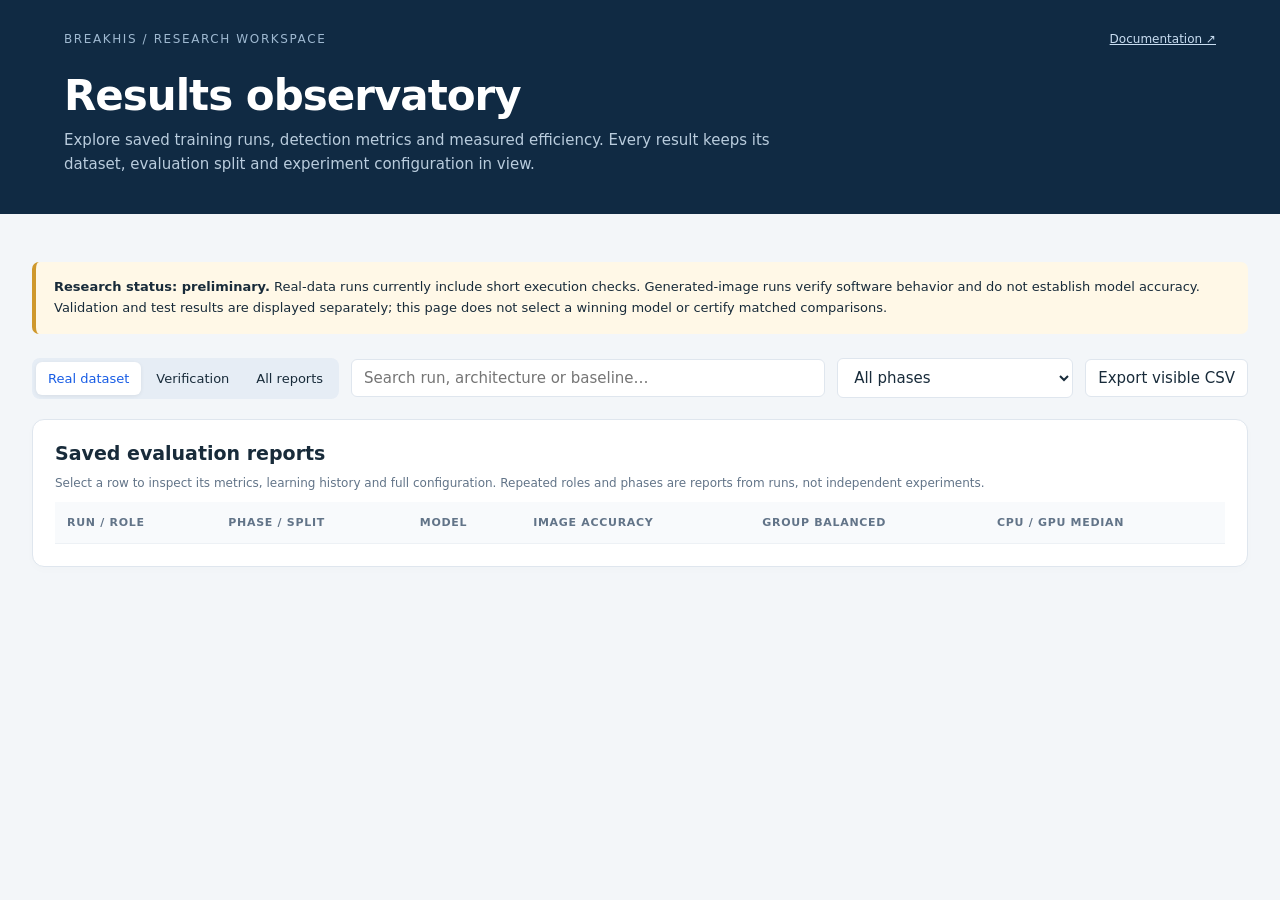
<file: tools/results_template.html>
<!doctype html>
<html lang="en"><head><meta charset="utf-8"><meta name="viewport" content="width=device-width,initial-scale=1"><title>BreaKHis · Results observatory</title>
<style>
:root{font-family:Segoe UI,system-ui,sans-serif;color:#182b3a;background:#f3f6f9;font-size:15px;--blue:#175ce5;--muted:#627488;--line:#dfE6ee}*{box-sizing:border-box}body{margin:0}header{background:#102a43;color:white;padding:32px max(5vw,24px) 38px;position:relative}nav{display:flex;justify-content:space-between;align-items:center;font-size:12px;letter-spacing:1.6px;color:#9fb9d1}nav a{color:#c9ddf1;letter-spacing:0}h1{font-size:clamp(28px,4vw,42px);margin:25px 0 8px;font-weight:650;letter-spacing:-1px}header p{color:#b9ccdd;max-width:760px;line-height:1.6;margin:0}main{max-width:1440px;margin:24px auto;padding:0 32px 48px}.summary{display:grid;grid-template-columns:repeat(4,1fr);gap:16px;margin:24px 0}.card,.panel{background:white;border:1px solid var(--line);border-radius:12px;padding:22px;box-shadow:0 3px 10px #102a4304}.card .number{font-size:30px;font-weight:650;margin:10px 0}.label,.subtle{color:var(--muted);font-size:12px}.notice{border-left:4px solid #cf982c;background:#fff8e7;padding:15px 18px;border-radius:7px;line-height:1.6;font-size:13px;margin-bottom:24px}.toolbar{display:flex;gap:12px;align-items:center;flex-wrap:wrap;margin:20px 0}.tabs{display:flex;background:#e6edf5;border-radius:8px;padding:4px;gap:3px}button,select,input{font:inherit;border-radius:6px;border:1px solid var(--line);background:white;padding:9px 12px;color:inherit}button{cursor:pointer}.tabs button{border:0;background:transparent;font-size:13px}.tabs button.active{background:white;color:var(--blue);box-shadow:0 1px 4px #0001}input{flex:1;min-width:180px}h2{font-size:19px;margin:0 0 7px}h3{font-size:14px;margin:0 0 20px}.scroll{overflow-x:auto}table{width:100%;border-collapse:collapse;text-align:left;font-size:13px}th{color:var(--muted);font-size:11px;text-transform:uppercase;letter-spacing:.7px;background:#f8fafc;white-space:nowrap}td,th{padding:14px 12px;border-bottom:1px solid #edf1f5}tbody tr{cursor:pointer}tbody tr:hover,tbody tr.selected{background:#eef5ff}td:first-child{max-width:275px;word-break:break-word}td small{display:block;color:var(--muted);margin-top:4px}.badge{display:inline-block;border-radius:5px;background:#e7eef9;color:#325880;padding:3px 7px;font-size:11px}.grid{display:grid;grid-template-columns:1.3fr 1fr;gap:20px;margin-top:20px}.barline{display:grid;grid-template-columns:160px 1fr 62px;gap:12px;align-items:center;margin:20px 0;font-size:13px}.track{height:10px;background:#edf1f6;border-radius:8px;overflow:hidden}.fill{height:100%;background:var(--blue);border-radius:8px}.metriclist{display:grid;grid-template-columns:1fr 1fr;gap:18px;margin:24px 0}.metriclist strong{display:block;font-size:21px;margin-top:6px}.matrix{display:grid;grid-template-columns:110px 1fr 1fr;gap:6px;max-width:430px;margin:20px 0;text-align:center}.cell{background:#eff4fa;padding:17px;border-radius:5px;font-size:22px;font-weight:600}.correct{background:#dff1ed;color:#156753}.axis{font-size:12px;color:var(--muted);padding:10px 2px}pre{background:#f7f9fc;padding:15px;overflow:auto;max-height:350px;font-size:12px;border-radius:7px;line-height:1.6}details{margin-top:20px}summary{cursor:pointer;color:var(--blue);font-size:13px}footer{font-size:12px;color:var(--muted);line-height:1.8;margin-top:24px}.empty{padding:35px;color:var(--muted);text-align:center}.run-title{overflow-wrap:anywhere;font-size:17px}a{color:var(--blue)}.spark{width:100%;height:160px}.legend{display:flex;gap:20px;font-size:12px;color:var(--muted)}@media(max-width:850px){main{padding:0 16px 30px}.summary{grid-template-columns:1fr 1fr}.grid{grid-template-columns:1fr}.barline{grid-template-columns:130px 1fr 58px}}@media print{header{background:white;color:black}header p{color:#333}.toolbar,nav a{display:none}.panel{break-inside:avoid}.scroll{overflow:visible}main{padding:0}.grid{display:block}}
</style></head><body>
<header><nav><span>BREAKHIS / RESEARCH WORKSPACE</span><a href="index.html">Documentation ↗</a></nav><h1>Results observatory</h1><p>Explore saved training runs, detection metrics and measured efficiency. Every result keeps its dataset, evaluation split and experiment configuration in view.</p></header>
<main><div class="summary" id="summary"></div><div class="notice"><b>Research status: preliminary.</b> Real-data runs currently include short execution checks. Generated-image runs verify software behavior and do not establish model accuracy. Validation and test results are displayed separately; this page does not select a winning model or certify matched comparisons.</div>
<div class="toolbar"><div class="tabs" aria-label="Dataset scope"><button class="active" data-scope="real">Real dataset</button><button data-scope="verification">Verification</button><button data-scope="all">All reports</button></div><input id="search" aria-label="Search runs" placeholder="Search run, architecture or baseline…"><select id="phase" aria-label="Evaluation phase"><option value="all">All phases</option><option value="development">Development · validation</option><option value="final">Final · test</option><option value="legacy">Legacy reports</option></select><button id="export">Export visible CSV</button></div>
<section class="panel"><h2>Saved evaluation reports</h2><p class="subtle">Select a row to inspect its metrics, learning history and full configuration. Repeated roles and phases are reports from runs, not independent experiments.</p><div class="scroll"><table><thead><tr><th>Run / role</th><th>Phase / split</th><th>Model</th><th>Image accuracy</th><th>Group balanced</th><th>CPU / GPU median</th></tr></thead><tbody id="rows"></tbody></table></div><div id="empty" class="empty" hidden>No saved reports match these filters.</div></section>
<div id="detail"></div><footer id="footer"></footer></main>
<script type="application/json" id="data">__RESULTS_DATA__</script>
<script>
'use strict';
const data=JSON.parse(document.getElementById('data').textContent),all=data.records;
const $=id=>document.getElementById(id),esc=x=>String(x??'—').replace(/[&<>"']/g,c=>({'&':'&amp;','<':'&lt;','>':'&gt;','"':'&quot;',"'":'&#39;'}[c]));
const num=x=>typeof x==='number'&&Number.isFinite(x),pct=(x,rate=false)=>num(x)?(x*(rate?100:1)).toFixed(2)+'%':'—';
let scope='real',selected=null,visible=[];
const unique=rows=>new Set(rows.map(x=>x.run)).size;
$('summary').innerHTML=[['Real-data runs',unique(all.filter(r=>r.category==='real')),'With saved evaluation reports'],['Verification runs',unique(all.filter(r=>r.category==='verification')),'Generated-image software checks'],['Evaluation reports',all.length,'Includes multiple roles and phases'],['Study conclusions','Pending','Full baseline study still required']].map(([l,n,s])=>`<div class="card"><div class="label">${l}</div><div class="number">${n}</div><div class="subtle">${s}</div></div>`).join('');
function render(){const query=$('search').value.toLowerCase();visible=all.filter(r=>(scope==='all'||r.category===scope)&&($('phase').value==='all'||r.phase===$('phase').value)&&[r.run,r.model,r.baseline,r.role].join(' ').toLowerCase().includes(query));if(!visible.some(r=>r.id===selected))selected=visible[0]?.id;
$('rows').innerHTML=visible.map(r=>`<tr data-id="${esc(r.id)}" tabindex="0" class="${r.id===selected?'selected':''}" aria-label="Inspect ${esc(r.run)} ${esc(r.role)}"><td><b>${esc(r.run)}</b><small>${esc(r.role)} · ${esc(r.baseline)}${r.ranking?' / '+esc(r.ranking):''}</small></td><td><span class="badge">${esc(r.phase)}</span><small>${esc(r.split)}</small></td><td>${esc(r.model)}<small>${esc(r.magnification)} · seed ${esc(r.seed)}</small></td><td>${pct(r.accuracy)}</td><td>${pct(r.group_balanced,true)}</td><td>${num(r.latency)?r.latency.toFixed(2)+' ms':'—'}<small>${esc(r.device)}</small></td></tr>`).join('');$('empty').hidden=visible.length>0;
for(const row of $('rows').querySelectorAll('tr')){const pick=()=>{selected=row.dataset.id;render()};row.onclick=pick;row.onkeydown=e=>{if(e.key==='Enter'||e.key===' '){e.preventDefault();pick()}}}detail(visible.find(r=>r.id===selected));}
function detail(r){if(!r){$('detail').innerHTML='';return}const bar=(label,value,rate=false,color='#175ce5')=>{const v=num(value)?value*(rate?100:1):null;return `<div class="barline"><span>${label}</span><div class="track"><div class="fill" style="width:${v===null?0:Math.min(100,Math.max(0,v))}%;background:${color}"></div></div><b>${pct(value,rate)}</b></div>`};
let matrix='<p class="subtle">No image confusion matrix saved.</p>';if(r.matrix?.length===2){matrix=`<p class="subtle">Rows: true class · Columns: predicted class</p><div class="matrix"><div></div>${r.classes.map(c=>`<div class="axis">${esc(c)}</div>`).join('')}${r.matrix.map((row,i)=>`<div class="axis">${esc(r.classes[i])}</div>`+row.map((v,j)=>`<div class="cell ${i===j?'correct':''}">${esc(v)}</div>`).join('')).join('')}</div>`}
const hist=r.history;let chart='<p class="subtle">No fitting history saved.</p>';if(hist.length){const lines=[['Training loss','training_loss','#175ce5'],['Validation loss','validation_loss','#dc8b35']];const vals=hist.flatMap(h=>lines.map(l=>h[l[1]])).filter(num),max=Math.max(...vals,0.01);chart=`<svg class="spark" viewBox="0 0 600 160" role="img" aria-label="Training and validation loss by saved epoch"><path d="M30 10V135H580" stroke="#dfe6ee" fill="none"/>${lines.map(([label,key,color])=>{const points=hist.map((h,i)=>num(h[key])?[30+i*550/Math.max(1,hist.length-1),130-h[key]/max*110]:null).filter(Boolean);return `<polyline points="${points.map(p=>p.join(',')).join(' ')}" fill="none" stroke="${color}" stroke-width="2"/>`+points.map(([x,y])=>`<circle cx="${x}" cy="${y}" r="3" fill="${color}"><title>${label}</title></circle>`).join('')}).join('')}<text x="30" y="155" font-size="11" fill="#627488">Saved fitting epochs → (${hist.length})</text></svg><div class="legend"><span style="color:#175ce5">● Training loss</span><span style="color:#dc8b35">● Validation loss</span></div>`;}
$('detail').innerHTML=`<div class="grid"><section class="panel"><div class="label">SELECTED REPORT · ${esc(r.category.toUpperCase())}</div><h2 class="run-title" style="margin-top:12px">${esc(r.run)}</h2><p class="subtle">${esc(r.role)} · ${esc(r.split)} · ${esc(r.magnification)} · ${esc(r.samples)} images / ${esc(r.groups)} groups</p>${bar('Image accuracy',r.accuracy)}${bar('Malignant sensitivity',r.sensitivity,true,'#209986')}${bar('Benign specificity',r.specificity,true,'#d58b32')}${bar('Group balanced acc.',r.group_balanced,true)}<p class="subtle">Sensitivity/specificity above are image-level. Group balanced accuracy averages group-level class recalls. Missing metrics stay blank.</p></section><section class="panel"><h3>Image confusion matrix</h3>${matrix}<p class="subtle">Counts are read directly from the saved report. Class order follows that report.</p></section></div><div class="grid"><section class="panel"><h3>Learning history</h3>${chart}<details><summary>Inspect saved epoch values</summary><pre>${esc(JSON.stringify(hist,null,2))}</pre></details></section><section class="panel"><h3>Measured efficiency & setup</h3><div class="metriclist"><div class="label">Median forward latency<strong>${num(r.latency)?r.latency.toFixed(2)+' ms':'—'}</strong></div><div class="label">Dense Conv/Linear MACs<strong>${num(r.macs)?(r.macs/1e9).toFixed(2)+' G':'—'}</strong></div><div class="label">Evaluation device<strong>${esc(r.device)}</strong></div><div class="label">Fitting seed<strong>${esc(r.seed)}</strong></div></div><p class="subtle">Resident forward timing excludes loading/preprocessing. Different devices, batches and sessions are separate measurement settings. Masked zeros do not shrink dense MACs.</p><details><summary>Inspect full experiment configuration</summary><pre>${esc(JSON.stringify(r.config,null,2))}</pre></details><details><summary>Source report</summary><pre>${esc(r.report)}</pre></details></section></div>`;
}
for(const b of document.querySelectorAll('[data-scope]'))b.onclick=()=>{scope=b.dataset.scope;for(const t of document.querySelectorAll('[data-scope]'))t.classList.toggle('active',t===b);render()};$('search').oninput=render;$('phase').onchange=render;
$('export').onclick=()=>{const keys=['run','category','phase','split','role','model','magnification','seed','accuracy','group_balanced','sensitivity','specificity','latency','device'];const quote=v=>'"'+String(v??'').replace(/"/g,'""')+'"';const csv=[keys,...visible.map(r=>keys.map(k=>r[k]))].map(row=>row.map(quote).join(',')).join('\r\n');const url=URL.createObjectURL(new Blob([csv],{type:'text/csv;charset=utf-8'})),a=document.createElement('a');a.href=url;a.download='breakhis-results.csv';a.click();setTimeout(()=>URL.revokeObjectURL(url),500);};
$('footer').textContent=`Snapshot generated ${data.generated}. Rebuild with: python tools/build_results.py. Reads saved reports only; does not train models, run inference or publish online. ${data.warnings.length} unreadable entries skipped. CSV group/sensitivity/specificity values are fractions; accuracy is percent.`;if(data.warnings.length){const d=document.createElement('details'),s=document.createElement('summary'),p=document.createElement('pre');s.textContent='Skipped report details';p.textContent=data.warnings.join('\n');d.append(s,p);$('footer').append(d)}render();
</script></body></html>
</file>
